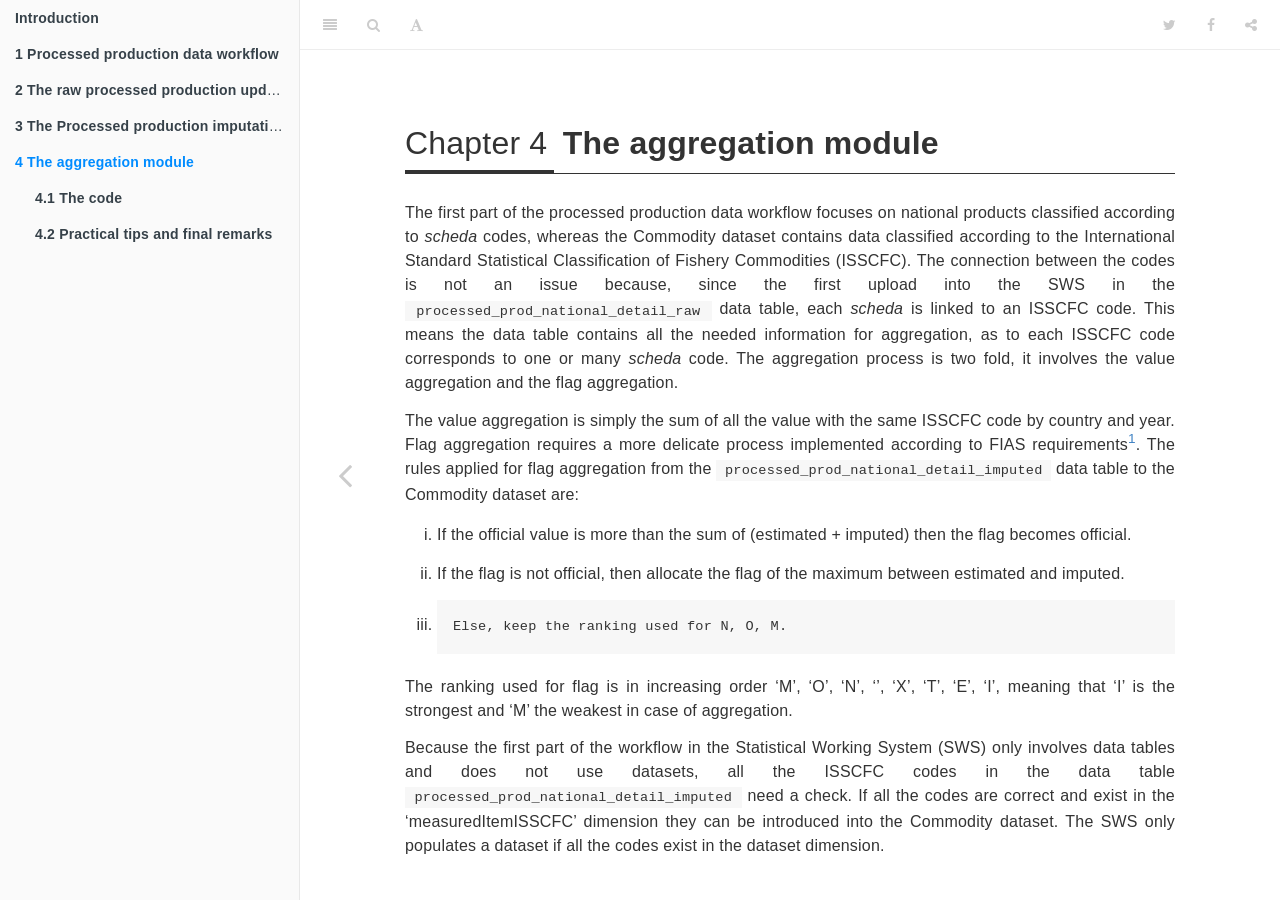
<file: docs/Aggregation.html>
<!DOCTYPE html>
<html >

<head>

  <meta charset="UTF-8">
  <meta http-equiv="X-UA-Compatible" content="IE=edge">
  <title>Migration of Fishery processed production Statistical Processes into the SWS</title>
  <meta content="text/html; charset=UTF-8" http-equiv="Content-Type">
  <meta name="description" content="This online book describes the migration of the statistical processes performed by the FAO Fisheries and Aquaculture Department into the Corporate Statistical Working System (SWS) for processed produciton data.">
  <meta name="generator" content="bookdown 0.3 and GitBook 2.6.7">

  <meta property="og:title" content="Migration of Fishery processed production Statistical Processes into the SWS" />
  <meta property="og:type" content="book" />
  
  
  <meta property="og:description" content="This online book describes the migration of the statistical processes performed by the FAO Fisheries and Aquaculture Department into the Corporate Statistical Working System (SWS) for processed produciton data." />
  

  <meta name="twitter:card" content="summary" />
  <meta name="twitter:title" content="Migration of Fishery processed production Statistical Processes into the SWS" />
  
  <meta name="twitter:description" content="This online book describes the migration of the statistical processes performed by the FAO Fisheries and Aquaculture Department into the Corporate Statistical Working System (SWS) for processed produciton data." />
  

<meta name="author" content="Charlotte Taglioni (Statistician, ESSD - Methodological Innovation Team)">


<meta name="date" content="2020-10-21">

  <meta name="viewport" content="width=device-width, initial-scale=1">
  <meta name="apple-mobile-web-app-capable" content="yes">
  <meta name="apple-mobile-web-app-status-bar-style" content="black">
  
  
<link rel="prev" href="ProcProdcode.html">


<script src="libs/jquery-2.2.3/jquery.min.js"></script>
<link href="libs/gitbook-2.6.7/css/style.css" rel="stylesheet" />
<link href="libs/gitbook-2.6.7/css/plugin-bookdown.css" rel="stylesheet" />
<link href="libs/gitbook-2.6.7/css/plugin-highlight.css" rel="stylesheet" />
<link href="libs/gitbook-2.6.7/css/plugin-search.css" rel="stylesheet" />
<link href="libs/gitbook-2.6.7/css/plugin-fontsettings.css" rel="stylesheet" />










<link rel="stylesheet" href="ess.css" type="text/css" />
</head>

<body>


  <div class="book without-animation with-summary font-size-2 font-family-1" data-basepath=".">

    <div class="book-summary">
      <nav role="navigation">

<ul class="summary">
<li><a href="index.html#introduction"><strong>Introduction</strong></a></li>
<li class="chapter" data-level="1" data-path="ProcProd.html"><a href="ProcProd.html"><i class="fa fa-check"></i><b>1</b> <strong>Processed production data workflow</strong></a></li>
<li class="chapter" data-level="2" data-path="Rawcode.html"><a href="Rawcode.html"><i class="fa fa-check"></i><b>2</b> <strong>The raw processed production update R code</strong></a></li>
<li class="chapter" data-level="3" data-path="ProcProdcode.html"><a href="ProcProdcode.html"><i class="fa fa-check"></i><b>3</b> <strong>The Processed production imputation Shiny R code</strong></a></li>
<li class="chapter" data-level="4" data-path="Aggregation.html"><a href="Aggregation.html"><i class="fa fa-check"></i><b>4</b> <strong>The aggregation module</strong></a><ul>
<li class="chapter" data-level="4.1" data-path="Aggregation.html"><a href="Aggregation.html#the-code"><i class="fa fa-check"></i><b>4.1</b> <strong>The code</strong></a></li>
<li class="chapter" data-level="4.2" data-path="Aggregation.html"><a href="Aggregation.html#practical-tips-and-final-remarks"><i class="fa fa-check"></i><b>4.2</b> <strong>Practical tips and final remarks</strong></a></li>
</ul></li>
</ul>

      </nav>
    </div>

    <div class="book-body">
      <div class="body-inner">
        <div class="book-header" role="navigation">
          <h1>
            <i class="fa fa-circle-o-notch fa-spin"></i><a href="./">Migration of Fishery processed production Statistical Processes into the SWS</a>
          </h1>
        </div>

        <div class="page-wrapper" tabindex="-1" role="main">
          <div class="page-inner">

            <section class="normal" id="section-">
<div id="Aggregation" class="section level1">
<h1><span class="header-section-number">Chapter 4</span> <strong>The aggregation module</strong></h1>
<p>The first part of the processed production data workflow focuses on national products classified according to <em>scheda</em> codes, whereas the Commodity dataset contains data classified according to the International Standard Statistical Classification of Fishery Commodities (ISSCFC). The connection between the codes is not an issue because, since the first upload into the SWS in the <code>processed_prod_national_detail_raw</code> data table, each <em>scheda</em> is linked to an ISSCFC code. This means the data table contains all the needed information for aggregation, as to each ISSCFC code corresponds to one or many <em>scheda</em> code. The aggregation process is two fold, it involves the value aggregation and the flag aggregation.</p>
<p>The value aggregation is simply the sum of all the value with the same ISSCFC code by country and year. Flag aggregation requires a more delicate process implemented according to FIAS requirements<a href="#fn1" class="footnoteRef" id="fnref1"><sup>1</sup></a>. The rules applied for flag aggregation from the <code>processed_prod_national_detail_imputed</code> data table to the Commodity dataset are:</p>
<ol style="list-style-type: lower-roman">
<li><p>If the official value is more than the sum of (estimated + imputed) then the flag becomes official.</p></li>
<li><p>If the flag is not official, then allocate the flag of the maximum between estimated and imputed.</p></li>
<li><pre><code>Else, keep the ranking used for N, O, M.</code></pre></li>
</ol>
<p>The ranking used for flag is in increasing order ‘M’, ‘O’, ‘N’, ‘’, ‘X’, ‘T’, ‘E’, ‘I’, meaning that ‘I’ is the strongest and ‘M’ the weakest in case of aggregation.</p>
<p>Because the first part of the workflow in the Statistical Working System (SWS) only involves data tables and does not use datasets, all the ISSCFC codes in the data table <code>processed_prod_national_detail_imputed</code> need a check. If all the codes are correct and exist in the ‘measuredItemISSCFC’ dimension they can be introduced into the Commodity dataset. The SWS only populates a dataset if all the codes exist in the dataset dimension.</p>
<div id="the-code" class="section level2">
<h2><span class="header-section-number">4.1</span> <strong>The code</strong></h2>
<p>The aggregation plugin ‘<code>fi_ProcProd2CommodityDB</code>’ can be applied to a session or to the whole dataset. The parameters at the beginning of the process enable the user to choose between session country(ies) or all countries and between session years or all years.</p>
<pre><code>##&#39; # National processed production aggregation process for the Fishery commodity database
##&#39;
##&#39; **Author: Charlotte Taglioni**
##&#39;
##&#39; **Description:**
##&#39;
##&#39; This module is designed to aggregate processed production
##&#39; products classified at national level into the ISSCFC.
##&#39; 
##&#39; **Inputs:**
##&#39;
##&#39; * Processed prodution datable: processed_prod_national_detail_imputed


## Load the library
suppressMessages({
  library(faosws)
#  library(faoswsUtil)
  library(data.table)
})

# Token QA
if(CheckDebug()){
  
  library(faoswsModules)
  SETTINGS = ReadSettings(&quot;sws.yml&quot;)
  
  ## If you&#39;re not on the system, your settings will overwrite any others
  R_SWS_SHARE_PATH = SETTINGS[[&quot;share&quot;]]
  
  ## Define where your certificates are stored
  SetClientFiles(SETTINGS[[&quot;certdir&quot;]])
  
  ## Get session information from SWS. Token must be obtained from web interface
  GetTestEnvironment(baseUrl = SETTINGS[[&quot;server&quot;]],
                     token = SETTINGS[[&quot;token&quot;]])
  
}

#-- Parameters ----

dataInterest &lt;- swsContext.computationParams$dataInterest
yearInterest &lt;- swsContext.computationParams$yearInterest

if(is.null(dataInterest) | is.na(dataInterest)){
  stop(&#39;Please choose the data of interest.&#39;)
}

if(is.null(yearInterest) | is.na(yearInterest)){
  stop(&#39;Please choose the year(s) of interest.&#39;)
}

#-- Processed production loading ----

if(dataInterest == &#39;Selected country/ies and year(s)&#39; &amp; yearInterest == &#39;session&#39;){
# country &lt;- swsContext.computationParams$country
# start and end year for standardization come from user parameters
country &lt;- paste(&quot;&#39;&quot;,swsContext.datasets[[1]]@dimensions$geographicAreaM49_fi@keys, collapse = &quot;,&quot;, &quot;&#39;&quot;)
country &lt;- gsub(&quot; &quot;, &quot;&quot;, country)
yearVals &lt;- swsContext.datasets[[1]]@dimensions$timePointYears@keys
where &lt;- paste(&quot;geographicaream49_fi in (&quot;, country, &quot;)&quot;, sep = &quot;&quot;)
procprod &lt;- ReadDatatable(&#39;processed_prod_national_detail_imputed&#39;, where = where)
procprod &lt;- procprod[timepointyears %in% as.character(yearVals), ]

} else if(dataInterest == &#39;All countries&#39; &amp; yearInterest == &#39;session&#39;){
  
  yearVals &lt;- swsContext.datasets[[1]]@dimensions$timePointYears@keys
  procprod &lt;- ReadDatatable(&#39;processed_prod_national_detail_imputed&#39;)
  procprod &lt;- procprod[timepointyears %in% as.character(yearVals), ]
  
}else if(dataInterest == &#39;Selected country and years&#39; &amp; yearInterest == &#39;all&#39;){
  
  country &lt;- paste(&quot;&#39;&quot;,swsContext.datasets[[1]]@dimensions$geographicAreaM49_fi@keys, collapse = &quot;,&quot;, &quot;&#39;&quot;)
  country &lt;- gsub(&quot; &quot;, &quot;&quot;, country)
  where &lt;- paste(&quot;geographicaream49_fi in (&quot;, country, &quot;)&quot;, sep = &quot;&quot;)
  procprod &lt;- ReadDatatable(&#39;processed_prod_national_detail_imputed&#39;, where = where)
  
} else {
  
  procprod &lt;- ReadDatatable(&#39;processed_prod_national_detail_imputed&#39;)
  
}


# Delete unnecessary columns
procprod &lt;- procprod[ , c(&quot;nationalquantity&quot;, &quot;nationalquantityunit&quot;,
                          &quot;id_isscfc&quot;, &quot;nationalcode&quot;, &quot;nationaldescription&quot;, &quot;remarks&quot;, 
                          &quot;id_nationalcode&quot;, &quot;measureditemnational&quot;) := NULL]

# set names according to the commodity dataset
setnames(procprod, c(&quot;geographicaream49_fi&quot;, &quot;measuredelement&quot;, &quot;timepointyears&quot;,
                     &quot;measureditemisscfc&quot;, &quot;quantitymt&quot;, &quot;flagobservationstatus&quot;,
                     &quot;flagmethod&quot;, &quot;approach&quot;), 
         c(&quot;geographicAreaM49_fi&quot;, &quot;measuredElement&quot;, &quot;timePointYears&quot;,
           &quot;measuredItemISSCFC&quot;, &quot;Value&quot;, &quot;flagObservationStatus&quot;,
           &quot;flagMethod&quot;, &quot;approach&quot;))

message(&#39;fi_ProcProd2CommodityDB: Processed production datat loaded&#39;)</code></pre>
<p>Once the parameters have been selected and the data loaded, all the columns that do not correspond to a dimension of the Commodity dataset are dropped. The ISSCFC codes check is performed and data aggregation process starts.</p>
<pre><code># Take columns of interest
dataFile &lt;- procprod[ , .(geographicAreaM49_fi, measuredElement, timePointYears, 
                          measuredItemISSCFC, Value, flagObservationStatus, flagMethod)]

# Get the dimension 
isscfc &lt;- GetCodeList(domain = &#39;FisheriesCommodities&#39;, dataset = &#39;commodities_total&#39;,
                      dimension = &#39;measuredItemISSCFC&#39;)[ , code]

# Check all ISSCFC codes belong to the dimension &#39;measuredItemISSCFC&#39;
if(!all(dataFile$measuredItemISSCFC %in% isscfc)){
  stop(paste0(&#39;Code(s):&#39;, dataFile[!measuredItemISSCFC %in% isscfc], &#39;do(es) not belong to the measuredItemISSCFC dimension.&#39;))
}

dataFile$Value &lt;- as.numeric(dataFile$Value)</code></pre>
<p>Data values are aggregated first according to country, element, year, ISSCFC and flag (<code>dataFilebyflag</code>) and then without considering flags and assigning by default the strongest flag (<code>dataFilebyISSCFC</code>).</p>
<pre><code># Take all values by flag to impute the right observetion flag
dataFilebyflag &lt;- dataFile[ , list(Value = sum(Value, na.rm = TRUE)), by = c(&quot;geographicAreaM49_fi&quot;, &quot;measuredElement&quot;, 
                                                                             &quot;timePointYears&quot;, &quot;measuredItemISSCFC&quot;, 
                                                                             &quot;flagObservationStatus&quot;)]

dataFile$flagObservationStatus &lt;- ifelse(is.na(dataFile$flagObservationStatus), &#39; &#39;, dataFile$flagObservationStatus)
dataFile$flagObservationStatus &lt;- factor(dataFile$flagObservationStatus, 
                                         levels = c(&#39;M&#39;, &#39;O&#39;, &#39;N&#39;, &#39; &#39;, &#39;X&#39;, &#39;T&#39;, &#39;E&#39;, &#39;I&#39;), 
                                         ordered = TRUE)

# Calculate total value by ISSCFC
dataFilebyISSCFC &lt;- dataFile[ , list(Value = sum(Value, na.rm = TRUE),
                                     flagObservationStatus = max(flagObservationStatus)), by = c(&quot;geographicAreaM49_fi&quot;, &quot;measuredElement&quot;, 
                                                                               &quot;timePointYears&quot;, &quot;measuredItemISSCFC&quot;)]
dataFilebyISSCFC[is.na(flagObservationStatus) , flagObservationStatus := &#39; &#39;]

# Compare data by ISSCFC and Flags with data only by ISSCFC
mergedFile &lt;- merge(dataFilebyflag, dataFilebyISSCFC, by = c(&quot;geographicAreaM49_fi&quot;, &quot;measuredElement&quot;, 
                                             &quot;timePointYears&quot;, &quot;measuredItemISSCFC&quot;),
      suffixes = c(&quot;_byflag&quot;, &quot;_total&quot;), all=TRUE)</code></pre>
<p>The comparison between the two aggregations is based on the ratio between the value aggregated by flag and the value aggregated only by ISSCFC. If the ratio is higher than <span class="math inline">\(50\%\)</span>, the flag corresponding to the higher value is assigned, replacing the previous one assigned according to the defined order. The flag method assigned by default is ‘-’; if the value is official (flagObservationStatus = ‘’) then the method flag is a sum ’s’ as it should be since they are values resulting from an aggregation; if the value was estimated (flagObservationStatus = ‘E’) the method flag is ‘f’; if the value is missing (flagObservationStatus = ‘O’ or ‘M’) then the method flag is kept as ‘-’.</p>
<pre><code># Calculate ratio
mergedFile[ , ratio := Value_byflag/Value_total]
mergedFile[ , ratiocheck := sum(ratio, na.rm = TRUE), by = c(&quot;geographicAreaM49_fi&quot;, &quot;measuredElement&quot;, 
                                                             &quot;timePointYears&quot;, &quot;measuredItemISSCFC&quot;)]
all(mergedFile$ratiocheck %in% c(0,1))

# If ratio over 0.5 then flag is the flag having more than 50% of data, other wise is the normal hierarchy that wins
mergedFile[!is.na(ratio) &amp; ratio &gt; 0.5 &amp; flagObservationStatus_total != flagObservationStatus_byflag, flagObservationStatus_total := flagObservationStatus_byflag]

# flag method assigned consequently, i.e. flag combinations are: ( , -), (E, f), (O, -) or (M, -)
mergedFile[ , flagMethod := &#39;-&#39;]
mergedFile[flagObservationStatus_total == &#39; &#39;, flagMethod := &#39;s&#39;]
mergedFile[flagObservationStatus_total == &#39;E&#39;, flagMethod := &#39;f&#39;]
mergedFile[flagObservationStatus_total %in% c(&#39;O&#39;, &#39;M&#39;), flagMethod := &#39;-&#39;]</code></pre>
<p>Data are eventually prepared to fit the Commodity dataset requirements along with metadata. Metadata collect the information contained in the ‘approach’ column of the data table so that, even in the Commodity dataset, the user has information about how the data have been estimated.</p>
<pre><code># Data reshape
mergedFile[ , c(&quot;flagObservationStatus_byflag&quot;, &quot;Value_byflag&quot;, &quot;ratio&quot;, &quot;ratiocheck&quot;) := NULL]
setnames(mergedFile, c(&quot;Value_total&quot;, &quot;flagObservationStatus_total&quot;), c(&quot;Value&quot;, &quot;flagObservationStatus&quot;))
mergedFile$flagObservationStatus &lt;- as.character(mergedFile$flagObservationStatus)
mergedFile[flagObservationStatus == &quot; &quot;, flagObservationStatus := &quot;&quot;]
setkey(mergedFile, geographicAreaM49_fi, measuredElement, timePointYears, measuredItemISSCFC, Value, flagObservationStatus)

# File to save ready
data2save &lt;- mergedFile[!duplicated(mergedFile)]
message(&#39;fi_ProcProd2CommodityDB: Data ready.&#39;)

#-- Metadata ----

# Approach used goes in the metadata
metadataFile &lt;- procprod[ , .(geographicAreaM49_fi, measuredElement, timePointYears, 
                              measuredItemISSCFC, approach)]
setkey(metadataFile)
metadataFile &lt;- unique(metadataFile)

# Message
metadataFilePresent &lt;- metadataFile[!is.na(approach) , list(approach = paste(approach, collapse = &#39;, &#39;)),
                                     by = c(&quot;geographicAreaM49_fi&quot;, &quot;measuredElement&quot;,
                                            &quot;timePointYears&quot;,&quot;measuredItemISSCFC&quot;)]
setnames(metadataFilePresent, &#39;approach&#39;, &#39;Metadata_Value&#39;)

# Metadata structure
metadata2save &lt;- metadataFilePresent[, `:=` (Metadata = &#39;GENERAL&#39;,
                                       Metadata_Element = &#39;COMMENT&#39;,
                                       Metadata_Language = &#39;en&#39;)]

message(&#39;fi_ProcProd2CommodityDB: Metadata ready.&#39;)

save &lt;- SaveData(domain = &quot;FisheriesCommodities&quot;, dataset = &#39;commodities_total&#39;, 
                 data = data2save, metadata = metadata2save, waitTimeout = 100000)

paste0(&quot;ISSCFC commodity aggregation completed successfully!!! &quot;,
       save$inserted, &quot; observations written, &quot;,
       save$ignored, &quot; weren&#39;t updated, &quot;,
       save$discarded, &quot; had problems.&quot;)

## Initiate email
from = &quot;sws@fao.org&quot;
to = swsContext.userEmail
subject = &quot;Commodity dataset aggregation&quot;
body = paste0(&quot;Data have been properly aggrergated from the source datatable. There have been: &quot;, 
              save$inserted, &quot; observations written, &quot;,
              save$ignored, &quot; weren&#39;t updated, &quot;,
              save$discarded, &quot; had problems.&quot;)


sendmail(from = from, to = to, subject = subject, msg = body)

paste0(&quot;ISSCFC commodity aggregation completed successfully!!! &quot;,
       save$inserted, &quot; observations written, &quot;,
       save$ignored, &quot; weren&#39;t updated, &quot;,
       save$discarded, &quot; had problems. 
       Plugin has sent an email to &quot;, swsContext.userEmail)
</code></pre>
<p>The last part of the plugin sends an email to the user and reporting the number of values written, updated or discarded in the Commodity dataset.</p>
</div>
<div id="practical-tips-and-final-remarks" class="section level2">
<h2><span class="header-section-number">4.2</span> <strong>Practical tips and final remarks</strong></h2>
<p>The first step is the Commodity dataset query figures <a href="Aggregation.html#fig:query">4.1</a> and <a href="Aggregation.html#fig:query2">4.2</a>.</p>
<div class="figure"><span id="fig:query"></span>
<img src="img/query.PNG" alt=" Commodity dataset query." width="100%" />
<p class="caption">
Figure 4.1:  Commodity dataset query.
</p>
</div>
<div class="figure"><span id="fig:query2"></span>
<img src="img/query2.PNG" alt=" Commodity dataset query. Choosing dataset and dimensions" width="100%" />
<p class="caption">
Figure 4.2:  Commodity dataset query. Choosing dataset and dimensions
</p>
</div>
<p>Once the session is open the plugin can be run selecting the ‘Run plugin button’ (figure <a href="Aggregation.html#fig:run">4.3</a>), choosing the ‘fi_ProcProd2CommodityDB’ plugin (figure <a href="Aggregation.html#fig:plugin">4.4</a>) and selecting the parameters (figure <a href="Aggregation.html#fig:parameters">4.5</a>)</p>
<div class="figure"><span id="fig:run"></span>
<img src="img/run.PNG" alt=" Run plugin" width="100%" />
<p class="caption">
Figure 4.3:  Run plugin
</p>
</div>
<div class="figure"><span id="fig:plugin"></span>
<img src="img/plugin.PNG" alt=" Selecting the fi_ProcProd2CommodityDB plugin." width="100%" />
<p class="caption">
Figure 4.4:  Selecting the fi_ProcProd2CommodityDB plugin.
</p>
</div>
<div class="figure"><span id="fig:parameters"></span>
<img src="img/parameters.png" alt=" Selecting parameters and running the plugin." width="100%" />
<p class="caption">
Figure 4.5:  Selecting parameters and running the plugin.
</p>
</div>
<p>After the plugin has run data have to be saved (‘Save to dataset’ button) and the Commodity dataset is complete with both processed production and trade data (the workflow requires trade data to be validated, aggregated and saved into the Commodity dataset before starting the processed production data process). Once the processed production data have been aggregated and saved into the Commodity dataset the process is complete and all the data are ready for use.</p>

</div>
</div>






<div class="footnotes">
<hr />
<ol start="1">
<li id="fn1"><p>Email of August 8, 2019<a href="Aggregation.html#fnref1">↩</a></p></li>
</ol>
</div>
            </section>

          </div>
        </div>
      </div>
<a href="ProcProdcode.html" class="navigation navigation-prev navigation-unique" aria-label="Previous page"><i class="fa fa-angle-left"></i></a>


<script src="libs/gitbook-2.6.7/js/app.min.js"></script>
<script src="libs/gitbook-2.6.7/js/lunr.js"></script>
<script src="libs/gitbook-2.6.7/js/plugin-search.js"></script>
<script src="libs/gitbook-2.6.7/js/plugin-sharing.js"></script>
<script src="libs/gitbook-2.6.7/js/plugin-fontsettings.js"></script>
<script src="libs/gitbook-2.6.7/js/plugin-bookdown.js"></script>
<script src="libs/gitbook-2.6.7/js/jquery.highlight.js"></script>
<script>
require(["gitbook"], function(gitbook) {
gitbook.start({
"sharing": {
"github": false,
"facebook": true,
"twitter": true,
"google": false,
"weibo": false,
"instapper": false,
"vk": false,
"all": ["facebook", "google", "twitter", "weibo", "instapaper"]
},
"fontsettings": {
"theme": "white",
"family": "sans",
"size": 2
},
"edit": {
"link": null,
"text": null
},
"download": null,
"toc": {
"collapse": "subsection"
}
});
});
</script>

<!-- dynamically load mathjax for compatibility with self-contained -->
<script>
  (function () {
    var script = document.createElement("script");
    script.type = "text/javascript";
    script.src  = "https://cdn.mathjax.org/mathjax/latest/MathJax.js?config=TeX-AMS-MML_HTMLorMML";
    if (location.protocol !== "file:" && /^https?:/.test(script.src))
      script.src  = script.src.replace(/^https?:/, '');
    document.getElementsByTagName("head")[0].appendChild(script);
  })();
</script>
</body>

</html>
</file>
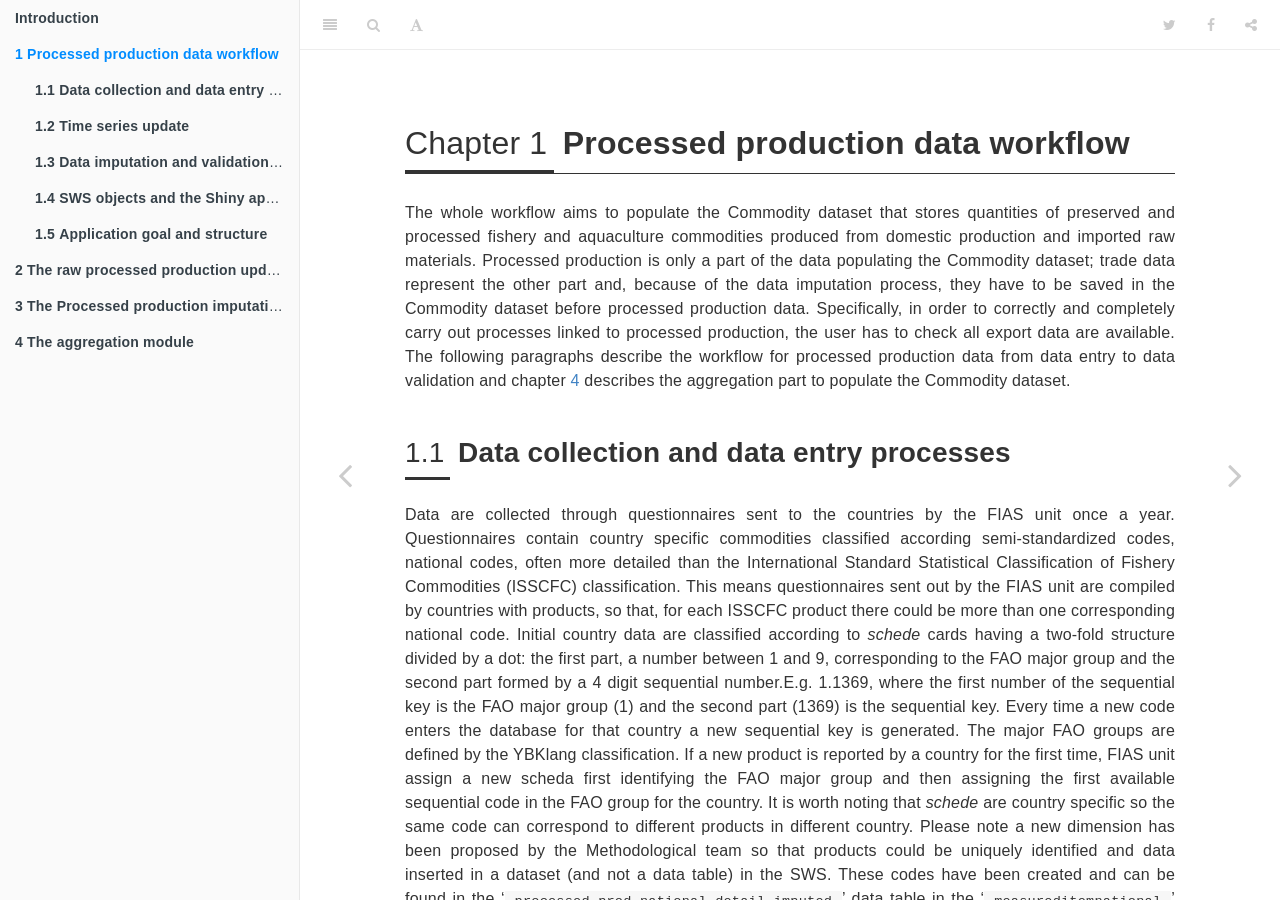
<file: docs/ProcProd.html>
<!DOCTYPE html>
<html >

<head>

  <meta charset="UTF-8">
  <meta http-equiv="X-UA-Compatible" content="IE=edge">
  <title>Migration of Fishery processed production Statistical Processes into the SWS</title>
  <meta content="text/html; charset=UTF-8" http-equiv="Content-Type">
  <meta name="description" content="This online book describes the migration of the statistical processes performed by the FAO Fisheries and Aquaculture Department into the Corporate Statistical Working System (SWS) for processed produciton data.">
  <meta name="generator" content="bookdown 0.3 and GitBook 2.6.7">

  <meta property="og:title" content="Migration of Fishery processed production Statistical Processes into the SWS" />
  <meta property="og:type" content="book" />
  
  
  <meta property="og:description" content="This online book describes the migration of the statistical processes performed by the FAO Fisheries and Aquaculture Department into the Corporate Statistical Working System (SWS) for processed produciton data." />
  

  <meta name="twitter:card" content="summary" />
  <meta name="twitter:title" content="Migration of Fishery processed production Statistical Processes into the SWS" />
  
  <meta name="twitter:description" content="This online book describes the migration of the statistical processes performed by the FAO Fisheries and Aquaculture Department into the Corporate Statistical Working System (SWS) for processed produciton data." />
  

<meta name="author" content="Charlotte Taglioni (Statistician, ESSD - Methodological Innovation Team)">


<meta name="date" content="2020-10-21">

  <meta name="viewport" content="width=device-width, initial-scale=1">
  <meta name="apple-mobile-web-app-capable" content="yes">
  <meta name="apple-mobile-web-app-status-bar-style" content="black">
  
  
<link rel="prev" href="index.html">
<link rel="next" href="Rawcode.html">

<script src="libs/jquery-2.2.3/jquery.min.js"></script>
<link href="libs/gitbook-2.6.7/css/style.css" rel="stylesheet" />
<link href="libs/gitbook-2.6.7/css/plugin-bookdown.css" rel="stylesheet" />
<link href="libs/gitbook-2.6.7/css/plugin-highlight.css" rel="stylesheet" />
<link href="libs/gitbook-2.6.7/css/plugin-search.css" rel="stylesheet" />
<link href="libs/gitbook-2.6.7/css/plugin-fontsettings.css" rel="stylesheet" />










<link rel="stylesheet" href="ess.css" type="text/css" />
</head>

<body>


  <div class="book without-animation with-summary font-size-2 font-family-1" data-basepath=".">

    <div class="book-summary">
      <nav role="navigation">

<ul class="summary">
<li><a href="index.html#introduction"><strong>Introduction</strong></a></li>
<li class="chapter" data-level="1" data-path="ProcProd.html"><a href="ProcProd.html"><i class="fa fa-check"></i><b>1</b> <strong>Processed production data workflow</strong></a><ul>
<li class="chapter" data-level="1.1" data-path="ProcProd.html"><a href="ProcProd.html#data-collection-and-data-entry-processes"><i class="fa fa-check"></i><b>1.1</b> <strong>Data collection and data entry processes</strong></a></li>
<li class="chapter" data-level="1.2" data-path="ProcProd.html"><a href="ProcProd.html#time-series-update"><i class="fa fa-check"></i><b>1.2</b> <strong>Time series update </strong></a></li>
<li class="chapter" data-level="1.3" data-path="ProcProd.html"><a href="ProcProd.html#shiny"><i class="fa fa-check"></i><b>1.3</b> <strong>Data imputation and validation processes</strong></a><ul>
<li class="chapter" data-level="1.3.1" data-path="ProcProd.html"><a href="ProcProd.html#export-approach"><i class="fa fa-check"></i><b>1.3.1</b> Export approach</a></li>
<li class="chapter" data-level="1.3.2" data-path="ProcProd.html"><a href="ProcProd.html#primary-production-approach"><i class="fa fa-check"></i><b>1.3.2</b> Primary production approach</a></li>
<li class="chapter" data-level="1.3.3" data-path="ProcProd.html"><a href="ProcProd.html#ensemble-method-approach"><i class="fa fa-check"></i><b>1.3.3</b> Ensemble method approach</a></li>
</ul></li>
<li class="chapter" data-level="1.4" data-path="ProcProd.html"><a href="ProcProd.html#sws-objects-and-the-shiny-application"><i class="fa fa-check"></i><b>1.4</b> <strong>SWS objects and the Shiny application</strong></a><ul>
<li class="chapter" data-level="1.4.1" data-path="ProcProd.html"><a href="ProcProd.html#datatables"><i class="fa fa-check"></i><b>1.4.1</b> Datatables</a></li>
</ul></li>
<li class="chapter" data-level="1.5" data-path="ProcProd.html"><a href="ProcProd.html#application-goal-and-structure"><i class="fa fa-check"></i><b>1.5</b> <strong>Application goal and structure</strong></a><ul>
<li class="chapter" data-level="1.5.1" data-path="ProcProd.html"><a href="ProcProd.html#national-mapping-tab"><i class="fa fa-check"></i><b>1.5.1</b> National mapping tab</a></li>
<li class="chapter" data-level="1.5.2" data-path="ProcProd.html"><a href="ProcProd.html#export-approach-tab"><i class="fa fa-check"></i><b>1.5.2</b> Export approach tab</a></li>
<li class="chapter" data-level="1.5.3" data-path="ProcProd.html"><a href="ProcProd.html#primary-prod.-approach-tab"><i class="fa fa-check"></i><b>1.5.3</b> Primary Prod. approach tab</a></li>
<li class="chapter" data-level="1.5.4" data-path="ProcProd.html"><a href="ProcProd.html#summary-and-check-mappings-tabs"><i class="fa fa-check"></i><b>1.5.4</b> Summary and check mappings tabs</a></li>
</ul></li>
</ul></li>
<li class="chapter" data-level="2" data-path="Rawcode.html"><a href="Rawcode.html"><i class="fa fa-check"></i><b>2</b> <strong>The raw processed production update R code</strong></a></li>
<li class="chapter" data-level="3" data-path="ProcProdcode.html"><a href="ProcProdcode.html"><i class="fa fa-check"></i><b>3</b> <strong>The Processed production imputation Shiny R code</strong></a></li>
<li class="chapter" data-level="4" data-path="Aggregation.html"><a href="Aggregation.html"><i class="fa fa-check"></i><b>4</b> <strong>The aggregation module</strong></a></li>
</ul>

      </nav>
    </div>

    <div class="book-body">
      <div class="body-inner">
        <div class="book-header" role="navigation">
          <h1>
            <i class="fa fa-circle-o-notch fa-spin"></i><a href="./">Migration of Fishery processed production Statistical Processes into the SWS</a>
          </h1>
        </div>

        <div class="page-wrapper" tabindex="-1" role="main">
          <div class="page-inner">

            <section class="normal" id="section-">
<div id="ProcProd" class="section level1">
<h1><span class="header-section-number">Chapter 1</span> <strong>Processed production data workflow</strong></h1>
<p>The whole workflow aims to populate the Commodity dataset that stores quantities of preserved and processed fishery and aquaculture commodities produced from domestic production and imported raw materials. Processed production is only a part of the data populating the Commodity dataset; trade data represent the other part and, because of the data imputation process, they have to be saved in the Commodity dataset before processed production data. Specifically, in order to correctly and completely carry out processes linked to processed production, the user has to check all export data are available. The following paragraphs describe the workflow for processed production data from data entry to data validation and chapter <a href="Aggregation.html#Aggregation">4</a> describes the aggregation part to populate the Commodity dataset.</p>
<div id="data-collection-and-data-entry-processes" class="section level2">
<h2><span class="header-section-number">1.1</span> <strong>Data collection and data entry processes</strong></h2>
<p>Data are collected through questionnaires sent to the countries by the FIAS unit once a year. Questionnaires contain country specific commodities classified according semi-standardized codes, national codes, often more detailed than the International Standard Statistical Classification of Fishery Commodities (ISSCFC) classification. This means questionnaires sent out by the FIAS unit are compiled by countries with products, so that, for each ISSCFC product there could be more than one corresponding national code. Initial country data are classified according to <em>schede</em> cards having a two-fold structure divided by a dot: the first part, a number between 1 and 9, corresponding to the FAO major group and the second part formed by a 4 digit sequential number.E.g. 1.1369, where the first number of the sequential key is the FAO major group (1) and the second part (1369) is the sequential key. Every time a new code enters the database for that country a new sequential key is generated. The major FAO groups are defined by the YBKlang classification. If a new product is reported by a country for the first time, FIAS unit assign a new scheda first identifying the FAO major group and then assigning the first available sequential code in the FAO group for the country. It is worth noting that <em>schede</em> are country specific so the same code can correspond to different products in different country. Please note a new dimension has been proposed by the Methodological team so that products could be uniquely identified and data inserted in a dataset (and not a data table) in the SWS. These codes have been created and can be found in the ‘<code>processed_prod_national_detail_imputed</code>’ data table in the ‘<code>measureditemnational</code>’ column. This new dimension would avoid errors and inconsistencies that are more difficult to spot in a data table.</p>
<p>Once the questionnaires have been collected and <em>schede</em> assigned to all products, processed production data are gathered and uploaded into the Statistical Working System (SWS) in the ‘<code>processed_prod_national_detail_quest</code>’ data table. Figure <a href="ProcProd.html#fig:preWF">1.1</a> show the process performed by FIAS unit from the questionnaire receipt until the upload in the SWS. The data are first received by FIAS unit, the missing <em>schede</em> are assigned and data uploaded into the SWS.</p>
<div class="figure"><span id="fig:preWF"></span>
<img src="img/PrProdQuest.png" alt=" Workflow from data colletion to data entry on SWS." width="100%" />
<p class="caption">
Figure 1.1:  Workflow from data colletion to data entry on SWS.
</p>
</div>
</div>
<div id="time-series-update" class="section level2">
<h2><span class="header-section-number">1.2</span> <strong>Time series update </strong></h2>
<p>The methodology developed for processed production data imputation and validation results from a close cooperation between the FIAS unit and the ESS methodological team.</p>
<p>The main tool developed for this part of the workflow is a Shiny application but, before that, an additional control step has been introduced to updated the raw datatable.</p>
<p>The datatable ‘<code>processed_prod_national_detail_quest</code>’ is where the data from the questionnaires are stored; datatable ‘<code>processed_prod_national_detail_raw</code>’ is where the last round of data has been stored and where the shiny app pulls data from to start the imputation and validation process. Therefore, the raw datatable is to be updated every year with new questionnaire data. Conversely from datasets, datatables do not have data history in SWS, so it is important that data coming from questionnaires do not directly overwrite raw data without any warning to the technical unit. To obviate this inconvenient, a third datatable has been created where the user can check discrepancies between the quest and the raw datatable. In figure <a href="ProcProd.html#fig:compareflow">1.2</a> the proposed workflow is represented</p>
<div class="figure"><span id="fig:compareflow"></span>
<img src="img/compareFlow.png" alt=" Workflow from questionnaire data to raw data SWS." width="100%" />
<p class="caption">
Figure 1.2:  Workflow from questionnaire data to raw data SWS.
</p>
</div>
<p>The workflow proposed in figure <a href="ProcProd.html#fig:compareflow">1.2</a> has three main steps: 1. Run of the first plugin (<code>fi_comparison_quest_raw</code>) on the comparison datatable (‘<code>processed_prod_national_detail_compare</code>’) to compare data. 2. Manual choice and validation of data to update or not. 3. Run the second plugin (‘<code>fi_update_raw_dt</code>’) on the raw datatatable (‘<code>processed_prod_national_detail_raw</code>’) to consciously update the datatable. Both plugin can be run on the whole datatable or only for one country depending on the user need.</p>
<p>The name of the first plugin to run is ‘<em>fi_comparison_quest_raw</em>’. The user can select the plugin from the compare datatable, choose the requested parameters and run the plugin. The process is described in figures <a href="ProcProd.html#fig:selectdt">1.3</a>, <a href="ProcProd.html#fig:pluginCompare1">1.4</a>, <a href="ProcProd.html#fig:pluginCompare2">1.5</a> and <a href="ProcProd.html#fig:pluginCompare3">1.6</a>.</p>
<div class="figure"><span id="fig:selectdt"></span>
<img src="img/selectdt.PNG" alt=" Workflow from questionnaire data to raw data SWS." width="100%" />
<p class="caption">
Figure 1.3:  Workflow from questionnaire data to raw data SWS.
</p>
</div>
<div class="figure"><span id="fig:pluginCompare1"></span>
<img src="img/pluginCompare1.png" alt=" Select the plugin name to run." width="100%" />
<p class="caption">
Figure 1.4:  Select the plugin name to run.
</p>
</div>
<div class="figure"><span id="fig:pluginCompare2"></span>
<img src="img/pluginCompare2.png" alt=" Select if run the plugin on the whole datatable or only on one country." width="100%" />
<p class="caption">
Figure 1.5:  Select if run the plugin on the whole datatable or only on one country.
</p>
</div>
<div class="figure"><span id="fig:pluginCompare3"></span>
<img src="img/pluginCompare3.png" alt=" Select M49 country code (if needed) and run the plugin." width="100%" />
<p class="caption">
Figure 1.6:  Select M49 country code (if needed) and run the plugin.
</p>
</div>
<p>The first step is for the user to select on SWS the datatable ‘<em>processed_prod_national_detail_compare</em>’ in the Fisheries Commodities domain (figure <a href="ProcProd.html#fig:selectdt">1.3</a>). Once the datatable is open, there are three steps to run the plugin. In Figure <a href="ProcProd.html#fig:pluginCompare1">1.4</a> the user selects the ‘<em>fi_comparison_quest_raw</em>’ plugin to run. The plugin has two parameters the user has to set. The first parameter is mandatory and asks the user if the plugin has to run on the whole datatable (all countries) or just on one country (figure <a href="ProcProd.html#fig:pluginCompare2">1.5</a>). The second one asks the M49 code of the chosen countryand it only applies if the plugin has to run on a single country. Figure <a href="ProcProd.html#fig:pluginCompare3">1.6</a> is an example of the plugin running on a single country (Australia). Please note the user has to insert the M49 code of the country he/she wants to compare. If the code is not valid, the plugin will stop. Once the parameters are set, the user can launch the plugin.</p>
<p>The plugin runs quickly and the user can see the results in the ‘<em>processed_prod_national_detail_compare</em>’ datatable. The compare datatable has two columns where the user chooses what data is to keep to overwrite the raw datatable. The data only present in the quest datatable, i.e. new data, are selected by default and the same happens with data only present in the raw datatable (figure <a href="ProcProd.html#fig:NewDataFromQuestionnaire">1.7</a>).</p>
<div class="figure"><span id="fig:NewDataFromQuestionnaire"></span>
<img src="img/NewDataFromQuestionnaire.png" alt=" New data from questionnaire." width="100%" />
<p class="caption">
Figure 1.7:  New data from questionnaire.
</p>
</div>
<div class="figure"><span id="fig:ChangedDataToValidate"></span>
<img src="img/ChangedDataToValidate.png" alt="Conflicting data the user has to review because they differ in the two datatables." width="100%" />
<p class="caption">
Figure 1.8: Conflicting data the user has to review because they differ in the two datatables.
</p>
</div>
<p>Conflicting data (having different values in the quest and raw datatables) are not selected by default and the user has to choose what data to keep (figure <a href="ProcProd.html#fig:ChangedDataToValidate">1.8</a>). The user selects values to keep by checking the cells in the ‘<em>validate_quest</em>’ or ‘<em>validate_raw</em>’ columns respectively if the questionnaire or the raw figure has been chosen. The comparison datatable shows all the columns and flags of both datatables (quest and raw) therefore everything can be verified and possibly modified by the user, e.g. modify the remark field. If none of the validate columns is checked, i.e. ‘validate_quest’ and ‘validate_raw’ are both empty, the data will be ignored and the existing value in the raw datatable does not change. When the user has reviewed the values, the second plugin (‘fi_update_raw_dt’) can run. This plugin is similar to the first one as it requires the same parameters (Type of update and Country). The user selects the plugin from the ‘<em>processed_prod_national_detail_raw</em>’ datatable. Figures <a href="ProcProd.html#fig:pluginUpdate1">1.9</a> <a href="ProcProd.html#fig:pluginUpdate2">1.10</a> shows the workflow.</p>
<div class="figure"><span id="fig:pluginUpdate1"></span>
<img src="img/pluginUpdate1.png" alt=" Datatable selection and plugin selection." width="100%" />
<p class="caption">
Figure 1.9:  Datatable selection and plugin selection.
</p>
</div>
<div class="figure"><span id="fig:pluginUpdate2"></span>
<img src="img/pluginUpdate2.png" alt="Plugin parameter selection example." width="100%" />
<p class="caption">
Figure 1.10: Plugin parameter selection example.
</p>
</div>
<p>When the user launch the plugin, the ‘<em>processed_prod_national_detail_raw</em>’ is updated according to the choice made in the ‘<em>processed_prod_national_detail_compare</em>’ datatable. In both plugins the user receives an email after their correct execution. After the update of the raw datatable the shiny app can properly run and the user can start the imputation and validation.</p>
</div>
<div id="shiny" class="section level2">
<h2><span class="header-section-number">1.3</span> <strong>Data imputation and validation processes</strong></h2>
<p>The developed Shiny application mostly follows the methodology used so far by the FIAS unit with some additional feature. The additional features mainly consist of a more detailed and documented mapping structure between the missing figure and the figures used as proxy, the introduction of a third approach based on a statistical model to impute data, and a process integrated in the SWS.</p>
<p>The two main approaches used, the export approach and the primary production approach, are based, respectively, on export data (stored in the Commodity dataset) and on primary production data (stored in the Global production dataset). Therefore, if data are not available for the chosen imputation year in these datasets then it will not be possible to apply either of the approaches. For this reason the imputation of trade data has to precede the one of processed production data.</p>
<p>The next paragraphs present the three approaches used to impute missing processed production data: <em>export approach</em>, <em>primary production approach</em> and <em>ensemble method approach</em>. In the Shiny application the user can also impute a manual value (<em>manual approach</em>) if none of the aforementioned method was satisfying or available. The method chosen by the user is recorded and stored in the ‘<code>processed_prod_national_detail_imputed</code>’ data table (‘<code>approach</code>’ column). Also the flag depend on the chosen approach.</p>
<p>Once raw data are in the SWS, the process of data checking, imputation and validation begins. These processes are semi-manual and are carried out through a Shiny application that provides the user a user-friendly tool to visualize time series and customize the processes.</p>
<p>The workflow starting from the raw data table until the final entry into the Commodity dataset is shown in figure <a href="ProcProd.html#fig:shinyWF">1.11</a>.</p>
<div class="figure"><span id="fig:shinyWF"></span>
<img src="img/ShinyAppComm.png" alt=" Workflow description of the Shiny application." width="100%" />
<p class="caption">
Figure 1.11:  Workflow description of the Shiny application.
</p>
</div>
<p>The workflow shows two data tables that store values at the national level one for raw data and the other for all the data (imputed and not). Between the data tables a Shiny app allows for data imputation and validation. Once the imputed table is ready data at <em>scheda</em> level are aggregated at ISSCFC level to populate the Commodity dataset.</p>
<div id="export-approach" class="section level3">
<h3><span class="header-section-number">1.3.1</span> Export approach</h3>
<p>When using the export approach the main assumption is that the export of processed products is related to their production. Unless the country imports products to export them (without any transformation), the exported quantities are usually lower than the production, and regularities in the proportion of export quantities can be found for several products. The relationship between production and export of commodities have been identified by a FIAS expert who provided the mapping in the data table ‘<code>isscfc_mapping_export_approach</code>’. Along with the provided mapping, labelled in the data table with ‘Type’ value equal to ‘<em>provided</em>’, those labelled as ‘<em>automatic</em>’ have been automatically generated by an R routine <a href="#fn1" class="footnoteRef" id="fnref1"><sup>1</sup></a>. Automatic mappings have been generated only for countries having provided export mappings. Some of the provided mappings and all of the automatic one are one-to-one mappings, i.e. one export product corresponds to only one production product. In other cases, there are one-to-many mappings, i.e. for a production product there are two or more corresponding export products. The one-to-many mappings exist because, in some cases, export information and export codes are more detailed than the production codes so that, for a same general product classified in the production part, there are several exported products with more detailed descriptions and, therefore, different codes. The mapping has been provided, at ISSCFC level and not at <em>scheda</em> level, i.e. the data imputation level. This does not impact the approach validity as <em>scheda</em> are uniquely linked to one ISSCFC code for one country. and the expert can change the mapping during the imputation process if needed.</p>
<p>After the mapping, the second element to determine for the export approach is the ratio between processed production and export data. The ratio to apply to impute the missing production can either be based on time series or manually imputed. In the first case, the simple average ratio between the processed production and the export is used. The user chooses the time series length for the average calculation and the production is calculated by applying the average ratio to the export quantity. In the second case the user chooses the ratio according to external information and knowledge. For the time series based ratio, let <span class="math inline">\(P_t\)</span> and <span class="math inline">\(E_t\)</span> denote respectively the production and the export volume in year <span class="math inline">\(t\)</span>, with <span class="math inline">\(t=1,...T\)</span> where <span class="math inline">\(T\)</span> is the year of interest. Then the ratio for each year <span class="math inline">\(t \neq T\)</span> is <span class="math display">\[r_t = P_t / E_t\]</span> and the imputed production <span class="math inline">\(P_T\)</span> is <span class="math display">\[P_T= \bar{r} \times E_T\]</span> where <span class="math inline">\(\bar{r}\)</span> is the mean of ratios <span class="math inline">\(r_1,...,r_{T-1}\)</span>: <span class="math inline">\(\bar{r} = n^{-1} \sum_{t \neq T} r_t\)</span> where <span class="math inline">\(n\)</span> is the length (number of years) of the time series.</p>
<p>The missing processed production is calculated by a simple multiplication between the mapped export quantity and the chosen ratio. The value obtained will be compared with the two other approaches (if available).</p>
</div>
<div id="primary-production-approach" class="section level3">
<h3><span class="header-section-number">1.3.2</span> Primary production approach</h3>
<p>The primary production approach assumes a link between fishery processed production and primary production of a country. As with the export approach, the starting point is a mapping provided by the FIAS unit and then completed automatically by an R routine. Nevertheless, there are substantial differences between the two mappings contained in the data tables ‘<code>isscfc_mapping_export_approach</code>’ and ‘<code>isscfc_mapping_prod_approach</code>’. First of all, whereas the export mapping has a link within ISSCFC codes, the link between processed and primary production is inter-dimensional: the processed production is classified according ISSCFC and the primary production is classified according ASFIS alphacode. Moreover, the connection between the ISSCFC and the ASFIS dimensions is made through the help of the International Standard Statistical Classification of Aquatic Animals and Plants (ISSCAAP) group classification. Each commodity is assigned to one or more ISSCAAP groups and, within each ISSCAAP group, either all the belonging species or only few selected ones are included in the mapping. If the mapping is labelled as ‘automatic’ the ISSCAAP group associated is always the one reported in the YBKlang file with all the species selected by default. If the mapping has been provided there can be more than one ISSCAAP group associated to one commodity and also selected species within the groups.</p>
<p>As the primary production is often much larger than the processed production and the same primary can be used for several commodities, an additional ratio has been inserted to indicate what proportion of the mapped species has to be included in the mapping. This allows for an allocation of each species to different products avoiding the allocation of more than <span class="math inline">\(100\%\)</span> of the available quantity. By default this ratio is equal to one and it is to the expert to decide whether to change it or not.</p>
<p>The remaining part of the approach follows the same structure of the export mapping. The primary production quantities selected are summed and the proportion used to calculate the missing processed production can be either based on the time series or manually chosen. Let <span class="math inline">\(P_t\)</span> and <span class="math inline">\(S_t\)</span> denote respectively the production and the primary production volume in year <span class="math inline">\(t\)</span>, with <span class="math inline">\(t=1,...T\)</span> where <span class="math inline">\(T\)</span> is the year of interest. Then the ratio for each year <span class="math inline">\(t \neq T\)</span> is <span class="math display">\[r_t = P_t / S_t\]</span> and the imputed production <span class="math inline">\(P_T\)</span> is <span class="math display">\[P_T= \bar{r} \times S_T\]</span> where <span class="math inline">\(\bar{r}\)</span> is the mean of ratios <span class="math inline">\(r_1,...,r_{T-1}\)</span>.</p>
</div>
<div id="ensemble-method-approach" class="section level3">
<h3><span class="header-section-number">1.3.3</span> Ensemble method approach</h3>
<p>The ‘ensemble method’ or ‘ensemble learning’ is briefly documented in this paragraph but an extended presentation is available in the <code>faoswsImputation</code> package along with the function used to impute variable in the Git Hub repository <a href="https://github.com/SWS-Methodology">SWS-Methodology</a>.</p>
<p>The ensemble method builds a collection of simple models and combine them to obtain a composite model. Averaging multiple models the risk of choosing a poor model is reduced. The approach has two main steps: the building of the models and their combination. The model considered are:</p>
<ul>
<li><p><strong>Mean</strong>: Mean of all observations</p></li>
<li><p><strong>Median</strong>: Median of all observations</p></li>
<li><p><strong>Linear</strong>: Linear Regression</p></li>
<li><p><strong>Exponential</strong>: Exponential function</p></li>
<li><p><strong>Logistic</strong>: Logistic function</p></li>
<li><p><strong>Naive</strong>: Linear interpolation followed by last observation carried forward and first observation carried backward.</p></li>
<li><p><strong>ARIMA</strong>: Auto regressive Integrated Moving Average model selected based on the corrected Akaike’s Information Criterion (AICC), and imputation via Kalman Filter.</p></li>
<li><p><strong>LOESS</strong>: Local regression with linear models and model window varying based on sample size.</p></li>
<li><p><strong>Splines</strong>: Cubic spline interpolation.</p></li>
<li><p><strong>MARS</strong>: Multivariate Adaptive Regression Spline</p></li>
<li><p><strong>Mixed Model</strong>: Linear mixed model with time as a fixed effect and country as the random effect.</p></li>
</ul>
<p>All these models are then combined so that the final result is a weighted average of all the input models.</p>
<p>This approach is completely automatized by the R function in the aforementioned R package <code>faoswsImputation</code>. The ensemble method result value is proposed to the expert along with the two other approaches. In case no mapping or no data is available for the other approaches the ensemble method approach can be considered the default method as it is always available.</p>
</div>
</div>
<div id="sws-objects-and-the-shiny-application" class="section level2">
<h2><span class="header-section-number">1.4</span> <strong>SWS objects and the Shiny application</strong></h2>
<p>The processes described in the previous paragraphs are embedded in the SWS through dedicated objects. Specifically: <em>datatables</em>, and a <em>Shiny application</em> to perform the data imputation and validation processes.</p>
<div id="datatables" class="section level3">
<h3><span class="header-section-number">1.4.1</span> Datatables</h3>
<p>Data tables have been chosen as data storage objects instead of datasets because of the semi-standardized codes contained in the questionnaires. In the SWS, data tables are more flexible than data sets and a higher number of information can be stored without restrictions. At the same time, an extra care is required for the same reason. Because the system cannot control the content, the user has to carefully check that the information inserted in the data table contains no error.</p>
<p>All data are stored in data tables in the SWS. The questionnaire data are stored into the ‘<code>processed_prod_national_detail_quest</code>’ data table which has the same dimensions as the ‘<code>processed_prod_national_detail_raw</code>’ data table. There is the ‘<code>processed_prod_national_detail_compare</code>’ datatable for the <em>comparison</em> plugin and the ‘<code>processed_prod_national_detail_imputed</code>’ the Shiny application writes on. Once in the <em>imputed</em> data table, the semi-standardized data are standardized, aggregated and included in the Commodity dataset which uses ISSCFC codes. The questionnaire data are stored into the ‘<code>processed_prod_national_detail_quest</code>’ data table which has the same dimensions as the ‘<code>processed_prod_national_detail_raw</code>’ data table. The ‘<code>processed_prod_national_detail_compare</code>’ is a merge of the previous two by the geographic, time, element, ISSCFC and scheda dimension, therefore, apart from these dimensions all the other are the duplicated for the questionnaire and raw data tables.</p>
<p>With the Shiny app the user performs the checking, validation and imputation process. The data tables used by the Shiny app for the processes are described below. The ‘<code>processed_prod_National_detail_raw</code>’ data table contains the whole time series for all countries. This implies that new data are appended every year to the same table. This way of storing data has been discussed with the technical unit and the structure of the <em>raw</em> data table has been chosen by the technical unit. The <em>imputed</em> data table copies the same structure with two additional columns (<em>measureditemnational</em> and <em>approach</em>).</p>
<table style="width:92%;">
<colgroup>
<col width="31%" />
<col width="59%" />
</colgroup>
<thead>
<tr class="header">
<th align="center">**processed_prod_national_detail_quest(or _raw)**</th>
<th></th>
</tr>
</thead>
<tbody>
<tr class="odd">
<td align="center"><em>Dimension id</em></td>
<td><em>Description</em></td>
</tr>
<tr class="even">
<td align="center">geographicaream49_fi</td>
<td>M49 standard country code</td>
</tr>
<tr class="odd">
<td align="center">measuredelement</td>
<td>Element code (<em>5510</em> production)</td>
</tr>
<tr class="even">
<td align="center">timepointyears</td>
<td>Year of the data point</td>
</tr>
<tr class="odd">
<td align="center">nationalquantity</td>
<td>Quantity of production as communicated by the country</td>
</tr>
<tr class="even">
<td align="center">nationalquantityunit</td>
<td>Unit of measure used by the country</td>
</tr>
<tr class="odd">
<td align="center">id_isscfc</td>
<td>internal FIAS code for the ISSCFC</td>
</tr>
<tr class="even">
<td align="center">measureditemisscfc</td>
<td>ISSCFC code associated to the scheda</td>
</tr>
<tr class="odd">
<td align="center">nationalcode</td>
<td>country 12 digits product code (if present)</td>
</tr>
<tr class="even">
<td align="center">nationaldescription</td>
<td>country product description (if present)</td>
</tr>
<tr class="odd">
<td align="center">remarks</td>
<td>FIAS notes</td>
</tr>
<tr class="even">
<td align="center">quantitymt</td>
<td>quantity in metric tonnes (converted if necessary from <em>nationalquantity</em>)</td>
</tr>
<tr class="odd">
<td align="center">flagobservationstatus</td>
<td>SDMX observation flag</td>
</tr>
<tr class="even">
<td align="center">flagmethod</td>
<td>SDMX method flag</td>
</tr>
<tr class="odd">
<td align="center">id_nationalcode</td>
<td>scheda code</td>
</tr>
</tbody>
</table>
<p>The ‘<code>processed_prod_National_detail_imputed</code>’ data table replicates the same structure of the <em>raw</em> data table with two additional columns (<em>measureditemnational</em> and <em>approach</em>):</p>
<table>
<thead>
<tr class="header">
<th align="center"><strong>processed_prod_national_detail_imputed</strong></th>
<th></th>
</tr>
</thead>
<tbody>
<tr class="odd">
<td align="center"><em>Dimension id</em></td>
<td><em>Description</em></td>
</tr>
<tr class="even">
<td align="center">measureditemnational</td>
<td>An <em>ad-hoc</em> dimension to uniquely define the <em>schede</em></td>
</tr>
<tr class="odd">
<td align="center">approach</td>
<td>Approach used for the imputation</td>
</tr>
</tbody>
</table>
<p>The data tables used for the export and primary production approaches have the following structure:</p>
<table>
<thead>
<tr class="header">
<th align="center"><strong>isscfc_mapping_export_approach</strong></th>
<th></th>
</tr>
</thead>
<tbody>
<tr class="odd">
<td align="center"><em>Dimension id</em></td>
<td><em>Description</em></td>
</tr>
<tr class="even">
<td align="center">geographic_area_m49_fi</td>
<td>M49 standard country code</td>
</tr>
<tr class="odd">
<td align="center">start_year</td>
<td>Mapping validity start year</td>
</tr>
<tr class="even">
<td align="center">end_year</td>
<td>Mapping validity end year</td>
</tr>
<tr class="odd">
<td align="center">measured_item_isscfc</td>
<td>Production ISSCFC code</td>
</tr>
<tr class="even">
<td align="center">measured_item_isscfc_exp</td>
<td>Export ISSCFC code</td>
</tr>
<tr class="odd">
<td align="center">selection</td>
<td>Export element included or not in the mapping</td>
</tr>
<tr class="even">
<td align="center">type</td>
<td>If mapping is automatic or provided by FIAS unit</td>
</tr>
</tbody>
</table>
<table>
<colgroup>
<col width="39%" />
<col width="60%" />
</colgroup>
<thead>
<tr class="header">
<th align="center"><strong>isscfc_mapping_prod_approach</strong></th>
<th></th>
</tr>
</thead>
<tbody>
<tr class="odd">
<td align="center"><em>Dimension id</em></td>
<td><em>Description</em></td>
</tr>
<tr class="even">
<td align="center">geographic_area_m49_fi</td>
<td>M49 standard country code</td>
</tr>
<tr class="odd">
<td align="center">start_year</td>
<td>Mapping validity start year</td>
</tr>
<tr class="even">
<td align="center">end_year</td>
<td>Mapping validity end year</td>
</tr>
<tr class="odd">
<td align="center">measured_item_isscfc</td>
<td>Product ISSCFC code</td>
</tr>
<tr class="even">
<td align="center">isscaap</td>
<td>ISSCAAP group linked to the product</td>
</tr>
<tr class="odd">
<td align="center">asfis</td>
<td>Asfis species in the ISSCAAP group (listed or ‘all’)</td>
</tr>
<tr class="even">
<td align="center">ratio</td>
<td>The proportion of the species production to use for the commodity imputation</td>
</tr>
<tr class="odd">
<td align="center">selection</td>
<td>Species included or not in the mapping</td>
</tr>
<tr class="even">
<td align="center">type</td>
<td>If mapping is automatic or provided by FIAS unit</td>
</tr>
</tbody>
</table>
<p>The next two data tables are temporarly used to map species and commodities to the correspondent ISSCAAP group. Once the SWS and the EBX5 (Data management software) will be integrated and communicate effectively, these data tables should be replaced by the direct pull of the information from EBX5. Meanwhile, these data tables should be updated in case new species or commodities are included.</p>
<table>
<colgroup>
<col width="39%" />
<col width="60%" />
</colgroup>
<thead>
<tr class="header">
<th align="center"><strong>map_asfis</strong></th>
<th></th>
</tr>
</thead>
<tbody>
<tr class="odd">
<td align="center"><em>Dimension id</em></td>
<td><em>Description</em></td>
</tr>
<tr class="even">
<td align="center">ics</td>
<td>International Classification for Standards for fishery products</td>
</tr>
<tr class="odd">
<td align="center">isscaap</td>
<td>International Standard Statistical Classification for Aquatic Animals and Plants group</td>
</tr>
<tr class="even">
<td align="center">asfis</td>
<td>List of Species for Fishery Statistics Purposes</td>
</tr>
<tr class="odd">
<td align="center">description</td>
<td>English name of the species</td>
</tr>
</tbody>
</table>
<table>
<colgroup>
<col width="39%" />
<col width="60%" />
</colgroup>
<thead>
<tr class="header">
<th align="center"><strong>fishery_item_mapping</strong></th>
<th></th>
</tr>
</thead>
<tbody>
<tr class="odd">
<td align="center"><em>Dimension id</em></td>
<td><em>Description</em></td>
</tr>
<tr class="even">
<td align="center">isscaap</td>
<td>International Standard Statistical Classification for Aquatic Animals and Plants group</td>
</tr>
<tr class="odd">
<td align="center">isscfc</td>
<td>FAO International Standard Statistical Classification of Fishery Commodities</td>
</tr>
<tr class="even">
<td align="center">ics</td>
<td>International Classification for Standards for fishery products</td>
</tr>
<tr class="odd">
<td align="center">conversion_factors</td>
<td>factors to convert the commodity in weight primary equivalent</td>
</tr>
</tbody>
</table>
</div>
</div>
<div id="application-goal-and-structure" class="section level2">
<h2><span class="header-section-number">1.5</span> <strong>Application goal and structure</strong></h2>
<p>The application is based on <code>shiny</code> R package and provides tools to visualize, check and impute fishery commodities production data. Briefly summarizing, the application proposes four different imputation options: ensemble model based approach, exports based approach, primary production based approach and the possibility to insert a manual imputation. The user can customize the three last approaches, whereas the ensemble model based approach is directly provided by the application using an internal R function. The imputation is performed by country, year and commodity.</p>
<p>As starting point the user sets these parameters from the interactive menu on the left side and visualize data accordingly. Once the user has compared the different approaches and chosen the value to impute a validation button is available to impute the value directly in the <em>imputed</em> data table in the SWS (<code>processed_prod_national_detail_imputed</code>).</p>
<p>The application has seven working tabs, all sharing the same side menu where the user select data, plus an ‘About’ tab. The tab names are: ‘National mapping’, ‘Export approach’, ‘Primary Prod. approach’, ‘Summary’, ‘Save Export Mapping’, ‘Save Primary Prod. Mapping’, ‘Data aggregates’ and ‘About’.</p>
<p>The side menu has six fields to help the user select the data:</p>
<ol style="list-style-type: lower-alpha">
<li><strong>Country</strong>: with this button the user selects the country to analyze. The list includes all the countries in the M49 classification code list. Both the country name and code are shown and the user can look for the country taping either of them. If there are no data for the country selected the user would not be able to select anything else and a message will appear suggesting to choose another country, e.g. figure <a href="ProcProd.html#fig:nocountry">1.12</a>.</li>
</ol>
<div class="figure"><span id="fig:nocountry"></span>
<img src="img/Shiny1c.PNG" alt=" Shiny application message when no data is available for the requested country." width="100%" />
<p class="caption">
Figure 1.12:  Shiny application message when no data is available for the requested country.
</p>
</div>
<ol start="2" style="list-style-type: lower-alpha">
<li><p><strong>Imputation year</strong>: the user can select the year of interest for the imputation. The years listed are those present in the ‘<code>processed_prod_national_detail_raw</code>’ data table for the chosen country, sorted in descending order.</p></li>
<li><p><strong>Starting year</strong>: it is the year the user wants to check the time series from. This choice has mainly visualization purpose but it also affects the average ratio value in the export and primary production approaches. Changes in the mapping only affect data from imputation year onward and imputations is made only for the chosen imputation year. If for the export or primary production approach there are no data available to impute processed production, a message appears showing what years are available within the chosen period. For example, if the chosen period is 2010-2017 and data are missing for years 2012-2017 the app returns a message saying that the years available are only 2010 and 2011 see figure <a href="ProcProd.html#fig:noyear">1.13</a>. By default, the first year available is the year before the previously selected imputation year.</p></li>
</ol>
<div class="figure"><span id="fig:noyear"></span>
<img src="img/ShinyNoYearAv.png" alt=" Shiny application message when only few of the requested years are available." width="100%" />
<p class="caption">
Figure 1.13:  Shiny application message when only few of the requested years are available.
</p>
</div>
<ol start="4" style="list-style-type: lower-alpha">
<li><p><strong>Missing</strong>: This button filters the commodities displayed in the last field (Commodity) and it has three options: “Yes”, “No” and “Not to impute”. If the user selects “Yes” then the commodities shown are commodities with missing data that have to be imputed. These data do not appear in the ‘<code>processed_prod_national_detail_raw</code>’ data table but they are created in the ‘<code>processed_prod_national_detail_imputed</code>’ data table with value <span class="math inline">\(0\)</span> and flags (M, u) with a specific R function. Please note that this flag is the one used by the system to identify and impute missing data. Flags change once imputation is validated. The missing data to be imputed are identified by an internal function that analyses the information contained in the time series. If the series contains only zeros and missing values flagged as (M,-) or (O,-) then it is considered to contain no information for imputation. Otherwise, if information is available, the cell can be imputed and it is included in the list of missing values to impute with flags (M, u). The option “No” filters all the commodities with non missing figures, i.e. with an observation status flag different from ‘M’ or ‘O’. These data do not need imputation, nevertheless, the user can still review these data and assign a different value if necessary. The third option “Not to impute” has been introduced for the user to see all the series with flags (M, -) or (O, -) meaning that the series is either not active anymore or the datum selected is missing and is not to impute. As in the previous case, the user can still perform imputation and validation steps if necessary.</p></li>
<li><p>Commodity: last filter listing commodities corresponding to the previous choices. Even if the imputation is at national commodity level, along with the <em>scheda</em> code, the list also shows the ISSCFC code and label associated to the scheda.</p></li>
</ol>
<p>Once inputs are chosen, they should remain the same during the whole procedure to ensure consistency and avoid errors. Nevertheless, the user can change the input at any time. If a filter changes, the filters following the changed one will have to be selected again. Figure <a href="ProcProd.html#fig:firsttab">1.14</a> shows the Shiny app after all inputs have been fixed along with the first table appearing in the first tab.</p>
<div class="figure"><span id="fig:firsttab"></span>
<img src="img/Shiny1b.PNG" alt=" Shiny application, first tab showing the imputed processed production datatable." width="100%" />
<p class="caption">
Figure 1.14:  Shiny application, first tab showing the imputed processed production datatable.
</p>
</div>
<div id="national-mapping-tab" class="section level3">
<h3><span class="header-section-number">1.5.1</span> National mapping tab</h3>
<p>In this first tab the user visualizes the imputed data table <em>processed_prod_national_detail_imputed</em> as it is in the SWS. In this way all commodities for the period selected can be checked along with the approach used for the previously imputed values. This table cannot be modified and only has consultation purpose.</p>
<p>The button ‘Check new items’ performs the following checks on the imputed table:</p>
<ol style="list-style-type: lower-alpha">
<li><p>If a new commodity has appeared since the last update it shows the message ‘A new commodity has appeared in the processed production table since last update. Commodity: …’</p></li>
<li><p>If a new scheda has appeared since the last update it shows the message ‘A new Scheda has appeared in the processed production table since last update. Commodity: …’</p></li>
</ol>
<p>If no new product has appeared in the updating process of the data table then the message is ‘No new commodity or scheda has appeared since last update.’.</p>
</div>
<div id="export-approach-tab" class="section level3">
<h3><span class="header-section-number">1.5.2</span> Export approach tab</h3>
<p>The imputation approach based on export data assumes the proportion between export and production of a commodity is, on average, stable over time for each country. The missing processed production is calculated multiplying the export data by the average ratio between the produced and exported quantity of the chosen commodity during the period selected. The kind of ratio applied depends on the choice of the light blue buttons in the center of the page and the possibility to insert a manual ratio appears in a separate box when choosing the option ‘Manual ratio’ in the light blue buttons. Ratio button choices: ‘Original data’, ‘Average ratio’, ‘Manual ratio’. As export data are sometimes more detailed than production ones, a mapping relating ISSCFC codes for commodity production to ISSCFC codes for commodity export has been created. The mapping is of the form one (production code) to one or many (export codes) and can be updated in the export approach tab through the first table appearing on the top of the page. Once the user is satisfied with the new mapping, the initial mapping can be updated with the button ‘Update mapping’. The effect of this update on the mapping can be checked on the ‘Check mapping export approach’ tab and then transferred to the data table in the SWS. The processed production value computed is shown in the red bordered cells in the second tables in the export approach tab and will be displayed in the summary tab where the user can compare it with values deriving from other approaches. The whole page displayed for the export approach tab is shown in figure <a href="ProcProd.html#fig:exp1">1.15</a>.</p>
<div class="figure"><span id="fig:exp1"></span>
<img src="img/Shiny2a.PNG" alt=" Shiny application, whole export approach tab." width="100%" />
<p class="caption">
Figure 1.15:  Shiny application, whole export approach tab.
</p>
</div>
<p><strong>Tab elements:</strong></p>
<p>The ‘Export approach’ tab shows two tables, a graph, a ‘Check mapping’, an ‘Update mapping’ and a ‘Ratio choice’ button.</p>
<p>The upper table has twelve columns:</p>
<ol style="list-style-type: decimal">
<li><p>‘Selection’: with this column the user can change the mapping. Checking and unchecking the exported commodities they are included or excluded from the processed production calculation.</p></li>
<li><p>‘type’: it refers to the type of mapping of the row. If the mapping has been ‘provided’ by the FIAS unit or if it has been created automatically by matching commodities with the same code in production and export.</p></li>
<li><p>‘description’: the name of the exported commodity in the row (names are those contained in the SWS reference list).</p></li>
<li><p>‘measuredItemISSCFC_exp’: ISSCFC codes referring to the export commodity mapped to the ISSCFC production code.</p></li>
<li><p>‘Value_exp’: value in tonnes of the exported commodity.</p></li>
<li><p>‘flagObservationStatus_exp’: SDMX observation status flag of the export data</p></li>
<li><p>‘flagMethod_exp’: SDMX method flag of the export data</p></li>
<li><p>‘timePointYears’: the imputation year.</p></li>
<li><p>‘nationaldescription’: description provided by the country for the commodity to impute (taken from the data table with raw data).</p></li>
<li><p>‘remarks’: remarks provided by the country or inserted by the FIAS unit for the commodity to impute (taken from the data table with raw data).</p></li>
<li><p>‘Scheda’: the code associated to the national commodity to impute.</p></li>
<li><p>‘measuredItemISSCFC’: ISSCFC code referring to the Scheda</p></li>
</ol>
<p>Modifying this table the user can change the mapping previously in use. The user can add, remove, check or uncheck rows. In general it is recommended not to remove rows but only to uncheck unnecessary mappings so that unchecked rows can always be reintroduced and evidence of the old mapping is kept in the table the user visualizes. Once the user is satisfied with the changes the mapping can be updated clicking on the button ‘Update mapping’. Changes in the mapping can be visualized in the ‘Check mapping export approach’ tab. In order to update the mapping only the type, export commodity and commodity cell should be compiled. The other information is retrieved automatically. The only fields kept in memory and updated are those also appearing in the mapping table provided by the FIAS unit and appearing in the SWS, i.e. measuredItemISSCFC, measuredItemISSCFC_exp, type and Selection. Country, start year and end year are automatically assigned.</p>
<p>Note that the application only updates the mapping if the ‘Update’ button is pressed. After updating the mapping the user can revise the final mappings in the tabs ‘Check export approach mapping’ and ‘Check prod approach mapping’. If the user is satisfied with the mappings then to apply the changes to the data table in the SWS the button ‘Save mapping in SWS’ has to be pressed. These two steps ensure that all changes are consistent with the user’s choices. This also applies to the primary production mapping update.</p>
<p>When the user updates the mapping its consistency can be checked clicking the button ‘Check mapping’. It is advisable to perform this operation before starting any activity and regularly after few updates.</p>
<p>Clicking the button the following checks are performed:</p>
<ol style="list-style-type: lower-alpha">
<li><p>If there is more than one mapping for the same commodity which has ‘LAST’ as end year. This is an inconsistency as it means that there are two periods in the data table for the same mapping. The Shiny should warn the user if something similar is happening when updating the mapping. Message: ‘INCONSISTENCY! The chosen commodity has two start years for the same end year (LAST). Please check in the SWS mapping data table.’</p></li>
<li><p>If the imputation year is older than the current mapping, i.e. the mapping has already changed since the year the user wants to impute, this could cause an inconsistency in the mapping. Therefore, the Shiny app returns the message: ‘The mapping has already changed since the chosen imputation year. Please update the mapping manually coherently to avoid automatic errors.’ The user can then manually change the mapping possibly correcting for retroactive changes.</p></li>
<li><p>If the same exported commodity has been allocated twice, i.e. there is a duplication in the mapping for the last period, then the app returns the message: ‘The mapping implies a duplication. Please check commodity(ies): …’.</p></li>
<li><p>If a new commodity appears in the national production list which is not included in the mapping the the message shown is ‘The following items have production figures but are not included in the export approach mapping table: …’</p></li>
<li><p>Linked to the previous point, if the export quantity corresponding to the new commodity appearing in the production list is linked to another commodity for the same country the message appearing is ‘The following commodity(ies) have export quantities linked to another commodity code in the mapping table: …’</p></li>
<li><p>If a commodity, which is in the mapping as an export commodity, has not been allocated the message is: ‘The following commodity(ies) have not been included in the mapping: …’.</p></li>
<li><p>If mapping validity periods overlap, e.g. if mapping for a commodity X has two mappings, one for period 1 and one for period 2 where: start_year1 = 1948, end_year1 = 2015 and start_year2 = 2012, end_year2 = ‘LAST’, because the two periods overlap for years 2012-2015 the message shown is: ‘This current mapping implies an inconsistent allocation. Two validity periods overlap for commodity(ies): …’.</p></li>
</ol>
<p>If no inconsistency is found then the button returns the message ‘The current mapping is consistent.’</p>
<p>These messages do not prevent the user from proceeding. They only appear if the user presses the ‘Check mapping’ button. Conversely, there are cases when either the approach is not applicable or there is a clear error in what has been inserted by the user. In these cases the app shows messages the user has to address before continuing any activity. These messages are:</p>
<ol style="list-style-type: lower-alpha">
<li><p>‘Export approach not applicable. No available mapping for the chosen country.’: if there is no available mapping for the chosen country.</p></li>
<li><p>‘Export approach not applicable. No available export value for the chosen input combination.’: if there is no export value associated to the chosen commodity.</p></li>
<li><p>‘Export data for the time range and commodity selected are not available. Years available: …’: if no export data is available for the time range selected. In this case the app shows (within the chosen time range) the years available for which the approach is applicable.</p></li>
<li><p>‘Export approach not applicable. Calculations for this commodity cannot be performed.’: if for any reason the calculations required cannot be performed. If this message appears, please contact the person in charge of the code as it likely an error that needs to be fixed in the code and does not depend on the user.</p></li>
<li><p>‘The commodity inserted in the measuredItemISSCFC column is not in the commodity list. … is not a valid code.’: all the code inserted in the mapping table have to be in the commodity list used in the SWS, if the commodity inserted does not belong to this list either there is an error in the inserted code or the list of commodities in SWS has to be updated.</p></li>
<li><p>‘The commodity inserted in the measuredItemISSCFC_exp column is not in the commodity list. … is not a valid code.’: same as the previous one but for the export commodities.</p></li>
</ol>
<p>Figure <a href="ProcProd.html#fig:exp2">1.16</a> shows the upper part of the export approach tab with two unselected commodities.</p>
<div class="figure"><span id="fig:exp2"></span>
<img src="img/Shiny2b.PNG" alt=" Shiny application, upper part of export approach tab." width="100%" />
<p class="caption">
Figure 1.16:  Shiny application, upper part of export approach tab.
</p>
</div>
<p>As the user changes the mapping the consequences of the change are visible in the table and the graph below in the page.</p>
<p>The second table in the tab has three rows: processed production volume, export volume and ratio row. The time series for these data is shown for all the selected period (start year - imputation year). The processed production row shows beside each value the associated flag; the export row shows the sum of all the commodities in the mapping (if more than one) and the aggregated flag associated; the ratio row shows the ratio between the processed production and the export volumes for each year. The last column contains the average values calculated for the selected years but the imputation year. The table is dynamic and changes according to the mapping but changes only affect the imputation year. What happens in the table is graphically shown in the plot below the table displaying time series for export and processed production volumes (in tonnes). The user can choose what ratio to apply to calculate the processed production estimate. By default the original data is shown (if available), if data are missing the average ratio is used. If the user wants a manual ratio can be inserted clicking on the button ‘Manual ratio’. Figure <a href="ProcProd.html#fig:exp3">1.17</a> shows the lower part of the export approach tab.</p>
<div class="figure"><span id="fig:exp3"></span>
<img src="img/Shiny2c.PNG" alt=" Shiny application, lower part of export approach tab." width="100%" />
<p class="caption">
Figure 1.17:  Shiny application, lower part of export approach tab.
</p>
</div>
</div>
<div id="primary-prod.-approach-tab" class="section level3">
<h3><span class="header-section-number">1.5.3</span> Primary Prod. approach tab</h3>
<p>The approach based on primary production uses the data in the ‘Global production’ dataset (union between Capture and Aquaculture productions) classified according to ASFIS alphacodes. The connection between species and commodities is based on ISSCAAP groups. The mapping for the primary production approach connects each commodity to one or more ISSCAAP groups and, within each ISSCAAP group, to either a list or to all the species belonging to the groups. Since each ISSCAAP group and each species can be associated to more than one commodity, it is possible for the user to set the ratio (or share) of each species to allocate to the commodity. In this way the production can be split across different commodities. By default the ratio is set to 1.</p>
<p>As in the export approach, the missing processed production is calculated multiplying the primary production mapped to the commodity of the chosen imputation year by the average ratio between the processed and primary production of the chosen commodity during the period selected. Also in this case, there is the possibility to insert a manual ratio changing the ratio choice with the light blue buttons. Choices: ‘Original data’, ‘Average ratio’, ‘Manual ratio’. By default in the tab all the species produced in the selected country are shown (even if production in the selected year is zero). Then the user can check (uncheck) species to include (exclude) from the mapping, or just change the ratio/share of species to be associated to the commodity.</p>
<p>Once the user is satisfied with the new mapping, the initial mapping can be updated with the button ‘Update mapping’. The effect of this update on the mapping can be checked on the ‘Check mapping prod approach’ tab and then transferred to the data table in the SWS. The processed production value computed is shown in the red bordered cells in the second tables in the Primary Prod. approach tab and will be displayed in the summary tab where the user can compare it with values deriving from other approaches. The whole page displayed for the primary production approach tab is shown in figure <a href="ProcProd.html#fig:pp1">1.18</a>.</p>
<div class="figure"><span id="fig:pp1"></span>
<img src="img/Shiny3a.PNG" alt=" Shiny application, whole primary production approach tab." width="100%" />
<p class="caption">
Figure 1.18:  Shiny application, whole primary production approach tab.
</p>
</div>
<p><strong>Tab elements:</strong></p>
<p>The ‘Primary Prod. approach’ tab shows two tables, a graph, a ‘Check mapping’, an ‘Update mapping’ and a ‘Ratio choice’ button.</p>
<p>The first table has fourteen columns:</p>
<ol style="list-style-type: decimal">
<li><p>‘Selection’: with this column the user can change the mapping. Checking and unchecking species they are included or excluded from the processed production calculation.</p></li>
<li><p>‘type’: it refers to the type of mapping of the row. If the mapping has been ‘provided’ by the FIAS unit or if it has been created automatically by matching commodities with the same code in production and export.</p></li>
<li><p>‘Ratio’: it is the share of production for the species to be mapped to the commodity, so the same species can be mapped to more than one commodity avoiding allocating for more than 100% of the production.</p></li>
<li><p>‘isscaap’: the ISSCAAP group corresponding to the species.</p></li>
<li><p>‘description’: the English name of the species in the row (names are those contained in the SWS reference list).</p></li>
<li><p>‘frisheriesAsfis’: ASFIS alphacode referring to the species.</p></li>
<li><p>‘Value_PrimaryProd’: value in tonnes produced for the species.</p></li>
<li><p>‘flagObservationStatus_PrimaryProd’: SDMX observation status flag of the primary production value.</p></li>
<li><p>‘flagMethod_PrimaryProd’: SDMX method flag of the primary production value.</p></li>
<li><p>‘timePointYears’: the imputation year.</p></li>
<li><p>‘nationaldescription’: description provided by the country for the commodity to impute (taken from the data table with raw data).</p></li>
<li><p>‘remarks’: remarks provided by the country or inserted by the FIAS unit for the commodity to impute (taken from the data table with raw data).</p></li>
<li><p>‘Scheda’: the code associated to the national commodity to impute.</p></li>
<li><p>‘measuredItemISSCFC’: ISSCFC code referring to the Scheda</p></li>
</ol>
<p>Modifying this table the user can change the mapping previously in use. The user can add, remove, check or uncheck rows. In general, it is recommended not to remove rows but only to uncheck unnecessary mappings so that unchecked rows can always be reintroduced and evidence of the old mapping is kept in the table the user visualizes. Once the user is satisfied with the changes in the mapping the mapping can be updated clicking on the button ‘Update mapping’. Changes in the mapping can be visualized in the ‘Check mapping prod approach’ tab. In order to update the mapping only the type, species, ISSCAAP and commodity cells have to be compiled. The other information is retrieved automatically. Please note that the only fields modifiable are those also appearing in the mapping table provided by the FIAS unit and in the SWS, i.e. fisheriesAsfis, isscaap, measuredItemISSCFC, type and Selection. Country, start year and end year are automatically assigned.</p>
<p>When the user updates the mapping its consistency can be checked clicking the button ‘Check mapping’. It is advisable to perform this operation before starting any activity and regularly after few updates.</p>
<p>Clicking the button the following checks are performed (please note that checks a, b and d are the same as for the export approach):</p>
<ol style="list-style-type: lower-alpha">
<li><p>If there is more than one mapping which has ‘LAST’ as end year. This is an inconsistency, as it means that there are two periods in the data table for the same mapping. The Shiny warns the user if something similar happens when updating the mapping. Message: ‘INCONSISTENCY! The chosen commodity has two start years for the same end year (LAST). Please check in the SWS mapping data table.’</p></li>
<li><p>If the imputation year is older than the current mapping, i.e. the mapping has already changed since the year the user wants to impute, this could cause an inconsistency in the mapping. Therefore, the Shiny app returns the message: ‘The mapping has already changed since the chosen imputation year. Please update the mapping manually coherently to avoid automatic errors.’ The user can then manually change the mapping possibly correcting for retroactive changes.</p></li>
<li><p>If the same ISSCAAP group is mapped to more than one commodity this is notified by the message: ‘ISSCAAP group(s) … is (are) mapped to more than one commodity for this country.’</p></li>
<li><p>If a new commodity appears in the national production list which is not included in the mapping the message shown is ‘The following items have production figures but are not included in the export approach mapping table: …’.</p></li>
<li><p>If more than 100% of the primary production for one species has been allocated, then the app returns the message ‘More than 100% of the available primary production has been allocated for species …’</p></li>
</ol>
<p>If no inconsistency is found, then the button returns the message ‘The current mapping is consistent.’</p>
<p>As in the export approach, these messages do not prevent the user from proceeding. The messages the user has to address before continuing any activity are:</p>
<ol style="list-style-type: lower-alpha">
<li><p>If there is no primary production approach mapping provided for the whole country ‘Primary production approach not applicable. No available mapping for the chosen country.’.</p></li>
<li><p>If no data is available for the chosen parameters: ‘Primary production data for the country, time range and commodity selected are not available. Please select different inputs or ignore this approach.’</p></li>
<li><p>When modifying the mapping table in the tab, if a commodity code is not valid, or it is NA then the following message appears: ‘One of the commodity inserted in the measuredItemISSCFC column is not in the commodity list. … is not a valid code.’</p></li>
<li><p>As in point ‘c’, the same happens if the species inserted is not valid.</p></li>
<li><p>Along with the new species, also ISSCAAP group is a necessary information when adding a mapping in the table so if not inserted the app asks for it: ‘Please enter Isscaap group for species …’</p></li>
<li><p>If the ISSCAAP group inserted is not the one appearing in the data table used for mapping then the message ‘Please assign species to the right ISSCAAP group(s).’ is returned.</p></li>
</ol>
<p>Figure <a href="ProcProd.html#fig:pp2">1.19</a> shows the upper part of the export approach tab.</p>
<div class="figure"><span id="fig:pp2"></span>
<img src="img/Shiny3b.PNG" alt=" Shiny application, upper part of primary production approach tab." width="100%" />
<p class="caption">
Figure 1.19:  Shiny application, upper part of primary production approach tab.
</p>
</div>
<p>The second table has the same structure as the second table in the ‘Export approach’ tab but, instead of the exports volume, the primary production volume is shown. Figure <a href="ProcProd.html#fig:pp3">1.20</a> shows the lower part of the export approach tab with the manual ratio choice.</p>
<div class="figure"><span id="fig:pp3"></span>
<img src="img/Shiny3c.PNG" alt=" Shiny application, lower part of primary production approach tab." width="100%" />
<p class="caption">
Figure 1.20:  Shiny application, lower part of primary production approach tab.
</p>
</div>
</div>
<div id="summary-and-check-mappings-tabs" class="section level3">
<h3><span class="header-section-number">1.5.4</span> Summary and check mappings tabs</h3>
<p>The ‘Summary’ tab contains results from the two previous approaches, it proposes a value calculated using the ensemble method approach <a href="#fn2" class="footnoteRef" id="fnref2"><sup>2</sup></a> and, in addition, the possibility to insert a manual input and the original data (if available). The user can see the values in the plot, along with the time series since the start year selected, and choose which value to impute in the dataset. Once the user has selected the approach, the imputation and the dataset update is performed clicking on the ‘Impute value’ button and the data table <em>processed_prod_national_detail_imputed</em> is automatically updated. A box to update the remark field is also provided.</p>
<p>Figure <a href="ProcProd.html#fig:summ1">1.21</a> shows the summary approach tab.</p>
<div class="figure"><span id="fig:summ1"></span>
<img src="img/ShinySumm.png" alt=" Shiny application, summary tab." width="100%" />
<p class="caption">
Figure 1.21:  Shiny application, summary tab.
</p>
</div>
<p>There are then two checking tabs where the user can see the result of the mapping updates performed in the export and primary production tabs. This last step is necessary to ensure errors in the updates or unwanted updates are saved into the SWS and used for the next imputations. The tables shown in the app exactly reproduce the data tables stored in the SWS and can be seen in figures <a href="ProcProd.html#fig:cME">1.22</a> and <a href="ProcProd.html#fig:cMP">1.23</a>. In case links are available for the commodity selected they will be displayed in a modifiable tab at the top of the page. The purpose of this table is to allow the user to add mappings in case no link in shown in the Export/Primary Prod. approach tab. It is therefore a <strong>last resort tool</strong> to avoid changing the mapping table directly in SWS but if possible the user should always prefer to make changes in the Export/Primary Prod. approach tab.</p>
<div class="figure"><span id="fig:cME"></span>
<img src="img/ShinyExpMap.png" alt=" Shiny application, Check mapping export approach tab." width="100%" />
<p class="caption">
Figure 1.22:  Shiny application, Check mapping export approach tab.
</p>
</div>
<div class="figure"><span id="fig:cMP"></span>
<img src="img/ShinyPpMap.png" alt=" Shiny application, Check mapping prod approach tab." width="100%" />
<p class="caption">
Figure 1.23:  Shiny application, Check mapping prod approach tab.
</p>
</div>
<p>The data aggregates tabs allows the user to check the aggregated quantities so to get an overview of the impact the single scheda validation has on a larger scale. The aggregate proposed are the Grand total (sum of all the scheda), the so called Yearbook total (main groups from 1 to 7), Main groups (total by group) and ISSCFC Total (scheda aggregation by <em>scheda</em>), see figure <a href="ProcProd.html#fig:shinyAggr">1.24</a>.</p>
<div class="figure"><span id="fig:shinyAggr"></span>
<img src="img/ShinyAggr.png" alt=" Shiny application, Check mapping prod approach tab." width="100%" />
<p class="caption">
Figure 1.24:  Shiny application, Check mapping prod approach tab.
</p>
</div>

</div>
</div>
</div>
<div class="footnotes">
<hr />
<ol start="1">
<li id="fn1"><p>The R routine used is contained in the R file ‘mappingFormatting.R’ in the Share Point (<a href="https://unfao.sharepoint.com/sites/tssws/Shared%20Documents/Forms/AllItems.aspx?viewid=07492829%2Dae8e%2D4338%2Dbc40%2D97411da985e8&amp;id=%2Fsites%2Ftssws%2FShared%20Documents%2F03%2E%20Statistical%20Documentation%2F02%2E%20Statistical%20Processes%2F09%2E%20FIAS%2FFIAS%20%E2%80%93%20Commodities%2FDatatables%5Fuploaded%2FExport%26PrimaryProdMappings">https://unfao.sharepoint.com/sites/tssws/Shared%20Documents/Forms/AllItems.aspx?viewid=07492829%2Dae8e%2D4338%2Dbc40%2D97411da985e8&amp;id=%2Fsites%2Ftssws%2FShared%20Documents%2F03%2E%20Statistical%20Documentation%2F02%2E%20Statistical%20Processes%2F09%2E%20FIAS%2FFIAS%20%E2%80%93%20Commodities%2FDatatables%5Fuploaded%2FExport%26PrimaryProdMappings</a>).<a href="ProcProd.html#fnref1">↩</a></p></li>
<li id="fn2"><p>Statistical Working Paper on Imputation Methodology for the FAOSTAT Production Domain. Joshua M. Browning, Michael C. J. Kao, Francesca Rosa. Food and Agriculture Organization of the United Nations.<a href="ProcProd.html#fnref2">↩</a></p></li>
</ol>
</div>
            </section>

          </div>
        </div>
      </div>
<a href="index.html" class="navigation navigation-prev " aria-label="Previous page"><i class="fa fa-angle-left"></i></a>
<a href="Rawcode.html" class="navigation navigation-next " aria-label="Next page""><i class="fa fa-angle-right"></i></a>

<script src="libs/gitbook-2.6.7/js/app.min.js"></script>
<script src="libs/gitbook-2.6.7/js/lunr.js"></script>
<script src="libs/gitbook-2.6.7/js/plugin-search.js"></script>
<script src="libs/gitbook-2.6.7/js/plugin-sharing.js"></script>
<script src="libs/gitbook-2.6.7/js/plugin-fontsettings.js"></script>
<script src="libs/gitbook-2.6.7/js/plugin-bookdown.js"></script>
<script src="libs/gitbook-2.6.7/js/jquery.highlight.js"></script>
<script>
require(["gitbook"], function(gitbook) {
gitbook.start({
"sharing": {
"github": false,
"facebook": true,
"twitter": true,
"google": false,
"weibo": false,
"instapper": false,
"vk": false,
"all": ["facebook", "google", "twitter", "weibo", "instapaper"]
},
"fontsettings": {
"theme": "white",
"family": "sans",
"size": 2
},
"edit": {
"link": null,
"text": null
},
"download": null,
"toc": {
"collapse": "subsection"
}
});
});
</script>

<!-- dynamically load mathjax for compatibility with self-contained -->
<script>
  (function () {
    var script = document.createElement("script");
    script.type = "text/javascript";
    script.src  = "https://cdn.mathjax.org/mathjax/latest/MathJax.js?config=TeX-AMS-MML_HTMLorMML";
    if (location.protocol !== "file:" && /^https?:/.test(script.src))
      script.src  = script.src.replace(/^https?:/, '');
    document.getElementsByTagName("head")[0].appendChild(script);
  })();
</script>
</body>

</html>
</file>
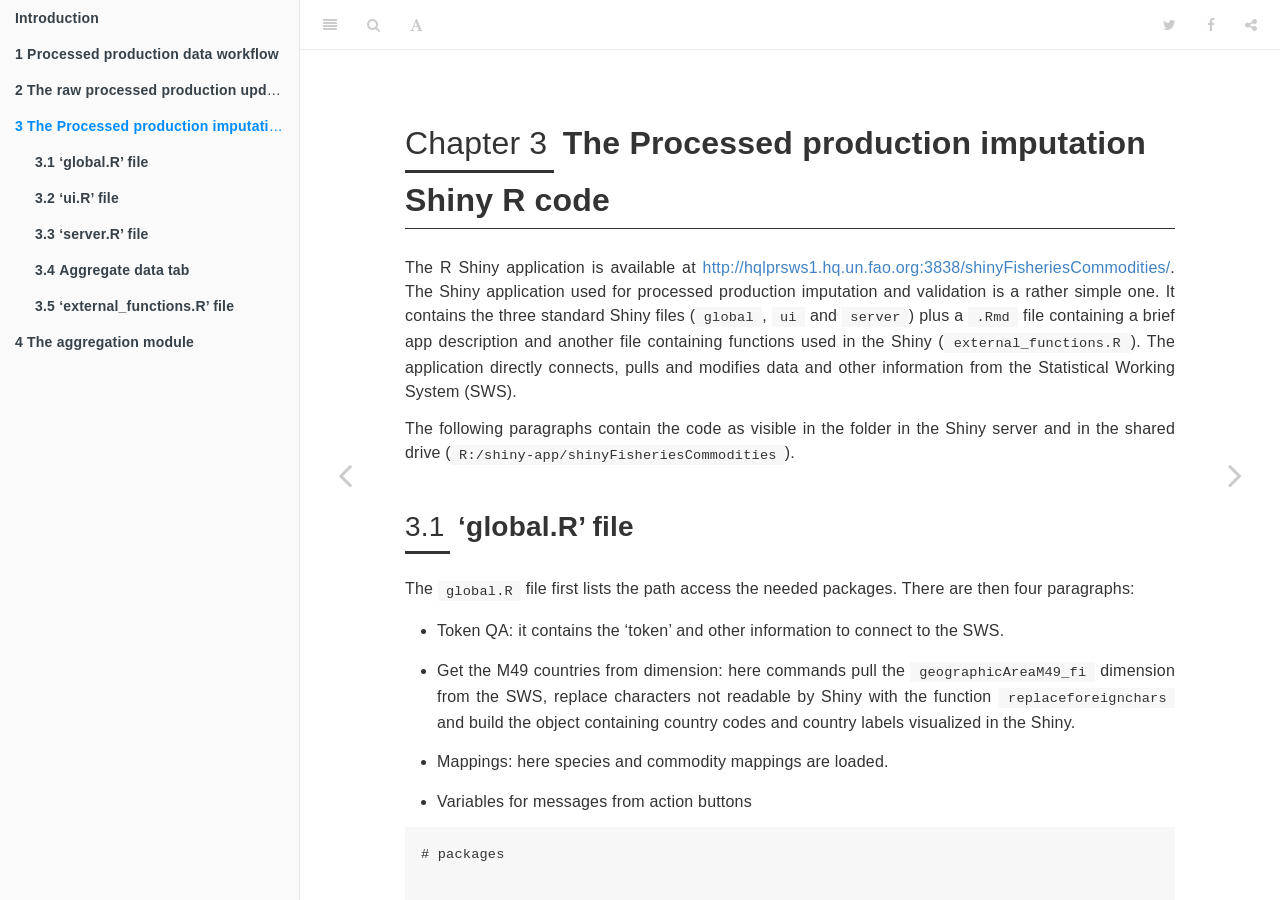
<file: docs/ProcProdcode.html>
<!DOCTYPE html>
<html >

<head>

  <meta charset="UTF-8">
  <meta http-equiv="X-UA-Compatible" content="IE=edge">
  <title>Migration of Fishery processed production Statistical Processes into the SWS</title>
  <meta content="text/html; charset=UTF-8" http-equiv="Content-Type">
  <meta name="description" content="This online book describes the migration of the statistical processes performed by the FAO Fisheries and Aquaculture Department into the Corporate Statistical Working System (SWS) for processed produciton data.">
  <meta name="generator" content="bookdown 0.3 and GitBook 2.6.7">

  <meta property="og:title" content="Migration of Fishery processed production Statistical Processes into the SWS" />
  <meta property="og:type" content="book" />
  
  
  <meta property="og:description" content="This online book describes the migration of the statistical processes performed by the FAO Fisheries and Aquaculture Department into the Corporate Statistical Working System (SWS) for processed produciton data." />
  

  <meta name="twitter:card" content="summary" />
  <meta name="twitter:title" content="Migration of Fishery processed production Statistical Processes into the SWS" />
  
  <meta name="twitter:description" content="This online book describes the migration of the statistical processes performed by the FAO Fisheries and Aquaculture Department into the Corporate Statistical Working System (SWS) for processed produciton data." />
  

<meta name="author" content="Charlotte Taglioni (Statistician, ESSD - Methodological Innovation Team)">


<meta name="date" content="2020-10-21">

  <meta name="viewport" content="width=device-width, initial-scale=1">
  <meta name="apple-mobile-web-app-capable" content="yes">
  <meta name="apple-mobile-web-app-status-bar-style" content="black">
  
  
<link rel="prev" href="Rawcode.html">
<link rel="next" href="Aggregation.html">

<script src="libs/jquery-2.2.3/jquery.min.js"></script>
<link href="libs/gitbook-2.6.7/css/style.css" rel="stylesheet" />
<link href="libs/gitbook-2.6.7/css/plugin-bookdown.css" rel="stylesheet" />
<link href="libs/gitbook-2.6.7/css/plugin-highlight.css" rel="stylesheet" />
<link href="libs/gitbook-2.6.7/css/plugin-search.css" rel="stylesheet" />
<link href="libs/gitbook-2.6.7/css/plugin-fontsettings.css" rel="stylesheet" />










<link rel="stylesheet" href="ess.css" type="text/css" />
</head>

<body>


  <div class="book without-animation with-summary font-size-2 font-family-1" data-basepath=".">

    <div class="book-summary">
      <nav role="navigation">

<ul class="summary">
<li><a href="index.html#introduction"><strong>Introduction</strong></a></li>
<li class="chapter" data-level="1" data-path="ProcProd.html"><a href="ProcProd.html"><i class="fa fa-check"></i><b>1</b> <strong>Processed production data workflow</strong></a></li>
<li class="chapter" data-level="2" data-path="Rawcode.html"><a href="Rawcode.html"><i class="fa fa-check"></i><b>2</b> <strong>The raw processed production update R code</strong></a></li>
<li class="chapter" data-level="3" data-path="ProcProdcode.html"><a href="ProcProdcode.html"><i class="fa fa-check"></i><b>3</b> <strong>The Processed production imputation Shiny R code</strong></a><ul>
<li class="chapter" data-level="3.1" data-path="ProcProdcode.html"><a href="ProcProdcode.html#global.r-file"><i class="fa fa-check"></i><b>3.1</b> <strong>‘global.R’ file</strong></a></li>
<li class="chapter" data-level="3.2" data-path="ProcProdcode.html"><a href="ProcProdcode.html#ui.r-file"><i class="fa fa-check"></i><b>3.2</b> <strong>‘ui.R’ file</strong></a></li>
<li class="chapter" data-level="3.3" data-path="ProcProdcode.html"><a href="ProcProdcode.html#server.r-file"><i class="fa fa-check"></i><b>3.3</b> <strong>‘server.R’ file</strong></a><ul>
<li class="chapter" data-level="3.3.1" data-path="ProcProdcode.html"><a href="ProcProdcode.html#export-approach-tab"><i class="fa fa-check"></i><b>3.3.1</b> Export approach tab</a></li>
<li class="chapter" data-level="3.3.2" data-path="ProcProdcode.html"><a href="ProcProdcode.html#primary-production-approach-tab"><i class="fa fa-check"></i><b>3.3.2</b> Primary production approach tab</a></li>
<li class="chapter" data-level="3.3.3" data-path="ProcProdcode.html"><a href="ProcProdcode.html#summary-tab"><i class="fa fa-check"></i><b>3.3.3</b> Summary tab</a></li>
<li class="chapter" data-level="3.3.4" data-path="ProcProdcode.html"><a href="ProcProdcode.html#update-mapping-process"><i class="fa fa-check"></i><b>3.3.4</b> Update mapping process</a></li>
<li class="chapter" data-level="3.3.5" data-path="ProcProdcode.html"><a href="ProcProdcode.html#imputing-new-values-and-saving-changes-into-the-sws"><i class="fa fa-check"></i><b>3.3.5</b> Imputing new values and saving changes into the SWS</a></li>
</ul></li>
<li class="chapter" data-level="3.4" data-path="ProcProdcode.html"><a href="ProcProdcode.html#aggregate-data-tab"><i class="fa fa-check"></i><b>3.4</b> <strong>Aggregate data tab</strong></a></li>
<li class="chapter" data-level="3.5" data-path="ProcProdcode.html"><a href="ProcProdcode.html#functionsExp"><i class="fa fa-check"></i><b>3.5</b> <strong>‘external_functions.R’ file</strong></a></li>
</ul></li>
<li class="chapter" data-level="4" data-path="Aggregation.html"><a href="Aggregation.html"><i class="fa fa-check"></i><b>4</b> <strong>The aggregation module</strong></a></li>
</ul>

      </nav>
    </div>

    <div class="book-body">
      <div class="body-inner">
        <div class="book-header" role="navigation">
          <h1>
            <i class="fa fa-circle-o-notch fa-spin"></i><a href="./">Migration of Fishery processed production Statistical Processes into the SWS</a>
          </h1>
        </div>

        <div class="page-wrapper" tabindex="-1" role="main">
          <div class="page-inner">

            <section class="normal" id="section-">
<div id="ProcProdcode" class="section level1">
<h1><span class="header-section-number">Chapter 3</span> <strong>The Processed production imputation Shiny R code</strong></h1>
<p>The R Shiny application is available at <a href="http://hqlprsws1.hq.un.fao.org:3838/shinyFisheriesCommodities/" class="uri">http://hqlprsws1.hq.un.fao.org:3838/shinyFisheriesCommodities/</a>. The Shiny application used for processed production imputation and validation is a rather simple one. It contains the three standard Shiny files (<code>global</code>, <code>ui</code> and <code>server</code>) plus a <code>.Rmd</code> file containing a brief app description and another file containing functions used in the Shiny (<code>external_functions.R</code>). The application directly connects, pulls and modifies data and other information from the Statistical Working System (SWS).</p>
<p>The following paragraphs contain the code as visible in the folder in the Shiny server and in the shared drive (<code>R:/shiny-app/shinyFisheriesCommodities</code>).</p>
<div id="global.r-file" class="section level2">
<h2><span class="header-section-number">3.1</span> <strong>‘global.R’ file</strong></h2>
<p>The <code>global.R</code> file first lists the path access the needed packages. There are then four paragraphs:</p>
<ul>
<li><p>Token QA: it contains the ‘token’ and other information to connect to the SWS.</p></li>
<li><p>Get the M49 countries from dimension: here commands pull the <code>geographicAreaM49_fi</code> dimension from the SWS, replace characters not readable by Shiny with the function <code>replaceforeignchars</code> and build the object containing country codes and country labels visualized in the Shiny.</p></li>
<li><p>Mappings: here species and commodity mappings are loaded.</p></li>
<li><p>Variables for messages from action buttons</p></li>
</ul>
<pre><code># packages
 
 .libPaths( c(&quot;/usr/local/lib64/R-3.1.2/library&quot;,&quot;/work/SWS_R_Share/shiny/Rlib/3.1&quot;,
              .libPaths()))

suppressMessages({
library(dplyr)
library(data.table)
library(DT)
library(faosws)
library(faoswsFlag)
library(faoswsProcessing)
library(faoswsUtil)
library(faoswsImputation)
library(ggplot2)
library(rhandsontable)
library(shiny)
library(shinyWidgets)
})

local &lt;- TRUE

#-- Token QA ----
if(local){
  setwd(&#39;C:/Users/Taglionic/OneDrive - Food and Agriculture Organization/Github/shinyFisheriesCommodities/shinyFisheriesCommodities&#39;)
  
  if(CheckDebug()){

  library(faoswsModules)
  SETTINGS = ReadSettings(&quot;sws.yml&quot;)

  ## If you&#39;re not on the system, your settings will overwrite any others
  R_SWS_SHARE_PATH = SETTINGS[[&quot;share&quot;]]

  ## Define where your certificates are stored
  SetClientFiles(SETTINGS[[&quot;certdir&quot;]])

  ## Get session information from SWS. Token must be obtained from web interface
  GetTestEnvironment(baseUrl = SETTINGS[[&quot;server&quot;]],
                     token = &#39;dd142b17-6b58-440c-8b94-d578c7500e50&#39;)#&#39;27ded447-71ec-413b-bcd4-87669ac20c70&#39;)
}

 } else {
R_SWS_SHARE_PATH = &quot;Z:&quot;
SetClientFiles(&quot;/srv/shiny-server/.R/QA/&quot;)
GetTestEnvironment(baseUrl = &quot;https://swsqa.aws.fao.org:8181&quot;,
                   token = &quot;04fc0c00-a4f3-4640-bee6-49a906863095&quot;)
}

source(&#39;external_functions.R&#39;)

#-- Get the M49 countries from dimension ----
M49 &lt;- GetCodeList(domain =&quot;FisheriesCommodities&quot;, dataset = &quot;commodities_total&quot;, 
                   dimension = &quot;geographicAreaM49_fi&quot;)
M49 &lt;- M49[ type == &quot;country&quot;, .( description, code)]
# M49$description &lt;- iconv(M49$description, to = &#39;UTF-8&#39;, &#39;&#39;)

M49$description &lt;- replaceforeignchars(M49$description)

country_input &lt;-  sort(sprintf(&quot;%s - %s&quot;, M49$description, as.numeric(M49$code)))
country_input &lt;- data.table(label = country_input, code = sub(&quot; &quot;, &quot;&quot;, sub(&quot;.*-&quot;, &quot;&quot;, 
                                                                           country_input)))
country_input &lt;- rbind(data.table(label = &quot;&quot;, code = &quot;-&quot;), country_input)
Encoding(country_input$label)
#-- Mappings ----

# Isscaap-isscfc-ics mapping
mappingItems &lt;- ReadDatatable(&#39;fishery_item_mapping&#39;)

# Get list of species according to alphacodes
map_asfis &lt;- ReadDatatable(&#39;map_asfis&#39;)
map_asfis[, ics := NULL]
setnames(map_asfis, &#39;asfis&#39;, &#39;fisheriesAsfis&#39;)

# Get list of commodities and create labels for shiny app
map_isscfc &lt;- GetCodeList(&quot;FisheriesCommodities&quot;, 
                          &quot;commodities_total&quot;,
                          &quot;measuredItemISSCFC&quot;)[,.(code, description)]

#-- Variables for messages from action buttons ----

# variable for new commodities message
id_comm &lt;- NULL

# variable for export approach shiny messages
id_exp &lt;- NULL

# variable for primary production approach shiny messages
id_prod &lt;- NULL
</code></pre>
</div>
<div id="ui.r-file" class="section level2">
<h2><span class="header-section-number">3.2</span> <strong>‘ui.R’ file</strong></h2>
<p>The <code>ui.R</code> file contains the interface structure of the Shiny app with the outputs of the <code>server.R</code> file. Each <code>tabPanel</code> functions is a tab containing different objects (buttons, graphs, table).</p>
<p>Only one button is defined in this file and it is the ‘country button’ which uses the list created in the <code>global</code> file.</p>
<pre><code>fluidPage( 
  title = &quot;Validation Tools&quot;,
  br(),
  sidebarLayout(
    conditionalPanel(&quot;input.validation != &#39;intro&#39;&quot;,
                     sidebarPanel(      
                       selectInput(inputId = &quot;btn_country&quot;, 
                                   label = &#39;Country&#39;, 
                                   choices = country_input$label, 
                                   selected = NULL),
                       
                       uiOutput(&#39;btn_year&#39;),
                       uiOutput(&#39;btn_start_year&#39;),
                       uiOutput(&#39;btn_missing&#39;),
                       uiOutput(&#39;btn_commodity&#39;),
                       width = 3
                       )
                     ),
    
    mainPanel(
      tabsetPanel(
        id = &#39;validation&#39;,
        
        tabPanel(&quot;National mapping&quot;,
                 actionButton(&quot;check_new_items&quot;, 
                              &quot;Check new items&quot;),
                 br(),
                 br(),
                 DT::dataTableOutput(&#39;imputed_data&#39;)
                 ),
        tabPanel(&quot;Export approach&quot;, 
                 actionButton(&quot;check_consistency_exp&quot;, 
                              &quot;Check mapping&quot;),
                 br(),
                 br(),
                 rHandsontableOutput(&#39;isscfc_check_data&#39;),
                 br(),
                 br(),
                 br(),
                 br(),
                 actionBttn(&quot;update_export_mapping&quot;, 
                            label = &quot;Update mapping&quot;,
                            color = &quot;primary&quot;,
                            style = &quot;bordered&quot;),
                 br(),
                 br(),
                 uiOutput(&#39;ratio_choice&#39;),
                 br(),
                 conditionalPanel(&quot;input.btn_ratioExp == &#39;3&#39; &quot;,
                                  uiOutput(&#39;out_btn_manual_exp&#39;)),
                 br(),
                 rHandsontableOutput(&#39;table_exp_estimates&#39;),
                 br(),
                 plotOutput(&#39;gg_exp_estimates&#39;, 
                            width = &#39;80%&#39;)
                 ),
        tabPanel(&quot;Primary Prod. approach&quot;,
                 actionButton(&quot;check_consistency_prod&quot;, 
                              &quot;Check mapping&quot;),
                 br(),
                 br(),
                 rHandsontableOutput(&#39;asfis_check_data&#39;),
                 br(),
                 br(),
                 br(),
                 actionBttn(&quot;update_production_mapping&quot;, 
                            label = &quot;Update mapping&quot;,
                            color = &quot;primary&quot;,
                            style = &quot;bordered&quot;),
                 br(),
                 br(),
                 uiOutput(&#39;ratio_choice_prod&#39;),
                 br(),
                 conditionalPanel(&quot;input.btn_ratioProd == &#39;3&#39; &quot;,
                                  uiOutput(&#39;out_btn_manual_prod&#39;)),
                 br(),
                 rHandsontableOutput(&#39;table_prod_estimates&#39;),
                 br(),
                 plotOutput(&#39;gg_prod_estimates&#39;, width = &#39;80%&#39;)
                 ),
        tags$head(tags$style(
          &quot;.buttclass{background-color: #288ffe;} .buttclass{color: #fcf8e3;}&quot;)),
        tabPanel(&quot;Summary&quot;,
                 br(),
                 uiOutput(&#39;summary_check_data&#39;),
                 conditionalPanel(&quot;input.btn_approach == &#39;4&#39;&quot;,
                                  uiOutput(&#39;out_btn_manual&#39;)),
                 fluidPage(
                   fluidRow(
                     column(width = 6, 
                            uiOutput(&#39;out_btn_manual_remark&#39;),
                            plotOutput(&#39;gg_methods&#39;)),
                     column(width = 6, 
                            h4(&#39;Choose the approach to impute the value&#39;),
                            conditionalPanel(&quot;input.btn_approach != &#39;6&#39;&quot;,
                            actionBttn(&#39;btn_imputation&#39;, label = &#39;Impute value&#39;,
                                       style = &quot;gradient&quot;,
                                       color = &quot;success&quot;)))
                     )
                   )
                 ),
        tabPanel(&quot;Save Export Mapping&quot;, 
                 br(),
                 actionBttn(&quot;save_export_mapping&quot;, 
                            label = &quot;Save mapping in SWS&quot;,
                            color = &quot;primary&quot;,
                            style = &quot;bordered&quot;),
                 br(),
                 br(),
                 actionBttn(&quot;add_export_mapping&quot;, 
                            label = &quot;Add to mapping&quot;,
                            color = &quot;danger&quot;,
                            style = &quot;bordered&quot;),
                 br(),
                 br(),
                 rHandsontableOutput(&#39;expAdd&#39;),
                 br(),
                 DT::dataTableOutput(&#39;check_export_mapping_data&#39;)
                 ),
        tabPanel(&quot;Save Primary Prod. Mapping&quot;, 
                 br(),
                 actionBttn(&quot;save_prod_mapping&quot;, 
                            label = &quot;Save mapping in SWS&quot;,
                            color = &quot;primary&quot;,
                            style = &quot;bordered&quot;),
                 br(),
                 br(),
                 actionBttn(&quot;add_prod_mapping&quot;, 
                            label = &quot;Add to mapping&quot;,
                            color = &quot;danger&quot;,
                            style = &quot;bordered&quot;),
                 br(),
                 br(),
                 rHandsontableOutput(&#39;prodAdd&#39;),
                 br(),
                 DT::dataTableOutput(&#39;check_prod_mapping_data&#39;)
                 ),
        ## Aggregates panel
        tabPanel(&quot;Data aggregates&quot;, value = &#39;tot_isscfc&#39;,
                 br(),
                 selectInput(inputId = &quot;btn_total&quot;, 
                             label = &#39;Aggregation&#39;, 
                             choices = c(&#39;&#39;, 
                                         &#39;Grand Total&#39;, 
                                         &#39;Yearbook Total&#39;, 
                                         &#39;Main groups&#39;, 
                                         &#39;ISSCFC Total&#39;), 
                             selected = NULL),
                 br(),
                 
                 DT::dataTableOutput(&#39;aggregates_data&#39;),
                 br(),
                 plotOutput(&#39;gg_tot_isscfc&#39;, width = &#39;80%&#39;)
                 
        ),
        ## Tab with markdown file presenting the Shiny App
        tabPanel(&quot;About&quot;,value = &quot;intro&quot;,
                 br(),
                 shiny::includeMarkdown(&quot;App_description.Rmd&quot;)
                 #withMathJax (includeHTML(rmarkdown::render(&#39;App_description.Rmd&#39;)))
        )
        )
      )
    )
  )

</code></pre>
</div>
<div id="server.r-file" class="section level2">
<h2><span class="header-section-number">3.3</span> <strong>‘server.R’ file</strong></h2>
<p>The <code>server.R</code> file is the longest and most complex file as it contains all the operations for the right functioning of the Shiny app.</p>
<p>First, two reactive value objects are created to store the datasets pulled from the SWS and the mapping tables for the export and primary production based approaches. The data table containing the raw data (<code>processed_prod_national_detail_raw</code>) is loaded for the chosen country, the encoding is checked and adapted with both formal and substantial operations:in the first category there are column names turning into compatible names for datasets, flag class turning from character to an ordered factor class and years are confirmed as character class. As substantial operation there is the ‘<code>expandYear</code>’ function which creates cells for missing data and the ‘<code>removeNoInfo</code>’ function which remove series with no information. Note that both functions belong to the <code>faoswsProcessing</code> package but the ‘<code>expandYear</code>’ function is also present in the <code>external_functions.R</code> file as it is an updated version of the function not yet released. The original and modified versions of raw data are stored in the data table prepared in the ‘<code>rv_data</code>’ object.</p>
<pre><code>function(input, output) { 
  
  # -- Get data and select variables ----
  
  # Data needed
  rv_data &lt;- reactiveValues(procprod_raw0 = data.table(),
                            procprod_raw = data.table(),
                            procprod_imp0 = data.table(),
                            procprod_imp = data.table(),
                            commodityDB = data.table(),
                            commodity_label = data.table(),
                            globalProduction = data.table()
  )
  
  # Mappings needed
  rv_mappingtable &lt;- reactiveValues(map_prod_exp0 = data.table(),
                                    map_prod_exp = data.table(),
                                    map_prod_prod0 = data.table(),
                                    map_prod_prod = data.table()
  )
  
  checkPassed &lt;- reactiveValues(Exp = &#39;No&#39;,
                                Prim = &#39;No&#39;)
  
  # Select INITIAL needed dataset
  
  observeEvent(input$btn_country, { 
  
    # Selected country
    sel_country &lt;- country_input[label == input$btn_country, code]
    
    if(sel_country != &quot;-&quot;) {
      # form to get country correspondent datatable chunk
      where &lt;- paste(&quot;geographicaream49_fi = &#39;&quot;, sel_country, &quot;&#39; &quot;, 
                     sep = &quot;&quot;)
      
      withProgress(message = &#39;Loading raw data&#39;,
                   value = 0, {
                     
                     Sys.sleep(0.25)
                     incProgress(0.25)
                    
                     # Original datatable
                     procprodraw0 &lt;- ReadDatatable(&#39;processed_prod_national_detail_raw&#39;, 
                                                   where = where)
                     rv_data$procprod_raw0 &lt;- procprodraw0
                     
                     validate(need(nrow(procprodraw0)&gt;0,
                                   &quot;Processed production data not available for this country. Choose another country.&quot;)
                     )
                     
                     Encoding(procprodraw0$nationaldescription) &lt;- &quot;unknown&quot; 
                     Encoding(procprodraw0$remarks) &lt;- &quot;unknown&quot; 
                     
                     # Copied datatable to work on
                     procprodraw &lt;- copy(procprodraw0)
                     setnames(procprodraw, 
                              c(&quot;geographicaream49_fi&quot;, 
                                &quot;measuredelement&quot;, 
                                &quot;timepointyears&quot;, 
                                &quot;measureditemisscfc&quot;,
                                &quot;quantitymt&quot;, 
                                &quot;flagobservationstatus&quot;, 
                                &quot;flagmethod&quot;, 
                                &quot;id_nationalcode&quot;), 
                              c(&quot;geographicAreaM49_fi&quot;, 
                                &quot;measuredElement&quot;, 
                                &quot;timePointYears&quot;, 
                                &quot;measuredItemISSCFC&quot;,
                                &quot;Value&quot;, 
                                &quot;flagObservationStatus&quot;, 
                                &quot;flagMethod&quot;, 
                                &quot;Scheda&quot;))
                     
                     procprodraw$timePointYears &lt;- as.integer(procprodraw$timePointYears)
                     start_year &lt;- min(as.integer(procprodraw$timePointYears))
                     end_year &lt;- as.integer(max(as.integer(procprodraw$timePointYears))+1) 
                     # year to expand to
                     
                     # expand datatable to have also missing values otherwise omitted in 
                     # the datatable
                     procprodrawExp &lt;- expandYear(procprodraw[as.numeric(timePointYears) &lt; end_year, ], 
                                                  areaVar = &quot;geographicAreaM49_fi&quot;, 
                                                  elementVar = &quot;measuredElement&quot;, 
                                                  itemVar = c(&quot;measuredItemISSCFC&quot;, &quot;id_isscfc&quot;, &quot;Scheda&quot;, &quot;nationaldescription&quot;), 
                                                  yearVar = &quot;timePointYears&quot; , 
                                                  valueVar = &quot;Value&quot;,
                                                  newYears = end_year)
                     
                     if(!is.numeric(procprodrawExp$Value)){
                       procprodrawExp$Value &lt;- as.numeric(procprodrawExp$Value)
                     }
                     
                     # Identify data with no info
                     procprodrawExp &lt;- removeNoInfo(procprodrawExp, value = &quot;Value&quot;,
                                                    observationFlag = &quot;flagObservationStatus&quot;, 
                                                    byKey = c(&quot;geographicAreaM49_fi&quot;, &quot;Scheda&quot;))
                     
                     procprodrawExp$flagObservationStatus &lt;- factor(procprodrawExp$flagObservationStatus, 
                                                                    levels = c(&#39;M&#39;, &#39;O&#39;, &#39;N&#39;, &#39;&#39;, &#39;X&#39;, &#39;T&#39;, &#39;E&#39;, &#39;I&#39;), 
                                                                    ordered = TRUE)
                     
                     procprodrawExp$timePointYears&lt;- as.character(procprodrawExp$timePointYears)
                     
                     Sys.sleep(0.75)
                     incProgress(0.95)
                     
                     rv_data$procprod_raw0 &lt;- procprodraw0
                     rv_data$procprod_raw &lt;- procprodrawExp
                     
                     
                   })
      
    }
    
  })
  </code></pre>
<p>Before the user has access to the year button the app checks if the user has selected a country and if there are data for the selected country. If the country has not been selected then the message shown is ‘Please choose a country.’. And if there are no data for the country the message is ‘Processed production data not available for this country. Choose another country.’ will appear. The imputation year button is then defined sorting the years available for the chosen country in decreasing order. After the imputation year, the starting year button is defined in the same way as the imputation year but it is restricted to be less than the imputation year. Note that the imputation year is the year for which the imputation will be performed, the imputation can only be performed for one year at the time. The start year chosen only allows to check the time series. Once the start year is chosen, the imputed data table with processed production data is loaded (<code>processed_prod_national_detail_imputed</code>) and the same formal operation as in the raw table are performed. The imputed table is also merged with the raw table to compare values. The remarks field is updated according to the raw data table, the imputed data table only inherits this field. If the data value in the raw table is missing then the value in the imputed table is kept. If the value in the raw table is not NA then raw value is kept. Flags are changed accordingly. If the data in the year before the chosen imputation year is missing, i.e. flagged (O, -), then the imputation year value is imputed as (0, O, -) and not as to be imputed (NA, M, u). This is relevant for the next button, i.e. the ‘missing’ button. With the ‘missing’ button the user is enabled to choose what data category to visualize. The user has three choices “Yes”, “No” and “Not to impute”. This choice influences the list of commodities the user visualizes when clicking the commodity button. For the commodity button a list with codes and labels is created (<code>commodity_label</code>) with the available commodities in the imputed table of processed production and the ISSCFC map. The list shown depends on the missing button choice. If the missing button value is ‘Yes’ then the commodities selected from the imputed processed production table are those that for the chosen country and imputation year have flags (M, u). If the missing button value is ‘No’ then the commodities selected from the imputed processed production table are those that for the chosen country and imputation year have observation flags different from ‘M’, ‘O’ or ‘Q’. If the missing button value is ‘Not to impute’ then the commodities selected from the imputed processed production table are those that for the chosen country and imputation year have flags (M, -) or (O, -).</p>
<pre><code>  # -- Year ----
  output$btn_year &lt;- renderUI({
    # country button required
    validate(need(country_input[country_input$label == input$btn_country, code] != &quot;-&quot;, 
                  &quot;Please choose a country.&quot;))
    #input$btn_country
    req(input$btn_country)
    
    input$btn_country
    
    # select country code
    sel_country &lt;- country_input[country_input$label == input$btn_country, code]
    if(sel_country != &quot;-&quot;) {
      # get raw data for processed production
      procprodraw &lt;- rv_data$procprod_raw
      
      validate(need(nrow(rv_data$procprod_raw0)&gt;0,
                    &quot;Processed production data not available for this country. Choose another country.&quot;)
      )
      # Check if data available for the chosen country
      country_selected &lt;- procprodraw[geographicAreaM49_fi == sel_country, ]
      
      # Get years for this country in decreasing order
      years_input &lt;- sort(as.numeric(country_selected[, unique(timePointYears)]), decreasing = T)
      
      # Input details
      selectInput(inputId = &quot;btn_year&quot;,
                  label = &#39;Imputation year&#39;,
                  choices = c(&quot;&quot;, years_input)
      )
    }
    
  })
  
  # -- Start year ----
  output$btn_start_year &lt;- renderUI({
    
    # Country and year buttons required
    req(input$btn_country, input$btn_year)
    
    # Same process as for year button but only earlier years than imputation years proposed
    sel_country &lt;- country_input[country_input$label == input$btn_country, code]
    if(sel_country != &quot;-&quot; &amp; input$btn_year != &quot;&quot;) {
      procprodraw &lt;- rv_data$procprod_raw
      country_selected &lt;- procprodraw[geographicAreaM49_fi == sel_country ]
      years_input &lt;- sort(as.numeric(country_selected[, unique(timePointYears)]), decreasing = T)
      start_year_input &lt;- years_input[years_input &lt; input$btn_year]
      
      selectInput(inputId = &quot;btn_start_year&quot;,
                  label = &#39;Starting year&#39;,
                  choices = c(&quot;&quot;, start_year_input)
      )
    }
  })
  
  
  # -- Charge imputed table ----
  observeEvent(input$btn_start_year, { 

    sel_country &lt;- country_input[country_input$label == input$btn_country, code]
    
    if(!is.null(input$btn_start_year) &amp; input$btn_start_year != &quot;&quot;){
      sel_years &lt;- input$btn_start_year:input$btn_year
      procprodraw &lt;- rv_data$procprod_raw
      procprodraw &lt;- procprodraw[timePointYears %in% sel_years, ]
      where &lt;- paste(&quot;geographicaream49_fi = &#39;&quot;, sel_country, &quot;&#39; &quot;, sep = &quot;&quot;)

      withProgress(message = &#39;Loading complete (official + imputed) data&#39;,
                   value = 0, {
                     
                     Sys.sleep(0.25)
                     incProgress(0.25)
                     # Get Processed production datatable imputed
                     procprod_imp0 &lt;- ReadDatatable(&#39;processed_prod_national_detail_imputed&#39;, 
                                                    where = where, readOnly = FALSE)
                     procprod_imp0 &lt;- procprod_imp0[timepointyears %in% sel_years, ]
                     
                     procprod_imp &lt;- copy(procprod_imp0)
                     
                     procprod_imp &lt;- procprod_imp[ , c(&quot;__id&quot;, &quot;__ts&quot;) := NULL]
                     
                     setnames(procprod_imp, 
                              c(&quot;geographicaream49_fi&quot;, 
                                &quot;measuredelement&quot;, 
                                &quot;timepointyears&quot;, 
                                &quot;measureditemisscfc&quot;,
                                &quot;quantitymt&quot;, 
                                &quot;flagobservationstatus&quot;, 
                                &quot;flagmethod&quot;, 
                                &quot;id_nationalcode&quot;), 
                              c(&quot;geographicAreaM49_fi&quot;, 
                                &quot;measuredElement&quot;, 
                                &quot;timePointYears&quot;, 
                                &quot;measuredItemISSCFC&quot;,
                                &quot;Value&quot;, 
                                &quot;flagObservationStatus&quot;, 
                                &quot;flagMethod&quot;, 
                                &quot;Scheda&quot;))
                     
                     procprod_imp$flagObservationStatus &lt;- factor(procprod_imp$flagObservationStatus, 
                                                                  levels = c(&#39;M&#39;, &#39;O&#39;, &#39;N&#39;, &#39;&#39;, &#39;X&#39;, &#39;T&#39;, &#39;E&#39;, &#39;I&#39;), 
                                                                  ordered = TRUE)
                     
                     Encoding(procprod_imp0$nationaldescription) &lt;- &quot;unknown&quot; 
                     Encoding(procprod_imp0$remarks) &lt;- &quot;unknown&quot; 
                     Encoding(procprod_imp$nationaldescription) &lt;- &quot;unknown&quot; 
                     Encoding(procprod_imp$remarks) &lt;- &quot;unknown&quot; 
                     Encoding(procprodraw$nationaldescription) &lt;- &quot;unknown&quot; 
                     Encoding(procprodraw$remarks) &lt;- &quot;unknown&quot; 
                     
                     procprod_imp_upd &lt;- merge(procprod_imp[ , .(geographicAreaM49_fi, 
                                                                 measuredElement, 
                                                                 timePointYears, 
                                                                 measuredItemISSCFC, 
                                                                 remarks, Value, 
                                                                 flagObservationStatus,
                                                                 flagMethod, Scheda, 
                                                                 measureditemnational,
                                                                 approach)], 
                                               procprodraw, 
                                               by = c( &quot;geographicAreaM49_fi&quot;, 
                                                       &quot;measuredElement&quot;, 
                                                       &quot;timePointYears&quot;, 
                                                       &quot;measuredItemISSCFC&quot;, 
                                                       &quot;Scheda&quot;), 
                                               all = TRUE, suffixes = c(&quot;_old&quot;, &quot;_upd&quot;))
                     
                     
                     # Remarks are the old ones, if the row was empty in the imputed table, 
                     # i.e. the remark cell was empty then the raw updated one is assigned
                     procprod_imp_upd[ , remarks := remarks_old]
                     procprod_imp_upd[is.na(remarks_old), remarks := remarks_upd]
                     
                     # Values are the old ones, if the row was empty in the imputed table, 
                     # i.e. the Values cell was empty then the raw updated one is assigned
                     procprod_imp_upd[ , Value := as.numeric(Value_old)]
                     procprod_imp_upd[is.na(Value_old), Value := as.numeric(Value_upd)]
                     
                     # flagObservationStatus are the old ones, if the row was empty in the imputed table, 
                     # i.e. the flagObservationStatus cell was empty then the raw updated one is assigned
                     procprod_imp_upd[ , flagObservationStatus := flagObservationStatus_old]
                     procprod_imp_upd[is.na(procprod_imp_upd$flagObservationStatus), ]$flagObservationStatus &lt;- procprod_imp_upd[is.na(procprod_imp_upd$flagObservationStatus), ]$flagObservationStatus_upd
                     
                     procprod_imp_upd[, flagMethod := flagMethod_old]
                     procprod_imp_upd[is.na(flagMethod_old), flagMethod := flagMethod_upd]
                     
                     # If official data in updated table than it overwrites 
                     procprod_imp_upd[flagObservationStatus_upd %in% c(&#39;&#39;, &#39;X&#39;), 
                                      c(&#39;Value&#39;, &#39;flagObservationStatus&#39;, &#39;flagMethod&#39;, &#39;remarks&#39;) := list(Value_upd,
                                                                                                           flagObservationStatus_upd,
                                                                                                           flagMethod_upd,
                                                                                                           remarks_upd)]
                     
                     
                     procprod_imp_upd$flagObservationStatus &lt;- factor(procprod_imp_upd$flagObservationStatus, 
                                                                      levels = c(&#39;M&#39;, &#39;O&#39;, &#39;N&#39;, &#39;&#39;, &#39;X&#39;, &#39;T&#39;, &#39;E&#39;, &#39;I&#39;), 
                                                                      ordered = TRUE)
                    
                     procprod_imp_upd[ , c(&#39;remarks_old&#39;, &#39;Value_old&#39;, &#39;flagObservationStatus_old&#39;, &#39;flagMethod_old&#39;,
                                           &#39;remarks_upd&#39;, &#39;Value_upd&#39;, &#39;flagObservationStatus_upd&#39;, &#39;flagMethod_upd&#39;) := NULL]
                   
                     # If previous year the data was (O, -) then if this year it was considered (M, u) the figure is set back to (O, -)
                     imputYear &lt;- input$btn_year
                     missingO &lt;- procprod_imp_upd[flagObservationStatus == &#39;O&#39; &amp; timePointYears == as.character((as.numeric(imputYear) - 1)), ]
                     
                     if(nrow(missingO) &gt; 0){
                       schede2change &lt;- unique(missingO$Scheda)
                       procprod_imp_upd[timePointYears == imputYear &amp; Scheda %in% schede2change &amp;
                                          flagObservationStatus == &#39;M&#39; &amp; flagMethod == &#39;u&#39;, 
                                        c(&quot;Value&quot;, &quot;flagObservationStatus&quot;, &quot;flagMethod&quot;) := list(0, &#39;O&#39;, &#39;-&#39;)]
                     }
                     
                     
                     rv_data$procprod_imp0 &lt;- procprod_imp0
                     rv_data$procprod_imp &lt;- procprod_imp_upd
                     
                     Sys.sleep(0.75)
                     incProgress(0.95)
                   })
      
    }
    
  })
  
  # -- Missing ----
  output$btn_missing &lt;- renderUI({
    
    # Country and years buttons required
    req(input$btn_country, input$btn_year, input$btn_start_year)
    
    # Button details, three possibilities
    selectInput(inputId = &quot;btn_missing&quot;,
                label = &#39;Missing&#39;,
                choices = c(&quot;Yes&quot;, &quot;No&quot;, &quot;Not to impute&quot;)
    )
    
  })
  
  # -- Commodities ----
  output$btn_commodity &lt;- renderUI({
    # Country, years and missing buttons required
    req(input$btn_country, input$btn_year, input$btn_start_year, input$btn_missing)
  
    input$btn_imputation
    
    # load parameters and raw data
    sel_country &lt;- country_input[country_input$label == input$btn_country, code]
    sel_year &lt;- input$btn_year
    
    procprodimp &lt;- rv_data$procprod_imp
    
    # create data.table with list of product description, ISSCFC code and scheda.
    completeMap &lt;- merge(map_isscfc, procprodimp[ , .( measuredItemISSCFC, Scheda, nationaldescription)],
                         by.x = &#39;code&#39;,
                         by.y = &#39;measuredItemISSCFC&#39;, all.y = TRUE)
    setkey(completeMap)
    completeMap &lt;- completeMap[!duplicated(completeMap)]
    commodity_label &lt;- sprintf(&quot;%s - %s - %s&quot;, completeMap$code, completeMap$description, completeMap$Scheda)
    commodity_label &lt;- data.table(isscfc = completeMap$code, label = commodity_label, code = completeMap$Scheda, M49 = sel_country)
    
    setkey(commodity_label)
    commodity_label &lt;- unique(commodity_label)
    
    # Assign the list to the rv_data list
    rv_data$commodity_label &lt;-  commodity_label
    
    # Select right data depending on missin button chosen
    
    if(input$btn_missing == &quot;Yes&quot;){ # if missing to impute so flags (M, u)
      commodity_input_list &lt;- procprodimp[geographicAreaM49_fi == sel_country &amp; 
                                            timePointYears == sel_year &amp;
                                            flagObservationStatus %in% c(&#39;M&#39;) &amp;
                                            flagMethod == &#39;u&#39;, 
                                          unique(Scheda)]
    } else if (input$btn_missing == &quot;No&quot;){ # all data with flag different from M, O or Q
      commodity_input_list &lt;- procprodimp[geographicAreaM49_fi == sel_country &amp; 
                                            timePointYears == sel_year &amp;
                                            !flagObservationStatus %in% c(&#39;M&#39;, &#39;O&#39;, &#39;Q&#39;),
                                          unique(Scheda)]
    } else { # data with flags (M, -) and (O, -)
      commodity_input_list &lt;- procprodimp[geographicAreaM49_fi == sel_country &amp;
                                            timePointYears == sel_year &amp;
                                            flagObservationStatus %in% c(&#39;M&#39;, &#39;O&#39;) &amp;
                                            flagMethod == &#39;-&#39;,
                                          unique(Scheda)]
    }
    
    
    # list of commodities available
    commodity_input &lt;- commodity_label[ M49 %in% sel_country &amp;
                                          code %in% commodity_input_list, label]
    
    selectInput(inputId = &quot;btn_commodity&quot;,
                label = &#39;Commodity&#39;,
                choices = c(&quot;&quot;,commodity_input)
    )
    
  })
  </code></pre>
<p>The following code chunk contains the first tab. The imputed table is recalled, the column order and names are changed and displayed. There is the ‘<code>check_new_items</code>’ button that compares the ISSCFC and the scheda codes contained in the processed production raw table and those in the initial processed production imputed table. If an ISSCFC code or a Scheda code found in the raw table is not found in the imputed table it means there is a new commodity that was not present for the country before the last year. Clicking the button the user sees the messages.</p>
<pre><code>  # -- First tab showing imputed table----
  output$imputed_data &lt;- DT::renderDataTable(server = FALSE, {
    req(input$btn_country, input$btn_year, input$btn_start_year)
    if(is.null(input$btn_start_year)) return(NULL)
    
    tab2display &lt;- copy(rv_data$procprod_imp)
    
    if(nrow(tab2display) &gt; 0){
    setcolorder(tab2display, c(&quot;geographicAreaM49_fi&quot;, &quot;Scheda&quot;, &quot;timePointYears&quot;, 
                               &quot;id_isscfc&quot;, &quot;measuredItemISSCFC&quot;, &quot;nationalquantity&quot;,
                               &quot;nationalquantityunit&quot;, &quot;Value&quot;, &quot;flagObservationStatus&quot;,
                               &quot;flagMethod&quot;, &quot;approach&quot;, &quot;nationalcode&quot;, &quot;nationaldescription&quot;,
                               &quot;remarks&quot;, &quot;measureditemnational&quot;, &quot;measuredElement&quot;))
    setnames(tab2display, c(&quot;geographicAreaM49_fi&quot;, &quot;Scheda&quot;, &quot;timePointYears&quot;, 
                            &quot;id_isscfc&quot;, &quot;measuredItemISSCFC&quot;, &quot;nationalquantity&quot;,
                            &quot;nationalquantityunit&quot;, &quot;Value&quot;, &quot;flagObservationStatus&quot;,
                            &quot;flagMethod&quot;, &quot;approach&quot;, &quot;nationalcode&quot;, &quot;nationaldescription&quot;,
                            &quot;remarks&quot;, &quot;measureditemnational&quot;, &quot;measuredElement&quot;),
             c(&quot;Country&quot;, &quot;Scheda&quot;, &quot;Year&quot;, 
               &quot;id_isscfc&quot;, &quot;ISSCFC&quot;, &quot;N.quantity&quot;,
               &quot;N. unit&quot;, &quot;Value&quot;, &quot;Obs.flag&quot;,
               &quot;Met.flag&quot;, &quot;Approach&quot;, &quot;N.code&quot;, &quot;N.description&quot;,
               &quot;Remarks&quot;, &quot;N.Item&quot;, &quot;Element&quot;))
    }
    DT::datatable(tab2display, extensions = &#39;Buttons&#39;, filter = &#39;top&#39;,
                  options = list(
                    dom = &#39;Bfrtip&#39;,
                    buttons = c(&#39;csv&#39;, &#39;excel&#39;, &#39;pdf&#39;)) # , editable = TRUE
    )
    
  })
  
  
  observeEvent(input$check_new_items, {
    
    req(input$btn_country, input$btn_year, input$btn_start_year)  
    procprodraw &lt;- rv_data$procprod_raw
    procprod_imp0 &lt;- rv_data$procprod_imp0
    
    newComm &lt;- unique(procprodraw[ !measuredItemISSCFC %in% unique(procprod_imp0$measureditemisscfc)]$measuredItemISSCFC)
    newScheda &lt;- unique(procprodraw[ !Scheda %in% unique(procprod_imp0$id_nationalcode)]$Scheda)
    
    
    if(length(newComm) &gt; 0){
      
      newComm_aux &lt;- newComm
      
      if( length(newComm) &gt; 5 ){
        newComm_aux &lt;- c(newComm[1:5], &#39;...&#39;)
      }
      
      id_comm &lt;&lt;- showNotification(sprintf(&quot;A new commodity has appeared in the processed production table since last update. Commodity: %s&quot;,
                                           paste(newComm_aux, collapse = &quot;, &quot;)),duration = 0)
    }
    
    if(length(newScheda) &gt; 0){
      
      newScheda_aux &lt;- newScheda
      
      if( length(newScheda) &gt; 5 ){
        newScheda_aux &lt;- c(newScheda[1:5], &#39;...&#39;)
      }
      
      id_comm &lt;&lt;- showNotification(sprintf(&quot;A new Scheda has appeared in the processed production table since last update. Commodity: %s&quot;,
                                           paste(newScheda_aux, collapse = &quot;, &quot;)),duration = 0)
    }
    
    if(length(newComm) == 0 &amp; length(newScheda) == 0){
      id_comm &lt;&lt;- showNotification(&#39;No new commodity or scheda has appeared since last update.&#39;,duration = 0)
      
    }
    
  })
  </code></pre>
<p>In order to complete the preparation part of the app, the part of the ‘Capture’, ‘Aquaculture’ and ‘Commodity (total)’ datasets involved in the computations are loaded, followed by the data table of the export approach mapping. From the ‘Capture’ and ‘Aquaculture’ datasets all the data for the country and time series selected are loaded and merged. Column names are then adapted and data are aggregated by the ‘<code>fisheriesCatchArea</code>’ variable (data for the same area are summed and the lowest observation flag is assigned to the cell); from the ‘Commodity (total)’ datasets only export data (‘5910’ code) for the mapped commodities are selected for the country and time series selected. Note that both datasets when loaded are accompanied by a progress bar. The export mapping data table is also loaded for the selected country and a copy with dataset compatible column names is made. A check for duplicates is included but not for the user (these checks are performed in the next tabs).</p>
<pre><code>  # -- Get commodity and global production datasets ----
  observeEvent(input$btn_start_year, { 
    req(input$btn_country, input$btn_year, input$btn_start_year)
    commodity_label &lt;- rv_data$commodity_label
    
    sel_country &lt;- country_input[country_input$label == input$btn_country, code]
    sel_years &lt;- input$btn_start_year:input$btn_year
    # sel_isscfc &lt;- commodity_label[M49 == sel_country &amp; commodity_label$label == input$btn_commodity, isscfc]

    #if(input$btn_commodity != &quot;&quot;){
      ## Get Global production
      # KeyGlobal &lt;- DatasetKey(domain = &quot;Fisheries&quot;, dataset = &quot;fi_global_production&quot;, dimensions = list(
      #   geographicAreaM49_fi = Dimension(name = &quot;geographicAreaM49_fi&quot;, keys = sel_country), # GetCodeList(&quot;Fisheries&quot;, &quot;fi_global_production&quot;,&quot;geographicAreaM49_fi&quot; )[,code]),
      #   fisheriesAsfis = Dimension(name = &quot;fisheriesAsfis&quot;, keys = GetCodeList(&quot;Fisheries&quot;, &quot;fi_global_production&quot;,&quot;fisheriesAsfis&quot; )[,code]),
      #   fisheriesCatchArea = Dimension(name = &quot;fisheriesCatchArea&quot;, keys = GetCodeList(&quot;Fisheries&quot;, &quot;fi_global_production&quot;,&quot;fisheriesCatchArea&quot; )[,code]),
      #   measuredElement = Dimension(name = &quot;measuredElement&quot;, keys = c(&quot;FI_001&quot;)),
      #   timePointYears = Dimension(name = &quot;timePointYears&quot;, keys =  as.character(sel_years) )))
      browser()
      # Now getting capture and aquaculture frome production and merging
    if(local){
      
      if(CheckDebug()){
        
        library(faoswsModules)
        SETTINGS = ReadSettings(&quot;sws1.yml&quot;)
        
        ## If you&#39;re not on the system, your settings will overwrite any others
        R_SWS_SHARE_PATH = SETTINGS[[&quot;share&quot;]]
        
        ## Define where your certificates are stored
        SetClientFiles(SETTINGS[[&quot;certdir&quot;]])
        
        ## Get session information from SWS. Token must be obtained from web interface
        GetTestEnvironment(baseUrl = SETTINGS[[&quot;server&quot;]],
                           token = &#39;b830f39c-253d-4d6f-9978-ff6f00d47765&#39;)#&#39;27ded447-71ec-413b-bcd4-87669ac20c70&#39;)
      }
      
    } else {
      R_SWS_SHARE_PATH = &quot;Z:&quot;
      SetClientFiles(&quot;/srv/shiny-server/.R/PROD/&quot;)
      GetTestEnvironment(baseUrl = &quot;https://sws.fao.org:8181&quot;,
                         token = &quot;04fc0c00-a4f3-4640-bee6-49a906863095&quot;)
    }  
    
    
      withProgress(message = &#39;Loading Global Production data&#39;,
                   value = 0, {
                    
                     Sys.sleep(0.05)
                     incProgress(0.15)
                  
                     dim1aqua &lt;- Dimension(name = &quot;geographicAreaM49_fi&quot;, keys = sel_country) # GetCodeList(&quot;Fisheries&quot;, &quot;aqua&quot;, &quot;geographicAreaM49_fi&quot;)$code)
                     dim2aqua &lt;- Dimension(name = &quot;fisheriesAsfis&quot;, keys = GetCodeList(&quot;Fisheries&quot;, &quot;aqua&quot;, &quot;fisheriesAsfis&quot;)$code)
                     dim3aqua &lt;- Dimension(name = &quot;fisheriesProductionSource&quot;, keys = GetCodeList(&quot;Fisheries&quot;, &quot;aqua&quot;, &quot;fisheriesProductionSource&quot;)$code)
                     dim4aqua &lt;- Dimension(name = &quot;fisheriesCatchArea&quot;, keys = GetCodeList(&quot;Fisheries&quot;, &quot;aqua&quot;, &quot;fisheriesCatchArea&quot;)$code)
                     dim5aqua &lt;- Dimension(name = &quot;measuredElement&quot;, keys = &quot;FI_001&quot;)
                     dim6aqua &lt;- Dimension(name = &quot;timePointYears&quot;, keys = as.character(sel_years)) # GetCodeList(&quot;Fisheries&quot;, &quot;aqua&quot;, &quot;timePointYears&quot;)$code) 
                     key1 &lt;- DatasetKey(domain = &quot;Fisheries&quot;, dataset = &quot;aqua&quot;, dimensions = list(dim1aqua, dim2aqua, dim3aqua, dim4aqua, dim5aqua, dim6aqua))
                     aqua_quantity &lt;- GetData(key1)
                     
                     Sys.sleep(0.05)
                     incProgress(0.35)
                     #[1] &quot;geographicAreaM49_fi&quot; &quot;fisheriesAsfis&quot;       &quot;fisheriesCatchArea&quot;   &quot;measuredElement&quot;     
                     #[5] &quot;timePointYears&quot;   
                     dim1capture &lt;- Dimension(name = &quot;geographicAreaM49_fi&quot;, keys = sel_country) #  GetCodeList(&quot;Fisheries&quot;, &quot;capture&quot;, &quot;geographicAreaM49_fi&quot;)$code)
                     dim2capture &lt;- Dimension(name = &quot;fisheriesAsfis&quot;, keys = GetCodeList(&quot;Fisheries&quot;, &quot;capture&quot;, &quot;fisheriesAsfis&quot;)$code)
                     dim3capture &lt;- Dimension(name = &quot;fisheriesCatchArea&quot;, keys = GetCodeList(&quot;Fisheries&quot;, &quot;capture&quot;, &quot;fisheriesCatchArea&quot;)$code)
                     dim4capture &lt;- Dimension(name = &quot;measuredElement&quot;, keys = &quot;FI_001&quot;)
                     dim5capture &lt;- Dimension(name = &quot;timePointYears&quot;, keys = as.character(sel_years)) # GetCodeList(&quot;Fisheries&quot;, &quot;aqua&quot;, &quot;timePointYears&quot;)$code) 
                     key2 &lt;- DatasetKey(domain = &quot;Fisheries&quot;, dataset = &quot;capture&quot;, dimensions = list(dim1capture, dim2capture, dim3capture, dim4capture, dim5capture))
                     cap_quantity &lt;- GetData(key2)
                     
                     Sys.sleep(0.05)
                     incProgress(0.55)
                     
                     dim4capture = Dimension(name = &quot;measuredElement&quot;, keys = &quot;FI_002&quot;)
                     key2 &lt;- DatasetKey(domain = &quot;Fisheries&quot;, dataset = &quot;capture&quot;, dimensions = list(dim1capture, dim2capture, dim3capture, dim4capture, dim5capture))
                     cap_numbers &lt;- GetData(key2)
                     
                     aqua_quantity$flagCurrency &lt;- NULL
                     aqua_quantity$fisheriesProductionSource &lt;- NULL
                    
                     globalprod_new &lt;- rbind (aqua_quantity, cap_quantity) 
                     globalprod_new &lt;- rbind (globalprod_new, cap_numbers)
                     
                     globalprod_new &lt;- globalprod_new %&gt;% 
                       group_by(geographicAreaM49_fi,fisheriesAsfis,fisheriesCatchArea,measuredElement,timePointYears) %&gt;% 
                       summarise(Flag=myAggregate(Value,flagObservationStatus), Quantity=sum(Value))
                     globalprod_new &lt;- globalprod_new %&gt;% ungroup()
                     
                     colnames(globalprod_new)[colnames(globalprod_new)==&quot;Quantity&quot;]  &lt;- &quot;Value&quot;
                     colnames(globalprod_new)[colnames(globalprod_new)==&quot;Flag&quot;]  &lt;- &quot;flagObservationStatus&quot;
                     globalprod_new$flagMethod &lt;- &quot;-&quot;
                     
                     # for aggregated Values&gt;0,status=N is no longer correct
                     globalprod_new$flagObservationStatus[which(globalprod_new$Value&gt;0 &amp; globalprod_new$flagObservationStatus==&#39;N&#39;)] &lt;- &#39;&#39;
                     Sys.sleep(0.05)
                     incProgress(0.75)
                     # order columns
                     globalprod_new &lt;- globalprod_new[,c(&#39;geographicAreaM49_fi&#39;,&#39;fisheriesAsfis&#39;,&#39;fisheriesCatchArea&#39;,&#39;measuredElement&#39;,&#39;timePointYears&#39;,&#39;Value&#39;,&#39;flagObservationStatus&#39;,&#39;flagMethod&#39;) ]
                     
                     # remove grouping
                     globalProduction &lt;- as.data.table(globalprod_new)
                     
                     # Convert flags into ordinal factor so that simple aggregation is possible
                     # The function aggregateObservationFlag is too slow so flag are transformed into factors
                     globalProduction$flagObservationStatus &lt;- ifelse(is.na(globalProduction$flagObservationStatus), &#39;&#39;, globalProduction$flagObservationStatus)
                     globalProduction$flagObservationStatus &lt;- factor(globalProduction$flagObservationStatus, levels = c(&#39;M&#39;, &#39;O&#39;, &#39;N&#39;, &#39;&#39;, &#39;X&#39;, &#39;T&#39;, &#39;E&#39;, &#39;I&#39;), ordered = TRUE)
                     
                     # Aggregate by fisheriesCatchArea
                     globalProduction &lt;- globalProduction[, list(ValueAggr = sum(Value, na.rm = TRUE),
                                                                 flagObservationStatusAggr = max(flagObservationStatus),
                                                                 flagMethodAggr = &quot;s&quot;),
                                                          by=c(&quot;geographicAreaM49_fi&quot;,
                                                               &quot;fisheriesAsfis&quot;,
                                                               &quot;measuredElement&quot;,
                                                               &quot;timePointYears&quot;)]
                     Sys.sleep(0.05)
                     incProgress(0.95)
                     setnames(globalProduction, 
                              c(&quot;ValueAggr&quot;, &quot;flagObservationStatusAggr&quot;, &quot;flagMethodAggr&quot;),
                              c(&quot;Value&quot;, &quot;flagObservationStatus&quot;, &quot;flagMethod&quot;))
                     
                     globalProduction[ , c(&quot;measuredElement&quot;):=NULL]     
      })
    
      if(local){
        
        if(CheckDebug()){
          
          library(faoswsModules)
          SETTINGS = ReadSettings(&quot;sws.yml&quot;)
          
          ## If you&#39;re not on the system, your settings will overwrite any others
          R_SWS_SHARE_PATH = SETTINGS[[&quot;share&quot;]]
          
          ## Define where your certificates are stored
          SetClientFiles(SETTINGS[[&quot;certdir&quot;]])
          
          ## Get session information from SWS. Token must be obtained from web interface
          GetTestEnvironment(baseUrl = SETTINGS[[&quot;server&quot;]],
                             token = &#39;dd142b17-6b58-440c-8b94-d578c7500e50&#39;)#&#39;27ded447-71ec-413b-bcd4-87669ac20c70&#39;)
        }
        
      } else {
        R_SWS_SHARE_PATH = &quot;Z:&quot;
        SetClientFiles(&quot;/srv/shiny-server/.R/QA/&quot;)
        GetTestEnvironment(baseUrl = &quot;https://swsqa.aws.fao.org:8181&quot;,
                           token = &quot;04fc0c00-a4f3-4640-bee6-49a906863095&quot;)
      }
      
      withProgress(message = &#39;Loading Commodity data&#39;,
                                value = 0, {
                                  ## Get export mapping table
      whereMap &lt;- paste(&quot;geographic_area_m49_fi = &#39;&quot;, sel_country, &quot;&#39; &quot;, sep = &quot;&quot;) 
      
      Sys.sleep(0.10)
      incProgress(0.15)
      
      map_prod_exp0 &lt;- ReadDatatable(&#39;isscfc_mapping_export_approach&#39;, readOnly = FALSE, where = whereMap)
      map_prod_exp &lt;- copy(map_prod_exp0)
      map_prod_exp &lt;- setnames(map_prod_exp, 
                               old = c(&quot;geographic_area_m49_fi&quot;,
                                       &quot;start_year&quot;, &quot;end_year&quot;, &quot;measured_item_isscfc&quot;,
                                       &quot;measured_item_isscfc_exp&quot;, &quot;selection&quot;, &quot;type&quot;), 
                               new = c(&quot;geographicAreaM49_fi&quot;, 
                                       &quot;start_year&quot;, &quot;end_year&quot;, &quot;measuredItemISSCFC&quot;, 
                                       &quot;measuredItemISSCFC_exp&quot;, &quot;Selection&quot;, &quot;type&quot;))
      
      # Avoid duplicates
      setkey(map_prod_exp, geographicAreaM49_fi, type, start_year, end_year,
             measuredItemISSCFC, measuredItemISSCFC_exp, Selection)
      
      if(nrow(map_prod_exp[duplicated(map_prod_exp)])&gt; 0 ) {
        message(&quot;Duplicates in the ISSCFC production-export mapping!&quot;)
      }
  
      ##Get Commodity Data
      
      onlyExport &lt;- c(&#39;5910&#39;, &#39;5912&#39;)
      # commodity2load &lt;- as.vector(map_prod_exp[measuredItemISSCFC == sel_isscfc, ]$measuredItemISSCFC_exp)
      # commodity2load &lt;- as.vector(map_prod_exp$measuredItemISSCFC_exp)
      Sys.sleep(0.10)
      incProgress(0.25)
      
      KeyComm &lt;- DatasetKey(domain = &quot;Fisheries Commodities&quot;, dataset = &quot;commodities_total&quot;, dimensions = list(
        geographicAreaM49_fi = Dimension(name = &quot;geographicAreaM49_fi&quot;, keys = sel_country), 
        measuredItemISSCFC = Dimension(name = &quot;measuredItemISSCFC&quot;, keys =  GetCodeList(&quot;FisheriesCommodities&quot;, 
                                                                                        &quot;commodities_total&quot;,
                                                                                        &quot;measuredItemISSCFC&quot;)$code ),#commodity2load),
        measuredElement = Dimension(name = &quot;measuredElement&quot;, keys = onlyExport),
        timePointYears = Dimension(name = &quot;timePointYears&quot;, keys = as.character(sel_years) ))) 
      
                     
                     Sys.sleep(0.10)
                     incProgress(0.4)
                     6
                     commodityDB &lt;- GetData(KeyComm)
                     Sys.sleep(0.75)
                     incProgress(0.95)
                   })
      
      commodityDB$flagObservationStatus &lt;- factor(commodityDB$flagObservationStatus, levels = c(&#39;M&#39;, &#39;O&#39;, &#39;N&#39;, &#39;&#39;, &#39;X&#39;, &#39;T&#39;, &#39;E&#39;, &#39;I&#39;), ordered = TRUE)
      
      
      commodityDB &lt;- commodityDB[ , list(Value = sum(Value, na.rm = TRUE),
                                         measuredElement = &#39;5910&#39;,
                                         flagObservationStatus = max(flagObservationStatus),
                                         flagMethod = &quot;-&quot;),
                                  by=c(&quot;geographicAreaM49_fi&quot;,
                                       &quot;measuredItemISSCFC&quot;,
                                       &quot;timePointYears&quot;)]
      
      # Save into the rv_data object so to recall it when needed
      rv_data$globalProduction &lt;- globalProduction
      rv_data$commodityDB &lt;- commodityDB
      
      rv_mappingtable$map_prod_exp0 &lt;- map_prod_exp0
      rv_mappingtable$map_prod_exp &lt;- map_prod_exp
      
    
      
      
      # }
  })
  
</code></pre>
<div id="export-approach-tab" class="section level3">
<h3><span class="header-section-number">3.3.1</span> Export approach tab</h3>
<p>After recalling the chosen commodity and the needed data a first check is performed. If there is no mapping for the chosen country then the app shows the message ‘Export approach not applicable. No available mapping for the chosen country.’. Once all the parameters have been retrieved the data are filtered by the chosen parameters. Other checks are made to see if the chosen time series is available. If the series is not available or only few years out of the chosen ones are available then messages are displayed and the user has to choose a different series. The data from the imputed processed production and the commodity dataset are merged through the export approach mapping table. Before the merge, the three objects are filtered in order to select only the needed rows: the processed production table is filtered by country, years and Scheda selected; the mapping table rows selected are those corresponding to the ISSCFC (production) code corresponding to the selected Scheda for the country and the period selected is the one corresponding to the selected year; the commodity dataset selected contains only non-missing export data (i.e. observation flag different from ‘O’, ‘M’, ‘Q’ and code ‘5910’) for the country selected and the commodity listed in the mapping table (ISSCFC export). The function then returns the whole merged data tables and the one to display in the Shiny tab which has commodity description and ordered columns.</p>
<pre><code>  # -- Export method approach ----
  
  #-- Get first tab with mapping
  isscfc_check_reac &lt;- reactive({
    
    # all buttons required
    req(input$btn_country, input$btn_year, input$btn_start_year, input$btn_commodity, input$btn_missing)
    if(is.null(input$btn_commodity) | is.null(input$btn_country) | 
       is.null(input$btn_year) | is.null(input$btn_start_year) |
       is.null(input$btn_commodity) ) return(NULL)
    
    # get needed data and tables
    commodity_label &lt;- rv_data$commodity_label
    procprodimp &lt;- rv_data$procprod_imp
    globalProduction &lt;- rv_data$globalProduction
    commodityDB &lt;- rv_data$commodityDB
    map_prod_exp &lt;- rv_mappingtable$map_prod_exp

    validate(
      need(nrow(map_prod_exp) &gt; 0,
           &quot;Export approach not applicable. No available mapping for the chosen country.&quot;)
    )
    
    # parameters explicited from buttons
    sel_years &lt;- input$btn_start_year:input$btn_year
    sel_country &lt;- country_input[country_input$label == input$btn_country, code]
    sel_commodity &lt;- commodity_label[M49 == sel_country &amp; commodity_label$label == input$btn_commodity, code]
    sel_isscfc &lt;- commodity_label[M49 == sel_country &amp; commodity_label$label == input$btn_commodity, isscfc]
    
    ## Checks
    # Select export commodities linked to the selected commodity to check if there are export data available 
    map_prod_exp_mod &lt;- copy(map_prod_exp)
    map_prod_exp_mod &lt;- map_prod_exp_mod[ end_year == &#39;LAST&#39;, end_year := &#39;9999&#39;]
    commodities2check &lt;- map_prod_exp_mod[ start_year &lt;= input$btn_year &amp; input$btn_year &lt; end_year &amp;
                                         measuredItemISSCFC %in% sel_isscfc, ]
    
    commodities2check &lt;-  commodities2check[start_year == max(as.numeric(start_year))]$measuredItemISSCFC_exp
    
    # Filter commodity db chunk needed
    commodityDB_filtered &lt;- commodityDB[geographicAreaM49_fi == sel_country &amp; 
                                          measuredElement == &quot;5910&quot; &amp;
                                          measuredItemISSCFC %in% commodities2check, ]  # &amp;
                                        #  !flagObservationStatus %in% c(&#39;O&#39;, &#39;M&#39;, &#39;Q&#39;), ]
    
    # Commodity DB with needed data change dimension name so not confunded with production codes
    setnames(commodityDB_filtered, old = &quot;measuredItemISSCFC&quot;, new = &quot;measuredItemISSCFC_exp&quot;)
    
    # Years available among those selected 
    avail_years &lt;- unique(commodityDB_filtered$timePointYears)
    
    # Processed production chunk needed
    procprod_filtered &lt;- procprodimp[geographicAreaM49_fi %in% sel_country &amp; 
                                       timePointYears %in% sel_years &amp;
                                       Scheda %in% sel_commodity, ]
    
    # Mapping chunk needed
    map_prod_exp_filtered &lt;- map_prod_exp[start_year &lt;= input$btn_year &amp; 
                                            input$btn_year &lt; end_year &amp; 
                                            measuredItemISSCFC %in% sel_isscfc, ]
    
    # Delete unnecessary columns
    map_prod_exp_filtered[ , c(&#39;__id&#39;, &#39;__ts&#39;) := NULL]
    
    # Create merged table with production data and mapping
    prod_data_mapping_tab &lt;- merge(procprod_filtered, map_prod_exp_filtered, 
                                   by= c(&quot;geographicAreaM49_fi&quot;, &quot;measuredItemISSCFC&quot;),
                                   all.x = TRUE,
                                   allow.cartesian = TRUE)
    
    #  Create merged table with export and production data according to the last available mapping
    prod_exp_data_tab &lt;- merge(prod_data_mapping_tab, commodityDB_filtered, 
                               by= c(&quot;geographicAreaM49_fi&quot;, &quot;timePointYears&quot;, &quot;measuredItemISSCFC_exp&quot;),
                               suffixes = c(&quot;_prod&quot;, &quot;_exp&quot;),all.x = TRUE, allow.cartesian = TRUE)
    
    #  prod_exp_data_tab &lt;- prod_exp_data_tab[ , measuredElement_prod := NULL ]
    
    # Select imputed year values and columns to display
    imputed_year_data &lt;- prod_exp_data_tab[timePointYears == input$btn_year,
                                           .(Selection, timePointYears,
                                             type, Scheda,
                                             nationaldescription,
                                             remarks,
                                             measuredItemISSCFC,
                                             measuredItemISSCFC_exp,
                                             Value_exp, 
                                             flagObservationStatus_exp, 
                                             flagMethod_exp)]
    
    # Showing the corresponding export commodities names
    
    imputed_year_data &lt;- merge(imputed_year_data, map_isscfc, 
                               by.x = &quot;measuredItemISSCFC_exp&quot;,
                               by.y = &quot;code&quot;, all.x = TRUE)
    
    # setkey(imputed_year_data)
    # imputed_year_data &lt;- unique(imputed_year_data)
    
    setcolorder(imputed_year_data, c(&quot;Selection&quot;, &quot;type&quot;, &quot;description&quot;, 
                                     &quot;measuredItemISSCFC_exp&quot;, &quot;Value_exp&quot;, 
                                     &quot;flagObservationStatus_exp&quot;, 
                                     &quot;flagMethod_exp&quot;, &quot;timePointYears&quot;,
                                     &quot;nationaldescription&quot;,
                                     &quot;remarks&quot;, &quot;Scheda&quot;, 
                                     &quot;measuredItemISSCFC&quot;
    ))
    
    if(nrow(map_prod_exp) == 0| length(avail_years) == 0| any(!sel_years %in% avail_years)){
    imputed_year_data &lt;- NA
    prod_exp_data_tab &lt;- NA
    checkPassed$Exp &lt;- &#39;No&#39;
    } else {
      checkPassed$Exp &lt;- &#39;Yes&#39;
    }
    
    out_exp &lt;- list(DF_display = imputed_year_data, DF_full = prod_exp_data_tab)
    
    validate(
      need(length(avail_years) &gt; 0,
           &quot;Export approach not applicable. No available export value for the chosen input combination.&quot;)
    )
    
    validate(
      need(all(sel_years %in% avail_years),
           sprintf(&quot;Export data for the time range and commodity selected are not available. Years available: %s&quot;,
                   ifelse(length(avail_years)&gt;0, paste(avail_years, collapse = &quot;, &quot;),&quot;None&quot;)))
    )
    
    return(out_exp)
  })
  </code></pre>
<p>The next code chunk includes the ‘<code>rhandsontable</code>’ object needed to modify the table shown at the top of the tab to change the export mapping and the button to select the ratio used to calculate the missing data (keep the ‘Original data’, use the ‘Average ratio’ or choose a ‘Manual ratio’). If the manual ratio is chosen then a panel is shown to insert the value.</p>
<pre><code> #-- Export selection table
  
  output$isscfc_check_data &lt;- renderRHandsontable({
    data_out &lt;- isscfc_check_reac()
    rhandsontable(data_out$DF_display, rowHeaders = NULL, width = &#39;auto&#39;, height = &#39;auto&#39;) 
  })
  
  #-- Ratio button
  output$ratio_choice &lt;- renderUI({
    req(input$btn_country, input$btn_year, input$btn_start_year, input$btn_commodity, input$btn_missing)
    if(is.null(input$btn_commodity)) return(NULL)
    
    # Button labels
    ratioExp_names &lt;- paste(c(&#39;Original data&#39;, &#39;Average ratio&#39;, &#39;Manual ratio&#39;))
    
    # Button creation
    btn_ratioExp &lt;- radioGroupButtons(
      inputId = &quot;btn_ratioExp&quot;,
      individual = FALSE,
      label = &quot;Ratio choice&quot;,
      choiceNames = ratioExp_names,
      choiceValues = 1:3,
      status = &quot;info&quot;,
      justified = FALSE,
      direction = &quot;vertical&quot;,
      checkIcon = list(
        yes = icon(&quot;ok&quot;, lib = &quot;glyphicon&quot;),
        no = icon(&quot;remove&quot;, lib = &quot;glyphicon&quot;))
    )
    
    btn_ratioExp
  })
  
  #-- Manual button
  output$out_btn_manual_exp &lt;- renderUI({
    req(input$btn_country, input$btn_year, input$btn_start_year, input$btn_commodity, input$btn_missing)
    if(is.null(input$btn_commodity)) return(NULL)
    
    # Button for manual ratio input
    numericInput(inputId = &#39;btn_manual_exp&#39;, label = &#39;Manual ratio&#39;, value = NA)
    
  })
  </code></pre>
<p>The table containing value of processed production, exports and ratio for the time series selected and the average values can now be built. First, all the needed datasets and parameters are recalled along with the table where mapping modification can have been performed and the output of the <code>isscfc_check_reac</code> containing the needed table. Checks for new commodities in the production and export columns are performed so to have all commodities included in the mapping. The old and the new data are compared and the missing values are inserted. Old and new data are then bound together and manual inputs are checked. The function <code>export_imputation2</code> is applied to build the table shown in the middle of the export tab. The function is described in the <a href="ProcProdcode.html#functionsExp">3.5</a> paragraph.</p>
<pre><code>#-- Create table with potentially imputable value ----
  output$table_exp_estimates &lt;- renderRHandsontable({
    
    req(input$btn_country, input$btn_year, input$btn_start_year, input$btn_commodity, input$btn_missing)
    
    commodity_label &lt;- rv_data$commodity_label
    procprodimp &lt;- rv_data$procprod_imp
    globalProduction &lt;- rv_data$globalProduction
    commodityDB &lt;- rv_data$commodityDB
    
    if(is.null(input$isscfc_check_data)) return(NULL)
    
    sel_country &lt;- country_input[country_input$label == input$btn_country, code]
    sel_commodity &lt;- commodity_label[M49 == sel_country &amp; commodity_label$label == input$btn_commodity, code]
    sel_years &lt;- input$btn_start_year:input$btn_year
    sel_isscfc &lt;- commodity_label[M49 == sel_country &amp; commodity_label$label == input$btn_commodity, isscfc]
    
    # Displayed tab reactive with all changes
    tab_updated &lt;- rhandsontable::hot_to_r(input$isscfc_check_data)
    # ISSCFC description code no more needed
    tab_updated &lt;- tab_updated[ , description := NULL]
    tab_updated$measuredItemISSCFC_exp &lt;- gsub(&#39; &#39;, &#39;&#39;, tab_updated$measuredItemISSCFC_exp)
    tab_updated$measuredItemISSCFC &lt;- gsub(&#39; &#39;, &#39;&#39;, tab_updated$measuredItemISSCFC)

    # Tables as from &#39;out_exp&#39;
    data_out &lt;- isscfc_check_reac()
    # Complete table for imputed year
    data4update &lt;- data_out$DF_full[timePointYears == input$btn_year, ]
    data4update$measuredItemISSCFC_exp &lt;- gsub(&#39; &#39;, &#39;&#39;, data4update$measuredItemISSCFC_exp)
    data4update$measuredItemISSCFC &lt;- gsub(&#39; &#39;, &#39;&#39;, data4update$measuredItemISSCFC)
    
    data_prev &lt;- data_out$DF_full[timePointYears != input$btn_year, ]
    data_prev$measuredItemISSCFC_exp &lt;- gsub(&#39; &#39;, &#39;&#39;, data_prev$measuredItemISSCFC_exp)
    data_prev$measuredItemISSCFC &lt;- gsub(&#39; &#39;, &#39;&#39;, data_prev$measuredItemISSCFC)
    
    ## check the commodities inserted in the new table
    
    # If unknown commodity inserted in production codes
    validate(
      need (all(tab_updated$measuredItemISSCFC %in% unlist(map_isscfc[, .(code)])),
            paste0(&quot;The commodity inserted in the measuredItemISSCFC column is not in the commodity list. &quot;,
                   tab_updated$measuredItemISSCFC[ which(!tab_updated$measuredItemISSCFC %in% unlist(map_isscfc[, .(code)]))],
                   &quot; is not a valid code.&quot; )
      )
    )
    
    # If unknown commodity inserted in export codes
    validate(
      need (all(tab_updated$measuredItemISSCFC_exp %in% unlist(map_isscfc[, .(code)])),
            paste0(&quot;The commodity inserted in the measuredItemISSCFC_exp column is not in the commodity list. &quot;,
                   tab_updated$measuredItemISSCFC_exp[ which(!tab_updated$measuredItemISSCFC_exp %in% unlist(map_isscfc[, .(code)]))],
                   &quot; is not a valid code.&quot; )
      )
    )
    
    
    # merge with all data table
    tab_comparison &lt;- merge(tab_updated, data4update[ , .(timePointYears, Scheda, measuredItemISSCFC,
                                                          measuredElement_exp, measuredItemISSCFC_exp,
                                                          geographicAreaM49_fi, measuredElement_prod,
                                                          nationalquantity, nationalquantityunit, id_isscfc, nationalcode,
                                                          measureditemnational, approach, Value_prod, flagObservationStatus_prod,
                                                          flagMethod_prod, start_year, end_year)], 
                            by = c(&quot;timePointYears&quot;, &quot;Scheda&quot;, &quot;measuredItemISSCFC&quot;, &quot;measuredItemISSCFC_exp&quot;),
                            all.x = TRUE, suffixes = c(&#39;_new&#39;, &#39;_old&#39;), allow.cartesian = TRUE)
    # Make sure all standard dimensions are not NAs
    tab_comparison[ , c(&quot;timePointYears&quot;, &quot;Scheda&quot;, &quot;measuredItemISSCFC&quot;,
                        &quot;geographicAreaM49_fi&quot;, &quot;measuredElement_prod&quot;, 
                        &quot;flagObservationStatus_prod&quot;,
                        &quot;flagMethod_prod&quot;) := list(ifelse(is.na(timePointYears),input$btn_year, timePointYears), 
                                                   ifelse(is.na(Scheda),sel_commodity, Scheda), 
                                                   ifelse(is.na(measuredItemISSCFC),sel_isscfc, measuredItemISSCFC), 
                                                   ifelse(is.na(geographicAreaM49_fi),sel_country, geographicAreaM49_fi), 
                                                   ifelse(is.na(measuredElement_prod),&#39;5510&#39;, measuredElement_prod),
                                                   ifelse(is.na(flagObservationStatus_prod),unique(data4update$flagObservationStatus_prod), flagObservationStatus_prod),
                                                   ifelse(is.na(flagMethod_prod),unique(data4update$flagMethod_prod), flagMethod_prod)) ]
    
    setkey(tab_comparison)
    tab_comparison &lt;- tab_comparison[!duplicated(tab_comparison)]
    # put together older data and new ones
    tab_updated_complete &lt;- rbind(data_prev, tab_comparison)
    tab_updated_complete$Value_prod &lt;- as.numeric(tab_updated_complete$Value_prod)
    
    # Manual ratio if inserted
    manual_ratio_exp_input &lt;- ifelse(!is.null(input$btn_manual_exp) &amp; input$btn_ratioExp == 3, input$btn_manual_exp, NA)
    
    # Value to consider
    missing_data &lt;- ifelse(input$btn_missing == &quot;No&quot; &amp; input$btn_ratioExp == 1,
                           as.numeric(procprodimp[geographicAreaM49_fi == sel_country &amp; 
                                                    timePointYears == input$btn_year &amp; 
                                                    measuredElement == &quot;5510&quot; &amp;
                                                    Scheda == sel_commodity, ]$Value), NA)
    
    export_out &lt;- export_imputation(datatab = tab_updated_complete[Scheda == sel_commodity &amp; 
                                                                     measuredItemISSCFC == sel_isscfc &amp; 
                                                                     !is.na(Value_exp), ], 
                                    sel_year = input$btn_year,
                                    manual_ratio_exp_input = manual_ratio_exp_input,
                                    missing_data = missing_data)
    
    colSelexp &lt;- which(colnames(export_out) == input$btn_year) -1
    
    rhandsontable(export_out, rowHeaders = NULL, width = &#39;auto&#39;, height = &#39;auto&#39;,
                  customBorders = list(list(
                    range = list(from = list(row = 0, col = colSelexp),
                                 to = list(row = 0, col = colSelexp)),
                    top = list(width = 3, color = &quot;red&quot;),
                    left = list(width = 2, color = &quot;red&quot;),
                    bottom = list(width = 2, color = &quot;red&quot;),
                    right = list(width = 2, color = &quot;red&quot;))))
    
  })
  </code></pre>
<p>The same process applies to create the plot (<em>ggplot</em>) showing the time series for both the processed production and the export figures.</p>
<pre><code>  #-- Export approach plot ----
  output$gg_exp_estimates &lt;- renderPlot({
    req(input$btn_country, input$btn_year, input$btn_start_year, input$btn_commodity, input$btn_missing)
    
    commodity_label &lt;- rv_data$commodity_label
    procprodimp &lt;- rv_data$procprod_imp
    globalProduction &lt;- rv_data$globalProduction
    commodityDB &lt;- rv_data$commodityDB
    
    if(is.null(input$isscfc_check_data)) return(NULL)
    
    sel_country &lt;- country_input[country_input$label == input$btn_country, code]
    sel_commodity &lt;- commodity_label[M49 == sel_country &amp; commodity_label$label == input$btn_commodity, code]
    sel_years &lt;- input$btn_start_year:input$btn_year
    sel_isscfc &lt;- commodity_label[M49 == sel_country &amp; commodity_label$label == input$btn_commodity, isscfc]
    
    # Displayed tab reactive with all changes
    tab_updated &lt;- rhandsontable::hot_to_r(input$isscfc_check_data)
    # ISSCFC description code no more needed
    tab_updated &lt;- tab_updated[ , description := NULL]
    
    # Tables as from &#39;out_exp&#39;
    data_out &lt;- isscfc_check_reac()
    # Complete table for imputed year
    data4update &lt;- data_out$DF_full[timePointYears == input$btn_year, ]
    data_prev &lt;- data_out$DF_full[timePointYears != input$btn_year, ]
    ## check the commodities inserted in the new table
    
    # If unknown commodity inserted in production codes
    validate(
      need (all(tab_updated$measuredItemISSCFC %in% unlist(map_isscfc[, .(code)])),
            paste0(&quot;The commodity inserted in the measuredItemISSCFC column is not in the commodity list. &quot;,
                   tab_updated$measuredItemISSCFC[ which(!tab_updated$measuredItemISSCFC %in% unlist(map_isscfc[, .(code)]))],
                   &quot; is not a valid code.&quot; )
      )
    )
    
    # If unknown commodity inserted in export codes
    validate(
      need (all(tab_updated$measuredItemISSCFC_exp %in% unlist(map_isscfc[, .(code)])),
            paste0(&quot;The commodity inserted in the measuredItemISSCFC_exp column is not in the commodity list. &quot;,
                   tab_updated$measuredItemISSCFC_exp[ which(!tab_updated$measuredItemISSCFC_exp %in% unlist(map_isscfc[, .(code)]))],
                   &quot; is not a valid code.&quot; )
      )
    )
    
    validate(
      need (all(!is.na(tab_updated[ , .(type, measuredItemISSCFC_exp, timePointYears, measuredItemISSCFC)])),
            &quot;One of the key mapping information is missing (type, measuredItemISSCFC_exp, timePointYears, measuredItemISSCFC).&quot;
      )
    )
    
    # # Fill missing columns and update start and end year. Start year is the year of imputation and end_year is last by default
    # tab_updated &lt;- tab_updated[, c(&quot;start_year&quot;, &quot;end_year&quot;):= list(input$btn_year, &#39;LAST&#39;)]
    
    # merge with all data table
    tab_comparison &lt;- merge(tab_updated, data4update[ , .(timePointYears, Scheda, measuredItemISSCFC,
                                                          measuredElement_exp, measuredItemISSCFC_exp,
                                                          geographicAreaM49_fi, measuredElement_prod,
                                                          nationalquantity, nationalquantityunit, id_isscfc, nationalcode,
                                                          measureditemnational, approach, Value_prod, flagObservationStatus_prod,
                                                          flagMethod_prod, start_year, end_year)], 
                            by = c(&quot;timePointYears&quot;, &quot;Scheda&quot;, &quot;measuredItemISSCFC&quot;, &quot;measuredItemISSCFC_exp&quot;),
                            all.x = TRUE, suffixes = c(&#39;_new&#39;, &#39;_old&#39;), allow.cartesian = TRUE)
    # Make sure all standard dimensions are not NAs
    tab_comparison[ , c(&quot;timePointYears&quot;, &quot;Scheda&quot;, &quot;measuredItemISSCFC&quot;,
                        &quot;geographicAreaM49_fi&quot;, &quot;measuredElement_prod&quot;, 
                        &quot;flagObservationStatus_prod&quot;,
                        &quot;flagMethod_prod&quot;) := list(ifelse(is.na(timePointYears),input$btn_year, timePointYears), 
                                                   ifelse(is.na(Scheda),sel_commodity, Scheda), 
                                                   ifelse(is.na(measuredItemISSCFC),sel_isscfc, measuredItemISSCFC), 
                                                   ifelse(is.na(geographicAreaM49_fi),sel_country, geographicAreaM49_fi), 
                                                   ifelse(is.na(measuredElement_prod),&#39;5510&#39;, measuredElement_prod),
                                                   ifelse(is.na(flagObservationStatus_prod),unique(data4update$flagObservationStatus_prod), flagObservationStatus_prod),
                                                   ifelse(is.na(flagMethod_prod),unique(data4update$flagMethod_prod), flagMethod_prod)) ]
    
    setkey(tab_comparison)
    tab_comparison &lt;- tab_comparison[!duplicated(tab_comparison)]
    # put together older data and new ones
    tab_updated_complete &lt;- rbind(data_prev, tab_comparison)
    tab_updated_complete$Value_prod &lt;- as.numeric(tab_updated_complete$Value_prod)
    
    # Manual ratio if inserted
    manual_ratio_exp_input &lt;- ifelse(!is.null(input$btn_manual_exp) &amp; input$btn_ratioExp == 3, input$btn_manual_exp, NA)
    
    # Value to consider
    missing_data &lt;- ifelse(input$btn_missing == &quot;No&quot; &amp; input$btn_ratioExp == 1,
                           as.numeric(procprodimp[geographicAreaM49_fi == sel_country &amp; 
                                                    timePointYears == input$btn_year &amp; 
                                                    measuredElement == &quot;5510&quot; &amp;
                                                    Scheda == sel_commodity, ]$Value), NA)
    
    export_out &lt;- export_imputation(datatab = tab_updated_complete[Scheda == sel_commodity &amp; 
                                                                     measuredItemISSCFC == sel_isscfc &amp; 
                                                                     !is.na(Value_exp), ], 
                                    sel_year = input$btn_year,
                                    manual_ratio_exp_input = manual_ratio_exp_input,
                                    missing_data = missing_data)
    
    # Prepare table for plot
    export_out2 &lt;- export_out[, -which(names(export_out) == &quot;Flag&quot;), with = FALSE]
    export_out_aux &lt;- melt(export_out2, 1, variable.name = &#39;Year&#39;)

    suppressWarnings(export_out_aux[, Year := as.numeric(as.character(Year))])
    suppressWarnings(export_out_aux[, value := as.numeric(as.character(value))])
    
    ggplot(data = export_out_aux[Stats != &#39;Ratio&#39;], aes(x = Year, y = value)) +
      geom_line(aes(group = Stats, color = Stats), size = 1) +
      geom_point(aes(color = Stats), size = 2) +
      scale_color_manual(values=c(&quot;blue&quot;,&quot;red&quot;)) +
      labs(y = &#39;Quantity (in tonnes)&#39;, color = &#39;&#39;, title = &#39;Export approach imputation&#39;) +
      theme_minimal() +
      theme(legend.position = &#39;bottom&#39;)
    
  })
  
</code></pre>
<p>At the beginning and at the end of the process the user can use the ‘Check mapping’ button to check mapping consistency. The following checks are performed and for each inconsistency a message is shown. If no inconsistency arises then the message shown is ‘The current mapping is consistent.’.</p>
<p>Each check is described in the code comments:</p>
<pre><code> # -- Check export mapping ----
  observeEvent(input$check_consistency_exp, {
    # If there&#39;s currently a notification, don&#39;t add another
    req(input$btn_country, input$btn_year, input$btn_start_year, input$btn_commodity, input$btn_missing)
    if(is.null(input$isscfc_check_data)) return(NULL)
    # get needed data and tables
    commodity_label &lt;- rv_data$commodity_label
    procprodimp &lt;- rv_data$procprod_imp
    globalProduction &lt;- rv_data$globalProduction
    commodityDB &lt;- rv_data$commodityDB
    map_prod_exp &lt;- rv_mappingtable$map_prod_exp
    
    # parameters explicited from buttons
    sel_years &lt;- input$btn_start_year:input$btn_year
    sel_country &lt;- country_input[country_input$label == input$btn_country, code]
    sel_commodity &lt;- commodity_label[M49 == sel_country &amp; commodity_label$label == input$btn_commodity, code]
    sel_isscfc &lt;- commodity_label[M49 == sel_country &amp; commodity_label$label == input$btn_commodity, isscfc]
    
    # Check if the mapping table has been update after the current chosen imputation year.
    # i.e., the user want to impute 2015 data but there is already a mapping for the same commodity starting from 2016 
    
    # Check the starting year of the last commodity chosen
    startYearLastMapping &lt;- unique(map_prod_exp[geographicAreaM49_fi == sel_country &amp;
                                                  measuredItemISSCFC == sel_isscfc &amp;
                                                  end_year == &quot;LAST&quot;, ]$start_year)
    if(length(startYearLastMapping) &gt;1) {
      id_exp &lt;&lt;- showNotification(&quot;INCONSISTENCY! The chosen commodity has two start years for the same end year (LAST). Please check in the SWS mapping datatable.&quot;,
                                  duration = 0)
    }
    
    if(as.numeric(input$btn_year) &lt; as.numeric(startYearLastMapping)){
      
      id_exp &lt;&lt;- showNotification(&quot;The mapping has already changed since the chosen imputation year.
                                  Please update the mapping manually coherently to avoid automatic errors.&quot;,
                                  duration = 0)
    }
    
    
    # Check if an exported commodity has been allocated twice so there is a double allocation of the same quantity
    # the check is made on geaographic area, same end year, same export commodity and same Selection (only TRUE-TRUE)
    # If the commodity has not been allocated at all there is a different check
    onlytrue &lt;- map_prod_exp[Selection == TRUE, ]
    if(nrow(onlytrue[duplicated(setkey(onlytrue, geographicAreaM49_fi,
                                       end_year,
                                       measuredItemISSCFC_exp,
                                       Selection)),]) &gt; 0){
      
      list &lt;- unique(onlytrue[duplicated(setkey(onlytrue, geographicAreaM49_fi,
                                                end_year,
                                                measuredItemISSCFC_exp,
                                                Selection)),]$measuredItemISSCFC_exp)
      if(length(list) &gt; 5){
        list &lt;- c(list[1:5], &quot;...&quot;)
      }
      
      id_exp &lt;&lt;- showNotification( sprintf(&quot;The mapping implies a duplication. Please check commodity(ies): %s.&quot;,
                                           paste(list, collapse = &quot;, &quot;)),
                                   duration = 0)
    }
    
    
    # Check for duplicates and mapping consistency:
    
    # Check if new commodities and/or new standing alone commodities
    
    # Comparing if there are commodities in the commodity db that are not in the mapping among production codes
    # i.e. codes are either not in the commodity list or they are in the export list and included in the mapping
    # linked to a different commodity
    
    # Commodities in the production part of the mapping table
    mappingCommProd &lt;- unique(map_prod_exp[geographicAreaM49_fi == sel_country , .(measuredItemISSCFC)])
    mappingCommExp &lt;- unique(map_prod_exp[geographicAreaM49_fi == sel_country , .(measuredItemISSCFC_exp)])
    
    # commodities in the procprod table and commodity DB
    ppComm &lt;- unique(procprodimp[geographicAreaM49_fi == sel_country, .(measuredItemISSCFC)])
    
    # New production code, i.e. commodities in the procprod table but not in the mapping table (production side)
    newProdCode &lt;- ppComm[!measuredItemISSCFC %in% mappingCommProd$measuredItemISSCFC]
    
    # Check if any commodity is not in the mapping table but it is in the proc prod table
    if(nrow(newProdCode) &gt; 0){
      
      list1 &lt;- newProdCode$measuredItemISSCFC
      
      if(length(list1) &gt; 5){
        list1 &lt;- c(list1[1:5], &quot;...&quot;)
      }
      
      id_exp &lt;&lt;- showNotification(paste(&quot;The following items have production figures but are not included in the export approach mapping table: &quot;,
                                        paste(list1, collapse = &quot;, &quot;)), duration = 0)
    }
    
    # Check if a commodity for which there is production has export linked to other commodities
    if(nrow(newProdCode) &gt; 0 &amp; nrow(newProdCode[measuredItemISSCFC %in% mappingCommExp$measuredItemISSCFC_exp]) &gt; 0){
      
      list2 &lt;- unlist(newProdCode[measuredItemISSCFC %in% mappingCommExp$measuredItemISSCFC_exp, .(measuredItemISSCFC)])
      
      if(length(list2) &gt; 5){
        list2 &lt;- c(list2[1:5], &quot;...&quot;)
      }
      
      id_exp &lt;&lt;- showNotification(paste(&quot;The following commodity(ies) have export quantities linked to another commodity code in the mapping table: &quot;,
                                        paste(list2, collapse = &quot;, &quot;)), duration = 0)
    }
    
    
    # If a commodity has been forgotten (i.e. no TRUE selection is associated for the last period)
    # Take list of unique commodities (export side) + selection 
    commoditiesIncluded &lt;- unique(map_prod_exp[geographicAreaM49_fi == sel_country &amp;
                                                 end_year ==&quot;LAST&quot;, .(measuredItemISSCFC_exp, Selection)])
    # Take list of commodities export side
    commodities &lt;- unique(commoditiesIncluded[ , .(measuredItemISSCFC_exp)])
    
    # If the number of TRUE selection is not equal to the number of commodities (export side) it means there is 
    # at least a commodity that has not been included
    if(nrow(commoditiesIncluded[Selection == TRUE]) != nrow(commodities)) {
      
      list3 &lt;- commodities[ !measuredItemISSCFC_exp %in% commoditiesIncluded[Selection == TRUE]$measuredItemISSCFC_exp, ]$measuredItemISSCFC_exp
      
      if(length(list3) &gt; 5){
        list3 &lt;- c(list3[1:5], &quot;...&quot;)
      }
      
      id_exp &lt;&lt;- showNotification(sprintf(&quot;The following commodity(ies) have not been included in the mapping: %s.&quot;,
                                          paste0(list3, collapse = &quot;, &quot;) ), duration = 0)
      
    }
    
    # Check mapping period: 
    # If there is a duplication (i.e. a commodity in the export list in same country has been selected (TRUE), or unselected (FALSE), twice with the same end year)
    # It could happen that years overlap, i.e. duplicates have for example a row valid for period 2000-2010 and the other with period 2005-LAST, 
    # in this case there are 6 years of overlapping but such an error would come from a previous inconsistency it is therefore not accounted for here
    
    mappingperiods &lt;- unique(map_prod_exp[ , .(measuredItemISSCFC, start_year, end_year)])
    ff &lt;- function(x){x$start_year:x$end_year}
    
    overlap_list &lt;- list()
    
    for(i in 1:length(mappingCommProd)){
      
      if(nrow(mappingperiods[measuredItemISSCFC== mappingCommProd[i], ]) &gt; 1){
        start_years &lt;- as.numeric(mappingperiods$start_year)
        end_years &lt;- ifelse(mappingperiods$end_year == &quot;LAST&quot;, max(as.numeric(procprodimp$timePointYears)), mappingperiods$end_year)
        
        chunk &lt;- mappingperiods[measuredItemISSCFC== mappingCommProd[i], ]
        chunk$start_year &lt;- as.numeric(chunk$start_year)
        chunk$end_year &lt;- ifelse(chunk$end_year == &quot;LAST&quot;, max(as.numeric(procprodimp$timePointYears)+1), chunk$end_year)
        aux_list &lt;- list()
        
        for(j in 1:nrow(chunk)){
          aux_list[[j]] &lt;- ff(chunk[j,])
        }
        
        int_list &lt;- list()
        
        for(k in 2:nrow(chunk)){ int_list[[k]] &lt;- (intersect(aux_list[[k-1]], aux_list[[k]]))}
        
        overlap_vec &lt;- unlist(int_list)
        
        if(length(overlap_vec) &gt; 0){
          overlap_list[[1]] &lt;- mappingCommProd[i]
        }
      }  
    }
    
    comm2signal &lt;- unlist(overlap_list)  
    if(length(comm2signal) &gt; 0){
      
      comm2signal_aux &lt;- comm2signal
      
      if(length(comm2signal) &gt; 5){
        comm2signal_aux &lt;- c(comm2signal[1:5], &quot;...&quot;)
      }
      
      id_exp &lt;&lt;- showNotification(paste(&quot;This current mapping implies an inconsistent allocation.
                                          Two validity periods overlap for commodity(ies): &quot;,
                                        paste(comm2signal_aux, collapse = &quot; &quot;)), duration = 0)
      
    }
    
    # If none of the above is true:  
    if(length(comm2signal) == 0 &amp; nrow(commoditiesIncluded[Selection == TRUE]) == nrow(commodities) &amp;
       nrow(newProdCode) == 0 &amp; as.numeric(input$btn_year) &gt;= as.numeric(startYearLastMapping) &amp;
       nrow(onlytrue[duplicated(setkey(onlytrue, geographicAreaM49_fi,
                                       end_year,
                                       measuredItemISSCFC_exp,
                                       Selection)),]) == 0){
      id_exp &lt;&lt;- showNotification(&quot;The current mapping is consistent.&quot;, duration = 0)
    }
    
  })
  </code></pre>
</div>
<div id="primary-production-approach-tab" class="section level3">
<h3><span class="header-section-number">3.3.2</span> Primary production approach tab</h3>
<p>The primary production approach tab has almost the same structure as the export approach one. First the mapping is loaded for the selected country and, along with the original version, a version compatible with the datasets is stored. Then, as with the export approach, there is a <code>reactive</code>, two <code>renderRHandsontable</code>, two <code>renderUI</code>, a <code>renderPlot</code> chunks and the mapping checks as an <code>observeEvent</code> chunk.</p>
<pre><code> # -- Primary production approach ----
  
  # Get primary production mapping table 
  
  observeEvent(input$btn_country, {
    
    sel_country &lt;- country_input[country_input$label == input$btn_country, code]
    whereMap &lt;- paste(&quot;geographic_area_m49_fi = &#39;&quot;, sel_country, &quot;&#39; &quot;, sep = &quot;&quot;) 
   
    # Get primary production mapping
    map_prod_prod0 &lt;-  ReadDatatable(&#39;isscfc_mapping_prod_approach&#39;, readOnly = FALSE, where = whereMap)
    map_prod_prod &lt;- copy(map_prod_prod0)
    map_prod_prod &lt;- setnames(map_prod_prod, 
                              old = c(&quot;geographic_area_m49_fi&quot;, &quot;measured_item_isscfc&quot;, 
                                      &quot;asfis&quot;, &quot;ratio&quot;, &quot;selection&quot;), 
                              new = c(&quot;geographicAreaM49_fi&quot;, &quot;measuredItemISSCFC&quot;, 
                                      &quot;fisheriesAsfis&quot;, &quot;Ratio&quot;, &quot;Selection&quot;))
    
    map_prod_prod$Ratio &lt;- as.numeric(map_prod_prod$Ratio)
    
    # Avoid duplicates
    setkey(map_prod_prod, geographicAreaM49_fi, type, start_year, end_year, 
           measuredItemISSCFC, isscaap, fisheriesAsfis, Ratio, Selection)
    
    if(nrow(map_prod_prod[duplicated(map_prod_prod)])&gt; 0 ) {
      message(&quot;Duplicates in the ISSCFC primary production mapping!&quot;)
    }
    
    rv_mappingtable$map_prod_prod0 &lt;- map_prod_prod0
    rv_mappingtable$map_prod_prod &lt;- map_prod_prod
    
  })
  
</code></pre>
<p>After recalling data and parameters, data from the processed production data table, commodity and global production datasets are combined through the ‘<code>primaryprod_imputation1</code>’ function. The function returns two items: the table with the processed production data and the mapping and the one with the species associated to the commodity for the imputation year. A third tab is then created selecting only rows where primary production is available and columns to display in the tab.</p>
<pre><code> #-- Get first tab with mapping
  
  asfis_check_reac &lt;- reactive({
    
    req(input$btn_country, input$btn_year, input$btn_start_year, input$btn_commodity, input$btn_missing)

    commodity_label &lt;- rv_data$commodity_label
    procprodimp &lt;- rv_data$procprod_imp
    globalProduction &lt;- rv_data$globalProduction
    commodityDB &lt;- rv_data$commodityDB
  
    map_prod_prod &lt;- rv_mappingtable$map_prod_prod
    
    # Buttons
    sel_country &lt;- country_input[country_input$label == input$btn_country, code]
    sel_years &lt;- input$btn_start_year:input$btn_year
    sel_commodity &lt;- commodity_label[M49 == sel_country &amp; commodity_label$label == input$btn_commodity, code]
    sel_isscfc &lt;- commodity_label[M49 == sel_country &amp; commodity_label$label == input$btn_commodity, isscfc]
    
    #
    
    avail_years &lt;- unique(globalProduction$timePointYears)

    # As calculations are slow, a progress bar is needed
    withProgress(message = &#39;Calculation in progress&#39;,
                 value = 0, {
                   
                   Sys.sleep(0.25)
                   incProgress(0.25)
                   
                   mapforfunction &lt;- copy(map_prod_prod)
                   mapforfunction &lt;- mapforfunction[end_year == &quot;LAST&quot;, end_year := gsub(&#39;-.*&#39;, &#39;&#39;, Sys.Date())]
                   
                   # The output of this function consists of a list of two items 
                   # (associated to cdb_prod_isscaap and cdb_cfc_asfis_full in the following lines)
                   data_out_prod &lt;- primaryprod_imputation1(commodityDB = commodityDB[measuredItemISSCFC %in% sel_isscfc &amp;
                                                                                        !flagObservationStatus %in% c(&#39;O&#39;, &#39;M&#39;, &#39;Q&#39;)], 
                                                            procprod = procprodimp[Scheda %in% sel_commodity],
                                                            globalProduction = globalProduction[geographicAreaM49_fi %in% sel_country &amp;
                                                                                                  !flagObservationStatus %in% c(&#39;O&#39;, &#39;M&#39;, &#39;Q&#39;)], # Dataset 
                                                            sel_year = input$btn_year,
                                                            map_asfis = map_asfis,
                                                            mappingTable  = mapforfunction[end_year &gt;= input$btn_start_year &amp;
                                                                                          end_year &gt;= input$btn_year &amp; measuredItemISSCFC %in% sel_isscfc ])
                   
                   
                   Sys.sleep(0.75)
                   incProgress(0.75)
                   
                   # table from merge of procprodimp and mapping
                   cdb_prod_isscaap &lt;- data_out_prod$cdb_isscaap
                   
                   # table where commodity processed production and associated primary production are merged for imputation year
                   cdb_cfc_asfis_full &lt;- data_out_prod$cdb_ASFIS 
                   
                   # select only rows where primary production is available and columns to display
                   # Show only species for which there is production, i.e. different from NA and 0
                   cdb_cfc_asfis &lt;- cdb_cfc_asfis_full[ , .(Selection, type, Ratio,
                                                            isscaap, description,
                                                            fisheriesAsfis, Value_PrimaryProd, 
                                                            flagObservationStatus_PrimaryProd,
                                                            flagMethod_PrimaryProd, timePointYears,
                                                            nationaldescription, remarks,
                                                            Scheda, measuredItemISSCFC)]
                   
                   # If no primary production is available for the chosen commodity an error is displayed
                   
                   # Add imputation year and select needed columns
                   cdb_cfc_asfis &lt;- cdb_cfc_asfis[timePointYears == input$btn_year]
                   
                   setkey(cdb_cfc_asfis)
                   cdb_cfc_asfis &lt;- unique(cdb_cfc_asfis)
                  
                   if(nrow(map_prod_prod) == 0| nrow(cdb_cfc_asfis) == 0| any(!sel_years %in% avail_years)){
                     cdb_prod_isscaap &lt;- NA
                     cdb_cfc_asfis_full &lt;- NA
                     cdb_cfc_asfis &lt;- NA
                     checkPassed$Prim &lt;- &#39;No&#39;
                   } else {
                     checkPassed$Prim &lt;- &#39;Yes&#39;
                   }
                   
                   out_prod &lt;- list(prod_isscaap = cdb_prod_isscaap, # processed production for selected years with mapping
                                    prod_asfis_full = cdb_cfc_asfis_full, # full table with processed and primary production
                                    prod_asfis_display = cdb_cfc_asfis) # table to display in the shiny
                   
                   
                   validate(
                     need(nrow(map_prod_prod) &gt; 0,
                          &quot;Primary production approach not applicable. No available mapping for the chosen country.&quot;)
                   )
                   
                   validate(
                     need(all(sel_years %in% avail_years),
                          sprintf(&quot;Primary production data for the time range and commodity selected are not available. Years available: %s&quot;,
                                  ifelse(length(avail_years)&gt;0, paste(avail_years, collapse = &quot;, &quot;),&quot;None&quot;)))
                   )
                   
                   validate(
                     need( nrow(cdb_cfc_asfis) &gt; 0,
                           paste0(&quot;Primary production data for the country, time range and commodity 
                                  selected are not available. Please select different inputs or 
                                  ignore this approach.&quot;))
                   )
                   
                   Sys.sleep(0.75)
                   incProgress(0.95)
                   
                 })
    
    return(out_prod)
    
  })
</code></pre>
<p>The chunks for the modified table, the ratio choice button and the manual ratio button follow:</p>
<pre><code> ##-- Primary production selection table ----
  output$asfis_check_data &lt;- renderRHandsontable({
    data_out_prod &lt;- asfis_check_reac()
    rhandsontable(data_out_prod$prod_asfis_display, rowHeaders = NULL, width = &#39;auto&#39;, height = &#39;auto&#39;) 
  })
  
  # Ratio button
  output$ratio_choice_prod &lt;- renderUI({
    req(input$btn_country, input$btn_year, input$btn_start_year, input$btn_commodity, input$btn_missing)
    
    
    ratioProd_names &lt;- paste(c(&#39;Original data&#39;, &#39;Average ratio&#39;, &#39;Manual ratio&#39;))
    
    # Button creation
    
    btn_ratioProd &lt;- radioGroupButtons(
      inputId = &quot;btn_ratioProd&quot;,
      individual = FALSE,
      label = &quot;Ratio choice&quot;,
      choiceNames = ratioProd_names,
      choiceValues = 1:3,
      status = &quot;info&quot;,
      justified = FALSE,
      direction = &quot;vertical&quot;,
      checkIcon = list(
        yes = icon(&quot;ok&quot;,
                   lib = &quot;glyphicon&quot;),
        no = icon(&quot;remove&quot;,
                  lib = &quot;glyphicon&quot;))
    )
    
    btn_ratioProd
    
  })
  
  # Manual button
  output$out_btn_manual_prod &lt;- renderUI({
    req(input$btn_country, input$btn_year, input$btn_start_year, input$btn_commodity, input$btn_missing)
    if(is.null(input$btn_commodity)) return(NULL)
    numericInput(inputId = &#39;btn_manual_prod&#39;, label = &#39;Manual ratio&#39;, value = NA)
  })
</code></pre>
<p>In order to create the table to calculate the missing value firstly the data, the parameters and the previously compiled tables are recalled. A validation of the codes (ISSCFC and Asfis) inserted is performed and, if the codes inserted are not valid, a message is displayed and the user would not be able to continue if the invalid codes are not changed. Note the checks are only based on the ISSCFC or Asfis codes in the mapping table <code>map_isscfc</code> and <code>map_asfis</code> present in the SWS. Also a check on the ISSCAAP group is performed. The ISSCAAP group inserted by the user must be the one the species belongs to. After the first checks, the data are updated with the new mapping and data, and the missing cells are filled. With the new data table (<code>full_updated</code>) and the missing data checks, the table with the time series for the primary production, processed production and ratio is built through the function ‘<code>primaryprod_imputation2</code>’ presented in paragraph <a href="ProcProdcode.html#functionsExp">3.5</a>.</p>
<pre><code> # Create table with potentially imputable value
  output$table_prod_estimates &lt;- renderRHandsontable({
    req(input$btn_country, input$btn_year, input$btn_start_year, input$btn_commodity, input$btn_missing)
    if(is.null(input$asfis_check_data)) return(NULL)
  
    commodity_label &lt;- rv_data$commodity_label
    procprodimp &lt;- rv_data$procprod_imp
    globalProduction &lt;- rv_data$globalProduction
    commodityDB &lt;- rv_data$commodityDB
    
    sel_country &lt;- country_input[country_input$label == input$btn_country, code]
    sel_commodity &lt;- commodity_label[M49 == sel_country &amp; commodity_label$label == input$btn_commodity, code]
    sel_years &lt;- input$btn_start_year:input$btn_year
    
    tab_updated_prod &lt;- rhandsontable::hot_to_r(input$asfis_check_data)
    
    #-- CHECKS ----
    # Check if the commodity inserted is in the commodity list
    validate(
      need (all(tab_updated_prod$measuredItemISSCFC %in% unlist(map_isscfc[ , .(code)])),
            paste(&quot;One of the commodity inserted in the measuredItemISSCFC column is not in the commodity list. &quot;,
                  paste(tab_updated_prod$measuredItemISSCFC[ which(!tab_updated_prod$measuredItemISSCFC %in% unlist(map_isscfc[, .(code)]))], collapse = &quot;,&quot;),
                  &quot; is not a valid code.&quot; )
      )
    )
    
    # Check if the species inserted is in the Asfis list
    validate(
      need (all(tab_updated_prod$fisheriesAsfis %in% c(&#39;all&#39;, map_asfis$fisheriesAsfis)),
            paste(&quot;One of the Asfis code inserted in the fisheriesAsfis column is not in the Asfis list. &quot;,
                  paste(tab_updated_prod$fisheriesAsfis[ which(!tab_updated_prod$fisheriesAsfis %in% c(&#39;all&#39;, map_asfis$fisheriesAsfis) )], collapse = &quot;,&quot;),
                  &quot; is not a valid code.&quot; )
      )
    )
    
    validate(
      need(all(!is.na(tab_updated_prod$isscaap)),
           paste(&#39;Please enter isscaap group for species &#39;, paste(tab_updated_prod[is.na(isscaap), ]$fisheriesAsfis, sep = &#39;, &#39;) ) )
      
    )
    
    result &lt;- c()
    tab2check &lt;- tab_updated_prod[fisheriesAsfis != &#39;all&#39;, ]
    for(i in 1:nrow(tab2check)){
      species &lt;- tab2check[i, ]$fisheriesAsfis 
      group &lt;- map_asfis[fisheriesAsfis == species ]$isscaap
      result[i] &lt;- tab2check[i, ]$isscaap == group
    }
    
    validate(
      need(all(result == TRUE),
           paste(&#39;Please assign species to the right ISSCAAP group(s).&#39;)
           
      )
    )
    
    #-- After first checks ----
    
    data_out_prod &lt;- asfis_check_reac()
    prod_asfis_full &lt;- data_out_prod$prod_asfis_full
    prod_isscaap &lt;-  data_out_prod$prod_isscaap
    
    tab_updated_prod &lt;- tab_updated_prod[, c(&quot;geographicAreaM49_fi&quot;, &quot;timePointYears&quot;, &quot;Scheda&quot;,
                                             &quot;Value_ProcessedProd&quot;, &quot;flagObservationStatus_ProcessedProd&quot;,
                                             &quot;flagMethod_ProcessedProd&quot;, &quot;measuredElement&quot;):= list(sel_country, input$btn_year, sel_commodity,
                                                                                                   unique(prod_asfis_full[timePointYears == input$btn_year,]$Value_ProcessedProd),
                                                                                                   unique(prod_asfis_full[timePointYears == input$btn_year,]$flagObservationStatus_ProcessedProd),
                                                                                                   unique(prod_asfis_full[timePointYears == input$btn_year,]$flagMethod_ProcessedProd),
                                                                                                   unique(prod_asfis_full[timePointYears == input$btn_year,]$measuredElement))]
    
    tab_updated_prod[ , description := NULL]
    
    # in this way the selection column is updated according to the user changes
    # all dimensions in tab_updated_prod are contained in prod_asfis_full2
    full_updated &lt;- merge(prod_asfis_full,
                          tab_updated_prod,
                          by = c(&quot;timePointYears&quot;, 
                                 &quot;isscaap&quot;,
                                 &quot;Scheda&quot;,
                                 &quot;measuredItemISSCFC&quot;,
                                 &quot;fisheriesAsfis&quot;,
                                 &quot;geographicAreaM49_fi&quot;,
                                 &quot;Value_ProcessedProd&quot;, &quot;flagObservationStatus_ProcessedProd&quot;,
                                 &quot;flagMethod_ProcessedProd&quot;, &quot;measuredElement&quot;
                          ),
                          all = TRUE, suffixes = c(&quot;_old&quot;, &quot;_new&quot;))
    
    full_updated$Value_ProcessedProd &lt;- as.numeric(full_updated$Value_ProcessedProd)
    
    full_updated[ , flagObservationStatus_PrimaryProd := flagObservationStatus_PrimaryProd_old]
    full_updated[! is.na(flagObservationStatus_PrimaryProd_new) , flagObservationStatus_PrimaryProd := flagObservationStatus_PrimaryProd_new]
    
    # All modifiable in the table so if the new value is not NA 
    # then it will be replaced to the previous value
    full_updated[ , c(&quot;nationaldescription&quot;, &quot;remarks&quot;, &quot;Ratio&quot;,
                      &quot;Selection&quot;, &quot;type&quot;, &quot;Value_PrimaryProd&quot;,
                      &quot;flagMethod_PrimaryProd&quot;) := list(
                        ifelse(!is.na(nationaldescription_new), nationaldescription_new, nationaldescription_old),
                        ifelse(!is.na(remarks_new), remarks_new, remarks_old),
                        ifelse(!is.na(Ratio_new), Ratio_new, Ratio_old),
                        ifelse(is.na(Selection_new) &amp; timePointYears != input$btn_year, Selection_old, Selection_new),
                        ifelse(!is.na(type_new), type_new, type_old),
                        ifelse(!is.na(Value_PrimaryProd_new), Value_PrimaryProd_new, Value_PrimaryProd_old),
                        ifelse(!is.na(flagMethod_PrimaryProd_new), flagMethod_PrimaryProd_new, flagMethod_PrimaryProd_old))] 
    
    
    full_updated &lt;- full_updated[ , c(&quot;Ratio_old&quot;, &quot;Selection_old&quot;, &quot;type_old&quot;, &quot;Value_PrimaryProd_old&quot;,
                                      &quot;flagObservationStatus_PrimaryProd_old&quot;, &quot;flagMethod_PrimaryProd_old&quot;,
                                      &quot;nationaldescription_old&quot;, &quot;remarks_old&quot;, 
                                      &quot;Selection_new&quot;, &quot;type_new&quot;, &quot;Ratio_new&quot;,
                                      &quot;Value_PrimaryProd_new&quot;, &quot;flagObservationStatus_PrimaryProd_new&quot;,
                                      &quot;flagMethod_PrimaryProd_new&quot;, &quot;nationaldescription_new&quot;, &quot;remarks_new&quot;) := NULL]
    
    manual_ratio_prod_input &lt;- ifelse(!is.null(input$btn_manual_prod) &amp; input$btn_ratioProd == 3, input$btn_manual_prod, NA)
    
    missing_data &lt;- ifelse(input$btn_missing == &quot;No&quot; &amp; input$btn_ratioProd == 1,
                           as.numeric(procprodimp[geographicAreaM49_fi == sel_country &amp; 
                                                    timePointYears == input$btn_year &amp;
                                                    Scheda == sel_commodity, ]$Value), NA)
    
    # Aggregation for primary production and rates calculation
    
    prim_prod_out &lt;- primaryprod_imputation2(full_prod = full_updated,
                                             cdb_prod_isscaap = prod_isscaap, # Datasets
                                             sel_year = input$btn_year,
                                             manual_ratio = manual_ratio_prod_input,
                                             missing_data = missing_data) # Parameters
    
    
    # Select column to highlight
    colSel &lt;- which(colnames(prim_prod_out) == input$btn_year)-1
    
    rhandsontable(prim_prod_out, rowHeaders = NULL, width = &#39;auto&#39;, height = &#39;auto&#39;,
                  digits = 3, rownames = TRUE, striped = TRUE,
                  customBorders = list(list(
                    range = list(from = list(row = 0, col = colSel),
                                 to = list(row = 0, col = colSel)), 
                    top = list(width = 2, color = &quot;red&quot;),
                    left = list(width = 2, color = &quot;red&quot;),
                    bottom = list(width = 2, color = &quot;red&quot;),
                    right = list(width = 2, color = &quot;red&quot;))) )
    
    
  })
</code></pre>
<p>The same process is applied for the plot displayed at the bottom of the tab.</p>
<pre><code>  output$gg_prod_estimates &lt;- renderPlot({
    
    req(input$btn_country, input$btn_year, input$btn_start_year, input$btn_commodity, input$btn_missing)
    if(is.null(input$asfis_check_data)) return(NULL)
    
    commodity_label &lt;- rv_data$commodity_label
    procprodimp &lt;- rv_data$procprod_imp
    globalProduction &lt;- rv_data$globalProduction
    commodityDB &lt;- rv_data$commodityDB
    
    sel_country &lt;- country_input[country_input$label == input$btn_country, code]
    sel_commodity &lt;- commodity_label[M49 == sel_country &amp; commodity_label$label == input$btn_commodity, code]
    sel_years &lt;- input$btn_start_year:input$btn_year
    
    tab_updated_prod &lt;- rhandsontable::hot_to_r(input$asfis_check_data)
    
    #-- CHECKS ----
    # Check if the commodity inserted is in the commodity list
    validate(
      need (all(tab_updated_prod$measuredItemISSCFC %in% unlist(map_isscfc[ , .(code)])),
            paste(&quot;One of the commodity inserted in the measuredItemISSCFC column is not in the commodity list. &quot;,
                  paste(tab_updated_prod$measuredItemISSCFC[ which(!tab_updated_prod$measuredItemISSCFC %in% unlist(map_isscfc[, .(code)]))], collapse = &quot;,&quot;),
                  &quot; is not a valid code.&quot; )
      )
    )
    
    # Check if the species inserted is in the Asfis list
    validate(
      need (all(tab_updated_prod$fisheriesAsfis %in% c(&#39;all&#39;, map_asfis$fisheriesAsfis)),
            paste(&quot;One of the Asfis code inserted in the fisheriesAsfis column is not in the Asfis list. &quot;,
                  paste(tab_updated_prod$fisheriesAsfis[ which(!tab_updated_prod$fisheriesAsfis %in% c(&#39;all&#39;, map_asfis$fisheriesAsfis) )], collapse = &quot;,&quot;),
                  &quot; is not a valid code.&quot; )
      )
    )
    
    #-- After first checks ----
    
    data_out_prod &lt;- asfis_check_reac()
    prod_asfis_full &lt;- data_out_prod$prod_asfis_full
    prod_isscaap &lt;-  data_out_prod$prod_isscaap
    #tab_updated_prod &lt;- tab_updated_prod[, c(&quot;ics&quot;, &quot;description&quot;) := NULL]
    
    tab_updated_prod &lt;- tab_updated_prod[, c(&quot;geographicAreaM49_fi&quot;,
                                             &quot;Value_ProcessedProd&quot;, &quot;flagObservationStatus_ProcessedProd&quot;,
                                             &quot;flagMethod_ProcessedProd&quot;, &quot;measuredElement&quot;):= list(sel_country,
                                                                                                   unique(prod_asfis_full[timePointYears == input$btn_year,]$Value_ProcessedProd),
                                                                                                   unique(prod_asfis_full[timePointYears == input$btn_year,]$flagObservationStatus_ProcessedProd),
                                                                                                   unique(prod_asfis_full[timePointYears == input$btn_year,]$flagMethod_ProcessedProd),
                                                                                                   unique(prod_asfis_full[timePointYears == input$btn_year,]$measuredElement))]
    
    
    tab_updated_prod[ , description := NULL]
    
    # in this way the selection column is updated according to the user changes
    # all dimensions in tab_updated_prod are contained in prod_asfis_full2
    full_updated &lt;- merge(prod_asfis_full,
                          tab_updated_prod,
                          by = c(&quot;timePointYears&quot;,
                                 &quot;fisheriesAsfis&quot;, 
                                 &quot;isscaap&quot;,
                                 &quot;Scheda&quot;,
                                 &quot;measuredItemISSCFC&quot;,
                                 &quot;geographicAreaM49_fi&quot;,
                                 &quot;Value_ProcessedProd&quot;, &quot;flagObservationStatus_ProcessedProd&quot;,
                                 &quot;flagMethod_ProcessedProd&quot;, &quot;measuredElement&quot;
                          ),
                          all = TRUE, suffixes = c(&quot;_old&quot;, &quot;_new&quot;))
    
    full_updated$Value_ProcessedProd &lt;- as.numeric(full_updated$Value_ProcessedProd)
    
    full_updated[ , flagObservationStatus_PrimaryProd := flagObservationStatus_PrimaryProd_old]
    full_updated[! is.na(flagObservationStatus_PrimaryProd_new) , flagObservationStatus_PrimaryProd := flagObservationStatus_PrimaryProd_new]
    
    # All modifiable in the table so if the new value is not NA 
    # then it will be replaced to the previous value
    full_updated[ , c(&quot;nationaldescription&quot;, &quot;remarks&quot;, &quot;Ratio&quot;,
                      &quot;Selection&quot;, &quot;type&quot;, &quot;Value_PrimaryProd&quot;,
                      &quot;flagMethod_PrimaryProd&quot;) := list(ifelse(!is.na(nationaldescription_new), nationaldescription_new, nationaldescription_old),
                                                        ifelse(!is.na(remarks_new), remarks_new, remarks_old),
                                                        ifelse(!is.na(Ratio_new), Ratio_new, Ratio_old),
                                                        ifelse(!is.na(Selection_new), Selection_new, Selection_old),
                                                        ifelse(!is.na(type_new), type_new, type_old),
                                                        ifelse(!is.na(Value_PrimaryProd_new), Value_PrimaryProd_new, Value_PrimaryProd_old),
                                                        ifelse(!is.na(flagMethod_PrimaryProd_new), flagMethod_PrimaryProd_new, flagMethod_PrimaryProd_old))] 
    
    
    full_updated[ , c(&quot;Ratio_old&quot;, &quot;Selection_old&quot;, &quot;type_old&quot;, &quot;Value_PrimaryProd_old&quot;,
                      &quot;flagObservationStatus_PrimaryProd_old&quot;, &quot;flagMethod_PrimaryProd_old&quot;,
                      &quot;Selection_new&quot;, &quot;type_new&quot;, &quot;Ratio_new&quot;,
                      &quot;Value_PrimaryProd_new&quot;, &quot;flagObservationStatus_PrimaryProd_new&quot;,
                      &quot;flagMethod_PrimaryProd_new&quot;, &quot;nationaldescription_new&quot;, &quot;remarks_new&quot;) := NULL]
    
    manual_ratio_prod_input &lt;- ifelse(!is.null(input$btn_manual_prod) &amp; input$btn_ratioProd == 3, input$btn_manual_prod, NA)
    
    missing_data &lt;- ifelse(input$btn_missing == &quot;No&quot; &amp; input$btn_ratioProd == 1,
                           as.numeric(procprodimp[geographicAreaM49_fi == sel_country &amp; 
                                                    timePointYears == input$btn_year &amp;
                                                    Scheda == sel_commodity, ]$Value), NA)
    
    # Aggregation for primary production and rates calculation
    
    prim_prod_out &lt;- primaryprod_imputation2(full_prod = full_updated,
                                             cdb_prod_isscaap = prod_isscaap, # Datasets
                                             sel_year = input$btn_year,
                                             manual_ratio = manual_ratio_prod_input,
                                             missing_data = missing_data) # Parameters
    
    prim_prod_out &lt;- as.data.table(prim_prod_out)
    prim_prod_out2 &lt;- prim_prod_out[, -which(names(prim_prod_out) == &quot;Flag&quot;), with = FALSE]
    prim_prod_out_aux &lt;- melt(prim_prod_out2, 1, variable.name = &#39;Year&#39;)
    
    suppressWarnings(prim_prod_out_aux[, Year := as.numeric(as.character(Year))])
    suppressWarnings(prim_prod_out_aux[, value := as.numeric(as.character(value))])
    
    ggplot(data = prim_prod_out_aux[Stats != &#39;Ratio&#39;], aes(x = Year, y = value)) +
      geom_line(aes(group = Stats, color = Stats), size = 1) +
      geom_point(aes(color = Stats), size = 2) +
      scale_color_manual(values=c(&quot;blue&quot;,&quot;red&quot;)) +
      labs(y = &#39;Quantity (in tonnes)&#39;, color = &#39;&#39;, title = &#39;Primary production approach imputation&#39;) +
      theme_minimal() +
      theme(legend.position = &#39;bottom&#39;)
    
  })
  
</code></pre>
<p>As in the export approach tab, a ‘Check mapping’ button is inserted and it performs the checks commented in the code below:</p>
<pre><code> # -- Check production mapping ----
  observeEvent(input$check_consistency_prod, {
    
    # If there&#39;s currently a notification, don&#39;t add another
    req(input$btn_country, input$btn_year, input$btn_start_year, input$btn_commodity, input$btn_missing)
    if(is.null(input$asfis_check_data)) return(NULL)
    
    # get needed data and tables
    commodity_label &lt;- rv_data$commodity_label
    procprodimp &lt;- rv_data$procprod_imp
    globalProduction &lt;- rv_data$globalProduction
    commodityDB &lt;- rv_data$commodityDB
    map_prod_prod &lt;- rv_mappingtable$map_prod_prod
    
    # parameters explicited from buttons
    sel_country &lt;- country_input[country_input$label == input$btn_country, code]
    sel_isscfc &lt;- commodity_label[M49 == sel_country &amp; commodity_label$label == input$btn_commodity, isscfc]
    sel_commodity &lt;- commodity_label[M49 == sel_country &amp; commodity_label$label == input$btn_commodity, code]
    sel_years &lt;- input$btn_start_year:input$btn_year
    
    startYearLastMapping &lt;- unique(map_prod_prod[geographicAreaM49_fi == sel_country &amp;
                                                   measuredItemISSCFC == sel_isscfc &amp;
                                                   end_year == &quot;LAST&quot;, ]$start_year)
    if(length(startYearLastMapping) &gt;1) {
      id_prod &lt;&lt;- showNotification(&quot;INCONSISTENCY! The chosen commodity has two start years for the same end year (LAST). Please check in the SWS mapping datatable.&quot;,
                                   duration = 0)
    }
    
    if(as.numeric(input$btn_year) &lt; as.numeric(startYearLastMapping)){
      
      id_prod &lt;&lt;- showNotification(&quot;The mapping has already changed since the chosen imputation year.
                                   Please update the mapping manually coherently to avoid automatic errors.&quot;,
                                   duration = 0)
    }
    
    # Check if an ISSCAAP group has been allocated twice so there is a double allocation of the same quantity
    # the check is made on geographic area, same end year, same ISSCAAP group and same Selection (only TRUE-TRUE)
    # No check for no allocation
    onlytrue &lt;- map_prod_prod[Selection == TRUE, ]
    if(nrow(onlytrue[duplicated(setkey(onlytrue, geographicAreaM49_fi,
                                       end_year,
                                       isscaap,
                                       Selection)),]) &gt; 0){
      
      listp &lt;- unique(onlytrue[duplicated(setkey(onlytrue, geographicAreaM49_fi,
                                                 end_year,
                                                 isscaap,
                                                 Selection)),]$isscaap)
      if( length(listp) &gt; 5){
        listp &lt;- c(listp[1:5], &#39;...&#39;)
      }
      
      id_prod &lt;&lt;- showNotification( sprintf(&quot;ISSCAAP group(s) %s is (are) mapped to more than one commodity for this country.&quot;,
                                            paste(listp, collapse = &quot;,&quot;)),
                                    duration = 0)
    }
    
    
    
    
    # Check for duplicates and mapping consistency:
    # check if new commodities and/or new standing alone commodities
    
    # Comparing if there are commodities in the commodity db that are not in the mapping among production codes
    # i.e. codes are either not in the commodity list or they are in the export list and included in the mapping
    # linked to a different commodity
    
    mappingCommProd &lt;- unique(map_prod_prod[geographicAreaM49_fi == sel_country , .(measuredItemISSCFC)])
    ppComm &lt;- unique(procprodimp[geographicAreaM49_fi == sel_country, .(measuredItemISSCFC)])
    
    newProdCode &lt;- ppComm[!measuredItemISSCFC %in% mappingCommProd$measuredItemISSCFC]
    
    if(nrow(newProdCode) &gt; 0){
      
      listp1 &lt;- unique(newProdCode$measuredItemISSCFC)
      
      if( length(listp1) &gt; 5){
        listp1 &lt;- c(listp1[1:5], &#39;...&#39;)
      }
      
      id_prod &lt;&lt;- showNotification(paste(&quot;The following items are not included in the primary production approach mapping table:&quot;,
                                         paste(listp1, collapse = &quot;,&quot;)),
                                   duration = 0)
    }    
    
    # Check if ratios are less than one
    map_prod_prod_use &lt;- copy(map_prod_prod)
    
    map_prod_prod_use[ , Use := sum(Ratio*Selection, na.rm = TRUE),
                       by = c(&quot;geographicAreaM49_fi&quot;,
                              &quot;end_year&quot;, &quot;fisheriesAsfis&quot;)]
    
    if(nrow(map_prod_prod_use[Use &gt; 1, ]) &gt; 0){
      
      listp2 &lt;- unique(map_prod_prod_use[Use &gt; 1, ]$fisheriesAsfis)
      if( length(listp2) &gt; 5){
        listp2 &lt;- c(listp2[1:5], &#39;...&#39;)
      }
      
      id_prod &lt;&lt;- showNotification(paste(&#39;More than 100% of the available primary production has been allocated for species &#39;,
                                         paste(listp2, collapse = &quot;,&quot;) ) ,
                                   duration = 0)
    }
    
    # Check if there is production for species in one ISSCAAP group that have been excluded because of a mapping update
    
    
    if(as.numeric(input$btn_year) &gt;= as.numeric(startYearLastMapping) &amp;
       nrow(onlytrue[duplicated(setkey(onlytrue, geographicAreaM49_fi,
                                       end_year,
                                       isscaap,
                                       Selection)),]) == 0 &amp;
       nrow(newProdCode) == 0 &amp;
       nrow(map_prod_prod_use[Use &gt; 1, ]) == 0){
      id_prod &lt;&lt;- showNotification(&quot;The current mapping is consistent.&quot;, duration = 0)
    }
    
  })
  
</code></pre>
</div>
<div id="summary-tab" class="section level3">
<h3><span class="header-section-number">3.3.3</span> Summary tab</h3>
<p>The summary tab shows the results of the previous two tabs and the result of the ensemble approach method, along with the plot of the three results. Once the data and parameters are recalled, the code makes sure all the variables are assigned even if one or both the approaches have not been applied. If there is no result for the approach selected (export or primary production) ‘NA’ value is assigned to the variable. This is to avoids errors in the following lines. Observation and method flags are combined to run the ensemble approach on the chosen data. The function used to generate the ensemble method value is ‘<code>method_imputation</code>’ and it is described in paragraph <a href="ProcProdcode.html#functionsExp">3.5</a>. After the model value has been estimated and assigned to a variable, the same is done with the original value in the raw data table (whether it is NA or not). Then all the possible approaches are listed and the button to choose among the values is built (<code>radioGroupButtons</code> function). The possibility to insert a manual value is also included and corresponds to the manual button (<code>out_btn_manual</code>).</p>
<pre><code>  ##-- Summary ----
  
  output$summary_check_data &lt;- renderUI({
    
    req(input$btn_country, input$btn_year, input$btn_start_year, input$btn_commodity, input$btn_missing)
    commodity_label &lt;- rv_data$commodity_label
    procprodimp &lt;- rv_data$procprod_imp
    globalProduction &lt;- rv_data$globalProduction
    commodityDB &lt;- rv_data$commodityDB
 
    sel_years &lt;- input$btn_start_year:input$btn_year
    sel_country &lt;- country_input[country_input$label == input$btn_country, code]
    sel_commodity &lt;- commodity_label[M49 == sel_country &amp; commodity_label$label == input$btn_commodity, code]
    sel_isscfc &lt;- commodity_label[M49 == sel_country &amp; commodity_label$label == input$btn_commodity, isscfc]
    procprodimp$Value &lt;- as.numeric(procprodimp$Value)
    
    procprodimp$flagObservationStatus &lt;- as.character(procprodimp$flagObservationStatus) 
    procprodimp[is.na(procprodimp$flagObservationStatus), ]$flagObservationStatus &lt;- &#39;&#39;
    
    # avoid errors if export approach not applied
    if(is.null(input$table_exp_estimates)){
      tab_exp_prod &lt;- NA
      export_app &lt;- NA
    } else {
      tab_exp_prod &lt;- rhandsontable::hot_to_r(input$table_exp_estimates)
      export_app &lt;- tab_exp_prod[1, input$btn_year, with = F]
    }
    
    # avoid errors if export approach not applied
    primary_app &lt;- ifelse(!is.null(input$table_prod_estimates),
                          unlist(input$table_prod_estimates$data[[1]])[(length(sel_years)*2)],
                          NA)
    # If no results from previous approaches then the time series for the ensemble method has to be complete
    
    rows &lt;- !combineFlag(procprodimp, &quot;flagObservationStatus&quot;, &quot;flagMethod&quot;) %in% c(&#39;(M, -)&#39;, &#39;(O, -)&#39;)
    mod_imp_data &lt;&lt;- method_imputation(procprod = procprodimp[rows,], # Datasets
                                       sel_country = sel_country,
                                       sel_years = sel_years,
                                       sel_commodity = sel_commodity) # Parameters
    
    
    model_based_app &lt;- ifelse(nrow(mod_imp_data) &gt; 0,
                              mod_imp_data[timePointYears == input$btn_year, ]$Value,
                              NA)
    
    # If data are not missing then they are isolated in this object
    dataValue &lt;- ifelse(nrow(procprodimp[geographicAreaM49_fi == sel_country &amp; 
                                           timePointYears == input$btn_year &amp; 
                                           measuredElement == &quot;5510&quot; &amp;
                                           Scheda == sel_commodity])&gt;0,
                        procprodimp[geographicAreaM49_fi == sel_country &amp; 
                                      timePointYears == input$btn_year &amp; 
                                      measuredElement == &quot;5510&quot; &amp;
                                      Scheda == sel_commodity, Value], NA)
    
    choices_names &lt;- paste(c(&#39;Model-based:&#39;, &#39;Exports:&#39;, &#39;Primary Prod.:&#39;, &#39;Manual input&#39;, &#39;Data&#39;),
                           c(model_based_app, export_app, primary_app, &#39;&#39;, dataValue))
    
    
    btn_radio &lt;- radioGroupButtons(
      inputId = &quot;btn_approach&quot;,
      individual = FALSE,
      label = &quot;Approach&quot;,
      choiceNames = choices_names, 
      choiceValues = 1:5,
      status = &quot;info&quot;,
      justified = FALSE,
      direction = &quot;vertical&quot;,
      checkIcon = list(
        yes = icon(&quot;ok&quot;, 
                   lib = &quot;glyphicon&quot;),
        no = icon(&quot;remove&quot;,
                  lib = &quot;glyphicon&quot;))
    )
    
    btn_radio
    
  })
  
  output$out_btn_manual &lt;- renderUI({
    if(input$btn_approach != 4) return(NULL)
    numericInput(inputId = &#39;btn_manual&#39;, label = &#39;Manual approach&#39;, value = NA)
    
    
  })
  
</code></pre>
<p>A very similar code defines the plot to display all the possible values that can be imputed. The time series shown is taken from the primary production tab series.</p>
<pre><code> # Plot
  
  output$gg_methods &lt;- renderPlot({
    
    req(input$btn_country, input$btn_year, input$btn_start_year, input$btn_commodity, input$btn_missing)
    
    commodity_label &lt;- rv_data$commodity_label
    procprodimp &lt;- rv_data$procprod_imp
    globalProduction &lt;- rv_data$globalProduction
    commodityDB &lt;- rv_data$commodityDB
    
    sel_years &lt;- input$btn_start_year:input$btn_year
    sel_country &lt;- country_input[country_input$label == input$btn_country, code]
    sel_commodity &lt;- commodity_label[M49 == sel_country &amp; commodity_label$label == input$btn_commodity, code]
    sel_isscfc &lt;- commodity_label[M49 == sel_country &amp; commodity_label$label == input$btn_commodity, isscfc]
    
    if(is.null(input$table_exp_estimates) | checkPassed$Exp == &#39;No&#39;){
      tab_exp_prod &lt;- NA
      export_app &lt;- NA
    } else {
      tab_exp_prod &lt;- rhandsontable::hot_to_r(input$table_exp_estimates)
      export_app &lt;- tab_exp_prod[1, input$btn_year, with = F]
    }
    
    primary_app &lt;- ifelse(!is.null(input$table_prod_estimates) &amp; checkPassed$Prim != &#39;No&#39;,
                          unlist(input$table_prod_estimates$data[[1]])[(length(sel_years)*2)],
                          NA)
    
    model_based_app &lt;- ifelse(nrow(mod_imp_data) &gt; 0,
                              mod_imp_data[timePointYears == input$btn_year, ]$Value,
                              NA)
    
    dataValue &lt;- ifelse(nrow(procprodimp[geographicAreaM49_fi == sel_country &amp; 
                                           timePointYears == input$btn_year &amp; 
                                           measuredElement == &quot;5510&quot; &amp;
                                           Scheda == sel_commodity])&gt;0,
                        procprodimp[geographicAreaM49_fi == sel_country &amp; 
                                      timePointYears == input$btn_year &amp; 
                                      measuredElement == &quot;5510&quot; &amp;
                                      Scheda == sel_commodity, Value], NA)
    
    if(!is.na(primary_app)){
      tbl_prim_estimates &lt;- rhandsontable::hot_to_r(input$table_prod_estimates)
      tbl_prim_estimates &lt;- tbl_prim_estimates[, -which(names(tbl_prim_estimates) == &quot;Flag&quot;), with = FALSE]
      gg_prod_df &lt;- tbl_prim_estimates[1, 2:(ncol(tbl_prim_estimates) - 2), with = F]
      gg_prod_df &lt;- cbind(aux = NA, gg_prod_df)
      gg_prod_df &lt;- melt(gg_prod_df, 1, variable.name = &#39;Year&#39;)
      gg_prod_df[, Year := as.numeric(as.character(Year))]
      
      
      gg_prod_df[, value := as.numeric(as.character(value))]
      
      manual_input &lt;- ifelse(is.null(input$btn_manual), NA, input$btn_manual)
      
      gg_estimate &lt;&lt;- data.frame(Approach = c(&#39;Model-based&#39;, &#39;Exports&#39;, &#39;Primary Prod.&#39;, &#39;Manual input&#39;, &#39;Data&#39;),
                                 Value = as.numeric(c(model_based_app, export_app, primary_app, 
                                                      manual_input, dataValue)),
                                 Year = as.numeric(input$btn_year))
      
      ggplot() +
        geom_line(data = gg_prod_df, aes(x = Year, y = value), size = 1) +
        geom_point(data = gg_prod_df, aes(x = Year, y = value), size = 2) +
        geom_point(data = gg_estimate, aes(x = Year, y = Value, label = Approach, color = Approach), size = 3) +
        geom_text(data = gg_estimate, 
                  aes(x = Year, y = Value, label = Approach),
                  hjust= 1.1, vjust= -0.5,
                  check_overlap = TRUE) +
        labs(y = &#39;Quantity (in tonnes)&#39;, title = &#39;Approach comparison imputation&#39;) +
        theme_minimal() +
        theme(legend.position = &#39;bottom&#39;)
      
    } else {
      
      
      gg_prod_df &lt;- procprodimp[geographicAreaM49_fi == sel_country &amp; 
                                  timePointYears %in% sel_years &amp; 
                                  measuredElement == &quot;5510&quot; &amp;
                                  Scheda == sel_commodity, .(timePointYears, Value)]
      
      setnames(gg_prod_df, c(&#39;timePointYears&#39;, &#39;Value&#39;), c(&#39;Year&#39;, &#39;value&#39;))
      gg_prod_df[, Year := as.numeric(as.character(Year))]
      gg_prod_df[, value := as.numeric(as.character(value))]
      gg_prod_df &lt;- gg_prod_df[!Year %in% input$btn_year, ]
      
      manual_input &lt;- ifelse(is.null(input$btn_manual), NA, input$btn_manual)
      
      gg_estimate &lt;&lt;- data.frame(Approach = c(&#39;Model-based&#39;, &#39;Exports&#39;, &#39;Primary Prod.&#39;, &#39;Manual input&#39;, &#39;Data&#39;),
                                 Value = as.numeric(c(model_based_app, export_app, primary_app, 
                                                      manual_input, dataValue)),
                                 Year = as.numeric(input$btn_year))
      
      ggplot() +
        geom_line(data = gg_prod_df, aes(x = Year, y = value), size = 1) +
        geom_point(data = gg_prod_df, aes(x = Year, y = value), size = 2) +
        geom_point(data = gg_estimate, aes(x = Year, y = Value,label = Approach, color = Approach), size = 3) +
        geom_text(data = gg_estimate, 
                  aes(x = Year, y = Value, label = Approach),
                  hjust= 1.1, vjust= -0.5,
                  check_overlap = TRUE) +
        labs(y = &#39;Quantity (in tonnes)&#39;, title = &#39;Approach comparison imputation&#39;) +
        theme_minimal() +
        theme(legend.position = &#39;bottom&#39;)
      
      
    }
    
  })
  
</code></pre>
</div>
<div id="update-mapping-process" class="section level3">
<h3><span class="header-section-number">3.3.4</span> Update mapping process</h3>
<p>The updating process of the mapping tables is similar for the export and the primary production mappings. For the export mapping, once the parameters and data have been recalled, the new mapping appearing in the first table of the export tab is compared with the corresponding chunk of the original mapping table (selected country, production commodities included in the new mapping, last available period). Four cases are considered in the mapping change: (i) if nothing changes the table stays the same; (ii) if rows are added (or removed) to the original mapping then they are added with <code>Selection</code> cell turned to <code>FALSE</code>; (iii) if the mapping changes for a period already existing, the <code>Selection</code> and <code>type</code> variables are compared and the latest is chosen. If a row has been deleted then the <code>Selection</code> value is turned into <code>FALSE</code>; (iv) in all the remaining cases, i.e. the mapping is completely new, the previous corresponding mapping gets the end_year variable changed from ‘LAST’ to the year before the imputation year, and the new mapping is bound to the old mapping. The old mapping is replaced in the reactive value data and at the end of the process a window opens informing the user of the update.</p>
<pre><code># -- Update export mapping ----
  
  observeEvent(input$update_export_mapping, {
    
    if(is.null(input$isscfc_check_data)) return(NULL)
    # Needed element (transform from label + code to just code)
    commodity_label &lt;- rv_data$commodity_label
    
    map_prod_exp &lt;- rv_mappingtable$map_prod_exp
    
    sel_country &lt;- country_input[country_input$label == input$btn_country, code]
    sel_commodity &lt;- commodity_label[M49 == sel_country &amp; commodity_label$label == input$btn_commodity, code]
    sel_isscfc &lt;- commodity_label[M49 == sel_country &amp; commodity_label$label == input$btn_commodity, isscfc]
    
    ## Select the export mapping part updated and reshape it according to the initial mapping
    # copy of the table on the shiny and customize it according to the mapping table
    exp_part_upd &lt;- rhandsontable::hot_to_r(input$isscfc_check_data)
    exp_part_upd &lt;- exp_part_upd[, c(&quot;description&quot;, &quot;Value_exp&quot;, &quot;flagObservationStatus_exp&quot;, &quot;flagMethod_exp&quot; ):= NULL]
    exp_part_upd &lt;- exp_part_upd[, c(&quot;geographicAreaM49_fi&quot;, &quot;end_year&quot;, &quot;start_year&quot;) := list(sel_country, &quot;LAST&quot;, input$btn_year) ]
    
    exp_part_upd &lt;- exp_part_upd[, .( geographicAreaM49_fi,
                                      start_year,
                                      end_year,
                                      measuredItemISSCFC,
                                      measuredItemISSCFC_exp,
                                      Selection, type)]
    
    # Take the corresponding part of the original mapping to compare
    corresponding_mapping_export &lt;- map_prod_exp[ geographicAreaM49_fi == sel_country &amp;
                                                    measuredItemISSCFC %in% unique(exp_part_upd$measuredItemISSCFC) &amp;
                                                    end_year == &quot;LAST&quot;, .(geographicAreaM49_fi,
                                                                          end_year,
                                                                          measuredItemISSCFC,
                                                                          measuredItemISSCFC_exp,
                                                                          Selection, type)]
    
    # Update mapping, 4 cases considered: 
    # 1. The mapping does not change
    # 2. The mapping for the selected commodity does not change but other row are added for new commodities
    # N.B. if a mapping already existing is added but already existing nothing happens since nrow(setdiff)=0 
    # 3. The mapping changes but for the same period, i.e. the user changes his/her mind about the mapping
    # 4. Everything changes
    
    
    if(nrow(setdiff(exp_part_upd[, .(geographicAreaM49_fi, 
                                     measuredItemISSCFC, 
                                     measuredItemISSCFC_exp,
                                     end_year,
                                     Selection, type)], 
                    corresponding_mapping_export[, .(geographicAreaM49_fi, 
                                                     measuredItemISSCFC, 
                                                     measuredItemISSCFC_exp,
                                                     end_year,
                                                     Selection, type)]))==0  &amp; 
       nrow(exp_part_upd) == nrow(corresponding_mapping_export) &amp;
       all(exp_part_upd$measuredItemISSCFC_exp == corresponding_mapping_export$measuredItemISSCFC_exp)){ 
      # case of no update (no selection or unselection and no new entry)
      # nothing changes
      export_mapping_upd &lt;- map_prod_exp
      
    } else if(nrow(setdiff(exp_part_upd[, .(geographicAreaM49_fi, measuredItemISSCFC, 
                                            measuredItemISSCFC_exp, end_year,
                                            Selection, type)], 
                           corresponding_mapping_export[ , .(geographicAreaM49_fi, measuredItemISSCFC, 
                                                             measuredItemISSCFC_exp, end_year, Selection, type)])) == 0 &amp; 
              nrow(exp_part_upd) != nrow(corresponding_mapping_export) ) { 
      # case of adding commodities without changing mapping of selected commodity
      
      # identify additional part
      exp_part2upd &lt;- exp_part_upd[!measuredItemISSCFC %in% unique(corresponding_mapping_export$measuredItemISSCFC), ]
      #if an export commodity has been added
      exp_part3upd &lt;- exp_part_upd[!measuredItemISSCFC_exp %in% unique(corresponding_mapping_export$measuredItemISSCFC_exp), ]
      
      # if a row has been deleted then FALSE is placed at the corresponding row
      if(corresponding_mapping_export[!measuredItemISSCFC_exp %in% exp_part_upd$measuredItemISSCFC_exp] |
         corresponding_mapping_export[!measuredItemISSCFC %in% exp_part_upd$measuredItemISSCFC] ){
        
        isscfc_expNo &lt;- corresponding_mapping_export[!measuredItemISSCFC_exp %in% exp_part_upd$measuredItemISSCFC_exp]$measuredItemISSCFC_exp
        isscfcNo &lt;- corresponding_mapping_export[!measuredItemISSCFC %in% exp_part_upd$measuredItemISSCFC]$measuredItemISSCFC
        
        map_prod_exp[geographicAreaM49_fi == sel_country &amp;
                       measuredItemISSCFC == isscfcNo &amp;
                       end_year == &quot;LAST&quot;, ]$Selection &lt;- FALSE
        
        map_prod_exp[geographicAreaM49_fi == sel_country &amp;
                       measuredItemISSCFC_exp == isscfc_expNo &amp;
                       end_year == &quot;LAST&quot;, ]$Selection &lt;- FALSE
      }
      
      export_mapping_upd &lt;- rbind(map_prod_exp[ , .(geographicAreaM49_fi, start_year, end_year, measuredItemISSCFC, measuredItemISSCFC_exp, Selection, type)], 
                                  exp_part2upd, exp_part3upd)
      
    } else if(any(exp_part_upd$start_year %in% map_prod_exp[ geographicAreaM49_fi == sel_country &amp;
                                                             measuredItemISSCFC == unique(exp_part_upd$measuredItemISSCFC) &amp;
                                                             end_year == &quot;LAST&quot;,]$start_year)){ 
      # changing mapping for the same imputation year
      
      new_map &lt;- merge(map_prod_exp, exp_part_upd, by = c(&quot;geographicAreaM49_fi&quot;,
                                                          &quot;start_year&quot;,
                                                          &quot;end_year&quot;,
                                                          &quot;measuredItemISSCFC&quot;,
                                                          &quot;measuredItemISSCFC_exp&quot;),
                       all = TRUE, suffixes = c(&quot;_previous&quot;, &quot;_updated&quot;))
      
      new_map$Selection &lt;- ifelse(is.na(new_map$Selection_updated), new_map$Selection_previous, new_map$Selection_updated)
      new_map$type &lt;- ifelse(is.na(new_map$type_updated), new_map$type_previous, new_map$type_updated)
      
      new_map[ , c(&quot;Selection_previous&quot;, &quot;Selection_updated&quot;, &quot;type_previous&quot;, &quot;type_updated&quot;) := NULL]
      
      startyear &lt;- exp_part_upd[measuredItemISSCFC == sel_isscfc, ]$start_year
      
      new_map[geographicAreaM49_fi == sel_country &amp;
                measuredItemISSCFC %in% unique(exp_part_upd$measuredItemISSCFC) &amp;
                end_year == &quot;LAST&quot; &amp; start_year == startyear &amp;
                !measuredItemISSCFC_exp %in% exp_part_upd$measuredItemISSCFC_exp ]$Selection &lt;- FALSE
      
      
      export_mapping_upd &lt;- new_map
      
    } else {
      
      map_prod_exp_mod &lt;- copy(map_prod_exp)
      
      map_prod_exp_mod[geographicAreaM49_fi == sel_country &amp;
                         measuredItemISSCFC %in% unique(exp_part_upd$measuredItemISSCFC) &amp; 
                         end_year == &quot;LAST&quot;, end_year := as.character(as.numeric(input$btn_year)-1)]
      
      export_mapping_upd &lt;- rbind(map_prod_exp_mod[ , .(geographicAreaM49_fi, type, start_year, end_year, measuredItemISSCFC, measuredItemISSCFC_exp, Selection)],
                                  exp_part_upd)
      
    }
    
    rv_mappingtable$map_prod_exp &lt;- export_mapping_upd
    
    showModal(modalDialog(
      title = &quot;Update export-based approach mapping.&quot; ,
      sprintf(&quot;The mapping table has been updated and it is diplayed in the tab: Save Export Mapping.&quot;)
    ))
    
  })
  </code></pre>
<p>Also the primary production mapping approach considers four update cases: (i) if the mapping does not change; (ii) if an ISSCAAP group is added then the additional part is bound to the old one with the species listed by the user; (iii) if changes are performed for a period with an already existing start_year (i.e. the mapping is only modified and does not need to be added) then the previous and new <code>Selection</code>, <code>Ratio</code> and <code>type</code> variables are compared and the updated is chosen if available. If a row has been deleted then the <code>Selection</code> value is turned into <code>FALSE</code>; (iv) in the remaining cases, as for the export mapping, the previous corresponding mapping gets the end_year variable changed from ‘LAST’ to the year before the imputation year, and the new mapping is bound to the old mapping. The old mapping is replaced in the reactive value data and at the end of the process a window opens informing the user of the update.</p>
<pre><code> # -- Update primary production mapping ----
  
  observeEvent(input$update_production_mapping, {
    
    if(is.null(input$asfis_check_data)) return(NULL)
    
    commodity_label &lt;- rv_data$commodity_label
    map_prod_prod &lt;- rv_mappingtable$map_prod_prod
    sel_country &lt;- country_input[country_input$label == input$btn_country, code]
    sel_commodity &lt;- commodity_label[M49 == sel_country &amp; commodity_label$label == input$btn_commodity, code]
    sel_years &lt;- input$btn_start_year:input$btn_year
    sel_isscfc &lt;- commodity_label[M49 == sel_country &amp; commodity_label$label == input$btn_commodity, isscfc]
    
    tab_updated_prod &lt;- rhandsontable::hot_to_r(input$asfis_check_data)
    
    tab_updated_prod &lt;- tab_updated_prod[, c(&quot;geographicAreaM49_fi&quot;, &quot;end_year&quot;, &quot;start_year&quot;,
                                             &quot;Ratio&quot;) := list(sel_country, &quot;LAST&quot;, input$btn_year,
                                                              ifelse(is.na(Ratio), 1, Ratio)) ]
    tab_updated_prod[is.na(Selection) , Selection := FALSE]
    tab_updated_prod[is.na(fisheriesAsfis) , fisheriesAsfis := &#39;all&#39;]
    tab_updated_prod[is.na(measuredItemISSCFC) , measuredItemISSCFC := sel_isscfc]
    tab_updated_prod[is.na(type) , type := &#39;provided&#39;]
    
    corresponding_mapping_prod &lt;- map_prod_prod[ geographicAreaM49_fi == sel_country &amp;
                                                   measuredItemISSCFC %in% unique(tab_updated_prod$measuredItemISSCFC) &amp;
                                                   end_year == &quot;LAST&quot;, .(geographicAreaM49_fi,
                                                                         end_year,
                                                                         measuredItemISSCFC,
                                                                         isscaap,
                                                                         fisheriesAsfis,
                                                                         Ratio,
                                                                         Selection,
                                                                         type)]
    
    
    # Update cases:
    # 1) all the ISSCAAP group are selected in the mapping and nothing changes in the selection (i.e. all selected)
    # or in the Ratios
    # 2) adding an isscaap
    # 3) changes in the current period mapping
    # 4) all other cases
    names(corresponding_mapping_prod)
    
    if(all(length(tab_updated_prod[ , unique(Selection), by = isscaap]$V1) == length(corresponding_mapping_prod$Selection)) &amp; 
       all(tab_updated_prod[ , unique(Selection), by = isscaap] == corresponding_mapping_prod$Selection) &amp;
       all(corresponding_mapping_prod$fisheriesAsfis == &#39;all&#39;) &amp;
       all(unique(tab_updated_prod[ ,.(geographicAreaM49_fi, 
                                       end_year, 
                                       measuredItemISSCFC, 
                                       isscaap, 
                                       Ratio)]$Ratio) == unique(corresponding_mapping_prod$Ratio)) &amp; 
       nrow(tab_updated_prod[!isscaap %in% unique(corresponding_mapping_prod$isscaap), ]) == 0){
      
      prod_mapping_upd &lt;- map_prod_prod
      
    } else if (nrow(tab_updated_prod[!isscaap %in% unique(corresponding_mapping_prod$isscaap), ]) &gt; 0){
      
      tab2add &lt;- tab_updated_prod[!isscaap %in% unique(corresponding_mapping_prod$isscaap), ]
      
      # if it is the same one commodity that is modified then the mapping has to change start date also with the old commodity
      if(length(unique(corresponding_mapping_prod$measuredItemISSCFC)) == 1 &amp; unique(corresponding_mapping_prod$measuredItemISSCFC) == unique(tab_updated_prod$measuredItemISSCFC)){
      
        map_prod_prod &lt;- map_prod_prod[geographicAreaM49_fi == sel_country &amp;
                            measuredItemISSCFC %in% unique(tab_updated_prod$measuredItemISSCFC) &amp; 
                            end_year == &quot;LAST&quot;, end_year := as.character(as.numeric(input$btn_year)-1)]
          
      }
      
      corresponding_mapping_prod_renewed &lt;- copy(corresponding_mapping_prod)
      corresponding_mapping_prod_renewed[ , start_year := input$btn_year]
      
      # Isscaap not new
      groups &lt;- unique(corresponding_mapping_prod_renewed$isscaap)
      
      # For each pre-mapped ISSCAAP see if:
      # 1. Selection stays the same, nothing happens
      # 2. Selection &#39;all&#39; changes 
      # 3. Selection not &#39;all&#39; anymore
      for(i in seq_len(length(unique(corresponding_mapping_prod_renewed$isscaap)))){
      
      if(length(unique(tab_updated_prod[isscaap == groups[i]]$Selection)) == 1 &amp;
         unique(corresponding_mapping_prod_renewed[isscaap == groups[i]]$Selection) == unique(tab_updated_prod[isscaap == groups[i]]$Selection)){
        
        corresponding_mapping_prod_renewed[isscaap == groups[i]] &lt;- corresponding_mapping_prod_renewed[isscaap == groups[i]]
        
      } else if(length(unique(tab_updated_prod[isscaap == groups[i]]$Selection)) == 1 &amp;
                unique(corresponding_mapping_prod_renewed[isscaap == groups[i]]$Selection) != unique(tab_updated_prod[isscaap == groups[i]]$Selection)){
        
        Selupd &lt;- unique(tab_updated_prod[isscaap == groups[i]]$Selection)
        
        corresponding_mapping_prod_renewed[isscaap == groups[i]]$Selection &lt;- Selupd 
        
      } else if(length(unique(tab_updated_prod[isscaap == groups[i]]$Selection)) &gt; 1){
        
        corresponding_mapping_prod_renewed[isscaap == groups[i]] &lt;- tab_updated_prod[isscaap == groups[i]]
        
      }
    
      }
      prod_mapping_upd &lt;- rbind(map_prod_prod[ , .(geographicAreaM49_fi, start_year, end_year, measuredItemISSCFC, isscaap, 
                                                   fisheriesAsfis, Ratio, Selection, type)], 
                                tab2add[ , .(geographicAreaM49_fi, start_year, end_year, measuredItemISSCFC, isscaap, 
                                             fisheriesAsfis, Ratio, Selection, type)],
                                corresponding_mapping_prod_renewed)

      setkey(prod_mapping_upd)
      prod_mapping_upd &lt;- unique(prod_mapping_upd)       
      
      
      
      
    } else if(all(tab_updated_prod$start_year %in% 
                  unique(map_prod_prod[ geographicAreaM49_fi == sel_country &amp;
                                        measuredItemISSCFC %in% unique(tab_updated_prod$measuredItemISSCFC) &amp;
                                        end_year == &quot;LAST&quot;,]$start_year))){
      
      new_map_prod &lt;- merge(map_prod_prod, tab_updated_prod, by = c(&quot;geographicAreaM49_fi&quot;,
                                                                    &quot;start_year&quot;,
                                                                    &quot;end_year&quot;,
                                                                    &quot;measuredItemISSCFC&quot;,
                                                                    &quot;isscaap&quot;, 
                                                                    &quot;fisheriesAsfis&quot;),
                            all = TRUE, suffixes = c(&quot;_previous&quot;, &quot;_updated&quot;))
      
      
      new_map_prod_last &lt;- new_map_prod[end_year == &#39;LAST&#39; ]
      groups &lt;- unique(tab_updated_prod$isscaap)

      for(i in seq_len(length(unique(tab_updated_prod$isscaap)))){
        
        
        #If &#39;all&#39; species i.e. selection  all FALSE or all TRUE
      if(length(unique(new_map_prod_last[!is.na(Selection_updated) &amp; isscaap == groups[i]]$Selection_updated)) == 1 &amp;
         any(new_map_prod_last[isscaap == groups[i]]$fisheriesAsfis == &#39;all&#39;)){
        
        Selupd &lt;- unique(new_map_prod_last[!is.na(Selection_updated) &amp; isscaap == groups[i]]$Selection_updated)
        
        new_map_prod &lt;- new_map_prod[!new_map_prod_last[isscaap == groups[i] &amp; fisheriesAsfis != &#39;all&#39;]]
        new_map_prod &lt;- new_map_prod[new_map_prod_last[isscaap == groups[i] &amp; fisheriesAsfis == &#39;all&#39;], Selection_updated := Selupd ]
        
      } else if(length(unique(tab_updated_prod[isscaap == groups[i]]$Selection)) &gt; 1 &amp;
                any(new_map_prod_last[isscaap == groups[i]]$fisheriesAsfis == &#39;all&#39;)){
        
        new_map_prod &lt;- new_map_prod[!new_map_prod_last[isscaap == groups[i] &amp; fisheriesAsfis == &#39;all&#39;]]
        
      } else {
        new_map_prod &lt;- new_map_prod
      }
        
      }
      
      new_map_prod$Selection &lt;- ifelse(is.na(new_map_prod$Selection_updated), new_map_prod$Selection_previous, new_map_prod$Selection_updated)
      new_map_prod$Ratio &lt;- ifelse(is.na(new_map_prod$Ratio_updated), new_map_prod$Ratio_previous, new_map_prod$Ratio_updated)
      new_map_prod$type &lt;- ifelse(is.na(new_map_prod$type_updated), new_map_prod$type_previous, new_map_prod$type_updated)
      
      new_map_prod[ , c(&quot;Selection_previous&quot;, &quot;Selection_updated&quot;, 
                        &quot;Ratio_previous&quot;, &quot;Ratio_updated&quot;,
                        &quot;type_previous&quot;, &quot;type_updated&quot;) := NULL]
      
      startyear &lt;- unique(tab_updated_prod$start_year)
      
      # new_map_prod[geographicAreaM49_fi == sel_country &amp;
      #                measuredItemISSCFC == sel_isscfc &amp;
      #                end_year == &quot;LAST&quot; &amp; start_year == startyear &amp;
      #                !fisheriesAsfis %in% tab_updated_prod$fisheriesAsfis ]$Selection &lt;- FALSE
      
      
      prod_mapping_upd &lt;- new_map_prod[ , .(geographicAreaM49_fi,
                                            start_year,
                                            end_year,
                                            measuredItemISSCFC,
                                            isscaap,
                                            fisheriesAsfis,
                                            Ratio,
                                            Selection,
                                            type)]
      
    } else {
      
      map_prod_prod_mod &lt;- copy(map_prod_prod)
      map_prod_prod_mod[geographicAreaM49_fi == sel_country &amp;
                          measuredItemISSCFC %in% unique(tab_updated_prod$measuredItemISSCFC) &amp; 
                          end_year == &quot;LAST&quot;, end_year := as.character(as.numeric(input$btn_year)-1)]
      
      
      
      prod_mapping_upd &lt;- rbind(map_prod_prod_mod[ , .(geographicAreaM49_fi, start_year, end_year, 
                                                       measuredItemISSCFC, isscaap, fisheriesAsfis, 
                                                       Ratio, Selection, type)],
                                tab_updated_prod[ , .(geographicAreaM49_fi, start_year, end_year, 
                                                      measuredItemISSCFC, isscaap, fisheriesAsfis, 
                                                      Ratio, Selection, type)])
    }
    
    rv_mappingtable$map_prod_prod &lt;- prod_mapping_upd
    
    showModal(modalDialog(
      title = &quot;Update primary production-based approach mapping.&quot; ,
      sprintf(&quot;The mapping table has been updated and it is diplayed in the tab: Save Primary Prod. Mapping.&quot;)
    ))
    
  })
  
</code></pre>
</div>
<div id="imputing-new-values-and-saving-changes-into-the-sws" class="section level3">
<h3><span class="header-section-number">3.3.5</span> Imputing new values and saving changes into the SWS</h3>
<p>In order to update the <code>processed_prod_national_detail_imputed</code> data table the input approach has to be identified (‘approach_number’) and the imputed value assigned to the variable ‘imput_value’. The right flag has to be assigned according to the approach chosen, and the new data table built merging the old data table with the new one (‘newImputedData’). The data table in the SWS can now be updated along with the imputed data table stored in the app. With this second update the user can see the new value directly in the Shiny without reloading it.</p>
<pre><code>  # -- Impute value ----
  
  observeEvent(input$btn_imputation, {
   
    req(input$btn_country, input$btn_year, input$btn_start_year, input$btn_commodity, input$btn_missing)
    input$btn_approach
   
    imput_value &lt;- ifelse(input$btn_approach == 4, input$btn_manual,
                          gg_estimate[input$btn_approach, &#39;Value&#39;])
    
    commodity_label &lt;- rv_data$commodity_label
    procprodimp &lt;- rv_data$procprod_imp
    globalProduction &lt;- rv_data$globalProduction
    commodityDB &lt;- rv_data$commodityDB
    procprodimp0 &lt;- rv_data$procprod_imp0
    
    procprod_copy &lt;- copy(procprodimp)
    
    sel_country &lt;- country_input[country_input$label == input$btn_country, code]
    sel_commodity &lt;- commodity_label[M49 == sel_country &amp; commodity_label$label == input$btn_commodity, code]
    sel_isscfc &lt;- commodity_label[M49 == sel_country &amp; commodity_label$label == input$btn_commodity, isscfc]
    sel_years &lt;- input$btn_start_year:input$btn_year
    
    sel_approach &lt;- as.character(gg_estimate[input$btn_approach, &#39;Approach&#39;])
    approach_number &lt;- input$btn_approach
    
    flagValue &lt;- procprodimp[geographicAreaM49_fi == sel_country &amp; 
                               timePointYears == input$btn_year &amp;
                               Scheda == sel_commodity, .(flagObservationStatus, flagMethod)]
    
    sel_flagObs &lt;- ifelse(approach_number == 1,  &#39;I&#39;,
                          ifelse(approach_number == 2,  &#39;I&#39;,
                                 ifelse(approach_number == 3, &#39;I&#39;,
                                        ifelse(approach_number == 4,&#39;E&#39;,
                                               ifelse(approach_number == 5, flagValue$flagObservationStatus, NA)))))
    
    sel_flagMeth &lt;- ifelse(approach_number == 1, &quot;e&quot;,
                           ifelse(approach_number == 2, &quot;i&quot;,
                                  ifelse(approach_number == 3, &quot;i&quot;,
                                         ifelse(approach_number == 4, &quot;f&quot;,
                                                ifelse(approach_number == 5, flagValue$flagMethod, NA)))))
    
    procprod_copy$flagObservationStatus &lt;- as.character(procprod_copy$flagObservationStatus)
    
    
    procprod_copy$Value &lt;- as.numeric(procprod_copy$Value)
    procprod_copy &lt;- procprod_copy[timePointYears == as.character(input$btn_year) &amp;
                                     Scheda == sel_commodity &amp;
                                     geographicAreaM49_fi == sel_country &amp;
                                     measuredElement == &quot;5510&quot;, c(&quot;remarks&quot;, &quot;Value&quot;,
                                                                  &quot;flagObservationStatus&quot;,
                                                                  &quot;flagMethod&quot;, &quot;approach&quot;,
                                                                  &quot;measureditemnational&quot;) := list(input$btn_manual_remark, imput_value, sel_flagObs,
                                                                                                  sel_flagMeth, sel_approach,
                                                                                                  paste(sel_country, sel_commodity, sep = &quot;.&quot;))]
    
    # Updated SWS datatable
    setnames(procprod_copy, c(&quot;geographicAreaM49_fi&quot;, &quot;measuredElement&quot;, &quot;timePointYears&quot;,
                              &quot;measuredItemISSCFC&quot;, &quot;Scheda&quot;, &quot;Value&quot;, 
                              &quot;flagObservationStatus&quot;, &quot;flagMethod&quot;), 
             c(&quot;geographicaream49_fi&quot;, &quot;measuredelement&quot;, &quot;timepointyears&quot;,
               &quot;measureditemisscfc&quot;, &quot;id_nationalcode&quot;, &quot;quantitymt&quot;, 
               &quot;flagobservationstatus&quot;, &quot;flagmethod&quot;))
    
    newImputedData &lt;- merge(procprod_copy, procprodimp0[ , .(`__id`, `__ts`, geographicaream49_fi, measuredelement,
                                                             timepointyears, id_isscfc, measureditemisscfc, id_nationalcode)], 
                            by = c(&quot;geographicaream49_fi&quot;, &quot;measuredelement&quot;, &quot;timepointyears&quot;, 
                                   &quot;id_isscfc&quot;, &quot;measureditemisscfc&quot;, &quot;id_nationalcode&quot;), 
                            all = TRUE)
    newImputedData$timepointyears &lt;- as.character(newImputedData$timepointyears)
    newImputedData &lt;- newImputedData[flagmethod != &#39;u&#39;]
    # needed as for some reason the merge is not working properly
    setkey(newImputedData)
    newImputedData &lt;- unique(newImputedData)
    
    withProgress(message = &#39;Updating data&#39;,
                 value = 0, {
                   
                   Sys.sleep(0.25)
                   incProgress(0.25)
                   changeset &lt;- Changeset(&#39;processed_prod_national_detail_imputed&#39;)
                   AddModifications(changeset, newImputedData)
                   Finalise(changeset)
                   
                   Sys.sleep(0.25)
                   incProgress(0.5)
                   
                   where &lt;- paste(&quot;geographicaream49_fi = &#39;&quot;, sel_country, &quot;&#39; &quot;, sep = &quot;&quot;)
                   
                   # Get Processed production datatable imputed
                   procprod_imp0 &lt;- ReadDatatable(&#39;processed_prod_national_detail_imputed&#39;, where = where, readOnly = FALSE)
                   procprod_imp0 &lt;- procprod_imp0[timepointyears %in% sel_years, ]
                   
                   procprod_imp &lt;- copy(procprod_imp0)
                   
                   procprod_imp &lt;- procprod_imp[ , c(&quot;__id&quot;, &quot;__ts&quot;) := NULL]
                   
                   setnames(procprod_imp, c(&quot;geographicaream49_fi&quot;, &quot;measuredelement&quot;, &quot;timepointyears&quot;, &quot;measureditemisscfc&quot;,
                                            &quot;quantitymt&quot;, &quot;flagobservationstatus&quot;, &quot;flagmethod&quot;, &quot;id_nationalcode&quot;), 
                            c(&quot;geographicAreaM49_fi&quot;, &quot;measuredElement&quot;, &quot;timePointYears&quot;, &quot;measuredItemISSCFC&quot;,
                              &quot;Value&quot;, &quot;flagObservationStatus&quot;, &quot;flagMethod&quot;, &quot;Scheda&quot;))
                   
                   procprod_imp$flagObservationStatus &lt;- factor(procprod_imp$flagObservationStatus, 
                                                                levels = c(&#39;M&#39;, &#39;O&#39;, &#39;N&#39;, &#39;&#39;, &#39;X&#39;, &#39;T&#39;, &#39;E&#39;, &#39;I&#39;), 
                                                                ordered = TRUE)
                   ################
                   procprod_imp_upd &lt;- merge(procprod_imp[ , .(geographicAreaM49_fi, 
                                                               measuredElement, 
                                                               timePointYears, 
                                                               measuredItemISSCFC, 
                                                               remarks, Value, 
                                                               flagObservationStatus,
                                                               flagMethod, Scheda, 
                                                               measureditemnational,
                                                               approach)], 
                                             procprodimp, 
                                             by = c( &quot;geographicAreaM49_fi&quot;, 
                                                     &quot;measuredElement&quot;, 
                                                     &quot;timePointYears&quot;, 
                                                     &quot;measuredItemISSCFC&quot;, 
                                                     &quot;Scheda&quot;), 
                                             all = TRUE, suffixes = c(&quot;_upd&quot;, &quot;_old&quot;))
                   
                   
                   # If upd is NA then leave old one (whether it is NA or not)
                   procprod_imp_upd[, remarks := remarks_upd]
                   procprod_imp_upd[is.na(remarks_upd), remarks := remarks_old]
                   procprod_imp_upd[, Value := Value_upd]
                   procprod_imp_upd[is.na(Value_upd), Value := Value_old]
                   procprod_imp_upd[, flagObservationStatus := flagObservationStatus_upd]
                   procprod_imp_upd[is.na(procprod_imp_upd$flagObservationStatus), ]$flagObservationStatus &lt;- procprod_imp_upd[is.na(procprod_imp_upd$flagObservationStatus), ]$flagObservationStatus_old
                  # procprod_imp_upd[flagObservationStatus_upd %in% c(&#39;&#39;, &#39;X&#39;), ]$flagObservationStatus &lt;- procprod_imp_upd[flagObservationStatus_upd %in% c(&#39;&#39;, &#39;X&#39;), ]$flagObservationStatus_upd
                   
                   procprod_imp_upd$flagObservationStatus &lt;- factor(procprod_imp_upd$flagObservationStatus, 
                                                                    levels = c(&#39;M&#39;, &#39;O&#39;, &#39;N&#39;, &#39;&#39;, &#39;X&#39;, &#39;T&#39;, &#39;E&#39;, &#39;I&#39;), 
                                                                    ordered = TRUE)
                   procprod_imp_upd &lt;- procprod_imp_upd[, flagMethod := flagMethod_upd]
                   procprod_imp_upd &lt;- procprod_imp_upd[is.na(flagMethod_upd), flagMethod := flagMethod_old]
                   
                   procprod_imp_upd &lt;- procprod_imp_upd[ , measureditemnational := measureditemnational_upd]
                   procprod_imp_upd &lt;- procprod_imp_upd[is.na(measureditemnational_upd) , measureditemnational := measureditemnational_old]
                   
                   procprod_imp_upd &lt;- procprod_imp_upd[ , approach := approach_upd]
                   procprod_imp_upd &lt;- procprod_imp_upd[is.na(approach_upd) , approach := approach_old]
                   
                   procprod_imp_upd &lt;- procprod_imp_upd[ , c(&#39;remarks_old&#39;, &#39;Value_old&#39;, &#39;flagObservationStatus_old&#39;, &#39;flagMethod_old&#39;,
                                                             &#39;approach_old&#39;, &#39;measureditemnational_old&#39;,
                                         &#39;remarks_upd&#39;, &#39;Value_upd&#39;, &#39;flagObservationStatus_upd&#39;, &#39;flagMethod_upd&#39;, &#39;approach_upd&#39;,
                                         &#39;measureditemnational_upd&#39;) := NULL]
                   
                   imputYear &lt;- input$btn_year
                   # missingO &lt;- procprod_imp_upd[flagObservationStatus == &#39;O&#39; &amp; timePointYears == as.character((as.numeric(imputYear) - 1)), ]
                   # 
                   # if(nrow(missingO) &gt; 0){
                   #   schede2change &lt;- unique(missingO$Scheda)
                   #   procprod_imp_upd[timePointYears == imputYear &amp; Scheda %in% schede2change &amp;
                   #                      flagObservationStatus == &#39;M&#39; &amp; flagMethod == &#39;u&#39;, 
                   #                    c(&quot;Value&quot;, &quot;flagObservationStatus&quot;, &quot;flagMethod&quot;) := list(0, &#39;O&#39;, &#39;-&#39;)]
                   # }
                   
                   rv_data$procprod_imp0 &lt;- procprod_imp0
                   rv_data$procprod_imp &lt;- procprod_imp_upd
                   
                   ###################
               
                   # # Update rv_data
                   # rv_data$procprod_imp0 &lt;- procprod_imp0
                   # rv_data$procprod_imp &lt;- procprod_imp
                   
                   Sys.sleep(0.25)
                   incProgress(0.95)
                   
                 })
    
    # Add new row (if any)
    # AddInsertions(changeset, newImputedData)
    # Finalise(changeset)
    
    showModal(modalDialog(
      title = &quot;Updated national commodity datatable.&quot;,
      sprintf(&quot;Approach: %s. SWS datatable name: processed_prod_national_detail_imputed&quot;, 
              as.character(gg_estimate[input$btn_approach, &#39;Approach&#39;]))
    ))
    
  })
  </code></pre>
<p>To save the new mapping a new <code>reactiveValues</code> object is created to store the new tables, both for the export and the primary production approach. A <code>reactive</code> object is created where the export mapping (in the current status, i.e. updated or original) is recalled. This object is then used by a <code>renderDataTable</code> object that shows the mapping table to the user in a dedicated tab (‘Check mapping export approach’). Note that this was a <code>renderRHandsontable</code> that could have been modified by the user (commented line ‘<code>editable = TRUE</code>’). The code could be changed once the <code>rhandsontable</code> package version is updated. Once the user has checked the data table the changes can be performed also in the SWS by clicking the button ‘Save mapping in SWS’. Clicking the button the initial export mapping data table (‘map_prod_exp0’) is deleted from the data table in SWS (the whole mapping for the country is deleted) and the new mapping saved in the <code>mapping_rv</code> object replaces it. The data table is also updated in the other mapping object for Shiny computation purpose without having the user reloading the Shiny. A window then shows up informing the user the mapping has been updated.</p>
<p>The option to add lines to the export mapping is also with a <code>renderRHandsontable</code> object and the <code>add_export_mapping</code> button.</p>
<pre><code> # -- Save export mapping ----
  
  mapping_rv &lt;- reactiveValues(mapping_table_exp = data.table(),
                               mapping_table_prod = data.table())
  
  check_export_mapping_reac &lt;- reactive({
    
    req(input$btn_country, input$btn_year, input$btn_start_year, input$btn_commodity, input$btn_missing)
    
    sel_country &lt;- country_input[country_input$label == input$btn_country, code]
    map_prod_exp &lt;- rv_mappingtable$map_prod_exp
    
    return(map_prod_exp[geographicAreaM49_fi == sel_country, ])
  })
  
  output$check_export_mapping_data &lt;- DT::renderDataTable( server = FALSE, { # renderRHandsontable({
    
    mapping_rv$mapping_table_exp &lt;- check_export_mapping_reac()
    
    DT::datatable(mapping_rv$mapping_table_exp[ , .(geographicAreaM49_fi, start_year,
                                                    end_year, measuredItemISSCFC,
                                                    measuredItemISSCFC_exp, Selection, type)], 
                  extensions = &#39;Buttons&#39;, filter = &#39;top&#39;,
                  rownames = FALSE,
                  options = list(
                    dom = &#39;Bfrtip&#39;,
                    buttons = c(&#39;csv&#39;, &#39;excel&#39;, &#39;pdf&#39;)) # , editable = TRUE
    )
    # rhandsontable(table_out, rowHeaders = NULL, width = &#39;auto&#39;, height = &#39;auto&#39;) 
  })
  
  
  #-- Add row to Export mapping ----
  
  expAdd_reac &lt;- reactive({ 
    
    req(input$btn_country, input$btn_year, input$btn_commodity)

    # parameters explicited from buttons
    commodity_label &lt;- rv_data$commodity_label
    sel_years &lt;- input$btn_start_year:input$btn_year
    sel_country &lt;- country_input[country_input$label == input$btn_country, code]
    sel_commodity &lt;- commodity_label[M49 == sel_country &amp; commodity_label$label == input$btn_commodity, code]
    sel_isscfc &lt;- commodity_label[M49 == sel_country &amp; commodity_label$label == input$btn_commodity, isscfc]
    
    if(nrow(rv_mappingtable$map_prod_exp)  &gt; 0){
    map_prod_exp &lt;- rv_mappingtable$map_prod_exp
    
    map_prod_exp_filtered &lt;- map_prod_exp[start_year &lt;= input$btn_year &amp; 
                                            input$btn_year &lt; end_year &amp; 
                                            measuredItemISSCFC %in% sel_isscfc, ]
    
    if(nrow(map_prod_exp_filtered) &gt; 0){
      exp_map &lt;- map_prod_exp_filtered[ ,.(# geographicAreaM49_fi,
                                           # start_year,
                                           # end_year,
                                           measuredItemISSCFC,
                                           measuredItemISSCFC_exp,
                                           Selection, type)]
    } else{
      
      exp_map &lt;-  data.table(# geographicAreaM49_fi = sel_country,
                             # start_year = input$btn_year, 
                             # end_year = &#39;LAST&#39;,
                             measuredItemISSCFC = &#39;&#39;,
                             measuredItemISSCFC_exp = &#39;&#39;,
                             Selection = FALSE,
                             type = &#39;provided&#39;) 
    }
    
    } else {
    exp_map &lt;-  data.table(# geographicAreaM49_fi = sel_country,
                           # start_year = input$btn_year, 
                           # end_year = &#39;LAST&#39;,
                           measuredItemISSCFC = &#39;&#39;,
                           measuredItemISSCFC_exp = &#39;&#39;,
                           Selection = FALSE,
                           type = &#39;provided&#39;) 
    }
    
  return(exp_map)
  
})
  
  output$expAdd &lt;-  renderRHandsontable({
    
    req(input$btn_country, input$btn_year, input$btn_commodity)
    
    exp_map &lt;- expAdd_reac()
    rhandsontable(exp_map, rowHeaders = NULL, width = &#39;auto&#39;, height = &#39;auto&#39;)
    
  })
  
  # -- Update add export mapping ----
  
  observeEvent(input$add_export_mapping, {
    
    if(is.null(input$expAdd)) return(NULL)
    # Needed element (transform from label + code to just code)
    commodity_label &lt;- rv_data$commodity_label
    
    map_prod_exp &lt;- rv_mappingtable$map_prod_exp
    
    sel_country &lt;- country_input[country_input$label == input$btn_country, code]
    sel_commodity &lt;- commodity_label[M49 == sel_country &amp; commodity_label$label == input$btn_commodity, code]
    sel_isscfc &lt;- commodity_label[M49 == sel_country &amp; commodity_label$label == input$btn_commodity, isscfc]
    
    ## Select the export mapping part updated and reshape it according to the initial mapping
    # copy of the table on the shiny and customize it according to the mapping table
    exp_part_upd &lt;- rhandsontable::hot_to_r(input$expAdd)
    # exp_part_upd &lt;- exp_part_upd[, c(&quot;description&quot;, &quot;Value_exp&quot;, &quot;flagObservationStatus_exp&quot;, &quot;flagMethod_exp&quot; ):= NULL]
    exp_part_upd &lt;- exp_part_upd[, c(&quot;geographicAreaM49_fi&quot;, &quot;end_year&quot;, &quot;start_year&quot;) := list(sel_country, &quot;LAST&quot;, input$btn_year) ]
    
    exp_part_upd &lt;- exp_part_upd[, .( geographicAreaM49_fi,
                                      start_year,
                                      end_year,
                                      measuredItemISSCFC,
                                      measuredItemISSCFC_exp,
                                      Selection, type)]
    
    # Take the corresponding part of the original mapping to compare
    corresponding_mapping_export &lt;- map_prod_exp[ geographicAreaM49_fi == sel_country &amp;
                                                    measuredItemISSCFC %in% unique(exp_part_upd$measuredItemISSCFC) &amp;
                                                    end_year == &quot;LAST&quot;, .(geographicAreaM49_fi,
                                                                          end_year,
                                                                          measuredItemISSCFC,
                                                                          measuredItemISSCFC_exp,
                                                                          Selection, type)]
    
    # Update mapping, 4 cases considered: 
    # 1. The mapping does not change
    # 2. The mapping for the selected commodity does not change but other row are added for new commodities
    # N.B. if a mapping already existing is added but already existing nothing happens since nrow(setdiff)=0 
    # 3. The mapping changes but for the same period, i.e. the user changes his/her mind about the mapping
    # 4. Everything changes
    
    
    if(nrow(setdiff(exp_part_upd[, .(geographicAreaM49_fi, 
                                     measuredItemISSCFC, 
                                     measuredItemISSCFC_exp,
                                     end_year,
                                     Selection, type)], 
                    corresponding_mapping_export[, .(geographicAreaM49_fi, 
                                                     measuredItemISSCFC, 
                                                     measuredItemISSCFC_exp,
                                                     end_year,
                                                     Selection, type)]))==0  &amp; 
       nrow(exp_part_upd) == nrow(corresponding_mapping_export) &amp;
       all(exp_part_upd$measuredItemISSCFC_exp == corresponding_mapping_export$measuredItemISSCFC_exp)){ 
      # case of no update (no selection or unselection and no new entry)
      # nothing changes
      export_mapping_upd &lt;- map_prod_exp
      
    } else if(nrow(setdiff(exp_part_upd[, .(geographicAreaM49_fi, measuredItemISSCFC, 
                                            measuredItemISSCFC_exp, end_year,
                                            Selection, type)], 
                           corresponding_mapping_export[ , .(geographicAreaM49_fi, measuredItemISSCFC, 
                                                             measuredItemISSCFC_exp, end_year, Selection, type)])) == 0 &amp; 
              nrow(exp_part_upd) != nrow(corresponding_mapping_export) ) { 
      # case of adding commodities without changing mapping of selected commodity
      
      # identify additional part
      exp_part2upd &lt;- exp_part_upd[!measuredItemISSCFC %in% unique(corresponding_mapping_export$measuredItemISSCFC), ]
      #if an export commodity has been added
      exp_part3upd &lt;- exp_part_upd[!measuredItemISSCFC_exp %in% unique(corresponding_mapping_export$measuredItemISSCFC_exp), ]
      
      # if a row has been deleted then FALSE is placed at the corresponding row
      if(corresponding_mapping_export[!measuredItemISSCFC_exp %in% exp_part_upd$measuredItemISSCFC_exp] |
         corresponding_mapping_export[!measuredItemISSCFC %in% exp_part_upd$measuredItemISSCFC] ){
        
        isscfc_expNo &lt;- corresponding_mapping_export[!measuredItemISSCFC_exp %in% exp_part_upd$measuredItemISSCFC_exp]$measuredItemISSCFC_exp
        isscfcNo &lt;- corresponding_mapping_export[!measuredItemISSCFC %in% exp_part_upd$measuredItemISSCFC]$measuredItemISSCFC
        
        map_prod_exp[geographicAreaM49_fi == sel_country &amp;
                       measuredItemISSCFC == isscfcNo &amp;
                       end_year == &quot;LAST&quot;, ]$Selection &lt;- FALSE
        
        map_prod_exp[geographicAreaM49_fi == sel_country &amp;
                       measuredItemISSCFC_exp == isscfc_expNo &amp;
                       end_year == &quot;LAST&quot;, ]$Selection &lt;- FALSE
      }
      
      export_mapping_upd &lt;- rbind(map_prod_exp[ , .(geographicAreaM49_fi, start_year, end_year, measuredItemISSCFC, measuredItemISSCFC_exp, Selection, type)], 
                                  exp_part2upd, exp_part3upd)
      
    } else if(any(exp_part_upd$start_year %in% map_prod_exp[ geographicAreaM49_fi == sel_country &amp;
                                                             measuredItemISSCFC == unique(exp_part_upd$measuredItemISSCFC) &amp;
                                                             end_year == &quot;LAST&quot;,]$start_year)){ 
      # changing mapping for the same imputation year
      
      new_map &lt;- merge(map_prod_exp, exp_part_upd, by = c(&quot;geographicAreaM49_fi&quot;,
                                                          &quot;start_year&quot;,
                                                          &quot;end_year&quot;,
                                                          &quot;measuredItemISSCFC&quot;,
                                                          &quot;measuredItemISSCFC_exp&quot;),
                       all = TRUE, suffixes = c(&quot;_previous&quot;, &quot;_updated&quot;))
      
      new_map$Selection &lt;- ifelse(is.na(new_map$Selection_updated), new_map$Selection_previous, new_map$Selection_updated)
      new_map$type &lt;- ifelse(is.na(new_map$type_updated), new_map$type_previous, new_map$type_updated)
      
      new_map[ , c(&quot;Selection_previous&quot;, &quot;Selection_updated&quot;, &quot;type_previous&quot;, &quot;type_updated&quot;) := NULL]
      
      startyear &lt;- exp_part_upd[measuredItemISSCFC == sel_isscfc, ]$start_year
      
      new_map[geographicAreaM49_fi == sel_country &amp;
                measuredItemISSCFC %in% unique(exp_part_upd$measuredItemISSCFC) &amp;
                end_year == &quot;LAST&quot; &amp; start_year == startyear &amp;
                !measuredItemISSCFC_exp %in% exp_part_upd$measuredItemISSCFC_exp ]$Selection &lt;- FALSE
      
      
      export_mapping_upd &lt;- new_map
      
    } else {
      
      map_prod_exp_mod &lt;- copy(map_prod_exp)
      
      map_prod_exp_mod[geographicAreaM49_fi == sel_country &amp;
                         measuredItemISSCFC %in% unique(exp_part_upd$measuredItemISSCFC) &amp; 
                         end_year == &quot;LAST&quot;, end_year := as.character(as.numeric(input$btn_year)-1)]
      
      export_mapping_upd &lt;- rbind(map_prod_exp_mod[ , .(geographicAreaM49_fi, type, start_year, end_year, measuredItemISSCFC, measuredItemISSCFC_exp, Selection)],
                                  exp_part_upd)
      
    }
    
    rv_mappingtable$map_prod_exp &lt;- export_mapping_upd
    
    showModal(modalDialog(
      title = &quot;Update export-based approach mapping.&quot; ,
      sprintf(&quot;The mapping table has been updated and it is diplayed in the bottom table.&quot;)
    ))
    
  })

  
  #-- Save export mapping in SWS ----
  observeEvent(input$save_export_mapping, {
    
    if(is.null(input$isscfc_check_data)) return(NULL)
    
    commodity_label &lt;- rv_data$commodity_label
    
    sel_country &lt;- country_input[country_input$label == input$btn_country, code]
    sel_commodity &lt;- commodity_label[M49 == sel_country &amp; commodity_label$label == input$btn_commodity, code]
 
    map_prod_exp0 &lt;- rv_mappingtable$map_prod_exp0
    
    export_mapping_upd &lt;- mapping_rv$mapping_table_exp #input$check_export_mapping_data # rhandsontable::hot_to_r(input$check_export_mapping_data)
    
    export_mapping_upd_sws_compliant &lt;- copy(export_mapping_upd)
    export_mapping_upd_sws_compliant &lt;- setnames(export_mapping_upd_sws_compliant,
                                                 c(&quot;geographicAreaM49_fi&quot;, &quot;start_year&quot;,
                                                   &quot;end_year&quot;, &quot;measuredItemISSCFC&quot;,
                                                   &quot;measuredItemISSCFC_exp&quot;, &quot;Selection&quot;),
                                                 c(&quot;geographic_area_m49_fi&quot;, &quot;start_year&quot;,
                                                   &quot;end_year&quot;, &quot;measured_item_isscfc&quot;,
                                                   &quot;measured_item_isscfc_exp&quot;, &quot;selection&quot;))
    setkey(export_mapping_upd_sws_compliant, geographic_area_m49_fi, start_year, end_year, measured_item_isscfc, measured_item_isscfc_exp, selection, type)
    export_mapping_upd_sws_compliant &lt;- unique(export_mapping_upd_sws_compliant)
    
    withProgress(message = &#39;Updating Export Mapping&#39;,
                 value = 0, {
                   
                   Sys.sleep(0.25)
                   incProgress(0.25)
                   
                   changeset &lt;- Changeset(&#39;isscfc_mapping_export_approach&#39;)
                   AddDeletions(changeset, map_prod_exp0[ geographic_area_m49_fi == sel_country, ])
                   Finalise(changeset)
                   
                   Sys.sleep(0.25)
                   incProgress(0.5)
                   
                   changeset &lt;- Changeset(&#39;isscfc_mapping_export_approach&#39;)
                   AddInsertions(changeset, export_mapping_upd_sws_compliant)
                   Finalise(changeset)
                   
                   Sys.sleep(0.25)
                   incProgress(0.65)
                   
                   whereMap &lt;- paste(&quot;geographic_area_m49_fi = &#39;&quot;, sel_country, &quot;&#39; &quot;, sep = &quot;&quot;) 
                   
                   map_prod_exp0 &lt;- ReadDatatable(&#39;isscfc_mapping_export_approach&#39;, readOnly = FALSE, where = whereMap)
                   rv_mappingtable$map_prod_exp0 &lt;- map_prod_exp0
                   
                   map_prod_exp &lt;- copy(map_prod_exp0)
                   map_prod_exp &lt;- setnames(map_prod_exp, 
                                            old = c(&quot;geographic_area_m49_fi&quot;,
                                                    &quot;start_year&quot;, &quot;end_year&quot;, &quot;measured_item_isscfc&quot;,
                                                    &quot;measured_item_isscfc_exp&quot;, &quot;selection&quot;, &quot;type&quot;), 
                                            new = c(&quot;geographicAreaM49_fi&quot;, 
                                                    &quot;start_year&quot;, &quot;end_year&quot;, &quot;measuredItemISSCFC&quot;, 
                                                    &quot;measuredItemISSCFC_exp&quot;, &quot;Selection&quot;, &quot;type&quot;))
                   
                   rv_mappingtable$map_prod_exp &lt;- map_prod_exp
                   
                   
                   Sys.sleep(0.25)
                   incProgress(0.95)
                   
                 })
    
    showModal(modalDialog(
      title = &quot;Update export-based approach mapping.&quot; ,
      sprintf(&quot;The export approach mapping table has been updated in the SWS. SWS datatable name: Save Export Mapping.&quot;)
    ))
    
  })
</code></pre>
<p>The same code structure applies to the primary production mapping approach shown in the ‘Check mapping prod approach’ tab.</p>
<pre><code> #-- Add row to Prod mapping ----
  
  prodAdd_reac &lt;- reactive({ 
    
    req(input$btn_country, input$btn_year, input$btn_commodity)
    
    # parameters explicited from buttons
    commodity_label &lt;- rv_data$commodity_label
    sel_years &lt;- input$btn_start_year:input$btn_year
    sel_country &lt;- country_input[country_input$label == input$btn_country, code]
    sel_commodity &lt;- commodity_label[M49 == sel_country &amp; commodity_label$label == input$btn_commodity, code]
    sel_isscfc &lt;- commodity_label[M49 == sel_country &amp; commodity_label$label == input$btn_commodity, isscfc]

    if(nrow(rv_mappingtable$map_prod_prod)  &gt; 0){
      map_prod_prod &lt;- rv_mappingtable$map_prod_prod
      
      map_prod_filtered &lt;- map_prod_prod[start_year &lt;= input$btn_year &amp; 
                                              input$btn_year &lt; end_year &amp; 
                                              measuredItemISSCFC %in% sel_isscfc, ]
      
      if(nrow(map_prod_filtered) &gt; 0){
        prod_map &lt;- map_prod_filtered[ ,.(# geographicAreaM49_fi,
          # start_year,
          # end_year,
          measuredItemISSCFC,
          isscaap,
          fisheriesAsfis,
          Ratio,
          Selection, type)]
      } else{
        
        prod_map &lt;-  data.table(# geographicAreaM49_fi = sel_country,
          # start_year = input$btn_year, 
          # end_year = &#39;LAST&#39;,
          measuredItemISSCFC = &#39;&#39;,
          isscaap = &#39;&#39;,
          fisheriesAsfis = &#39;all&#39;,
          Ratio = 1,
          Selection = FALSE,
          type = &#39;provided&#39;) 
      }
      
    } else {
      prod_map &lt;-  data.table(# geographicAreaM49_fi = sel_country,
        # start_year = input$btn_year, 
        # end_year = &#39;LAST&#39;,
        measuredItemISSCFC = &#39;&#39;,
        isscaap = &#39;&#39;,
        fisheriesAsfis = &#39;all&#39;,
        Ratio = 1,
        Selection = FALSE,
        type = &#39;provided&#39;) 
    }
    
    return(prod_map)
    
  })
  
  output$prodAdd &lt;-  renderRHandsontable({
    
    req(input$btn_country, input$btn_year, input$btn_commodity)
    
    prod_map &lt;- prodAdd_reac()
    rhandsontable(prod_map, rowHeaders = NULL, width = &#39;auto&#39;, height = &#39;auto&#39;)
    
  })
  
  # -- Update Prod mapping ----
  
  observeEvent(input$add_prod_mapping, {
    
    if(is.null(input$prodAdd)) return(NULL)
    
    commodity_label &lt;- rv_data$commodity_label
    map_prod_prod &lt;- rv_mappingtable$map_prod_prod
    sel_country &lt;- country_input[country_input$label == input$btn_country, code]
    sel_commodity &lt;- commodity_label[M49 == sel_country &amp; commodity_label$label == input$btn_commodity, code]
    sel_years &lt;- input$btn_start_year:input$btn_year
    sel_isscfc &lt;- commodity_label[M49 == sel_country &amp; commodity_label$label == input$btn_commodity, isscfc]
    imputYear &lt;- input$btn_year
    
    prod_part_upd &lt;- rhandsontable::hot_to_r(input$prodAdd)
    prod_part_upd[is.na(fisheriesAsfis), fisheriesAsfis := &#39;all&#39;]
    prod_part_upd[is.na(Ratio), Ratio := 1]
    prod_part_upd[is.na(type), type := &#39;provided&#39;]
    
    prod_part_upd &lt;- prod_part_upd[, c(&quot;geographicAreaM49_fi&quot;, &quot;end_year&quot;, &quot;start_year&quot;) := list(sel_country, &quot;LAST&quot;, input$btn_year) ]
    
    prod_part_upd &lt;- prod_part_upd[, .(geographicAreaM49_fi,
                                      start_year,
                                      end_year,
                                      measuredItemISSCFC,
                                      isscaap,
                                      fisheriesAsfis, Ratio,
                                      Selection, type)]
    
    corresponding_mapping_prod &lt;- map_prod_prod[ geographicAreaM49_fi == sel_country &amp;
                                                   measuredItemISSCFC %in% unique(prod_part_upd$measuredItemISSCFC) &amp;
                                                   end_year == &quot;LAST&quot;, .(geographicAreaM49_fi,
                                                                         start_year,
                                                                         end_year,
                                                                         measuredItemISSCFC,
                                                                         isscaap,
                                                                         fisheriesAsfis,
                                                                         Ratio,
                                                                         Selection,
                                                                         type)]
    
    if(nrow(corresponding_mapping_prod) &gt; 0 &amp; all(corresponding_mapping_prod$start_year != prod_part_upd$start_year)){
      
      map_prod_prod[measuredItemISSCFC %in% unique(prod_part_upd$measuredItemISSCFC), end_year :=  as.character((as.numeric(imputYear) - 1))]
      
    } 
    
    if(all(corresponding_mapping_prod$start_year != prod_part_upd$start_year)){
    prod_mapping_upd &lt;- rbind(map_prod_prod[ , .(geographicAreaM49_fi, start_year, end_year, 
                                                     measuredItemISSCFC, isscaap, fisheriesAsfis, 
                                                     Ratio, Selection, type)],
                              prod_part_upd[ , .(geographicAreaM49_fi, start_year, end_year, 
                                                    measuredItemISSCFC, isscaap, fisheriesAsfis, 
                                                    Ratio, Selection, type)])
    } else {
      
      
      new_map_prod &lt;- merge(corresponding_mapping_prod, prod_part_upd, by = c(&quot;geographicAreaM49_fi&quot;,
                                                                              &quot;start_year&quot;,
                                                                              &quot;end_year&quot;,
                                                                              &quot;measuredItemISSCFC&quot;,
                                                                              &quot;isscaap&quot;, 
                                                                              &quot;fisheriesAsfis&quot;),
                            all.y = TRUE, suffixes = c(&quot;_previous&quot;, &quot;_updated&quot;))
    
      
      
      new_map_prod$Selection &lt;- ifelse(is.na(new_map_prod$Selection_updated), new_map_prod$Selection_previous, new_map_prod$Selection_updated)
      new_map_prod$Ratio &lt;- ifelse(is.na(new_map_prod$Ratio_updated), new_map_prod$Ratio_previous, new_map_prod$Ratio_updated)
      new_map_prod$type &lt;- ifelse(is.na(new_map_prod$type_updated), new_map_prod$type_previous, new_map_prod$type_updated)
      
      new_map_prod[ , c(&quot;Selection_previous&quot;, &quot;Selection_updated&quot;, 
                        &quot;Ratio_previous&quot;, &quot;Ratio_updated&quot;,
                        &quot;type_previous&quot;, &quot;type_updated&quot;) := NULL]
      
      new_map_prod &lt;- new_map_prod[ , .(geographicAreaM49_fi,
                                            start_year,
                                            end_year,
                                            measuredItemISSCFC,
                                            isscaap,
                                            fisheriesAsfis,
                                            Ratio,
                                            Selection,
                                            type)]
      
      setkey(corresponding_mapping_prod)
      setkey(map_prod_prod)
      prod_mapping_upd &lt;- rbind(map_prod_prod[!corresponding_mapping_prod, .(geographicAreaM49_fi, start_year, end_year, 
                                                   measuredItemISSCFC, isscaap, fisheriesAsfis, 
                                                   Ratio, Selection, type)],
                                new_map_prod[ , .(geographicAreaM49_fi, start_year, end_year, 
                                                   measuredItemISSCFC, isscaap, fisheriesAsfis, 
                                                   Ratio, Selection, type)])
    }
    
    rv_mappingtable$map_prod_prod &lt;- prod_mapping_upd
    
    showModal(modalDialog(
      title = &quot;Update Primary Production-based approach mapping.&quot; ,
      sprintf(&quot;The mapping table has been updated and it is diplayed in the bottom table.&quot;)
    ))
    
  })
  
  
  # -- Save production mapping ----
  
  check_prod_mapping_reac &lt;- reactive({
    
    req(input$btn_country, input$btn_year, input$btn_start_year, input$btn_commodity, input$btn_missing)
    sel_country &lt;- country_input[country_input$label == input$btn_country, code]
    
    map_prod_prod &lt;- rv_mappingtable$map_prod_prod
    
    return(map_prod_prod[geographicAreaM49_fi == sel_country, ])
  })
  
  
  output$check_prod_mapping_data &lt;- DT::renderDataTable( server = FALSE, {
    mapping_rv$mapping_table_prod &lt;- check_prod_mapping_reac()
    DT::datatable(mapping_rv$mapping_table_prod[ , .(geographicAreaM49_fi, start_year,
                                                     end_year, measuredItemISSCFC,
                                                     isscaap, fisheriesAsfis, Ratio, Selection, type)], 
                  extensions = &#39;Buttons&#39;, filter = &#39;top&#39;,
                  options = list(
                    dom = &#39;Bfrtip&#39;,
                    buttons = c(&#39;csv&#39;, &#39;excel&#39;, &#39;pdf&#39;)) # , editable = TRUE
    )
    
  })
  
  
  observeEvent(input$save_prod_mapping, {
    
    if(nrow(rv_mappingtable$map_prod_prod) == 0) return(NULL)
    # Needed element (transform from label + code to just code)
    sel_country &lt;- country_input[country_input$label == input$btn_country, code]
    
    map_prod_prod0 &lt;- rv_mappingtable$map_prod_prod0
    
    tab_updated_prod &lt;- mapping_rv$mapping_table_prod
    
    tab_updated_prod_sws_compliant &lt;- copy(tab_updated_prod)
    tab_updated_prod_sws_compliant &lt;- setnames(tab_updated_prod_sws_compliant, 
                                               c(&quot;geographicAreaM49_fi&quot;, &quot;start_year&quot;,
                                                  &quot;end_year&quot;, &quot;measuredItemISSCFC&quot;, 
                                                  &quot;isscaap&quot;, &quot;fisheriesAsfis&quot;, &quot;Ratio&quot;, &quot;Selection&quot;),
                                               c(&quot;geographic_area_m49_fi&quot;, &quot;start_year&quot;,
                                                 &quot;end_year&quot;, &quot;measured_item_isscfc&quot;,
                                                 &quot;isscaap&quot;, &quot;asfis&quot;, &quot;ratio&quot;, &quot;selection&quot;))
    
    setkey(tab_updated_prod_sws_compliant, geographic_area_m49_fi, start_year, end_year, measured_item_isscfc, isscaap, asfis)
    
    if(nrow(tab_updated_prod_sws_compliant[duplicated(tab_updated_prod_sws_compliant)]) &gt;0){
      showModal(modalDialog(
        title = &quot;Saving not possible. Duplicates in primary production mapping table.&quot; ,
        paste(&#39;Check mapping rows:&#39;, 
              tab_updated_prod_sws_compliant[duplicated(tab_updated_prod_sws_compliant)])
        ))
    } else {
    
    setkey(tab_updated_prod_sws_compliant, geographic_area_m49_fi, start_year, end_year, measured_item_isscfc, isscaap, asfis, ratio, selection, type)
    tab_updated_prod_sws_compliant &lt;- unique(tab_updated_prod_sws_compliant)
    
    withProgress(message = &#39;Updating Primary production Mapping&#39;,
                 value = 0, {
                   
                   Sys.sleep(0.25)
                   incProgress(0.25)
                   
                   changeset &lt;- Changeset(&#39;isscfc_mapping_prod_approach&#39;)
                   AddDeletions(changeset, map_prod_prod0[ geographic_area_m49_fi == sel_country, ])
                   Finalise(changeset)
                   
                   Sys.sleep(0.25)
                   incProgress(0.5)
                   
                   changeset &lt;- Changeset(&#39;isscfc_mapping_prod_approach&#39;)
                   AddInsertions(changeset, tab_updated_prod_sws_compliant)
                   Finalise(changeset)
                   
                   Sys.sleep(0.25)
                   incProgress(0.75)
                   
                   whereMap &lt;- paste(&quot;geographic_area_m49_fi = &#39;&quot;, sel_country, &quot;&#39; &quot;, sep = &quot;&quot;) 
                   
                   map_prod_prod0 &lt;-  ReadDatatable(&#39;isscfc_mapping_prod_approach&#39;, readOnly = FALSE, where = whereMap)
                   
                   rv_mappingtable$map_prod_prod0 &lt;- map_prod_prod0
                   
                   map_prod_prod &lt;- copy(map_prod_prod0)
                   map_prod_prod &lt;- setnames(map_prod_prod, 
                                             old = c(&quot;geographic_area_m49_fi&quot;, &quot;measured_item_isscfc&quot;, 
                                                     &quot;asfis&quot;, &quot;ratio&quot;, &quot;selection&quot;), 
                                             new = c(&quot;geographicAreaM49_fi&quot;, &quot;measuredItemISSCFC&quot;, 
                                                     &quot;fisheriesAsfis&quot;, &quot;Ratio&quot;, &quot;Selection&quot;))
                   
                   map_prod_prod$Ratio &lt;- as.numeric(map_prod_prod$Ratio)
                   rv_mappingtable$map_prod_prod &lt;- map_prod_prod
                   
                   Sys.sleep(0.25)
                   incProgress(0.95)
                   
                 })
    showModal(modalDialog(
      title = &quot;Update primary production-based approach mapping.&quot; ,
      paste(&quot;The primary production approach mapping table has been updated in the SWS. 
            SWS datatable name: Save Primary Prod. Mapping.&quot;)
    ))
    }
    
  })
  
</code></pre>
</div>
</div>
<div id="aggregate-data-tab" class="section level2">
<h2><span class="header-section-number">3.4</span> <strong>Aggregate data tab</strong></h2>
<p>The aggregation tab sum the current state of processed produciton values, including the latest ones modified, and aggregate them according to the chosen level of aggregation (‘Grand Total’, ‘Yearbook Total’, ‘Main groups’, ‘ISSCFC Total’). A plot is available when choosing the ISSCFC aggregation to see the time series of the ISSCFC commodity disaggregated by all the scheda for the chosen country.</p>
<pre><code> # -- Total by ISSCFC ----
  
  aggregates_reac &lt;- reactive({
    
    req(input$btn_country, input$btn_year, input$btn_start_year)
    
    data &lt;- rv_data$procprod_imp
    data$Value &lt;- as.numeric(data$Value)
    if(input$btn_total == &#39;Grand Total&#39;){
      # Grand total
      grandtotal &lt;- copy(data)
      grandtotal &lt;- grandtotal[ , Value := sum(Value, na.rm = TRUE), by = c(&quot;geographicAreaM49_fi&quot;, 
                                                                            &quot;measuredElement&quot;,
                                                                            &quot;timePointYears&quot;)]
      grandtotal &lt;- unique(grandtotal[ , .(geographicAreaM49_fi, timePointYears, Value)])
      grandtotal[ , measuredElement := &#39;Grand Total&#39;]
      
      tab2show &lt;- grandtotal
      tab2show &lt;-  dcast(tab2show, geographicAreaM49_fi + measuredElement ~ timePointYears, value.var = c(&quot;Value&quot;))
      
    } else if(input$btn_total == &#39;Yearbook Total&#39;){
      # Yearbook Total
      
      YBtotal &lt;- copy(data)
      YBtotal &lt;- YBtotal[ , Group := sub(&quot;\\..*&quot;,&#39;&#39;,  YBtotal$Scheda)]
      YBtotal$Group &lt;- as.numeric(YBtotal$Group)
      YBtotal &lt;- YBtotal[ Group &lt;= 7 ]
      YBtotal[, Value := sum(Value, na.rm = TRUE), by = c(&quot;geographicAreaM49_fi&quot;,
                                                          &quot;measuredElement&quot;, 
                                                          &quot;timePointYears&quot;)]
      
      YBtotal &lt;- unique(YBtotal[ , .(geographicAreaM49_fi, timePointYears, Value)])
      YBtotal[ , measuredElement := &#39;Yearbook Total&#39;]
      tab2show &lt;- YBtotal
      tab2show &lt;-  dcast(tab2show, geographicAreaM49_fi + measuredElement ~ timePointYears, value.var = c(&quot;Value&quot;))
      
    } else if(input$btn_total == &#39;Main groups&#39;){
      
      # Main groups
      FAOtotal &lt;- copy(data)
      FAOtotal &lt;- FAOtotal[ , Group := sub(&quot;\\..*&quot;,&#39;&#39;,  FAOtotal$Scheda)]
      FAOtotal &lt;- FAOtotal[ , Value := sum(Value, na.rm = TRUE), by = c(&quot;geographicAreaM49_fi&quot;,
                                                                        &quot;measuredElement&quot;, 
                                                                        &quot;timePointYears&quot;,
                                                                        &quot;Group&quot;)]
      
      FAOtotal &lt;- unique(FAOtotal[ , .(geographicAreaM49_fi, timePointYears, Group, Value)])
      FAOtotal[ , measuredElement := &#39;Main groups&#39;]
      tab2show &lt;- FAOtotal
      tab2show &lt;-  dcast(tab2show, geographicAreaM49_fi + measuredElement + Group ~ timePointYears, value.var = c(&quot;Value&quot;))
      
    } else if(input$btn_total == &#39;ISSCFC Total&#39;){
      # Isscfc total
      ISSCFCtotal &lt;- copy(data)
      ISSCFCtotal &lt;- ISSCFCtotal[ , Value := sum(Value, na.rm = TRUE), by = c(&quot;geographicAreaM49_fi&quot;, 
                                                                              &quot;measuredElement&quot;,
                                                                              &quot;timePointYears&quot;, 
                                                                              &quot;measuredItemISSCFC&quot;)]
      
      ISSCFCtotal &lt;- unique(ISSCFCtotal[ , .(geographicAreaM49_fi, timePointYears, measuredItemISSCFC, Value)])
      ISSCFCtotal[ , measuredElement := &#39;ISSCFC Total&#39;]
      tab2show &lt;- ISSCFCtotal
      tab2show &lt;-  dcast(tab2show, geographicAreaM49_fi + measuredItemISSCFC ~ timePointYears, value.var = c(&quot;Value&quot;))
      
    } else if(input$btn_total == &#39;&#39;){
      #  # NEED NEW DATATABLE FOR ISSCFC GROUPS!!! isscfc2fao &lt;- ReadDatatable(&#39;fi_commodity_aggregates_comm&#39;)
      tab2show &lt;- data.table()
    }
    
    return(tab2show)
    
  })
  
  
  output$aggregates_data &lt;- DT::renderDataTable( server = FALSE, {
    agg &lt;- aggregates_reac()
    DT::datatable(agg, extensions = &#39;Buttons&#39;, filter = &#39;top&#39;, rownames = FALSE)
    
  })
  
  
  
  output$gg_tot_isscfc &lt;- renderPlot({ 
    
    req(input$btn_country, input$btn_year, input$btn_start_year, input$btn_commodity, input$btn_missing)
    if(input$btn_total == &#39;ISSCFC Total&#39;){
      commodity_label &lt;- rv_data$commodity_label
      procprodimp &lt;- rv_data$procprod_imp
      commodityDB &lt;- rv_data$commodityDB
      
      # if(is.null(input$isscfc_check_data)) return(NULL)
      
      sel_country &lt;- country_input[country_input$label == input$btn_country, code]
      sel_commodity &lt;- commodity_label[M49 == sel_country &amp; commodity_label$label == input$btn_commodity, code]
      sel_years &lt;- input$btn_start_year:input$btn_year
      sel_isscfc &lt;- commodity_label[M49 == sel_country &amp; commodity_label$label == input$btn_commodity, isscfc]
      
      procprod_isscfc &lt;- procprodimp[measuredItemISSCFC == sel_isscfc, ]
      procprod_isscfc$Value &lt;- as.numeric(procprod_isscfc$Value)
      
      ggplot(procprod_isscfc, aes(timePointYears, Value, group = Scheda, fill = Scheda)) +
        geom_bar(stat=&quot;identity&quot;) +
        geom_text(aes(label = Value), position = position_stack(vjust = .5), size = 3)  +
        stat_summary(fun.y = sum, aes(label = ..y.., group = timePointYears), geom = &quot;text&quot;, vjust = -.5) +
        labs(y = &#39;Quantity (in tonnes)&#39;, color = &#39;&#39;, title = &#39;Scheda aggregation by ISSCFC series&#39;) +
        theme_minimal()
    }
    # ggplot(data = xxx, aes(x = timePointYears, y = Value)) +
    #   geom_line(aes(group = Scheda, color = Scheda), size = 1) +
    #   labs(y = &#39;Quantity (in tonnes)&#39;, color = &#39;&#39;, title = &#39;Scheda aggregation by ISSCFC series&#39;) +
    #   theme_minimal() +
    #   theme(legend.position = &#39;bottom&#39;)
    
    
  })
  
} # end of the function
</code></pre>
</div>
<div id="functionsExp" class="section level2">
<h2><span class="header-section-number">3.5</span> <strong>‘external_functions.R’ file</strong></h2>
<p>The R file <code>external_functions</code> contains eight functions. Two of them <code>expandYear</code> and <code>computeEnsemble</code> are only updated versions of existing functions in the <code>faoswsProcessing</code> and <code>faoswsImputation</code> packages. Until the original packages are not updated the function is sourced from this file. Only small changes have been made, so the main purpose of the functions remains the same as explained in the package help documents. The function <code>myAggregate</code> to aggregate Capture and Aqualculture data is also included. This last function has been copied from the Fisheries plugin developed by Thomas Berger.</p>
<pre><code>#-- myAggregate by Thomas Berger to aggregate Capture and Aqualculture data ----

myAggregate&lt;- function(quantity, flag) {
  if (length(quantity) == 1) {
    # for a single observation, just use the flag
    return (as.character(flag))
  }
  
  # for more than 1 observation: aggregate by flags
  agg1 &lt;- aggregate(quantity, by=list(flag), FUN=sum)
  # agg1 has 2 variables: group, num
  
  # order by quantity, largest quantity first
  agg1 &lt;- agg1[ order(-agg1[,2]), ]
  
  
  # if the total quantity&gt;0 and the flag of te largest value is &#39;E&#39; or &#39;&#39; then use it
  if (sum(quantity)&gt;0  &amp; (agg1[1,1] == &quot;E&quot; | agg1[1,1] == &quot;&quot; | agg1[1,1] == &quot;I&quot;)) {
    return (as.character(agg1[1,1]))
  }
  
  # if there is a single &quot;N&quot; use it (takes precedence)
  if (nrow(agg1[agg1[,1] == &quot;N&quot;,])&gt;0) {
    return(&quot;N&quot;)
  }
  
  # if there is one &quot;M&quot; use it
  if (nrow(agg1[agg1[,1] == &quot;M&quot;,])&gt;0) {
    return(&quot;M&quot;)
  }
  
  # otherwise it&#39;s &#39; &#39;
  return(&quot;&quot;)
}</code></pre>
<p>The <code>expandYear</code> and <code>computeEnsemble</code> functions:</p>
<pre><code>#-- expandYear function ----
# This function is sourced from this loca file instead of the proper package faoswsProcessing
# because of recent updates not yet included in the CRAN version of the faoswsProcessing package.
# This file should disappear once faoswsProcessing is up-to-date in the CRAN
expandYear &lt;- function (data, areaVar = &quot;geographicAreaM49&quot;, elementVar = &quot;measuredElement&quot;, 
                        itemVar = &quot;measuredItemCPC&quot;, yearVar = &quot;timePointYears&quot;, 
                        valueVar = &quot;Value&quot;, obsflagVar = &quot;flagObservationStatus&quot;, 
                        methFlagVar = &quot;flagMethod&quot;, newYears = NULL) 
{
  key = c(elementVar, areaVar, itemVar)
  keyDataFrame = data[, key, with = FALSE]
  keyDataFrame = keyDataFrame[with(keyDataFrame, order(get(key)))]
  keyDataFrame = keyDataFrame[!duplicated(keyDataFrame)]
  yearDataFrame = unique(data[, get(yearVar)])
  if (!is.null(newYears)) {
    yearDataFrame = unique(c(yearDataFrame, newYears, newYears - 
                               1, newYears - 2))
  }
  yearDataFrame = data.table(yearVar = yearDataFrame)
  colnames(yearDataFrame) = yearVar
  completeBasis = data.table(merge.data.frame(keyDataFrame, 
                                              yearDataFrame))
  expandedData = merge(completeBasis, data, by = colnames(completeBasis), 
                       all.x = TRUE)
  expandedData = fillRecord(expandedData, areaVar = areaVar, 
                            itemVar = itemVar, yearVar = yearVar)
  seriesToBlock = expandedData[(get(methFlagVar) != &quot;u&quot;), ]
  seriesToBlock[, `:=`(lastYearAvailable, max(get(yearVar))), 
                by = key]
  seriesToBlock[, `:=`(flagComb, paste(get(obsflagVar), get(methFlagVar), 
                                       sep = &quot;;&quot;))]
  seriesToBlock = seriesToBlock[get(yearVar) == lastYearAvailable &amp; 
                                  flagComb == &quot;M;-&quot;]
  if (nrow(seriesToBlock) &gt; 0) {
    seriesToBlock = seriesToBlock[, {
      max_year = max(as.integer(.SD[, timePointYears]))
      data.table(timePointYears = seq.int(max_year + 1, 
                                          newYears), Value = NA_real_, flagObservationStatus = &quot;M&quot;, 
                 flagMethod = &quot;-&quot;)[max_year &lt; newYears]
    }, by = key]
    expandedData = merge(expandedData, seriesToBlock, by = c(areaVar, 
                                                             elementVar, itemVar, yearVar), all.x = TRUE, suffixes = c(&quot;&quot;, 
                                                                                                                       &quot;_MDash&quot;))
    expandedData[!is.na(flagMethod_MDash), `:=`(flagMethod, 
                                                flagMethod_MDash)]
    expandedData = expandedData[, colnames(data), with = FALSE]
  }
  expandedData
}

#-- computeEnsemble ----
# This function is sourced from this loca file instead of the proper package faoswsImputation
# because of recent updates not yet included in the CRAN version of the faoswsImputation package.
# This file should disappear once faoswsImputation is up-to-date in the CRAN

computeEnsemble &lt;- function (fits, weights, errors) 
{
  stopifnot(all(names(fits) %in% names(weights)))
  stopifnot(all(names(weights) %in% names(fits)))
  fits = fits[names(weights)]
  stopifnot(all(names(weights) == names(fits)))
  stopifnot(length(fits) == ncol(weights))
  if (!all(sapply(fits, length) == nrow(weights))) 
    stop(&quot;Length of fits do not match nrow(weights)!&quot;)
  fitsMatrix = matrix(unlist(fits), ncol = length(fits))
  weightedFit = fitsMatrix * weights
  errorFit = errors * weights
  ensemble = data.table(fit = apply(weightedFit, 1, function(x) sum(x, 
                                                                    na.rm = !all(is.na(x)))), variance = apply(errorFit, 
                                                                                                               1, sum, na.rm = TRUE))
  fitsMatrix = fitsMatrix[, !is.na(apply(fitsMatrix, 2, unique))]
  
  modelMin = apply(fitsMatrix, 2, min, na.rm = TRUE)
  if (any(modelMin &lt; 0)) {
    negMod = which(modelMin &lt; 0)
    stop(&quot;Imputation gave negative result&quot;)
  }
  ensemble
}


</code></pre>
<p>The <code>replaceforeignchars</code> function is used only once to replace non UTF-8 characters.</p>
<pre><code>#-- Encoding ----


replaceforeignchars &lt;- function(dat)
{
  fromto &lt;- read.table(text=&quot;
from to
                       š s
                       Å A
                       œ oe
                       ž z
                       ß ss
                       þ y
                       à a
                       á a
                       â a
                       ã a
                       ä a
                       å a
                       æ ae
                       ç c
                       è e
                       é e
                       ê e
                       ë e
                       ì i
                       í i
                       î i
                       ï i
                       ð d
                       ñ n
                       ò o
                       ó o
                       ô o
                       õ o
                       ö o
                       ø oe
                       ù u
                       ú u
                       û u
                       ü u
                       ý y
                       ÿ y
                       ğ g&quot;,
                       header=TRUE)
  
  for(i in 1:nrow(fromto) ) {
    dat &lt;- gsub(fromto$from[i],fromto$to[i],dat)
  }
  dat
}
</code></pre>
<p>The <code>export_imputation</code> function aims to create the second reactive table in the export tab. The first step is to aggregate export commodities to compute the commodity processed production. Aggregation is performed by: “geographicAreaM49_fi”, “Scheda”, “measuredItemISSCFC”, “timePointYears”, “Value_prod”, “flagObservationStatus_prod”, “flagMethod_prod”. Then for each year the ratio between the aggregate export and the processed production data available is computed. Average values are computed for ratio, processed production and export and added to the table. The value calculated for the chosen missing figure depends on the variables: if neither a manual input nor the original data is available, the value is calculated multiplying the average aggregate export by the average ratio and the ratio is set equal to NA. If the value is not missing then it is shown in the table and the ratio for the imputation year is calculated with actual data. If a manual ratio is inserted, the aggregate export is multiplied by this ratio and the result is set as processed production estimate and the ratio is the manual ratio inserted. Afterwards, flags are inserted next to each figure and column and row names are set.</p>
<pre><code>#-- Export approach function ----
export_imputation &lt;- function(datatab, sel_year, manual_ratio_exp_input = NULL,
                               missing_data){
  
  # Vector to select/unselect ISSCFC_exp to include, modifiable by user
  datatab$Selection
  
  # Sum export isscfc items that match to the same production code by some variable
  # Variables excluded are:   &quot;nationalcode&quot;, &quot;nationaldescription&quot;, &quot;remarks&quot;, &quot;measureditemnational&quot;,
  # &quot;approach&quot;, &quot;start_year&quot;, &quot;end_year&quot;, &quot;type&quot;, &quot;measuredElement_prod&quot;, &quot;nationalquantity&quot;,
  # &quot;nationalquantityunit&quot;, &quot;id_isscfc&quot;, &quot;measuredElement_exp&quot;
  
  aggregate_exp &lt;- datatab[, list(Value = sum(Value_exp*Selection, na.rm = TRUE),
                                  flagObservationStatusAggr = max(flagObservationStatus_exp, na.rm = TRUE),
                                  flagMethodAggr = ifelse(nrow(datatab)&gt;1, &quot;s&quot;, flagMethod_exp)),
                           by = c(&quot;geographicAreaM49_fi&quot;,
                                  &quot;Scheda&quot;,
                                  &quot;measuredItemISSCFC&quot;,
                                  &quot;timePointYears&quot;,
                                  &quot;Value_prod&quot;,
                                  &quot;flagObservationStatus_prod&quot;,
                                  &quot;flagMethod_prod&quot;)]
  
  setnames(aggregate_exp, old = c(&quot;Value&quot;, &quot;flagObservationStatusAggr&quot;, &quot;flagMethodAggr&quot;) , 
           new = c(&quot;Aggregate_exp&quot;, &quot;flagObservationStatus_exp&quot;, &quot;flagMethod_exp&quot;))
  
  aggregate_exp$Value_prod &lt;- as.numeric(aggregate_exp$Value_prod)
  
  # Create ratio variable
  aggregate_exp$ratio &lt;- ifelse(aggregate_exp$Aggregate_exp &gt; 0 &amp; !is.na(aggregate_exp$Value_prod), 
                                aggregate_exp$Value_prod / aggregate_exp$Aggregate_exp,
                                0)
  
  # 
  tab_prev &lt;- aggregate_exp[timePointYears != sel_year]
  
  ## Make a table with production codes and the average ratio for years before the chosen year
  
  # Calculate average ratio
  average_ratio &lt;- tab_prev[, mean(ratio, na.rm = TRUE), by = c(&quot;Scheda&quot;)]
  setnames(average_ratio, old = &quot;V1&quot;, new = &quot;AvRatio&quot;)
  
  # Calculate average production for the previous selected years
  average_prod &lt;- tab_prev[, mean(Value_prod, na.rm = TRUE), by = c(&quot;Scheda&quot;)]
  setnames(average_prod, old = &quot;V1&quot;, new = &quot;AvProd&quot;)
  
  # Calculate average exports for the previous selected years
  average_exp &lt;- tab_prev[, mean(Aggregate_exp, na.rm = TRUE), by =  c(&quot;Scheda&quot;)]
  setnames(average_exp, old = &quot;V1&quot;, new = &quot;AvExp&quot;)
  
  # Merge the average ratio table with the main table (tab2)
  tab_avRatio &lt;- merge(aggregate_exp, average_ratio,
                       by = c(&quot;Scheda&quot;),
                       all.x = TRUE, allow.cartesian = TRUE)
  
  # Adding average production and export to the table
  tab_avProd &lt;- merge(tab_avRatio, average_prod,
                      by = c(&quot;Scheda&quot;),
                      all.x = TRUE, allow.cartesian = TRUE)
  
  tab_avExp &lt;- merge(tab_avProd, average_exp,
                     by = c(&quot;Scheda&quot;),
                     all.x = TRUE, allow.cartesian = TRUE)
  
  
  # Value of the production for the selected year is computed 
  # multiplying the export of the selected year times the average ratio calculated
  
  if(is.na(manual_ratio_exp_input) &amp; is.na(missing_data)){
    
    
    tab_avExp$Value_prod &lt;- ifelse(tab_avExp$timePointYears == sel_year,
                                   tab_avExp$Aggregate_exp * tab_avExp$AvRatio,
                                   tab_avExp$Value_prod)
    
    # Put a dash at the average ratio of the selected year
    tab_avExp$ratio &lt;- ifelse(tab_avExp$timePointYears == sel_year, NA, tab_avExp$ratio)
    
  } else if(is.na(manual_ratio_exp_input) &amp; !is.na(missing_data)){
    
    # tab6$Value_prod &lt;- tab6$Value_prod
    
    # Put a dash at the average ratio of the selected year
    tab_avExp$ratio &lt;- ifelse(tab_avExp$timePointYears == sel_year, 
                              missing_data/tab_avExp$Aggregate_exp,
                              tab_avExp$ratio)
    
  } else {
    
    tab_avExp$Value_prod &lt;- ifelse(tab_avExp$timePointYears == sel_year,
                                   tab_avExp$Aggregate_exp * manual_ratio_exp_input,
                                   tab_avExp$Value_prod)
    
    # Put a dash at the average ratio of the selected year
    tab_avExp$ratio &lt;- ifelse(tab_avExp$timePointYears == sel_year, manual_ratio_exp_input, tab_avExp$ratio)
    
    
  }
  
  ExpFlags &lt;- combineFlag(tab_avExp, &quot;flagObservationStatus_exp&quot;, &quot;flagMethod_exp&quot;) 
  ProdFlags &lt;-  combineFlag(tab_avExp, &quot;flagObservationStatus_prod&quot;, &quot;flagMethod_prod&quot;) 
  row1 &lt;- c(as.vector(rbind(round(tab_avExp$Value_prod), ProdFlags)), round(average_prod$AvProd[1]))
  row2 &lt;- c(as.vector(rbind(round(tab_avExp$Aggregate_exp), ExpFlags)),  round(average_exp$AvExp[1]))
  row3 &lt;- c(as.vector(rbind(round(tab_avExp$ratio, 3), rep(&quot;&quot;,length(tab_avExp$ratio)))) , round(average_ratio$AvRatio[1], 3))
  
  # Table that is shown on the app
  format2show &lt;- rbind(row1, row2, row3)
  columnNames &lt;- as.vector(rbind(tab_avExp$timePointYears, rep(&quot;Flag&quot;, length(tab_avExp$timePointYears))))
  colnames(format2show) &lt;- c(columnNames, &quot;Average&quot;)
  
  finaltab &lt;- as.data.table(format2show)
  finaltab &lt;- cbind(&#39;Stats&#39; = c(&quot;Processed prod volume&quot;, &quot;Exports volume&quot;, &quot;Ratio&quot;), finaltab)
  
  return(finaltab)
  
}

</code></pre>
<p>The primary production approach involves two functions: <code>primaryprod_imputation1</code> and <code>primaryprod_imputation2</code>. The first function firstly connects the processed production data with the primary production mapping and with the species mapping. The species mapping (‘<code>map_asfis</code>’) is used both to have the species description and to expand the table in case the mapping include generically ‘all’ the species. Once the processed production part and the mapping are ready they can be related to the Global Production dataset to have the primary production figures of interest. The function returns the table to display and the full data needed to carry on computations.</p>
<pre><code>#-- Primary production approach function ----


primaryprod_imputation1 &lt;- function(commodityDB, globalProduction, procprod, # Dataset 
                                    sel_year,
                                    map_asfis, mappingTable # mapping data.tables
){
  
  # removing unneeded columns
  # mappingTable[ , c(&#39;__id&#39;, &#39;__ts&#39;) := NULL]
  
  # merge production data with mapping
  cdb_prod_isscaap &lt;- merge(procprod, mappingTable, 
                            by = c(&quot;geographicAreaM49_fi&quot;, &quot;measuredItemISSCFC&quot;),
                            all.x = TRUE,
                            allow.cartesian = TRUE)
  
  # Merge mapping and data
  
  # Merge when all species in the iscaap group are selected
  cdb_cfc_asfis_all &lt;- merge(cdb_prod_isscaap[fisheriesAsfis == &quot;all&quot;, ], 
                             map_asfis, by = c(&quot;isscaap&quot;), all.x = TRUE,
                             allow.cartesian = TRUE, suffixes = c(&#39;_selected&#39;, &#39;_mapped&#39;)) 
  
  # If  fisheriesAsfis_selected != &#39;all&#39; set Selection == FALSE to all other Asfis codes in the same isscaap 
  # but the one in fisheriesAsfis_selected
  
  # rows2change_all &lt;- cdb_cfc_asfis_all[which(cdb_cfc_asfis_all$fisheriesAsfis_selected != &quot;all&quot;), ]
  # 
  # # This substitution is happening for all years selected (changes will be accounted for after the renderRHandsontable: asfis_check_data)
  # if(nrow(rows2change_all) &gt; 0){
  #   isscaap2change_all &lt;- unique(rows2change_all$isscaap)
  #   # change 
  #   for(i in 1:length(isscaap2change_all)){
  #     cdb_cfc_asfis_all[isscaap == isscaap2change_all[i] &amp; !fisheriesAsfis_mapped %in% rows2change_all[isscaap == isscaap2change_all[i] ]$fisheriesAsfis_selected, Selection := FALSE]
  #   }
  # }
  
  cdb_cfc_asfis_all[ , c(&quot;fisheriesAsfis_selected&quot;) := NULL ]
  setnames(cdb_cfc_asfis_all, old = &quot;fisheriesAsfis_mapped&quot;, new = &quot;fisheriesAsfis&quot;)
  
  # Include only species for which there are series in the country in Global Prod dataset
  cdb_cfc_asfis_all &lt;- cdb_cfc_asfis_all[fisheriesAsfis %in% globalProduction$fisheriesAsfis]
  
  # Merge when only some species in the iscaap group are selected
  cdb_cfc_asfis_some &lt;- merge(cdb_prod_isscaap[fisheriesAsfis != &quot;all&quot;,], 
                              map_asfis[isscaap %in% unique(cdb_prod_isscaap[fisheriesAsfis != &quot;all&quot;,]$isscaap)], 
                              by = c(&quot;isscaap&quot;, &quot;fisheriesAsfis&quot;), all.x = TRUE,
                              allow.cartesian = TRUE) 
  # Include only species for which there are series in the country in Global Prod dataset
  cdb_cfc_asfis_some &lt;- cdb_cfc_asfis_some[fisheriesAsfis %in% globalProduction$fisheriesAsfis]
  # For species in the isscaap group but not in the mapping Selection = FALSE
  cdb_cfc_asfis_some[ , Selection := ifelse(is.na(Selection), FALSE, Selection )]
  
  
  # rows2change_some &lt;- cdb_cfc_asfis_some[which(cdb_cfc_asfis_some$fisheriesAsfis != &quot;all&quot;), ]
  # 
  # # This substitution is happening for all years selected (chenges will be accounted for after the renderRHandsontable: asfis_check_data)
  # if(nrow(rows2change_some) &gt; 0){
  #   isscaap2change_some &lt;- unique(rows2change_some$isscaap)
  #   # change 
  #   for(i in 1:length(isscaap2change_some)){
  #     cdb_cfc_asfis_some[isscaap == isscaap2change_some[i] &amp; !fisheriesAsfis %in% rows2change_some[isscaap == isscaap2change_some[i] ]$fisheriesAsfis, Selection := FALSE]
  #   }
  # }
  
  cdb_cfc_asfis &lt;- rbind(cdb_cfc_asfis_all, cdb_cfc_asfis_some)
  
  full_prod &lt;- merge(cdb_cfc_asfis, globalProduction,
                     by = c(&quot;geographicAreaM49_fi&quot;, &quot;timePointYears&quot;, &quot;fisheriesAsfis&quot;),
                     all.x = TRUE, suffixes = c(&quot;_ProcessedProd&quot;, &quot;_PrimaryProd&quot;))
  
  return(list(cdb_isscaap = cdb_prod_isscaap, cdb_ASFIS = full_prod))
}
</code></pre>
<p>As the one for the export approach, the second function of the primary production approach aims to build the second reactive table in the primary production approach tab. First of all, the data table produced in the previous function (<code>primaryprod_imputation1</code>) is aggregated by: “geographicAreaM49_fi”, “timePointYears”, “measuredElement”, “Scheda”, “Value_ProcessedProd”, “flagObservationStatus_ProcessedProd”, “flagMethod_ProcessedProd”. When considering primary production, along with the ‘<code>Selection</code>’ variable, there is also the ‘<code>Ratio</code>’ variable to consider. This last variable allows for the primary production of a species to be split among different products. As with the <code>export_imputation</code> function, the ratios, the average values and the estimated values are calculated and the table is built with flags.</p>
<pre><code>##-- Second function primary production approach ----

primaryprod_imputation2 &lt;- function(full_prod, cdb_prod_isscaap, # Datasets
                                    sel_year, # Parameters
                                    manual_ratio = NULL,
                                    missing_data = missing_data # Manual parameters
){ 
  
  # Vector from where to select what species include
  full_prod$Selection
  
  # Primary and processed production values aggregated by year
  
  prod_complete &lt;-  full_prod[ , list(Value = sum(Value_PrimaryProd*Ratio*Selection, na.rm = TRUE),
                                      flagObservationStatusAggr = max(flagObservationStatus_PrimaryProd, na.rm = TRUE),
                                      flagMethodAggr = &quot;s&quot;), by = c(&quot;geographicAreaM49_fi&quot;,
                                                                    &quot;timePointYears&quot;,
                                                                    &quot;measuredElement&quot;,
                                                                    &quot;Scheda&quot;,
                                                                    &quot;Value_ProcessedProd&quot;,
                                                                    &quot;flagObservationStatus_ProcessedProd&quot;,
                                                                    &quot;flagMethod_ProcessedProd&quot;)]
  
  setnames(prod_complete, old = c(&quot;Value&quot;, &quot;flagObservationStatusAggr&quot;, &quot;flagMethodAggr&quot;) , 
           new = c(&quot;Aggregate_PrimaryProd&quot;, &quot;flagObservationStatus_PrimaryProd&quot;, &quot;flagMethod_PrimaryProd&quot;))
  
  prod_complete$Aggregate_PrimaryProd &lt;- as.numeric(prod_complete$Aggregate_PrimaryProd)
  # Primary and processed production values detailed at ASFIS species level
  
  prod_complete$ratio &lt;-ifelse(prod_complete$Aggregate_PrimaryProd &gt;0 &amp; 
                                 !is.na(prod_complete$Value_ProcessedProd),
                               prod_complete$Value_ProcessedProd/prod_complete$Aggregate_PrimaryProd, 0)
  # Table for previous years
  prod_prev &lt;- prod_complete[timePointYears != sel_year]
  
  average_ratio &lt;- prod_prev[, mean(ratio, na.rm = TRUE), by = c(&quot;Scheda&quot;)]
  setnames(average_ratio, old = &quot;V1&quot;, new = &quot;AvRatio&quot;)
  
  # Calculate average production for the previous selected years
  average_prod &lt;- prod_prev[, mean(Value_ProcessedProd, na.rm = TRUE), by = c(&quot;Scheda&quot;)]
  setnames(average_prod, old = &quot;V1&quot;, new = &quot;AvProd&quot;)
  
  # Calculate average exports for the previous selected years
  average_primary &lt;- prod_prev[, mean(Aggregate_PrimaryProd, na.rm = TRUE), by =  c(&quot;Scheda&quot;)]
  setnames(average_primary, old = &quot;V1&quot;, new = &quot;AvPrim&quot;)
  
  # Merge the average ratio table with the main table (tab2)
  tab_avRatio &lt;- merge(prod_complete, average_ratio,
                       by = c(&quot;Scheda&quot;),
                       all.x = TRUE, allow.cartesian = TRUE)
  
  # Adding average production and export to the table
  tab_avProd &lt;- merge(tab_avRatio, average_prod,
                      by = c(&quot;Scheda&quot;),
                      all.x = TRUE, allow.cartesian = TRUE)
  
  tab_avPrim &lt;- merge(tab_avProd, average_primary,
                      by = c(&quot;Scheda&quot;),
                      all.x = TRUE, allow.cartesian = TRUE)
  
  if(is.na(manual_ratio) &amp; is.na(missing_data)){
    
    tab_avPrim$Value_ProcessedProd &lt;- ifelse(tab_avPrim$timePointYears == sel_year,
                                             tab_avPrim$Aggregate_PrimaryProd*tab_avPrim$AvRatio,
                                             tab_avPrim$Value_ProcessedProd)
    
    tab_avPrim$ratio &lt;- ifelse(tab_avPrim$timePointYears == sel_year, NA, tab_avPrim$ratio)
    
  } else if(is.na(manual_ratio) &amp; !is.na(missing_data)){
    
    tab_avPrim$ratio &lt;- ifelse(tab_avPrim$timePointYears == sel_year, 
                               missing_data/tab_avPrim$Aggregate_PrimaryProd,
                               tab_avPrim$ratio)
    
  } else {
    
    tab_avPrim$Value_ProcessedProd &lt;- ifelse(tab_avPrim$timePointYears == sel_year,
                                             tab_avPrim$Aggregate_PrimaryProd * manual_ratio,
                                             tab_avPrim$Value_ProcessedProd)
    
    # Put a dash at the average ratio of the selected year
    tab_avPrim$ratio &lt;- ifelse(tab_avPrim$timePointYears == sel_year, manual_ratio, tab_avPrim$ratio)
    
  }
  
  # Merge observation and ,ethod flags to have just one column
  PrimFlags &lt;- combineFlag(tab_avPrim, &quot;flagObservationStatus_PrimaryProd&quot;, &quot;flagMethod_PrimaryProd&quot;) 
  ProdFlags &lt;-  combineFlag(tab_avPrim, &quot;flagObservationStatus_ProcessedProd&quot;, &quot;flagMethod_ProcessedProd&quot;) 
  
  row1 &lt;- c(as.vector(rbind(round(tab_avPrim$Value_ProcessedProd), ProdFlags)), round(average_prod$AvProd[1]))
  row2 &lt;- c(as.vector(rbind(round(tab_avPrim$Aggregate_PrimaryProd), PrimFlags)),  round(average_primary$AvPrim[1]))
  # Put the manuel ratio at the average ratio of the selected year
  row3 &lt;- c(as.vector(rbind(round(tab_avPrim$ratio, 3), rep(&quot;&quot;,length(tab_avPrim$ratio)))) , round(average_ratio$AvRatio[1], 3))
  
  format2show &lt;- rbind(row1, row2, row3)
  
  columnNames &lt;- as.vector(rbind(tab_avPrim$timePointYears, 
                                 rep(&quot;Flag&quot;, length(tab_avPrim$timePointYears))))
  
  # If all values are NAs and not taken by the previous commands
  if(ncol(format2show) &lt; length(c(columnNames, &quot;Average&quot;)) ){
    format2show[ , Average := rep(nrow(format2show), &quot;NA&quot;)]
    colnames(format2show) &lt;- c(columnNames, &quot;Average&quot;)
    
  } else {
    colnames(format2show) &lt;- c(columnNames, &quot;Average&quot;)
  }
  
  if(any(is.na(colnames(format2show)))){
    colnames(format2show)[is.na(colnames(format2show))] &lt;- &quot;Missing year&quot;
  }
  
  finalprod &lt;- as.data.table(format2show)
  finalprod &lt;- cbind(&quot;Stats&quot; = c(&quot;Processed prod volume&quot;, &quot;Primary prod volume&quot;, &quot;Ratio&quot;),
                     finalprod)
  
  return(finalprod)
  
}
</code></pre>
<p>The following functions computes the ensemble method figure for the missing value chosen. First some operations on the processed production data table are performed and the imputation parameters are prepared so to suit the <code>imputeVariable</code> function; then, the <code>removeInfo</code> function identifies the series that have to be imputed; eventually the <code>imputeVariable</code> function is run and the value is returned by the function.</p>
<pre><code>##-- Ensemble model imputation method ----

method_imputation &lt;- function(procprod, # Datasets
                              sel_country, sel_years, sel_commodity# Parameters
){
  procprod &lt;- as.data.table(procprod)
  procprod$flagObservationStatus &lt;- as.character(procprod$flagObservationStatus)
  procprod$flagMethod &lt;- as.character(procprod$flagMethod)
  pp_country &lt;- procprod[geographicAreaM49_fi %in% sel_country &amp; 
                           timePointYears %in% sel_years &amp; 
                           Scheda %in% sel_commodity, ]
  
  # Remove duplicates if needed (should not be)
  
  pp_country_dup &lt;- pp_country[!base::duplicated(pp_country[,.(&quot;measuredElement&quot;, 
                                                               &quot;geographicAreaM49_fi&quot;, 
                                                               &quot;Scheda&quot;,
                                                               &quot;timePointYears&quot;)])]
  
  if(all.equal(pp_country_dup,pp_country)){
    pp_country &lt;- pp_country
  } else {
    pp_country &lt;- pp_country_dup
  }
  
  ##Imputation
  
  # Prepare list of needed element with specific function
  fishImputationParamenters &lt;- defaultImputationParameters()
  fishImputationParamenters$imputationValueColumn=&quot;Value&quot;
  fishImputationParamenters$imputationFlagColumn=&quot;flagObservationStatus&quot;
  fishImputationParamenters$imputationMethodColumn=&quot;flagMethod&quot;
  fishImputationParamenters$byKey=c(&quot;geographicAreaM49_fi&quot;,&quot;Scheda&quot;, 
                                    &quot;measuredItemISSCFC&quot;)
  fishImputationParamenters$estimateNoData=FALSE
  
  # # If the data series contains only zero and missing value then it is considered to contain no information for imputation.
  pp_country &lt;- removeNoInfo(pp_country,
                             value=&quot;Value&quot;,
                             observationFlag = &quot;flagObservationStatus&quot;,
                             byKey = c(fishImputationParamenters$byKey, &quot;measuredElement&quot;))
  
  # If no missing data the commodityDB does not change
  if(any(is.na(pp_country$Value))){
    commodityDBImputed &lt;- imputeVariable(data = pp_country,
                                         imputationParameters = fishImputationParamenters)
  } else {
    commodityDBImputed &lt;- pp_country
  }
  
  commodityDBImputed$Value &lt;- round(commodityDBImputed$Value)
  return(commodityDBImputed)
  
}
</code></pre>

</div>
</div>
            </section>

          </div>
        </div>
      </div>
<a href="Rawcode.html" class="navigation navigation-prev " aria-label="Previous page"><i class="fa fa-angle-left"></i></a>
<a href="Aggregation.html" class="navigation navigation-next " aria-label="Next page""><i class="fa fa-angle-right"></i></a>

<script src="libs/gitbook-2.6.7/js/app.min.js"></script>
<script src="libs/gitbook-2.6.7/js/lunr.js"></script>
<script src="libs/gitbook-2.6.7/js/plugin-search.js"></script>
<script src="libs/gitbook-2.6.7/js/plugin-sharing.js"></script>
<script src="libs/gitbook-2.6.7/js/plugin-fontsettings.js"></script>
<script src="libs/gitbook-2.6.7/js/plugin-bookdown.js"></script>
<script src="libs/gitbook-2.6.7/js/jquery.highlight.js"></script>
<script>
require(["gitbook"], function(gitbook) {
gitbook.start({
"sharing": {
"github": false,
"facebook": true,
"twitter": true,
"google": false,
"weibo": false,
"instapper": false,
"vk": false,
"all": ["facebook", "google", "twitter", "weibo", "instapaper"]
},
"fontsettings": {
"theme": "white",
"family": "sans",
"size": 2
},
"edit": {
"link": null,
"text": null
},
"download": null,
"toc": {
"collapse": "subsection"
}
});
});
</script>

</body>

</html>
</file>
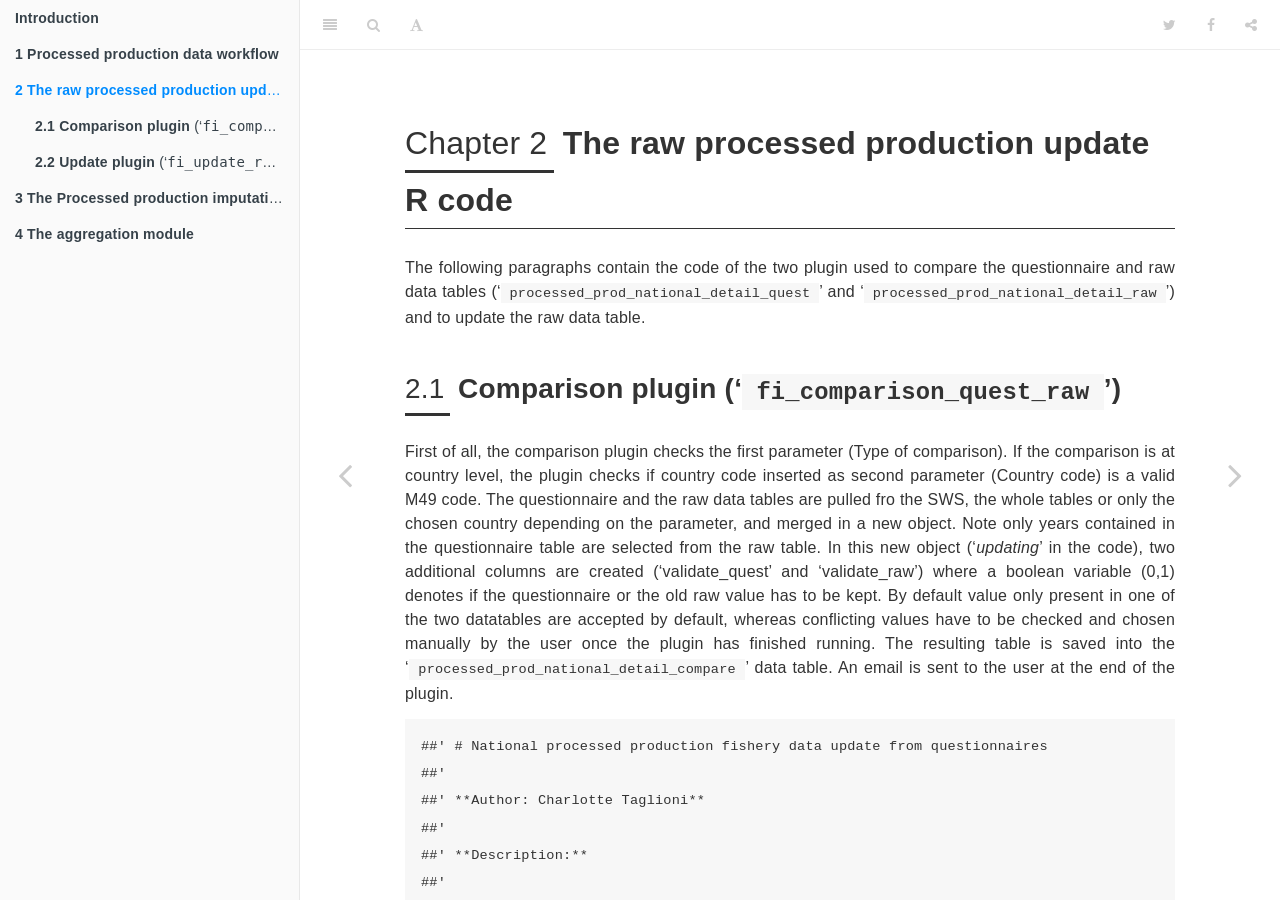
<file: docs/Rawcode.html>
<!DOCTYPE html>
<html >

<head>

  <meta charset="UTF-8">
  <meta http-equiv="X-UA-Compatible" content="IE=edge">
  <title>Migration of Fishery processed production Statistical Processes into the SWS</title>
  <meta content="text/html; charset=UTF-8" http-equiv="Content-Type">
  <meta name="description" content="This online book describes the migration of the statistical processes performed by the FAO Fisheries and Aquaculture Department into the Corporate Statistical Working System (SWS) for processed produciton data.">
  <meta name="generator" content="bookdown 0.3 and GitBook 2.6.7">

  <meta property="og:title" content="Migration of Fishery processed production Statistical Processes into the SWS" />
  <meta property="og:type" content="book" />
  
  
  <meta property="og:description" content="This online book describes the migration of the statistical processes performed by the FAO Fisheries and Aquaculture Department into the Corporate Statistical Working System (SWS) for processed produciton data." />
  

  <meta name="twitter:card" content="summary" />
  <meta name="twitter:title" content="Migration of Fishery processed production Statistical Processes into the SWS" />
  
  <meta name="twitter:description" content="This online book describes the migration of the statistical processes performed by the FAO Fisheries and Aquaculture Department into the Corporate Statistical Working System (SWS) for processed produciton data." />
  

<meta name="author" content="Charlotte Taglioni (Statistician, ESSD - Methodological Innovation Team)">


<meta name="date" content="2020-10-21">

  <meta name="viewport" content="width=device-width, initial-scale=1">
  <meta name="apple-mobile-web-app-capable" content="yes">
  <meta name="apple-mobile-web-app-status-bar-style" content="black">
  
  
<link rel="prev" href="ProcProd.html">
<link rel="next" href="ProcProdcode.html">

<script src="libs/jquery-2.2.3/jquery.min.js"></script>
<link href="libs/gitbook-2.6.7/css/style.css" rel="stylesheet" />
<link href="libs/gitbook-2.6.7/css/plugin-bookdown.css" rel="stylesheet" />
<link href="libs/gitbook-2.6.7/css/plugin-highlight.css" rel="stylesheet" />
<link href="libs/gitbook-2.6.7/css/plugin-search.css" rel="stylesheet" />
<link href="libs/gitbook-2.6.7/css/plugin-fontsettings.css" rel="stylesheet" />










<link rel="stylesheet" href="ess.css" type="text/css" />
</head>

<body>


  <div class="book without-animation with-summary font-size-2 font-family-1" data-basepath=".">

    <div class="book-summary">
      <nav role="navigation">

<ul class="summary">
<li><a href="index.html#introduction"><strong>Introduction</strong></a></li>
<li class="chapter" data-level="1" data-path="ProcProd.html"><a href="ProcProd.html"><i class="fa fa-check"></i><b>1</b> <strong>Processed production data workflow</strong></a></li>
<li class="chapter" data-level="2" data-path="Rawcode.html"><a href="Rawcode.html"><i class="fa fa-check"></i><b>2</b> <strong>The raw processed production update R code</strong></a><ul>
<li class="chapter" data-level="2.1" data-path="Rawcode.html"><a href="Rawcode.html#comparison-plugin-fi_comparison_quest_raw"><i class="fa fa-check"></i><b>2.1</b> <strong>Comparison plugin</strong> (‘<code>fi_comparison_quest_raw</code>’)</a></li>
<li class="chapter" data-level="2.2" data-path="Rawcode.html"><a href="Rawcode.html#update-plugin-fi_update_raw_dt"><i class="fa fa-check"></i><b>2.2</b> <strong>Update plugin</strong> (‘<code>fi_update_raw_dt</code>’)</a></li>
</ul></li>
<li class="chapter" data-level="3" data-path="ProcProdcode.html"><a href="ProcProdcode.html"><i class="fa fa-check"></i><b>3</b> <strong>The Processed production imputation Shiny R code</strong></a></li>
<li class="chapter" data-level="4" data-path="Aggregation.html"><a href="Aggregation.html"><i class="fa fa-check"></i><b>4</b> <strong>The aggregation module</strong></a></li>
</ul>

      </nav>
    </div>

    <div class="book-body">
      <div class="body-inner">
        <div class="book-header" role="navigation">
          <h1>
            <i class="fa fa-circle-o-notch fa-spin"></i><a href="./">Migration of Fishery processed production Statistical Processes into the SWS</a>
          </h1>
        </div>

        <div class="page-wrapper" tabindex="-1" role="main">
          <div class="page-inner">

            <section class="normal" id="section-">
<div id="Rawcode" class="section level1">
<h1><span class="header-section-number">Chapter 2</span> <strong>The raw processed production update R code</strong></h1>
<p>The following paragraphs contain the code of the two plugin used to compare the questionnaire and raw data tables (‘<code>processed_prod_national_detail_quest</code>’ and ‘<code>processed_prod_national_detail_raw</code>’) and to update the raw data table.</p>
<div id="comparison-plugin-fi_comparison_quest_raw" class="section level2">
<h2><span class="header-section-number">2.1</span> <strong>Comparison plugin</strong> (‘<code>fi_comparison_quest_raw</code>’)</h2>
<p>First of all, the comparison plugin checks the first parameter (Type of comparison). If the comparison is at country level, the plugin checks if country code inserted as second parameter (Country code) is a valid M49 code. The questionnaire and the raw data tables are pulled fro the SWS, the whole tables or only the chosen country depending on the parameter, and merged in a new object. Note only years contained in the questionnaire table are selected from the raw table. In this new object (‘<em>updating</em>’ in the code), two additional columns are created (‘validate_quest’ and ‘validate_raw’) where a boolean variable (0,1) denotes if the questionnaire or the old raw value has to be kept. By default value only present in one of the two datatables are accepted by default, whereas conflicting values have to be checked and chosen manually by the user once the plugin has finished running. The resulting table is saved into the ‘<code>processed_prod_national_detail_compare</code>’ data table. An email is sent to the user at the end of the plugin.</p>
<pre><code>##&#39; # National processed production fishery data update from questionnaires
##&#39;
##&#39; **Author: Charlotte Taglioni**
##&#39;
##&#39; **Description:**
##&#39;
##&#39; This module is designed to read data from the questionnaire and update the datatable 
##&#39; &#39;processed_prod_national_detail_raw&#39; the Commodity shiny app read data from. 
##&#39; 
##&#39; **Inputs:**
##&#39;
##&#39; * Processed prodution datable: processed_prod_national_detail_quest, processed_prod_national_detail_raw



## Load the library
suppressMessages({
  library(faosws)
  library(sendmailR)
  library(data.table)
})


# Token QA
if(CheckDebug()){
  
  library(faoswsModules)
  SETTINGS = ReadSettings(&quot;sws.yml&quot;)
  
  ## If you&#39;re not on the system, your settings will overwrite any others
  R_SWS_SHARE_PATH = SETTINGS[[&quot;share&quot;]]
  
  ## Define where your certificates are stored
  SetClientFiles(SETTINGS[[&quot;certdir&quot;]])
  
  ## Get session information from SWS. Token must be obtained from web interface
  GetTestEnvironment(baseUrl = SETTINGS[[&quot;server&quot;]],
                     token = SETTINGS[[&quot;token&quot;]])
  
}

type &lt;- swsContext.computationParams$type # Whole, country

if(type == &#39;country&#39;){
  country &lt;- swsContext.computationParams$country # M49 code
  country &lt;- as.character(country)
  #Take away spaces (just in case)
  country &lt;- gsub(&#39; &#39;, &#39;&#39;, country)
  M49 &lt;- GetCodeList(&quot;FisheriesCommodities&quot;, &quot;commodities_total&quot;,&quot;geographicAreaM49_fi&quot; )[type == &#39;country&#39;,code]
  if(!country %in% M49){
    stop(&#39;Invalid country code. Please insert a valid M49 code.&#39;)
  }
  where &lt;- paste(&quot;geographicaream49_fi = &#39;&quot;, country, &quot;&#39;&quot;, sep = &#39;&#39;)
  quest &lt;- ReadDatatable(&#39;processed_prod_national_detail_quest&#39;, where = where)
  raw &lt;- ReadDatatable(&#39;processed_prod_national_detail_raw&#39;, where = where)
  table2erase &lt;- ReadDatatable(&#39;processed_prod_national_detail_compare&#39;, where = where, readOnly = FALSE)
} else {
  quest &lt;- ReadDatatable(&#39;processed_prod_national_detail_quest&#39;)
  raw &lt;- ReadDatatable(&#39;processed_prod_national_detail_raw&#39;)
  table2erase &lt;- ReadDatatable(&#39;processed_prod_national_detail_compare&#39;, readOnly = FALSE)
  }

questyear &lt;- unique(quest$timepointyears)
raw &lt;- raw[timepointyears %in% questyear]

updating &lt;- merge(quest, raw, by = c(&quot;geographicaream49_fi&quot;,
                                     &quot;measuredelement&quot;,
                                     &quot;timepointyears&quot;,  
                                     &quot;id_isscfc&quot;,            
                                     &quot;measureditemisscfc&quot;,
                                     &quot;id_nationalcode&quot;), 
                  all = TRUE, 
                  suffixes = c(&#39;_quest&#39;, &#39;_raw&#39;))

# For new data questionnaire data are inserted by default
newdata &lt;- updating[is.na(quantitymt_raw)]
newdata &lt;- newdata[ , c(&#39;validate_quest&#39;, &#39;validate_raw&#39;) := list(1,0)]

# For old data not in the questionnaire anymore they are inserted by default
olddata &lt;- updating[is.na(quantitymt_quest)]
olddata &lt;- olddata[ , c(&#39;validate_quest&#39;, &#39;validate_raw&#39;) := list(0,1)]

# For changed data the choice has to be made
changes &lt;- updating[quantitymt_quest != quantitymt_raw]
changes &lt;- changes[ , c(&#39;validate_quest&#39;, &#39;validate_raw&#39;) := list(0,0)]

# Put together the three tables
tocheck &lt;- rbind(newdata, olddata)
tocheck &lt;- rbind(tocheck, changes)

ordercolumns &lt;- c(names(tocheck)[1:6], 
                  names(tocheck[ , 7:ncol(tocheck), with =FALSE])[order(names(tocheck)[7:length(names(tocheck))])])

setcolorder(tocheck, ordercolumns)

# Save into the comparison table
changeset &lt;- Changeset(&#39;processed_prod_national_detail_compare&#39;)
AddDeletions(changeset, table2erase)
Finalise(changeset)

changeset &lt;- Changeset(&#39;processed_prod_national_detail_compare&#39;)
AddInsertions(changeset, tocheck)
Finalise(changeset)

## Initiate email
from = &quot;sws@fao.org&quot;
to = swsContext.userEmail
subject = &quot;Compare national processed production datatable updated&quot;
body = &quot;Data have been properly updated. 
              Please check &#39;Comm: processed_prod_national_detail_compare&#39; datatable 
              and choose what data to accept.&quot;

sendmail(from = from, to = to, subject = subject, msg = body)
</code></pre>
</div>
<div id="update-plugin-fi_update_raw_dt" class="section level2">
<h2><span class="header-section-number">2.2</span> <strong>Update plugin</strong> (‘<code>fi_update_raw_dt</code>’)</h2>
<p>The plugin to update the raw data table (‘<code>processed_prod_national_detail_raw</code>’) has the same parameters as the compare plugin. It pulls data from the compare data table (‘<code>processed_prod_national_detail_compare</code>’) and copy the selected columns into the raw table. Columns coming from the questionnaire data table have the suffix ’*_quest<em>‘whereas those coming from the raw data table have the suffix’</em>_raw*’. Once the replacement is done the raw data table is updated and saved. An email is sent to the user at the end of the plugin.</p>
<pre><code>##&#39; # National processed production fishery data update
##&#39;
##&#39; **Author: Charlotte Taglioni**
##&#39;
##&#39; **Description:**
##&#39;
##&#39; This module is designed to read data from the comparison datatable where 
##&#39; modified data have been approved and update the raw datatable 
##&#39; &#39;processed_prod_national_detail_raw&#39; the Commodity shiny app read data from. 
##&#39; 
##&#39; **Inputs:**
##&#39;
##&#39; * Processed prodution datable: processed_prod_national_detail_compare,
##&#39;  processed_prod_national_detail_raw



## Load the library
suppressMessages({
  library(faosws)
  library(sendmailR)
  library(data.table)
})


# Token QA
if(CheckDebug()){
  
  library(faoswsModules)
  SETTINGS = ReadSettings(&quot;sws.yml&quot;)
  
  ## If you&#39;re not on the system, your settings will overwrite any others
  R_SWS_SHARE_PATH = SETTINGS[[&quot;share&quot;]]
  
  ## Define where your certificates are stored
  SetClientFiles(SETTINGS[[&quot;certdir&quot;]])
  
  ## Get session information from SWS. Token must be obtained from web interface
  GetTestEnvironment(baseUrl = SETTINGS[[&quot;server&quot;]],
                     token = SETTINGS[[&quot;token&quot;]])
  
}

type &lt;- swsContext.computationParams$type # Whole, country

if(type == &#39;country&#39;){
  country &lt;- swsContext.computationParams$country # M49 code
  country &lt;- as.character(country)
  #Take away spaces (just in case)
  country &lt;- gsub(&#39; &#39;, &#39;&#39;, country)
  M49 &lt;- GetCodeList(&quot;FisheriesCommodities&quot;, &quot;commodities_total&quot;,&quot;geographicAreaM49_fi&quot; )[type == &#39;country&#39;,code]
  if(!country %in% M49){
    stop(&#39;Invalid country code. Please insert a valid M49 code.&#39;)
  }
  where &lt;- paste(&quot;geographicaream49_fi = &#39;&quot;, country, &quot;&#39;&quot;, sep = &#39;&#39;)
  raw &lt;- ReadDatatable(&#39;processed_prod_national_detail_raw&#39;, where = where, readOnly = FALSE)
  compare &lt;- ReadDatatable(&#39;processed_prod_national_detail_compare&#39;, where = where)
} else {
  raw &lt;- ReadDatatable(&#39;processed_prod_national_detail_raw&#39;, readOnly = FALSE)
  compare &lt;- ReadDatatable(&#39;processed_prod_national_detail_compare&#39;)
}

updating &lt;- merge(compare, raw, by = c(&quot;geographicaream49_fi&quot;,
                                     &quot;measuredelement&quot;,
                                     &quot;timepointyears&quot;,  
                                     &quot;id_isscfc&quot;,            
                                     &quot;measureditemisscfc&quot;,
                                     &quot;id_nationalcode&quot;),
                  all.x = TRUE)

apply(updating[ , -grepl(&#39;quantity&#39;, names(updating)), with = F], 2, as.character)

col2save_raw &lt;- names(updating)[grepl(&#39;_raw&#39;, names(updating))]
col2update_raw &lt;- gsub(&#39;_raw&#39;, &#39;&#39;, col2save_raw)

updating[validate_raw == TRUE, 
         col2update_raw := updating[validate_raw == TRUE, 
                                    col2save_raw, with = FALSE], 
         with = FALSE]

col2save_quest &lt;- names(updating)[grepl(&#39;_quest&#39;, names(updating))]
col2update_quest &lt;- gsub(&#39;_quest&#39;, &#39;&#39;, col2save_quest)

updating[validate_quest == TRUE, 
         col2update_quest := updating[validate_quest == TRUE, 
                                    col2save_quest, with = FALSE], 
         with = FALSE]
updating[ , validate :=NULL]
updating &lt;- updating[, names(updating)[!grepl(c(&#39;_quest|_raw&#39;), names(updating))], with = FALSE]

# Save into the comparison table
changeset &lt;- Changeset(&#39;processed_prod_national_detail_raw&#39;)
AddModifications(changeset, updating)
Finalise(changeset)

## Initiate email
from = &quot;sws@fao.org&quot;
to = swsContext.userEmail
subject = &quot;Raw national processed production datatable updated&quot;
body = &quot;Please check &#39;Comm: processed_prod_national_detail_raw&#39; datatable to ensure the datatable has been properly updated.&quot;

sendmail(from = from, to = to, subject = subject, msg = body)
</code></pre>
<p>When the two plugins have run the ‘<code>processed_prod_national_detail_raw</code>’ data table is ready to be used by the shiny app.</p>

</div>
</div>
            </section>

          </div>
        </div>
      </div>
<a href="ProcProd.html" class="navigation navigation-prev " aria-label="Previous page"><i class="fa fa-angle-left"></i></a>
<a href="ProcProdcode.html" class="navigation navigation-next " aria-label="Next page""><i class="fa fa-angle-right"></i></a>

<script src="libs/gitbook-2.6.7/js/app.min.js"></script>
<script src="libs/gitbook-2.6.7/js/lunr.js"></script>
<script src="libs/gitbook-2.6.7/js/plugin-search.js"></script>
<script src="libs/gitbook-2.6.7/js/plugin-sharing.js"></script>
<script src="libs/gitbook-2.6.7/js/plugin-fontsettings.js"></script>
<script src="libs/gitbook-2.6.7/js/plugin-bookdown.js"></script>
<script src="libs/gitbook-2.6.7/js/jquery.highlight.js"></script>
<script>
require(["gitbook"], function(gitbook) {
gitbook.start({
"sharing": {
"github": false,
"facebook": true,
"twitter": true,
"google": false,
"weibo": false,
"instapper": false,
"vk": false,
"all": ["facebook", "google", "twitter", "weibo", "instapaper"]
},
"fontsettings": {
"theme": "white",
"family": "sans",
"size": 2
},
"edit": {
"link": null,
"text": null
},
"download": null,
"toc": {
"collapse": "subsection"
}
});
});
</script>

</body>

</html>
</file>
<file: docs/libs/gitbook-2.6.7/css/plugin-bookdown.css>
.book .book-header h1 {
  padding-left: 20px;
  padding-right: 20px;
}
.book .book-header.fixed {
  position: fixed;
  right: 0;
  top: 0;
  left: 0;
  border-bottom: 1px solid rgba(0,0,0,.07);
}
span.search-highlight {
  background-color: #ffff88;
}
@media (min-width: 600px) {
  .book.with-summary .book-header.fixed {
    left: 300px;
  }
}
@media (max-width: 1240px) {
  .book .book-body.fixed {
    top: 50px;
  }
  .book .book-body.fixed .body-inner {
    top: auto;
  }
}
@media (max-width: 600px) {
  .book.with-summary .book-header.fixed {
    left: calc(100% - 60px);
    min-width: 300px;
  }
  .book.with-summary .book-body {
    transform: none;
    left: calc(100% - 60px);
    min-width: 300px;
  }
  .book .book-body.fixed {
    top: 0;
  }
}

.book .book-body.fixed .body-inner {
  top: 50px;
}
.book .book-body .page-wrapper .page-inner section.normal sub, .book .book-body .page-wrapper .page-inner section.normal sup {
  font-size: 85%;
}

@media print {
  .book .book-summary, .book .book-body .book-header, .fa {
    display: none !important;
  }
  .book .book-body.fixed {
    left: 0px;
  }
  .book .book-body,.book .book-body .body-inner, .book.with-summary {
    overflow: visible !important;
  }
}
.kable_wrapper {
  border-spacing: 20px 0;
  border-collapse: separate;
  border: none;
  margin: auto;
}
.kable_wrapper > tbody > tr > td {
  vertical-align: top;
}
.book .book-body .page-wrapper .page-inner section.normal table tr.header {
  border-top-width: 2px;
}
.book .book-body .page-wrapper .page-inner section.normal table tr:last-child td {
  border-bottom-width: 2px;
}
.book .book-body .page-wrapper .page-inner section.normal table td, .book .book-body .page-wrapper .page-inner section.normal table th {
  border-left: none;
  border-right: none;
}
.book .book-body .page-wrapper .page-inner section.normal table.kable_wrapper > tbody > tr, .book .book-body .page-wrapper .page-inner section.normal table.kable_wrapper > tbody > tr > td {
  border-top: none;
}
.book .book-body .page-wrapper .page-inner section.normal table.kable_wrapper > tbody > tr:last-child > td {
    border-bottom: none;
}

div.theorem, div.lemma, div.corollary, div.proposition {
  font-style: italic;
}
span.theorem, span.lemma, span.corollary, span.proposition {
  font-style: normal;
}
div.proof:after {
  content: "\25a2";
  float: right;
}
</file>
<file: docs/libs/gitbook-2.6.7/css/plugin-highlight.css>
.book .book-body .page-wrapper .page-inner section.normal pre,
.book .book-body .page-wrapper .page-inner section.normal code {
  /* http://jmblog.github.com/color-themes-for-google-code-highlightjs */
  /* Tomorrow Comment */
  /* Tomorrow Red */
  /* Tomorrow Orange */
  /* Tomorrow Yellow */
  /* Tomorrow Green */
  /* Tomorrow Aqua */
  /* Tomorrow Blue */
  /* Tomorrow Purple */
}
.book .book-body .page-wrapper .page-inner section.normal pre .hljs-comment,
.book .book-body .page-wrapper .page-inner section.normal code .hljs-comment,
.book .book-body .page-wrapper .page-inner section.normal pre .hljs-title,
.book .book-body .page-wrapper .page-inner section.normal code .hljs-title {
  color: #8e908c;
}
.book .book-body .page-wrapper .page-inner section.normal pre .hljs-variable,
.book .book-body .page-wrapper .page-inner section.normal code .hljs-variable,
.book .book-body .page-wrapper .page-inner section.normal pre .hljs-attribute,
.book .book-body .page-wrapper .page-inner section.normal code .hljs-attribute,
.book .book-body .page-wrapper .page-inner section.normal pre .hljs-tag,
.book .book-body .page-wrapper .page-inner section.normal code .hljs-tag,
.book .book-body .page-wrapper .page-inner section.normal pre .hljs-regexp,
.book .book-body .page-wrapper .page-inner section.normal code .hljs-regexp,
.book .book-body .page-wrapper .page-inner section.normal pre .ruby .hljs-constant,
.book .book-body .page-wrapper .page-inner section.normal code .ruby .hljs-constant,
.book .book-body .page-wrapper .page-inner section.normal pre .xml .hljs-tag .hljs-title,
.book .book-body .page-wrapper .page-inner section.normal code .xml .hljs-tag .hljs-title,
.book .book-body .page-wrapper .page-inner section.normal pre .xml .hljs-pi,
.book .book-body .page-wrapper .page-inner section.normal code .xml .hljs-pi,
.book .book-body .page-wrapper .page-inner section.normal pre .xml .hljs-doctype,
.book .book-body .page-wrapper .page-inner section.normal code .xml .hljs-doctype,
.book .book-body .page-wrapper .page-inner section.normal pre .html .hljs-doctype,
.book .book-body .page-wrapper .page-inner section.normal code .html .hljs-doctype,
.book .book-body .page-wrapper .page-inner section.normal pre .css .hljs-id,
.book .book-body .page-wrapper .page-inner section.normal code .css .hljs-id,
.book .book-body .page-wrapper .page-inner section.normal pre .css .hljs-class,
.book .book-body .page-wrapper .page-inner section.normal code .css .hljs-class,
.book .book-body .page-wrapper .page-inner section.normal pre .css .hljs-pseudo,
.book .book-body .page-wrapper .page-inner section.normal code .css .hljs-pseudo {
  color: #c82829;
}
.book .book-body .page-wrapper .page-inner section.normal pre .hljs-number,
.book .book-body .page-wrapper .page-inner section.normal code .hljs-number,
.book .book-body .page-wrapper .page-inner section.normal pre .hljs-preprocessor,
.book .book-body .page-wrapper .page-inner section.normal code .hljs-preprocessor,
.book .book-body .page-wrapper .page-inner section.normal pre .hljs-pragma,
.book .book-body .page-wrapper .page-inner section.normal code .hljs-pragma,
.book .book-body .page-wrapper .page-inner section.normal pre .hljs-built_in,
.book .book-body .page-wrapper .page-inner section.normal code .hljs-built_in,
.book .book-body .page-wrapper .page-inner section.normal pre .hljs-literal,
.book .book-body .page-wrapper .page-inner section.normal code .hljs-literal,
.book .book-body .page-wrapper .page-inner section.normal pre .hljs-params,
.book .book-body .page-wrapper .page-inner section.normal code .hljs-params,
.book .book-body .page-wrapper .page-inner section.normal pre .hljs-constant,
.book .book-body .page-wrapper .page-inner section.normal code .hljs-constant {
  color: #f5871f;
}
.book .book-body .page-wrapper .page-inner section.normal pre .ruby .hljs-class .hljs-title,
.book .book-body .page-wrapper .page-inner section.normal code .ruby .hljs-class .hljs-title,
.book .book-body .page-wrapper .page-inner section.normal pre .css .hljs-rules .hljs-attribute,
.book .book-body .page-wrapper .page-inner section.normal code .css .hljs-rules .hljs-attribute {
  color: #eab700;
}
.book .book-body .page-wrapper .page-inner section.normal pre .hljs-string,
.book .book-body .page-wrapper .page-inner section.normal code .hljs-string,
.book .book-body .page-wrapper .page-inner section.normal pre .hljs-value,
.book .book-body .page-wrapper .page-inner section.normal code .hljs-value,
.book .book-body .page-wrapper .page-inner section.normal pre .hljs-inheritance,
.book .book-body .page-wrapper .page-inner section.normal code .hljs-inheritance,
.book .book-body .page-wrapper .page-inner section.normal pre .hljs-header,
.book .book-body .page-wrapper .page-inner section.normal code .hljs-header,
.book .book-body .page-wrapper .page-inner section.normal pre .ruby .hljs-symbol,
.book .book-body .page-wrapper .page-inner section.normal code .ruby .hljs-symbol,
.book .book-body .page-wrapper .page-inner section.normal pre .xml .hljs-cdata,
.book .book-body .page-wrapper .page-inner section.normal code .xml .hljs-cdata {
  color: #718c00;
}
.book .book-body .page-wrapper .page-inner section.normal pre .css .hljs-hexcolor,
.book .book-body .page-wrapper .page-inner section.normal code .css .hljs-hexcolor {
  color: #3e999f;
}
.book .book-body .page-wrapper .page-inner section.normal pre .hljs-function,
.book .book-body .page-wrapper .page-inner section.normal code .hljs-function,
.book .book-body .page-wrapper .page-inner section.normal pre .python .hljs-decorator,
.book .book-body .page-wrapper .page-inner section.normal code .python .hljs-decorator,
.book .book-body .page-wrapper .page-inner section.normal pre .python .hljs-title,
.book .book-body .page-wrapper .page-inner section.normal code .python .hljs-title,
.book .book-body .page-wrapper .page-inner section.normal pre .ruby .hljs-function .hljs-title,
.book .book-body .page-wrapper .page-inner section.normal code .ruby .hljs-function .hljs-title,
.book .book-body .page-wrapper .page-inner section.normal pre .ruby .hljs-title .hljs-keyword,
.book .book-body .page-wrapper .page-inner section.normal code .ruby .hljs-title .hljs-keyword,
.book .book-body .page-wrapper .page-inner section.normal pre .perl .hljs-sub,
.book .book-body .page-wrapper .page-inner section.normal code .perl .hljs-sub,
.book .book-body .page-wrapper .page-inner section.normal pre .javascript .hljs-title,
.book .book-body .page-wrapper .page-inner section.normal code .javascript .hljs-title,
.book .book-body .page-wrapper .page-inner section.normal pre .coffeescript .hljs-title,
.book .book-body .page-wrapper .page-inner section.normal code .coffeescript .hljs-title {
  color: #4271ae;
}
.book .book-body .page-wrapper .page-inner section.normal pre .hljs-keyword,
.book .book-body .page-wrapper .page-inner section.normal code .hljs-keyword,
.book .book-body .page-wrapper .page-inner section.normal pre .javascript .hljs-function,
.book .book-body .page-wrapper .page-inner section.normal code .javascript .hljs-function {
  color: #8959a8;
}
.book .book-body .page-wrapper .page-inner section.normal pre .hljs,
.book .book-body .page-wrapper .page-inner section.normal code .hljs {
  display: block;
  background: white;
  color: #4d4d4c;
  padding: 0.5em;
}
.book .book-body .page-wrapper .page-inner section.normal pre .coffeescript .javascript,
.book .book-body .page-wrapper .page-inner section.normal code .coffeescript .javascript,
.book .book-body .page-wrapper .page-inner section.normal pre .javascript .xml,
.book .book-body .page-wrapper .page-inner section.normal code .javascript .xml,
.book .book-body .page-wrapper .page-inner section.normal pre .tex .hljs-formula,
.book .book-body .page-wrapper .page-inner section.normal code .tex .hljs-formula,
.book .book-body .page-wrapper .page-inner section.normal pre .xml .javascript,
.book .book-body .page-wrapper .page-inner section.normal code .xml .javascript,
.book .book-body .page-wrapper .page-inner section.normal pre .xml .vbscript,
.book .book-body .page-wrapper .page-inner section.normal code .xml .vbscript,
.book .book-body .page-wrapper .page-inner section.normal pre .xml .css,
.book .book-body .page-wrapper .page-inner section.normal code .xml .css,
.book .book-body .page-wrapper .page-inner section.normal pre .xml .hljs-cdata,
.book .book-body .page-wrapper .page-inner section.normal code .xml .hljs-cdata {
  opacity: 0.5;
}
.book.color-theme-1 .book-body .page-wrapper .page-inner section.normal pre,
.book.color-theme-1 .book-body .page-wrapper .page-inner section.normal code {
  /*

Orginal Style from ethanschoonover.com/solarized (c) Jeremy Hull <sourdrums@gmail.com>

*/
  /* Solarized Green */
  /* Solarized Cyan */
  /* Solarized Blue */
  /* Solarized Yellow */
  /* Solarized Orange */
  /* Solarized Red */
  /* Solarized Violet */
}
.book.color-theme-1 .book-body .page-wrapper .page-inner section.normal pre .hljs,
.book.color-theme-1 .book-body .page-wrapper .page-inner section.normal code .hljs {
  display: block;
  padding: 0.5em;
  background: #fdf6e3;
  color: #657b83;
}
.book.color-theme-1 .book-body .page-wrapper .page-inner section.normal pre .hljs-comment,
.book.color-theme-1 .book-body .page-wrapper .page-inner section.normal code .hljs-comment,
.book.color-theme-1 .book-body .page-wrapper .page-inner section.normal pre .hljs-template_comment,
.book.color-theme-1 .book-body .page-wrapper .page-inner section.normal code .hljs-template_comment,
.book.color-theme-1 .book-body .page-wrapper .page-inner section.normal pre .diff .hljs-header,
.book.color-theme-1 .book-body .page-wrapper .page-inner section.normal code .diff .hljs-header,
.book.color-theme-1 .book-body .page-wrapper .page-inner section.normal pre .hljs-doctype,
.book.color-theme-1 .book-body .page-wrapper .page-inner section.normal code .hljs-doctype,
.book.color-theme-1 .book-body .page-wrapper .page-inner section.normal pre .hljs-pi,
.book.color-theme-1 .book-body .page-wrapper .page-inner section.normal code .hljs-pi,
.book.color-theme-1 .book-body .page-wrapper .page-inner section.normal pre .lisp .hljs-string,
.book.color-theme-1 .book-body .page-wrapper .page-inner section.normal code .lisp .hljs-string,
.book.color-theme-1 .book-body .page-wrapper .page-inner section.normal pre .hljs-javadoc,
.book.color-theme-1 .book-body .page-wrapper .page-inner section.normal code .hljs-javadoc {
  color: #93a1a1;
}
.book.color-theme-1 .book-body .page-wrapper .page-inner section.normal pre .hljs-keyword,
.book.color-theme-1 .book-body .page-wrapper .page-inner section.normal code .hljs-keyword,
.book.color-theme-1 .book-body .page-wrapper .page-inner section.normal pre .hljs-winutils,
.book.color-theme-1 .book-body .page-wrapper .page-inner section.normal code .hljs-winutils,
.book.color-theme-1 .book-body .page-wrapper .page-inner section.normal pre .method,
.book.color-theme-1 .book-body .page-wrapper .page-inner section.normal code .method,
.book.color-theme-1 .book-body .page-wrapper .page-inner section.normal pre .hljs-addition,
.book.color-theme-1 .book-body .page-wrapper .page-inner section.normal code .hljs-addition,
.book.color-theme-1 .book-body .page-wrapper .page-inner section.normal pre .css .hljs-tag,
.book.color-theme-1 .book-body .page-wrapper .page-inner section.normal code .css .hljs-tag,
.book.color-theme-1 .book-body .page-wrapper .page-inner section.normal pre .hljs-request,
.book.color-theme-1 .book-body .page-wrapper .page-inner section.normal code .hljs-request,
.book.color-theme-1 .book-body .page-wrapper .page-inner section.normal pre .hljs-status,
.book.color-theme-1 .book-body .page-wrapper .page-inner section.normal code .hljs-status,
.book.color-theme-1 .book-body .page-wrapper .page-inner section.normal pre .nginx .hljs-title,
.book.color-theme-1 .book-body .page-wrapper .page-inner section.normal code .nginx .hljs-title {
  color: #859900;
}
.book.color-theme-1 .book-body .page-wrapper .page-inner section.normal pre .hljs-number,
.book.color-theme-1 .book-body .page-wrapper .page-inner section.normal code .hljs-number,
.book.color-theme-1 .book-body .page-wrapper .page-inner section.normal pre .hljs-command,
.book.color-theme-1 .book-body .page-wrapper .page-inner section.normal code .hljs-command,
.book.color-theme-1 .book-body .page-wrapper .page-inner section.normal pre .hljs-string,
.book.color-theme-1 .book-body .page-wrapper .page-inner section.normal code .hljs-string,
.book.color-theme-1 .book-body .page-wrapper .page-inner section.normal pre .hljs-tag .hljs-value,
.book.color-theme-1 .book-body .page-wrapper .page-inner section.normal code .hljs-tag .hljs-value,
.book.color-theme-1 .book-body .page-wrapper .page-inner section.normal pre .hljs-rules .hljs-value,
.book.color-theme-1 .book-body .page-wrapper .page-inner section.normal code .hljs-rules .hljs-value,
.book.color-theme-1 .book-body .page-wrapper .page-inner section.normal pre .hljs-phpdoc,
.book.color-theme-1 .book-body .page-wrapper .page-inner section.normal code .hljs-phpdoc,
.book.color-theme-1 .book-body .page-wrapper .page-inner section.normal pre .tex .hljs-formula,
.book.color-theme-1 .book-body .page-wrapper .page-inner section.normal code .tex .hljs-formula,
.book.color-theme-1 .book-body .page-wrapper .page-inner section.normal pre .hljs-regexp,
.book.color-theme-1 .book-body .page-wrapper .page-inner section.normal code .hljs-regexp,
.book.color-theme-1 .book-body .page-wrapper .page-inner section.normal pre .hljs-hexcolor,
.book.color-theme-1 .book-body .page-wrapper .page-inner section.normal code .hljs-hexcolor,
.book.color-theme-1 .book-body .page-wrapper .page-inner section.normal pre .hljs-link_url,
.book.color-theme-1 .book-body .page-wrapper .page-inner section.normal code .hljs-link_url {
  color: #2aa198;
}
.book.color-theme-1 .book-body .page-wrapper .page-inner section.normal pre .hljs-title,
.book.color-theme-1 .book-body .page-wrapper .page-inner section.normal code .hljs-title,
.book.color-theme-1 .book-body .page-wrapper .page-inner section.normal pre .hljs-localvars,
.book.color-theme-1 .book-body .page-wrapper .page-inner section.normal code .hljs-localvars,
.book.color-theme-1 .book-body .page-wrapper .page-inner section.normal pre .hljs-chunk,
.book.color-theme-1 .book-body .page-wrapper .page-inner section.normal code .hljs-chunk,
.book.color-theme-1 .book-body .page-wrapper .page-inner section.normal pre .hljs-decorator,
.book.color-theme-1 .book-body .page-wrapper .page-inner section.normal code .hljs-decorator,
.book.color-theme-1 .book-body .page-wrapper .page-inner section.normal pre .hljs-built_in,
.book.color-theme-1 .book-body .page-wrapper .page-inner section.normal code .hljs-built_in,
.book.color-theme-1 .book-body .page-wrapper .page-inner section.normal pre .hljs-identifier,
.book.color-theme-1 .book-body .page-wrapper .page-inner section.normal code .hljs-identifier,
.book.color-theme-1 .book-body .page-wrapper .page-inner section.normal pre .vhdl .hljs-literal,
.book.color-theme-1 .book-body .page-wrapper .page-inner section.normal code .vhdl .hljs-literal,
.book.color-theme-1 .book-body .page-wrapper .page-inner section.normal pre .hljs-id,
.book.color-theme-1 .book-body .page-wrapper .page-inner section.normal code .hljs-id,
.book.color-theme-1 .book-body .page-wrapper .page-inner section.normal pre .css .hljs-function,
.book.color-theme-1 .book-body .page-wrapper .page-inner section.normal code .css .hljs-function {
  color: #268bd2;
}
.book.color-theme-1 .book-body .page-wrapper .page-inner section.normal pre .hljs-attribute,
.book.color-theme-1 .book-body .page-wrapper .page-inner section.normal code .hljs-attribute,
.book.color-theme-1 .book-body .page-wrapper .page-inner section.normal pre .hljs-variable,
.book.color-theme-1 .book-body .page-wrapper .page-inner section.normal code .hljs-variable,
.book.color-theme-1 .book-body .page-wrapper .page-inner section.normal pre .lisp .hljs-body,
.book.color-theme-1 .book-body .page-wrapper .page-inner section.normal code .lisp .hljs-body,
.book.color-theme-1 .book-body .page-wrapper .page-inner section.normal pre .smalltalk .hljs-number,
.book.color-theme-1 .book-body .page-wrapper .page-inner section.normal code .smalltalk .hljs-number,
.book.color-theme-1 .book-body .page-wrapper .page-inner section.normal pre .hljs-constant,
.book.color-theme-1 .book-body .page-wrapper .page-inner section.normal code .hljs-constant,
.book.color-theme-1 .book-body .page-wrapper .page-inner section.normal pre .hljs-class .hljs-title,
.book.color-theme-1 .book-body .page-wrapper .page-inner section.normal code .hljs-class .hljs-title,
.book.color-theme-1 .book-body .page-wrapper .page-inner section.normal pre .hljs-parent,
.book.color-theme-1 .book-body .page-wrapper .page-inner section.normal code .hljs-parent,
.book.color-theme-1 .book-body .page-wrapper .page-inner section.normal pre .haskell .hljs-type,
.book.color-theme-1 .book-body .page-wrapper .page-inner section.normal code .haskell .hljs-type,
.book.color-theme-1 .book-body .page-wrapper .page-inner section.normal pre .hljs-link_reference,
.book.color-theme-1 .book-body .page-wrapper .page-inner section.normal code .hljs-link_reference {
  color: #b58900;
}
.book.color-theme-1 .book-body .page-wrapper .page-inner section.normal pre .hljs-preprocessor,
.book.color-theme-1 .book-body .page-wrapper .page-inner section.normal code .hljs-preprocessor,
.book.color-theme-1 .book-body .page-wrapper .page-inner section.normal pre .hljs-preprocessor .hljs-keyword,
.book.color-theme-1 .book-body .page-wrapper .page-inner section.normal code .hljs-preprocessor .hljs-keyword,
.book.color-theme-1 .book-body .page-wrapper .page-inner section.normal pre .hljs-pragma,
.book.color-theme-1 .book-body .page-wrapper .page-inner section.normal code .hljs-pragma,
.book.color-theme-1 .book-body .page-wrapper .page-inner section.normal pre .hljs-shebang,
.book.color-theme-1 .book-body .page-wrapper .page-inner section.normal code .hljs-shebang,
.book.color-theme-1 .book-body .page-wrapper .page-inner section.normal pre .hljs-symbol,
.book.color-theme-1 .book-body .page-wrapper .page-inner section.normal code .hljs-symbol,
.book.color-theme-1 .book-body .page-wrapper .page-inner section.normal pre .hljs-symbol .hljs-string,
.book.color-theme-1 .book-body .page-wrapper .page-inner section.normal code .hljs-symbol .hljs-string,
.book.color-theme-1 .book-body .page-wrapper .page-inner section.normal pre .diff .hljs-change,
.book.color-theme-1 .book-body .page-wrapper .page-inner section.normal code .diff .hljs-change,
.book.color-theme-1 .book-body .page-wrapper .page-inner section.normal pre .hljs-special,
.book.color-theme-1 .book-body .page-wrapper .page-inner section.normal code .hljs-special,
.book.color-theme-1 .book-body .page-wrapper .page-inner section.normal pre .hljs-attr_selector,
.book.color-theme-1 .book-body .page-wrapper .page-inner section.normal code .hljs-attr_selector,
.book.color-theme-1 .book-body .page-wrapper .page-inner section.normal pre .hljs-subst,
.book.color-theme-1 .book-body .page-wrapper .page-inner section.normal code .hljs-subst,
.book.color-theme-1 .book-body .page-wrapper .page-inner section.normal pre .hljs-cdata,
.book.color-theme-1 .book-body .page-wrapper .page-inner section.normal code .hljs-cdata,
.book.color-theme-1 .book-body .page-wrapper .page-inner section.normal pre .clojure .hljs-title,
.book.color-theme-1 .book-body .page-wrapper .page-inner section.normal code .clojure .hljs-title,
.book.color-theme-1 .book-body .page-wrapper .page-inner section.normal pre .css .hljs-pseudo,
.book.color-theme-1 .book-body .page-wrapper .page-inner section.normal code .css .hljs-pseudo,
.book.color-theme-1 .book-body .page-wrapper .page-inner section.normal pre .hljs-header,
.book.color-theme-1 .book-body .page-wrapper .page-inner section.normal code .hljs-header {
  color: #cb4b16;
}
.book.color-theme-1 .book-body .page-wrapper .page-inner section.normal pre .hljs-deletion,
.book.color-theme-1 .book-body .page-wrapper .page-inner section.normal code .hljs-deletion,
.book.color-theme-1 .book-body .page-wrapper .page-inner section.normal pre .hljs-important,
.book.color-theme-1 .book-body .page-wrapper .page-inner section.normal code .hljs-important {
  color: #dc322f;
}
.book.color-theme-1 .book-body .page-wrapper .page-inner section.normal pre .hljs-link_label,
.book.color-theme-1 .book-body .page-wrapper .page-inner section.normal code .hljs-link_label {
  color: #6c71c4;
}
.book.color-theme-1 .book-body .page-wrapper .page-inner section.normal pre .tex .hljs-formula,
.book.color-theme-1 .book-body .page-wrapper .page-inner section.normal code .tex .hljs-formula {
  background: #eee8d5;
}
.book.color-theme-2 .book-body .page-wrapper .page-inner section.normal pre,
.book.color-theme-2 .book-body .page-wrapper .page-inner section.normal code {
  /* Tomorrow Night Bright Theme */
  /* Original theme - https://github.com/chriskempson/tomorrow-theme */
  /* http://jmblog.github.com/color-themes-for-google-code-highlightjs */
  /* Tomorrow Comment */
  /* Tomorrow Red */
  /* Tomorrow Orange */
  /* Tomorrow Yellow */
  /* Tomorrow Green */
  /* Tomorrow Aqua */
  /* Tomorrow Blue */
  /* Tomorrow Purple */
}
.book.color-theme-2 .book-body .page-wrapper .page-inner section.normal pre .hljs-comment,
.book.color-theme-2 .book-body .page-wrapper .page-inner section.normal code .hljs-comment,
.book.color-theme-2 .book-body .page-wrapper .page-inner section.normal pre .hljs-title,
.book.color-theme-2 .book-body .page-wrapper .page-inner section.normal code .hljs-title {
  color: #969896;
}
.book.color-theme-2 .book-body .page-wrapper .page-inner section.normal pre .hljs-variable,
.book.color-theme-2 .book-body .page-wrapper .page-inner section.normal code .hljs-variable,
.book.color-theme-2 .book-body .page-wrapper .page-inner section.normal pre .hljs-attribute,
.book.color-theme-2 .book-body .page-wrapper .page-inner section.normal code .hljs-attribute,
.book.color-theme-2 .book-body .page-wrapper .page-inner section.normal pre .hljs-tag,
.book.color-theme-2 .book-body .page-wrapper .page-inner section.normal code .hljs-tag,
.book.color-theme-2 .book-body .page-wrapper .page-inner section.normal pre .hljs-regexp,
.book.color-theme-2 .book-body .page-wrapper .page-inner section.normal code .hljs-regexp,
.book.color-theme-2 .book-body .page-wrapper .page-inner section.normal pre .ruby .hljs-constant,
.book.color-theme-2 .book-body .page-wrapper .page-inner section.normal code .ruby .hljs-constant,
.book.color-theme-2 .book-body .page-wrapper .page-inner section.normal pre .xml .hljs-tag .hljs-title,
.book.color-theme-2 .book-body .page-wrapper .page-inner section.normal code .xml .hljs-tag .hljs-title,
.book.color-theme-2 .book-body .page-wrapper .page-inner section.normal pre .xml .hljs-pi,
.book.color-theme-2 .book-body .page-wrapper .page-inner section.normal code .xml .hljs-pi,
.book.color-theme-2 .book-body .page-wrapper .page-inner section.normal pre .xml .hljs-doctype,
.book.color-theme-2 .book-body .page-wrapper .page-inner section.normal code .xml .hljs-doctype,
.book.color-theme-2 .book-body .page-wrapper .page-inner section.normal pre .html .hljs-doctype,
.book.color-theme-2 .book-body .page-wrapper .page-inner section.normal code .html .hljs-doctype,
.book.color-theme-2 .book-body .page-wrapper .page-inner section.normal pre .css .hljs-id,
.book.color-theme-2 .book-body .page-wrapper .page-inner section.normal code .css .hljs-id,
.book.color-theme-2 .book-body .page-wrapper .page-inner section.normal pre .css .hljs-class,
.book.color-theme-2 .book-body .page-wrapper .page-inner section.normal code .css .hljs-class,
.book.color-theme-2 .book-body .page-wrapper .page-inner section.normal pre .css .hljs-pseudo,
.book.color-theme-2 .book-body .page-wrapper .page-inner section.normal code .css .hljs-pseudo {
  color: #d54e53;
}
.book.color-theme-2 .book-body .page-wrapper .page-inner section.normal pre .hljs-number,
.book.color-theme-2 .book-body .page-wrapper .page-inner section.normal code .hljs-number,
.book.color-theme-2 .book-body .page-wrapper .page-inner section.normal pre .hljs-preprocessor,
.book.color-theme-2 .book-body .page-wrapper .page-inner section.normal code .hljs-preprocessor,
.book.color-theme-2 .book-body .page-wrapper .page-inner section.normal pre .hljs-pragma,
.book.color-theme-2 .book-body .page-wrapper .page-inner section.normal code .hljs-pragma,
.book.color-theme-2 .book-body .page-wrapper .page-inner section.normal pre .hljs-built_in,
.book.color-theme-2 .book-body .page-wrapper .page-inner section.normal code .hljs-built_in,
.book.color-theme-2 .book-body .page-wrapper .page-inner section.normal pre .hljs-literal,
.book.color-theme-2 .book-body .page-wrapper .page-inner section.normal code .hljs-literal,
.book.color-theme-2 .book-body .page-wrapper .page-inner section.normal pre .hljs-params,
.book.color-theme-2 .book-body .page-wrapper .page-inner section.normal code .hljs-params,
.book.color-theme-2 .book-body .page-wrapper .page-inner section.normal pre .hljs-constant,
.book.color-theme-2 .book-body .page-wrapper .page-inner section.normal code .hljs-constant {
  color: #e78c45;
}
.book.color-theme-2 .book-body .page-wrapper .page-inner section.normal pre .ruby .hljs-class .hljs-title,
.book.color-theme-2 .book-body .page-wrapper .page-inner section.normal code .ruby .hljs-class .hljs-title,
.book.color-theme-2 .book-body .page-wrapper .page-inner section.normal pre .css .hljs-rules .hljs-attribute,
.book.color-theme-2 .book-body .page-wrapper .page-inner section.normal code .css .hljs-rules .hljs-attribute {
  color: #e7c547;
}
.book.color-theme-2 .book-body .page-wrapper .page-inner section.normal pre .hljs-string,
.book.color-theme-2 .book-body .page-wrapper .page-inner section.normal code .hljs-string,
.book.color-theme-2 .book-body .page-wrapper .page-inner section.normal pre .hljs-value,
.book.color-theme-2 .book-body .page-wrapper .page-inner section.normal code .hljs-value,
.book.color-theme-2 .book-body .page-wrapper .page-inner section.normal pre .hljs-inheritance,
.book.color-theme-2 .book-body .page-wrapper .page-inner section.normal code .hljs-inheritance,
.book.color-theme-2 .book-body .page-wrapper .page-inner section.normal pre .hljs-header,
.book.color-theme-2 .book-body .page-wrapper .page-inner section.normal code .hljs-header,
.book.color-theme-2 .book-body .page-wrapper .page-inner section.normal pre .ruby .hljs-symbol,
.book.color-theme-2 .book-body .page-wrapper .page-inner section.normal code .ruby .hljs-symbol,
.book.color-theme-2 .book-body .page-wrapper .page-inner section.normal pre .xml .hljs-cdata,
.book.color-theme-2 .book-body .page-wrapper .page-inner section.normal code .xml .hljs-cdata {
  color: #b9ca4a;
}
.book.color-theme-2 .book-body .page-wrapper .page-inner section.normal pre .css .hljs-hexcolor,
.book.color-theme-2 .book-body .page-wrapper .page-inner section.normal code .css .hljs-hexcolor {
  color: #70c0b1;
}
.book.color-theme-2 .book-body .page-wrapper .page-inner section.normal pre .hljs-function,
.book.color-theme-2 .book-body .page-wrapper .page-inner section.normal code .hljs-function,
.book.color-theme-2 .book-body .page-wrapper .page-inner section.normal pre .python .hljs-decorator,
.book.color-theme-2 .book-body .page-wrapper .page-inner section.normal code .python .hljs-decorator,
.book.color-theme-2 .book-body .page-wrapper .page-inner section.normal pre .python .hljs-title,
.book.color-theme-2 .book-body .page-wrapper .page-inner section.normal code .python .hljs-title,
.book.color-theme-2 .book-body .page-wrapper .page-inner section.normal pre .ruby .hljs-function .hljs-title,
.book.color-theme-2 .book-body .page-wrapper .page-inner section.normal code .ruby .hljs-function .hljs-title,
.book.color-theme-2 .book-body .page-wrapper .page-inner section.normal pre .ruby .hljs-title .hljs-keyword,
.book.color-theme-2 .book-body .page-wrapper .page-inner section.normal code .ruby .hljs-title .hljs-keyword,
.book.color-theme-2 .book-body .page-wrapper .page-inner section.normal pre .perl .hljs-sub,
.book.color-theme-2 .book-body .page-wrapper .page-inner section.normal code .perl .hljs-sub,
.book.color-theme-2 .book-body .page-wrapper .page-inner section.normal pre .javascript .hljs-title,
.book.color-theme-2 .book-body .page-wrapper .page-inner section.normal code .javascript .hljs-title,
.book.color-theme-2 .book-body .page-wrapper .page-inner section.normal pre .coffeescript .hljs-title,
.book.color-theme-2 .book-body .page-wrapper .page-inner section.normal code .coffeescript .hljs-title {
  color: #7aa6da;
}
.book.color-theme-2 .book-body .page-wrapper .page-inner section.normal pre .hljs-keyword,
.book.color-theme-2 .book-body .page-wrapper .page-inner section.normal code .hljs-keyword,
.book.color-theme-2 .book-body .page-wrapper .page-inner section.normal pre .javascript .hljs-function,
.book.color-theme-2 .book-body .page-wrapper .page-inner section.normal code .javascript .hljs-function {
  color: #c397d8;
}
.book.color-theme-2 .book-body .page-wrapper .page-inner section.normal pre .hljs,
.book.color-theme-2 .book-body .page-wrapper .page-inner section.normal code .hljs {
  display: block;
  background: black;
  color: #eaeaea;
  padding: 0.5em;
}
.book.color-theme-2 .book-body .page-wrapper .page-inner section.normal pre .coffeescript .javascript,
.book.color-theme-2 .book-body .page-wrapper .page-inner section.normal code .coffeescript .javascript,
.book.color-theme-2 .book-body .page-wrapper .page-inner section.normal pre .javascript .xml,
.book.color-theme-2 .book-body .page-wrapper .page-inner section.normal code .javascript .xml,
.book.color-theme-2 .book-body .page-wrapper .page-inner section.normal pre .tex .hljs-formula,
.book.color-theme-2 .book-body .page-wrapper .page-inner section.normal code .tex .hljs-formula,
.book.color-theme-2 .book-body .page-wrapper .page-inner section.normal pre .xml .javascript,
.book.color-theme-2 .book-body .page-wrapper .page-inner section.normal code .xml .javascript,
.book.color-theme-2 .book-body .page-wrapper .page-inner section.normal pre .xml .vbscript,
.book.color-theme-2 .book-body .page-wrapper .page-inner section.normal code .xml .vbscript,
.book.color-theme-2 .book-body .page-wrapper .page-inner section.normal pre .xml .css,
.book.color-theme-2 .book-body .page-wrapper .page-inner section.normal code .xml .css,
.book.color-theme-2 .book-body .page-wrapper .page-inner section.normal pre .xml .hljs-cdata,
.book.color-theme-2 .book-body .page-wrapper .page-inner section.normal code .xml .hljs-cdata {
  opacity: 0.5;
}
</file>
<file: docs/libs/gitbook-2.6.7/css/plugin-search.css>
.book .book-summary .book-search {
  padding: 6px;
  background: transparent;
  position: absolute;
  top: -50px;
  left: 0px;
  right: 0px;
  transition: top 0.5s ease;
}
.book .book-summary .book-search input,
.book .book-summary .book-search input:focus,
.book .book-summary .book-search input:hover {
  width: 100%;
  background: transparent;
  border: 1px solid transparent;
  box-shadow: none;
  outline: none;
  line-height: 22px;
  padding: 7px 4px;
  color: inherit;
}
.book.with-search .book-summary .book-search {
  top: 0px;
}
.book.with-search .book-summary ul.summary {
  top: 50px;
}
</file>
<file: docs/libs/gitbook-2.6.7/css/plugin-fontsettings.css>
/*
 * Theme 1
 */
.color-theme-1 .dropdown-menu {
  background-color: #111111;
  border-color: #7e888b;
}
.color-theme-1 .dropdown-menu .dropdown-caret .caret-inner {
  border-bottom: 9px solid #111111;
}
.color-theme-1 .dropdown-menu .buttons {
  border-color: #7e888b;
}
.color-theme-1 .dropdown-menu .button {
  color: #afa790;
}
.color-theme-1 .dropdown-menu .button:hover {
  color: #73553c;
}
/*
 * Theme 2
 */
.color-theme-2 .dropdown-menu {
  background-color: #2d3143;
  border-color: #272a3a;
}
.color-theme-2 .dropdown-menu .dropdown-caret .caret-inner {
  border-bottom: 9px solid #2d3143;
}
.color-theme-2 .dropdown-menu .buttons {
  border-color: #272a3a;
}
.color-theme-2 .dropdown-menu .button {
  color: #62677f;
}
.color-theme-2 .dropdown-menu .button:hover {
  color: #f4f4f5;
}
.book .book-header .font-settings .font-enlarge {
  line-height: 30px;
  font-size: 1.4em;
}
.book .book-header .font-settings .font-reduce {
  line-height: 30px;
  font-size: 1em;
}
.book.color-theme-1 .book-body {
  color: #704214;
  background: #f3eacb;
}
.book.color-theme-1 .book-body .page-wrapper .page-inner section {
  background: #f3eacb;
}
.book.color-theme-2 .book-body {
  color: #bdcadb;
  background: #1c1f2b;
}
.book.color-theme-2 .book-body .page-wrapper .page-inner section {
  background: #1c1f2b;
}
.book.font-size-0 .book-body .page-inner section {
  font-size: 1.2rem;
}
.book.font-size-1 .book-body .page-inner section {
  font-size: 1.4rem;
}
.book.font-size-2 .book-body .page-inner section {
  font-size: 1.6rem;
}
.book.font-size-3 .book-body .page-inner section {
  font-size: 2.2rem;
}
.book.font-size-4 .book-body .page-inner section {
  font-size: 4rem;
}
.book.font-family-0 {
  font-family: Georgia, serif;
}
.book.font-family-1 {
  font-family: "Helvetica Neue", Helvetica, Arial, sans-serif;
}
.book.color-theme-1 .book-body .page-wrapper .page-inner section.normal {
  color: #704214;
}
.book.color-theme-1 .book-body .page-wrapper .page-inner section.normal a {
  color: inherit;
}
.book.color-theme-1 .book-body .page-wrapper .page-inner section.normal h1,
.book.color-theme-1 .book-body .page-wrapper .page-inner section.normal h2,
.book.color-theme-1 .book-body .page-wrapper .page-inner section.normal h3,
.book.color-theme-1 .book-body .page-wrapper .page-inner section.normal h4,
.book.color-theme-1 .book-body .page-wrapper .page-inner section.normal h5,
.book.color-theme-1 .book-body .page-wrapper .page-inner section.normal h6 {
  color: inherit;
}
.book.color-theme-1 .book-body .page-wrapper .page-inner section.normal h1,
.book.color-theme-1 .book-body .page-wrapper .page-inner section.normal h2 {
  border-color: inherit;
}
.book.color-theme-1 .book-body .page-wrapper .page-inner section.normal h6 {
  color: inherit;
}
.book.color-theme-1 .book-body .page-wrapper .page-inner section.normal hr {
  background-color: inherit;
}
.book.color-theme-1 .book-body .page-wrapper .page-inner section.normal blockquote {
  border-color: inherit;
}
.book.color-theme-1 .book-body .page-wrapper .page-inner section.normal pre,
.book.color-theme-1 .book-body .page-wrapper .page-inner section.normal code {
  background: #fdf6e3;
  color: #657b83;
  border-color: #f8df9c;
}
.book.color-theme-1 .book-body .page-wrapper .page-inner section.normal .highlight {
  background-color: inherit;
}
.book.color-theme-1 .book-body .page-wrapper .page-inner section.normal table th,
.book.color-theme-1 .book-body .page-wrapper .page-inner section.normal table td {
  border-color: #f5d06c;
}
.book.color-theme-1 .book-body .page-wrapper .page-inner section.normal table tr {
  color: inherit;
  background-color: #fdf6e3;
  border-color: #444444;
}
.book.color-theme-1 .book-body .page-wrapper .page-inner section.normal table tr:nth-child(2n) {
  background-color: #fbeecb;
}
.book.color-theme-2 .book-body .page-wrapper .page-inner section.normal {
  color: #bdcadb;
}
.book.color-theme-2 .book-body .page-wrapper .page-inner section.normal a {
  color: #3eb1d0;
}
.book.color-theme-2 .book-body .page-wrapper .page-inner section.normal h1,
.book.color-theme-2 .book-body .page-wrapper .page-inner section.normal h2,
.book.color-theme-2 .book-body .page-wrapper .page-inner section.normal h3,
.book.color-theme-2 .book-body .page-wrapper .page-inner section.normal h4,
.book.color-theme-2 .book-body .page-wrapper .page-inner section.normal h5,
.book.color-theme-2 .book-body .page-wrapper .page-inner section.normal h6 {
  color: #fffffa;
}
.book.color-theme-2 .book-body .page-wrapper .page-inner section.normal h1,
.book.color-theme-2 .book-body .page-wrapper .page-inner section.normal h2 {
  border-color: #373b4e;
}
.book.color-theme-2 .book-body .page-wrapper .page-inner section.normal h6 {
  color: #373b4e;
}
.book.color-theme-2 .book-body .page-wrapper .page-inner section.normal hr {
  background-color: #373b4e;
}
.book.color-theme-2 .book-body .page-wrapper .page-inner section.normal blockquote {
  border-color: #373b4e;
}
.book.color-theme-2 .book-body .page-wrapper .page-inner section.normal pre,
.book.color-theme-2 .book-body .page-wrapper .page-inner section.normal code {
  color: #9dbed8;
  background: #2d3143;
  border-color: #2d3143;
}
.book.color-theme-2 .book-body .page-wrapper .page-inner section.normal .highlight {
  background-color: #282a39;
}
.book.color-theme-2 .book-body .page-wrapper .page-inner section.normal table th,
.book.color-theme-2 .book-body .page-wrapper .page-inner section.normal table td {
  border-color: #3b3f54;
}
.book.color-theme-2 .book-body .page-wrapper .page-inner section.normal table tr {
  color: #b6c2d2;
  background-color: #2d3143;
  border-color: #3b3f54;
}
.book.color-theme-2 .book-body .page-wrapper .page-inner section.normal table tr:nth-child(2n) {
  background-color: #35394b;
}
.book.color-theme-1 .book-header {
  color: #afa790;
  background: transparent;
}
.book.color-theme-1 .book-header .btn {
  color: #afa790;
}
.book.color-theme-1 .book-header .btn:hover {
  color: #73553c;
  background: none;
}
.book.color-theme-1 .book-header h1 {
  color: #704214;
}
.book.color-theme-2 .book-header {
  color: #7e888b;
  background: transparent;
}
.book.color-theme-2 .book-header .btn {
  color: #3b3f54;
}
.book.color-theme-2 .book-header .btn:hover {
  color: #fffff5;
  background: none;
}
.book.color-theme-2 .book-header h1 {
  color: #bdcadb;
}
.book.color-theme-1 .book-body .navigation {
  color: #afa790;
}
.book.color-theme-1 .book-body .navigation:hover {
  color: #73553c;
}
.book.color-theme-2 .book-body .navigation {
  color: #383f52;
}
.book.color-theme-2 .book-body .navigation:hover {
  color: #fffff5;
}
/*
 * Theme 1
 */
.book.color-theme-1 .book-summary {
  color: #afa790;
  background: #111111;
  border-right: 1px solid rgba(0, 0, 0, 0.07);
}
.book.color-theme-1 .book-summary .book-search {
  background: transparent;
}
.book.color-theme-1 .book-summary .book-search input,
.book.color-theme-1 .book-summary .book-search input:focus {
  border: 1px solid transparent;
}
.book.color-theme-1 .book-summary ul.summary li.divider {
  background: #7e888b;
  box-shadow: none;
}
.book.color-theme-1 .book-summary ul.summary li i.fa-check {
  color: #33cc33;
}
.book.color-theme-1 .book-summary ul.summary li.done > a {
  color: #877f6a;
}
.book.color-theme-1 .book-summary ul.summary li a,
.book.color-theme-1 .book-summary ul.summary li span {
  color: #877f6a;
  background: transparent;
  font-weight: normal;
}
.book.color-theme-1 .book-summary ul.summary li.active > a,
.book.color-theme-1 .book-summary ul.summary li a:hover {
  color: #704214;
  background: transparent;
  font-weight: normal;
}
/*
 * Theme 2
 */
.book.color-theme-2 .book-summary {
  color: #bcc1d2;
  background: #2d3143;
  border-right: none;
}
.book.color-theme-2 .book-summary .book-search {
  background: transparent;
}
.book.color-theme-2 .book-summary .book-search input,
.book.color-theme-2 .book-summary .book-search input:focus {
  border: 1px solid transparent;
}
.book.color-theme-2 .book-summary ul.summary li.divider {
  background: #272a3a;
  box-shadow: none;
}
.book.color-theme-2 .book-summary ul.summary li i.fa-check {
  color: #33cc33;
}
.book.color-theme-2 .book-summary ul.summary li.done > a {
  color: #62687f;
}
.book.color-theme-2 .book-summary ul.summary li a,
.book.color-theme-2 .book-summary ul.summary li span {
  color: #c1c6d7;
  background: transparent;
  font-weight: 600;
}
.book.color-theme-2 .book-summary ul.summary li.active > a,
.book.color-theme-2 .book-summary ul.summary li a:hover {
  color: #f4f4f5;
  background: #252737;
  font-weight: 600;
}
</file>
<file: docs/ess.css>
p {
  text-align: justify;
  line-height: 1.5em;
  
}

.table-fixed-header tbody{
  display:block;
  overflow:auto;
  height:500px;
  width:100%;
}
.table-fixed-header thead tr{
  display:table-header-group;
  overflow:auto;
  height:100%;
  width:100%;
}

.rmdcaution, .rmdimportant, .rmdnote, .rmdtip, .rmdwarning {
  padding: 1em 1em 1em 4em;
  margin-bottom: 10px;
  background: #f5f5f5 5px center/3em no-repeat;
}
.rmdcaution {
  background-image: url("../images/caution.png");
}
.rmdimportant {
  background-image: url("../images/important.png");
}
.rmdnote {
  background-image: url("../images/note.png");
}
.rmdtip {
  background-image: url("../images/tip.png");
}
.rmdwarning {
  background-image: url("../images/warning.png");
}
.rmdremember {
  background-image: url("../images/remember.png");
}
p.caption {
  color: #777;
  margin-top: 10px;
}
p code {
  white-space: inherit;
}
pre {
  word-break: normal;
  word-wrap: normal;
}
pre code {
  white-space: inherit;
}
p.flushright {
  text-align: right;
}
blockquote > p:last-child {
  text-align: right;
}
blockquote > p:first-child {
  text-align: inherit;
}
.header-section-number {
  padding-right: .2em;
  font-weight: 500;
}
.level1 .header-section-number {
  display: inline-block;
  border-bottom: 3px solid;
}
.level1 h1 {
  border-bottom: 1px solid;
}
h1, h2, h3, h4, h5, h6 {
  font-weight: normal;
}
h1.title {
  font-weight: 700;
}
.smallcaps {
  font-variant: small-caps;
}
.book .book-body .page-wrapper .page-inner section.normal strong {
  font-weight: 600;
}
</file>
<file: docs/libs/gitbook-2.6.7/css/style.css>
/*! normalize.css v2.1.0 | MIT License | git.io/normalize */img,legend{border:0}*,.fa{-webkit-font-smoothing:antialiased}.fa-ul>li,sub,sup{position:relative}.book .book-body .page-wrapper .page-inner section.normal hr:after,.book-langs-index .inner .languages:after,.buttons:after,.dropdown-menu .buttons:after{clear:both}body,html{-ms-text-size-adjust:100%;-webkit-text-size-adjust:100%}article,aside,details,figcaption,figure,footer,header,hgroup,main,nav,section,summary{display:block}audio,canvas,video{display:inline-block}.hidden,[hidden]{display:none}audio:not([controls]){display:none;height:0}html{font-family:sans-serif}body,figure{margin:0}a:focus{outline:dotted thin}a:active,a:hover{outline:0}h1{font-size:2em;margin:.67em 0}abbr[title]{border-bottom:1px dotted}b,strong{font-weight:700}dfn{font-style:italic}hr{-moz-box-sizing:content-box;box-sizing:content-box;height:0}mark{background:#ff0;color:#000}code,kbd,pre,samp{font-family:monospace,serif;font-size:1em}pre{white-space:pre-wrap}q{quotes:"\201C" "\201D" "\2018" "\2019"}small{font-size:80%}sub,sup{font-size:75%;line-height:0;vertical-align:baseline}sup{top:-.5em}sub{bottom:-.25em}svg:not(:root){overflow:hidden}fieldset{border:1px solid silver;margin:0 2px;padding:.35em .625em .75em}legend{padding:0}button,input,select,textarea{font-family:inherit;font-size:100%;margin:0}button,input{line-height:normal}button,select{text-transform:none}button,html input[type=button],input[type=reset],input[type=submit]{-webkit-appearance:button;cursor:pointer}button[disabled],html input[disabled]{cursor:default}input[type=checkbox],input[type=radio]{box-sizing:border-box;padding:0}input[type=search]{-webkit-appearance:textfield;-moz-box-sizing:content-box;-webkit-box-sizing:content-box;box-sizing:content-box}input[type=search]::-webkit-search-cancel-button{margin-right:10px;}button::-moz-focus-inner,input::-moz-focus-inner{border:0;padding:0}textarea{overflow:auto;vertical-align:top}table{border-collapse:collapse;border-spacing:0}/*!
 * Preboot v2
 *
 * Open sourced under MIT license by @mdo.
 * Some variables and mixins from Bootstrap (Apache 2 license).
 */.link-inherit,.link-inherit:focus,.link-inherit:hover{color:inherit}.fa,.fa-stack{display:inline-block}/*!
 *  Font Awesome 4.1.0 by @davegandy - http://fontawesome.io - @fontawesome
 *  License - http://fontawesome.io/license (Font: SIL OFL 1.1, CSS: MIT License)
 */@font-face{font-family:FontAwesome;src:url(./fontawesome/fontawesome-webfont.ttf?v=4.1.0) format('truetype');font-weight:400;font-style:normal}.fa{font-family:FontAwesome;font-style:normal;font-weight:400;line-height:1;-moz-osx-font-smoothing:grayscale}.book .book-header,.book .book-summary{font-family:"Helvetica Neue",Helvetica,Arial,sans-serif}.fa-lg{font-size:1.33333333em;line-height:.75em;vertical-align:-15%}.fa-2x{font-size:2em}.fa-3x{font-size:3em}.fa-4x{font-size:4em}.fa-5x{font-size:5em}.fa-fw{width:1.28571429em;text-align:center}.fa-ul{padding-left:0;margin-left:2.14285714em;list-style-type:none}.fa-li{position:absolute;left:-2.14285714em;width:2.14285714em;top:.14285714em;text-align:center}.fa-li.fa-lg{left:-1.85714286em}.fa-border{padding:.2em .25em .15em;border:.08em solid #eee;border-radius:.1em}.pull-right{float:right}.pull-left{float:left}.fa.pull-left{margin-right:.3em}.fa.pull-right{margin-left:.3em}.fa-spin{-webkit-animation:spin 2s infinite linear;-moz-animation:spin 2s infinite linear;-o-animation:spin 2s infinite linear;animation:spin 2s infinite linear}@-moz-keyframes spin{0%{-moz-transform:rotate(0)}100%{-moz-transform:rotate(359deg)}}@-webkit-keyframes spin{0%{-webkit-transform:rotate(0)}100%{-webkit-transform:rotate(359deg)}}@-o-keyframes spin{0%{-o-transform:rotate(0)}100%{-o-transform:rotate(359deg)}}@keyframes spin{0%{-webkit-transform:rotate(0);transform:rotate(0)}100%{-webkit-transform:rotate(359deg);transform:rotate(359deg)}}.fa-rotate-90{filter:progid:DXImageTransform.Microsoft.BasicImage(rotation=1);-webkit-transform:rotate(90deg);-moz-transform:rotate(90deg);-ms-transform:rotate(90deg);-o-transform:rotate(90deg);transform:rotate(90deg)}.fa-rotate-180{filter:progid:DXImageTransform.Microsoft.BasicImage(rotation=2);-webkit-transform:rotate(180deg);-moz-transform:rotate(180deg);-ms-transform:rotate(180deg);-o-transform:rotate(180deg);transform:rotate(180deg)}.fa-rotate-270{filter:progid:DXImageTransform.Microsoft.BasicImage(rotation=3);-webkit-transform:rotate(270deg);-moz-transform:rotate(270deg);-ms-transform:rotate(270deg);-o-transform:rotate(270deg);transform:rotate(270deg)}.fa-flip-horizontal{filter:progid:DXImageTransform.Microsoft.BasicImage(rotation=0, mirror=1);-webkit-transform:scale(-1,1);-moz-transform:scale(-1,1);-ms-transform:scale(-1,1);-o-transform:scale(-1,1);transform:scale(-1,1)}.fa-flip-vertical{filter:progid:DXImageTransform.Microsoft.BasicImage(rotation=2, mirror=1);-webkit-transform:scale(1,-1);-moz-transform:scale(1,-1);-ms-transform:scale(1,-1);-o-transform:scale(1,-1);transform:scale(1,-1)}.fa-stack{position:relative;width:2em;height:2em;line-height:2em;vertical-align:middle}.fa-stack-1x,.fa-stack-2x{position:absolute;left:0;width:100%;text-align:center}.fa-stack-1x{line-height:inherit}.fa-stack-2x{font-size:2em}.fa-inverse{color:#fff}.fa-glass:before{content:"\f000"}.fa-music:before{content:"\f001"}.fa-search:before{content:"\f002"}.fa-envelope-o:before{content:"\f003"}.fa-heart:before{content:"\f004"}.fa-star:before{content:"\f005"}.fa-star-o:before{content:"\f006"}.fa-user:before{content:"\f007"}.fa-film:before{content:"\f008"}.fa-th-large:before{content:"\f009"}.fa-th:before{content:"\f00a"}.fa-th-list:before{content:"\f00b"}.fa-check:before{content:"\f00c"}.fa-times:before{content:"\f00d"}.fa-search-plus:before{content:"\f00e"}.fa-search-minus:before{content:"\f010"}.fa-power-off:before{content:"\f011"}.fa-signal:before{content:"\f012"}.fa-cog:before,.fa-gear:before{content:"\f013"}.fa-trash-o:before{content:"\f014"}.fa-home:before{content:"\f015"}.fa-file-o:before{content:"\f016"}.fa-clock-o:before{content:"\f017"}.fa-road:before{content:"\f018"}.fa-download:before{content:"\f019"}.fa-arrow-circle-o-down:before{content:"\f01a"}.fa-arrow-circle-o-up:before{content:"\f01b"}.fa-inbox:before{content:"\f01c"}.fa-play-circle-o:before{content:"\f01d"}.fa-repeat:before,.fa-rotate-right:before{content:"\f01e"}.fa-refresh:before{content:"\f021"}.fa-list-alt:before{content:"\f022"}.fa-lock:before{content:"\f023"}.fa-flag:before{content:"\f024"}.fa-headphones:before{content:"\f025"}.fa-volume-off:before{content:"\f026"}.fa-volume-down:before{content:"\f027"}.fa-volume-up:before{content:"\f028"}.fa-qrcode:before{content:"\f029"}.fa-barcode:before{content:"\f02a"}.fa-tag:before{content:"\f02b"}.fa-tags:before{content:"\f02c"}.fa-book:before{content:"\f02d"}.fa-bookmark:before{content:"\f02e"}.fa-print:before{content:"\f02f"}.fa-camera:before{content:"\f030"}.fa-font:before{content:"\f031"}.fa-bold:before{content:"\f032"}.fa-italic:before{content:"\f033"}.fa-text-height:before{content:"\f034"}.fa-text-width:before{content:"\f035"}.fa-align-left:before{content:"\f036"}.fa-align-center:before{content:"\f037"}.fa-align-right:before{content:"\f038"}.fa-align-justify:before{content:"\f039"}.fa-list:before{content:"\f03a"}.fa-dedent:before,.fa-outdent:before{content:"\f03b"}.fa-indent:before{content:"\f03c"}.fa-video-camera:before{content:"\f03d"}.fa-image:before,.fa-photo:before,.fa-picture-o:before{content:"\f03e"}.fa-pencil:before{content:"\f040"}.fa-map-marker:before{content:"\f041"}.fa-adjust:before{content:"\f042"}.fa-tint:before{content:"\f043"}.fa-edit:before,.fa-pencil-square-o:before{content:"\f044"}.fa-share-square-o:before{content:"\f045"}.fa-check-square-o:before{content:"\f046"}.fa-arrows:before{content:"\f047"}.fa-step-backward:before{content:"\f048"}.fa-fast-backward:before{content:"\f049"}.fa-backward:before{content:"\f04a"}.fa-play:before{content:"\f04b"}.fa-pause:before{content:"\f04c"}.fa-stop:before{content:"\f04d"}.fa-forward:before{content:"\f04e"}.fa-fast-forward:before{content:"\f050"}.fa-step-forward:before{content:"\f051"}.fa-eject:before{content:"\f052"}.fa-chevron-left:before{content:"\f053"}.fa-chevron-right:before{content:"\f054"}.fa-plus-circle:before{content:"\f055"}.fa-minus-circle:before{content:"\f056"}.fa-times-circle:before{content:"\f057"}.fa-check-circle:before{content:"\f058"}.fa-question-circle:before{content:"\f059"}.fa-info-circle:before{content:"\f05a"}.fa-crosshairs:before{content:"\f05b"}.fa-times-circle-o:before{content:"\f05c"}.fa-check-circle-o:before{content:"\f05d"}.fa-ban:before{content:"\f05e"}.fa-arrow-left:before{content:"\f060"}.fa-arrow-right:before{content:"\f061"}.fa-arrow-up:before{content:"\f062"}.fa-arrow-down:before{content:"\f063"}.fa-mail-forward:before,.fa-share:before{content:"\f064"}.fa-expand:before{content:"\f065"}.fa-compress:before{content:"\f066"}.fa-plus:before{content:"\f067"}.fa-minus:before{content:"\f068"}.fa-asterisk:before{content:"\f069"}.fa-exclamation-circle:before{content:"\f06a"}.fa-gift:before{content:"\f06b"}.fa-leaf:before{content:"\f06c"}.fa-fire:before{content:"\f06d"}.fa-eye:before{content:"\f06e"}.fa-eye-slash:before{content:"\f070"}.fa-exclamation-triangle:before,.fa-warning:before{content:"\f071"}.fa-plane:before{content:"\f072"}.fa-calendar:before{content:"\f073"}.fa-random:before{content:"\f074"}.fa-comment:before{content:"\f075"}.fa-magnet:before{content:"\f076"}.fa-chevron-up:before{content:"\f077"}.fa-chevron-down:before{content:"\f078"}.fa-retweet:before{content:"\f079"}.fa-shopping-cart:before{content:"\f07a"}.fa-folder:before{content:"\f07b"}.fa-folder-open:before{content:"\f07c"}.fa-arrows-v:before{content:"\f07d"}.fa-arrows-h:before{content:"\f07e"}.fa-bar-chart-o:before{content:"\f080"}.fa-twitter-square:before{content:"\f081"}.fa-facebook-square:before{content:"\f082"}.fa-camera-retro:before{content:"\f083"}.fa-key:before{content:"\f084"}.fa-cogs:before,.fa-gears:before{content:"\f085"}.fa-comments:before{content:"\f086"}.fa-thumbs-o-up:before{content:"\f087"}.fa-thumbs-o-down:before{content:"\f088"}.fa-star-half:before{content:"\f089"}.fa-heart-o:before{content:"\f08a"}.fa-sign-out:before{content:"\f08b"}.fa-linkedin-square:before{content:"\f08c"}.fa-thumb-tack:before{content:"\f08d"}.fa-external-link:before{content:"\f08e"}.fa-sign-in:before{content:"\f090"}.fa-trophy:before{content:"\f091"}.fa-github-square:before{content:"\f092"}.fa-upload:before{content:"\f093"}.fa-lemon-o:before{content:"\f094"}.fa-phone:before{content:"\f095"}.fa-square-o:before{content:"\f096"}.fa-bookmark-o:before{content:"\f097"}.fa-phone-square:before{content:"\f098"}.fa-twitter:before{content:"\f099"}.fa-facebook:before{content:"\f09a"}.fa-github:before{content:"\f09b"}.fa-unlock:before{content:"\f09c"}.fa-credit-card:before{content:"\f09d"}.fa-rss:before{content:"\f09e"}.fa-hdd-o:before{content:"\f0a0"}.fa-bullhorn:before{content:"\f0a1"}.fa-bell:before{content:"\f0f3"}.fa-certificate:before{content:"\f0a3"}.fa-hand-o-right:before{content:"\f0a4"}.fa-hand-o-left:before{content:"\f0a5"}.fa-hand-o-up:before{content:"\f0a6"}.fa-hand-o-down:before{content:"\f0a7"}.fa-arrow-circle-left:before{content:"\f0a8"}.fa-arrow-circle-right:before{content:"\f0a9"}.fa-arrow-circle-up:before{content:"\f0aa"}.fa-arrow-circle-down:before{content:"\f0ab"}.fa-globe:before{content:"\f0ac"}.fa-wrench:before{content:"\f0ad"}.fa-tasks:before{content:"\f0ae"}.fa-filter:before{content:"\f0b0"}.fa-briefcase:before{content:"\f0b1"}.fa-arrows-alt:before{content:"\f0b2"}.fa-group:before,.fa-users:before{content:"\f0c0"}.fa-chain:before,.fa-link:before{content:"\f0c1"}.fa-cloud:before{content:"\f0c2"}.fa-flask:before{content:"\f0c3"}.fa-cut:before,.fa-scissors:before{content:"\f0c4"}.fa-copy:before,.fa-files-o:before{content:"\f0c5"}.fa-paperclip:before{content:"\f0c6"}.fa-floppy-o:before,.fa-save:before{content:"\f0c7"}.fa-square:before{content:"\f0c8"}.fa-bars:before,.fa-navicon:before,.fa-reorder:before{content:"\f0c9"}.fa-list-ul:before{content:"\f0ca"}.fa-list-ol:before{content:"\f0cb"}.fa-strikethrough:before{content:"\f0cc"}.fa-underline:before{content:"\f0cd"}.fa-table:before{content:"\f0ce"}.fa-magic:before{content:"\f0d0"}.fa-truck:before{content:"\f0d1"}.fa-pinterest:before{content:"\f0d2"}.fa-pinterest-square:before{content:"\f0d3"}.fa-google-plus-square:before{content:"\f0d4"}.fa-google-plus:before{content:"\f0d5"}.fa-money:before{content:"\f0d6"}.fa-caret-down:before{content:"\f0d7"}.fa-caret-up:before{content:"\f0d8"}.fa-caret-left:before{content:"\f0d9"}.fa-caret-right:before{content:"\f0da"}.fa-columns:before{content:"\f0db"}.fa-sort:before,.fa-unsorted:before{content:"\f0dc"}.fa-sort-desc:before,.fa-sort-down:before{content:"\f0dd"}.fa-sort-asc:before,.fa-sort-up:before{content:"\f0de"}.fa-envelope:before{content:"\f0e0"}.fa-linkedin:before{content:"\f0e1"}.fa-rotate-left:before,.fa-undo:before{content:"\f0e2"}.fa-gavel:before,.fa-legal:before{content:"\f0e3"}.fa-dashboard:before,.fa-tachometer:before{content:"\f0e4"}.fa-comment-o:before{content:"\f0e5"}.fa-comments-o:before{content:"\f0e6"}.fa-bolt:before,.fa-flash:before{content:"\f0e7"}.fa-sitemap:before{content:"\f0e8"}.fa-umbrella:before{content:"\f0e9"}.fa-clipboard:before,.fa-paste:before{content:"\f0ea"}.fa-lightbulb-o:before{content:"\f0eb"}.fa-exchange:before{content:"\f0ec"}.fa-cloud-download:before{content:"\f0ed"}.fa-cloud-upload:before{content:"\f0ee"}.fa-user-md:before{content:"\f0f0"}.fa-stethoscope:before{content:"\f0f1"}.fa-suitcase:before{content:"\f0f2"}.fa-bell-o:before{content:"\f0a2"}.fa-coffee:before{content:"\f0f4"}.fa-cutlery:before{content:"\f0f5"}.fa-file-text-o:before{content:"\f0f6"}.fa-building-o:before{content:"\f0f7"}.fa-hospital-o:before{content:"\f0f8"}.fa-ambulance:before{content:"\f0f9"}.fa-medkit:before{content:"\f0fa"}.fa-fighter-jet:before{content:"\f0fb"}.fa-beer:before{content:"\f0fc"}.fa-h-square:before{content:"\f0fd"}.fa-plus-square:before{content:"\f0fe"}.fa-angle-double-left:before{content:"\f100"}.fa-angle-double-right:before{content:"\f101"}.fa-angle-double-up:before{content:"\f102"}.fa-angle-double-down:before{content:"\f103"}.fa-angle-left:before{content:"\f104"}.fa-angle-right:before{content:"\f105"}.fa-angle-up:before{content:"\f106"}.fa-angle-down:before{content:"\f107"}.fa-desktop:before{content:"\f108"}.fa-laptop:before{content:"\f109"}.fa-tablet:before{content:"\f10a"}.fa-mobile-phone:before,.fa-mobile:before{content:"\f10b"}.fa-circle-o:before{content:"\f10c"}.fa-quote-left:before{content:"\f10d"}.fa-quote-right:before{content:"\f10e"}.fa-spinner:before{content:"\f110"}.fa-circle:before{content:"\f111"}.fa-mail-reply:before,.fa-reply:before{content:"\f112"}.fa-github-alt:before{content:"\f113"}.fa-folder-o:before{content:"\f114"}.fa-folder-open-o:before{content:"\f115"}.fa-smile-o:before{content:"\f118"}.fa-frown-o:before{content:"\f119"}.fa-meh-o:before{content:"\f11a"}.fa-gamepad:before{content:"\f11b"}.fa-keyboard-o:before{content:"\f11c"}.fa-flag-o:before{content:"\f11d"}.fa-flag-checkered:before{content:"\f11e"}.fa-terminal:before{content:"\f120"}.fa-code:before{content:"\f121"}.fa-mail-reply-all:before,.fa-reply-all:before{content:"\f122"}.fa-star-half-empty:before,.fa-star-half-full:before,.fa-star-half-o:before{content:"\f123"}.fa-location-arrow:before{content:"\f124"}.fa-crop:before{content:"\f125"}.fa-code-fork:before{content:"\f126"}.fa-chain-broken:before,.fa-unlink:before{content:"\f127"}.fa-question:before{content:"\f128"}.fa-info:before{content:"\f129"}.fa-exclamation:before{content:"\f12a"}.fa-superscript:before{content:"\f12b"}.fa-subscript:before{content:"\f12c"}.fa-eraser:before{content:"\f12d"}.fa-puzzle-piece:before{content:"\f12e"}.fa-microphone:before{content:"\f130"}.fa-microphone-slash:before{content:"\f131"}.fa-shield:before{content:"\f132"}.fa-calendar-o:before{content:"\f133"}.fa-fire-extinguisher:before{content:"\f134"}.fa-rocket:before{content:"\f135"}.fa-maxcdn:before{content:"\f136"}.fa-chevron-circle-left:before{content:"\f137"}.fa-chevron-circle-right:before{content:"\f138"}.fa-chevron-circle-up:before{content:"\f139"}.fa-chevron-circle-down:before{content:"\f13a"}.fa-html5:before{content:"\f13b"}.fa-css3:before{content:"\f13c"}.fa-anchor:before{content:"\f13d"}.fa-unlock-alt:before{content:"\f13e"}.fa-bullseye:before{content:"\f140"}.fa-ellipsis-h:before{content:"\f141"}.fa-ellipsis-v:before{content:"\f142"}.fa-rss-square:before{content:"\f143"}.fa-play-circle:before{content:"\f144"}.fa-ticket:before{content:"\f145"}.fa-minus-square:before{content:"\f146"}.fa-minus-square-o:before{content:"\f147"}.fa-level-up:before{content:"\f148"}.fa-level-down:before{content:"\f149"}.fa-check-square:before{content:"\f14a"}.fa-pencil-square:before{content:"\f14b"}.fa-external-link-square:before{content:"\f14c"}.fa-share-square:before{content:"\f14d"}.fa-compass:before{content:"\f14e"}.fa-caret-square-o-down:before,.fa-toggle-down:before{content:"\f150"}.fa-caret-square-o-up:before,.fa-toggle-up:before{content:"\f151"}.fa-caret-square-o-right:before,.fa-toggle-right:before{content:"\f152"}.fa-eur:before,.fa-euro:before{content:"\f153"}.fa-gbp:before{content:"\f154"}.fa-dollar:before,.fa-usd:before{content:"\f155"}.fa-inr:before,.fa-rupee:before{content:"\f156"}.fa-cny:before,.fa-jpy:before,.fa-rmb:before,.fa-yen:before{content:"\f157"}.fa-rouble:before,.fa-rub:before,.fa-ruble:before{content:"\f158"}.fa-krw:before,.fa-won:before{content:"\f159"}.fa-bitcoin:before,.fa-btc:before{content:"\f15a"}.fa-file:before{content:"\f15b"}.fa-file-text:before{content:"\f15c"}.fa-sort-alpha-asc:before{content:"\f15d"}.fa-sort-alpha-desc:before{content:"\f15e"}.fa-sort-amount-asc:before{content:"\f160"}.fa-sort-amount-desc:before{content:"\f161"}.fa-sort-numeric-asc:before{content:"\f162"}.fa-sort-numeric-desc:before{content:"\f163"}.fa-thumbs-up:before{content:"\f164"}.fa-thumbs-down:before{content:"\f165"}.fa-youtube-square:before{content:"\f166"}.fa-youtube:before{content:"\f167"}.fa-xing:before{content:"\f168"}.fa-xing-square:before{content:"\f169"}.fa-youtube-play:before{content:"\f16a"}.fa-dropbox:before{content:"\f16b"}.fa-stack-overflow:before{content:"\f16c"}.fa-instagram:before{content:"\f16d"}.fa-flickr:before{content:"\f16e"}.fa-adn:before{content:"\f170"}.fa-bitbucket:before{content:"\f171"}.fa-bitbucket-square:before{content:"\f172"}.fa-tumblr:before{content:"\f173"}.fa-tumblr-square:before{content:"\f174"}.fa-long-arrow-down:before{content:"\f175"}.fa-long-arrow-up:before{content:"\f176"}.fa-long-arrow-left:before{content:"\f177"}.fa-long-arrow-right:before{content:"\f178"}.fa-apple:before{content:"\f179"}.fa-windows:before{content:"\f17a"}.fa-android:before{content:"\f17b"}.fa-linux:before{content:"\f17c"}.fa-dribbble:before{content:"\f17d"}.fa-skype:before{content:"\f17e"}.fa-foursquare:before{content:"\f180"}.fa-trello:before{content:"\f181"}.fa-female:before{content:"\f182"}.fa-male:before{content:"\f183"}.fa-gittip:before{content:"\f184"}.fa-sun-o:before{content:"\f185"}.fa-moon-o:before{content:"\f186"}.fa-archive:before{content:"\f187"}.fa-bug:before{content:"\f188"}.fa-vk:before{content:"\f189"}.fa-weibo:before{content:"\f18a"}.fa-renren:before{content:"\f18b"}.fa-pagelines:before{content:"\f18c"}.fa-stack-exchange:before{content:"\f18d"}.fa-arrow-circle-o-right:before{content:"\f18e"}.fa-arrow-circle-o-left:before{content:"\f190"}.fa-caret-square-o-left:before,.fa-toggle-left:before{content:"\f191"}.fa-dot-circle-o:before{content:"\f192"}.fa-wheelchair:before{content:"\f193"}.fa-vimeo-square:before{content:"\f194"}.fa-try:before,.fa-turkish-lira:before{content:"\f195"}.fa-plus-square-o:before{content:"\f196"}.fa-space-shuttle:before{content:"\f197"}.fa-slack:before{content:"\f198"}.fa-envelope-square:before{content:"\f199"}.fa-wordpress:before{content:"\f19a"}.fa-openid:before{content:"\f19b"}.fa-bank:before,.fa-institution:before,.fa-university:before{content:"\f19c"}.fa-graduation-cap:before,.fa-mortar-board:before{content:"\f19d"}.fa-yahoo:before{content:"\f19e"}.fa-google:before{content:"\f1a0"}.fa-reddit:before{content:"\f1a1"}.fa-reddit-square:before{content:"\f1a2"}.fa-stumbleupon-circle:before{content:"\f1a3"}.fa-stumbleupon:before{content:"\f1a4"}.fa-delicious:before{content:"\f1a5"}.fa-digg:before{content:"\f1a6"}.fa-pied-piper-square:before,.fa-pied-piper:before{content:"\f1a7"}.fa-pied-piper-alt:before{content:"\f1a8"}.fa-drupal:before{content:"\f1a9"}.fa-joomla:before{content:"\f1aa"}.fa-language:before{content:"\f1ab"}.fa-fax:before{content:"\f1ac"}.fa-building:before{content:"\f1ad"}.fa-child:before{content:"\f1ae"}.fa-paw:before{content:"\f1b0"}.fa-spoon:before{content:"\f1b1"}.fa-cube:before{content:"\f1b2"}.fa-cubes:before{content:"\f1b3"}.fa-behance:before{content:"\f1b4"}.fa-behance-square:before{content:"\f1b5"}.fa-steam:before{content:"\f1b6"}.fa-steam-square:before{content:"\f1b7"}.fa-recycle:before{content:"\f1b8"}.fa-automobile:before,.fa-car:before{content:"\f1b9"}.fa-cab:before,.fa-taxi:before{content:"\f1ba"}.fa-tree:before{content:"\f1bb"}.fa-spotify:before{content:"\f1bc"}.fa-deviantart:before{content:"\f1bd"}.fa-soundcloud:before{content:"\f1be"}.fa-database:before{content:"\f1c0"}.fa-file-pdf-o:before{content:"\f1c1"}.fa-file-word-o:before{content:"\f1c2"}.fa-file-excel-o:before{content:"\f1c3"}.fa-file-powerpoint-o:before{content:"\f1c4"}.fa-file-image-o:before,.fa-file-photo-o:before,.fa-file-picture-o:before{content:"\f1c5"}.fa-file-archive-o:before,.fa-file-zip-o:before{content:"\f1c6"}.fa-file-audio-o:before,.fa-file-sound-o:before{content:"\f1c7"}.fa-file-movie-o:before,.fa-file-video-o:before{content:"\f1c8"}.fa-file-code-o:before{content:"\f1c9"}.fa-vine:before{content:"\f1ca"}.fa-codepen:before{content:"\f1cb"}.fa-jsfiddle:before{content:"\f1cc"}.fa-life-bouy:before,.fa-life-ring:before,.fa-life-saver:before,.fa-support:before{content:"\f1cd"}.fa-circle-o-notch:before{content:"\f1ce"}.fa-ra:before,.fa-rebel:before{content:"\f1d0"}.fa-empire:before,.fa-ge:before{content:"\f1d1"}.fa-git-square:before{content:"\f1d2"}.fa-git:before{content:"\f1d3"}.fa-hacker-news:before{content:"\f1d4"}.fa-tencent-weibo:before{content:"\f1d5"}.fa-qq:before{content:"\f1d6"}.fa-wechat:before,.fa-weixin:before{content:"\f1d7"}.fa-paper-plane:before,.fa-send:before{content:"\f1d8"}.fa-paper-plane-o:before,.fa-send-o:before{content:"\f1d9"}.fa-history:before{content:"\f1da"}.fa-circle-thin:before{content:"\f1db"}.fa-header:before{content:"\f1dc"}.fa-paragraph:before{content:"\f1dd"}.fa-sliders:before{content:"\f1de"}.fa-share-alt:before{content:"\f1e0"}.fa-share-alt-square:before{content:"\f1e1"}.fa-bomb:before{content:"\f1e2"}.book-langs-index{width:100%;height:100%;padding:40px 0;margin:0;overflow:auto}@media (max-width:600px){.book-langs-index{padding:0}}.book-langs-index .inner{max-width:600px;width:100%;margin:0 auto;padding:30px;background:#fff;border-radius:3px}.book-langs-index .inner h3{margin:0}.book-langs-index .inner .languages{list-style:none;padding:20px 30px;margin-top:20px;border-top:1px solid #eee}.book-langs-index .inner .languages:after,.book-langs-index .inner .languages:before{content:" ";display:table;line-height:0}.book-langs-index .inner .languages li{width:50%;float:left;padding:10px 5px;font-size:16px}@media (max-width:600px){.book-langs-index .inner .languages li{width:100%;max-width:100%}}.book .book-header{overflow:visible;height:50px;padding:0 8px;z-index:2;font-size:.85em;color:#7e888b;background:0 0}.book .book-header .btn{display:block;height:50px;padding:0 15px;border-bottom:none;color:#ccc;text-transform:uppercase;line-height:50px;-webkit-box-shadow:none!important;box-shadow:none!important;position:relative;font-size:14px}.book .book-header .btn:hover{position:relative;text-decoration:none;color:#444;background:0 0}.book .book-header h1{margin:0;font-size:20px;font-weight:200;text-align:center;line-height:50px;opacity:0;padding-left:200px;padding-right:200px;-webkit-transition:opacity .2s ease;-moz-transition:opacity .2s ease;-o-transition:opacity .2s ease;transition:opacity .2s ease;overflow:hidden;text-overflow:ellipsis;white-space:nowrap}.book .book-header h1 a,.book .book-header h1 a:hover{color:inherit;text-decoration:none}@media (max-width:1000px){.book .book-header h1{display:none}}.book .book-header h1 i{display:none}.book .book-header:hover h1{opacity:1}.book.is-loading .book-header h1 i{display:inline-block}.book.is-loading .book-header h1 a{display:none}.dropdown{position:relative}.dropdown-menu{position:absolute;top:100%;left:0;z-index:100;display:none;float:left;min-width:160px;padding:0;margin:2px 0 0;list-style:none;font-size:14px;background-color:#fafafa;border:1px solid rgba(0,0,0,.07);border-radius:1px;-webkit-box-shadow:0 6px 12px rgba(0,0,0,.175);box-shadow:0 6px 12px rgba(0,0,0,.175);background-clip:padding-box}.dropdown-menu.open{display:block}.dropdown-menu.dropdown-left{left:auto;right:4%}.dropdown-menu.dropdown-left .dropdown-caret{right:14px;left:auto}.dropdown-menu .dropdown-caret{position:absolute;top:-8px;left:14px;width:18px;height:10px;float:left;overflow:hidden}.dropdown-menu .dropdown-caret .caret-inner,.dropdown-menu .dropdown-caret .caret-outer{display:inline-block;top:0;border-left:9px solid transparent;border-right:9px solid transparent;position:absolute}.dropdown-menu .dropdown-caret .caret-outer{border-bottom:9px solid rgba(0,0,0,.1);height:auto;left:0;width:auto;margin-left:-1px}.dropdown-menu .dropdown-caret .caret-inner{margin-top:-1px;top:1px;border-bottom:9px solid #fafafa}.dropdown-menu .buttons{border-bottom:1px solid rgba(0,0,0,.07)}.dropdown-menu .buttons:after,.dropdown-menu .buttons:before{content:" ";display:table;line-height:0}.dropdown-menu .buttons:last-child{border-bottom:none}.dropdown-menu .buttons .button{border:0;background-color:transparent;color:#a6a6a6;width:100%;text-align:center;float:left;line-height:1.42857143;padding:8px 4px}.alert,.dropdown-menu .buttons .button:hover{color:#444}.dropdown-menu .buttons .button:focus,.dropdown-menu .buttons .button:hover{outline:0}.dropdown-menu .buttons .button.size-2{width:50%}.dropdown-menu .buttons .button.size-3{width:33%}.alert{padding:15px;margin-bottom:20px;background:#eee;border-bottom:5px solid #ddd}.alert-success{background:#dff0d8;border-color:#d6e9c6;color:#3c763d}.alert-info{background:#d9edf7;border-color:#bce8f1;color:#31708f}.alert-danger{background:#f2dede;border-color:#ebccd1;color:#a94442}.alert-warning{background:#fcf8e3;border-color:#faebcc;color:#8a6d3b}.book .book-summary{position:absolute;top:0;left:-300px;bottom:0;z-index:1;width:300px;color:#364149;background:#fafafa;border-right:1px solid rgba(0,0,0,.07);-webkit-transition:left 250ms ease;-moz-transition:left 250ms ease;-o-transition:left 250ms ease;transition:left 250ms ease}.book .book-summary ul.summary{position:absolute;top:0;left:0;right:0;bottom:0;overflow-y:auto;list-style:none;margin:0;padding:0;-webkit-transition:top .5s ease;-moz-transition:top .5s ease;-o-transition:top .5s ease;transition:top .5s ease}.book .book-summary ul.summary li{list-style:none}.book .book-summary ul.summary li.divider{height:1px;margin:7px 0;overflow:hidden;background:rgba(0,0,0,.07)}.book .book-summary ul.summary li i.fa-check{display:none;position:absolute;right:9px;top:16px;font-size:9px;color:#3c3}.book .book-summary ul.summary li.done>a{color:#364149;font-weight:400}.book .book-summary ul.summary li.done>a i{display:inline}.book .book-summary ul.summary li a,.book .book-summary ul.summary li span{display:block;padding:10px 15px;border-bottom:none;color:#364149;background:0 0;text-overflow:ellipsis;overflow:hidden;white-space:nowrap;position:relative}.book .book-summary ul.summary li span{cursor:not-allowed;opacity:.3;filter:alpha(opacity=30)}.book .book-summary ul.summary li a:hover,.book .book-summary ul.summary li.active>a{color:#008cff;background:0 0;text-decoration:none}.book .book-summary ul.summary li ul{padding-left:20px}@media (max-width:600px){.book .book-summary{width:calc(100% - 60px);bottom:0;left:-100%}}.book.with-summary .book-summary{left:0}.book.without-animation .book-summary{-webkit-transition:none!important;-moz-transition:none!important;-o-transition:none!important;transition:none!important}.book{position:relative;width:100%;height:100%}.book .book-body,.book .book-body .body-inner{position:absolute;top:0;left:0;overflow-y:auto;bottom:0;right:0}.book .book-body{color:#000;background:#fff;-webkit-transition:left 250ms ease;-moz-transition:left 250ms ease;-o-transition:left 250ms ease;transition:left 250ms ease}.book .book-body .page-wrapper{position:relative;outline:0}.book .book-body .page-wrapper .page-inner{max-width:800px;margin:0 auto;padding:20px 0 40px}.book .book-body .page-wrapper .page-inner section{margin:0;padding:5px 15px;background:#fff;border-radius:2px;line-height:1.7;font-size:1.6rem}.book .book-body .page-wrapper .page-inner .btn-group .btn{border-radius:0;background:#eee;border:0}@media (max-width:1240px){.book .book-body{-webkit-transition:-webkit-transform 250ms ease;-moz-transition:-moz-transform 250ms ease;-o-transition:-o-transform 250ms ease;transition:transform 250ms ease;padding-bottom:20px}.book .book-body .body-inner{position:static;min-height:calc(100% - 50px)}}@media (min-width:600px){.book.with-summary .book-body{left:300px}}@media (max-width:600px){.book.with-summary{overflow:hidden}.book.with-summary .book-body{-webkit-transform:translate(calc(100% - 60px),0);-moz-transform:translate(calc(100% - 60px),0);-ms-transform:translate(calc(100% - 60px),0);-o-transform:translate(calc(100% - 60px),0);transform:translate(calc(100% - 60px),0)}}.book.without-animation .book-body{-webkit-transition:none!important;-moz-transition:none!important;-o-transition:none!important;transition:none!important}.buttons:after,.buttons:before{content:" ";display:table;line-height:0}.button{border:0;background:#eee;color:#666;width:100%;text-align:center;float:left;line-height:1.42857143;padding:8px 4px}.button:hover{color:#444}.button:focus,.button:hover{outline:0}.button.size-2{width:50%}.button.size-3{width:33%}.book .book-body .page-wrapper .page-inner section{display:none}.book .book-body .page-wrapper .page-inner section.normal{display:block;word-wrap:break-word;overflow:hidden;color:#333;line-height:1.7;text-size-adjust:100%;-ms-text-size-adjust:100%;-webkit-text-size-adjust:100%;-moz-text-size-adjust:100%}.book .book-body .page-wrapper .page-inner section.normal *{box-sizing:border-box;-webkit-box-sizing:border-box;font-size:inherit}.book .book-body .page-wrapper .page-inner section.normal>:first-child{margin-top:0!important}.book .book-body .page-wrapper .page-inner section.normal>:last-child{margin-bottom:0!important}.book .book-body .page-wrapper .page-inner section.normal blockquote,.book .book-body .page-wrapper .page-inner section.normal code,.book .book-body .page-wrapper .page-inner section.normal figure,.book .book-body .page-wrapper .page-inner section.normal img,.book .book-body .page-wrapper .page-inner section.normal pre,.book .book-body .page-wrapper .page-inner section.normal table,.book .book-body .page-wrapper .page-inner section.normal tr{page-break-inside:avoid}.book .book-body .page-wrapper .page-inner section.normal h2,.book .book-body .page-wrapper .page-inner section.normal h3,.book .book-body .page-wrapper .page-inner section.normal h4,.book .book-body .page-wrapper .page-inner section.normal h5,.book .book-body .page-wrapper .page-inner section.normal p{orphans:3;widows:3}.book .book-body .page-wrapper .page-inner section.normal h1,.book .book-body .page-wrapper .page-inner section.normal h2,.book .book-body .page-wrapper .page-inner section.normal h3,.book .book-body .page-wrapper .page-inner section.normal h4,.book .book-body .page-wrapper .page-inner section.normal h5{page-break-after:avoid}.book .book-body .page-wrapper .page-inner section.normal b,.book .book-body .page-wrapper .page-inner section.normal strong{font-weight:700}.book .book-body .page-wrapper .page-inner section.normal em{font-style:italic}.book .book-body .page-wrapper .page-inner section.normal blockquote,.book .book-body .page-wrapper .page-inner section.normal dl,.book .book-body .page-wrapper .page-inner section.normal ol,.book .book-body .page-wrapper .page-inner section.normal p,.book .book-body .page-wrapper .page-inner section.normal table,.book .book-body .page-wrapper .page-inner section.normal ul{margin-top:0;margin-bottom:.85em}.book .book-body .page-wrapper .page-inner section.normal a{color:#4183c4;text-decoration:none;background:0 0}.book .book-body .page-wrapper .page-inner section.normal a:active,.book .book-body .page-wrapper .page-inner section.normal a:focus,.book .book-body .page-wrapper .page-inner section.normal a:hover{outline:0;text-decoration:underline}.book .book-body .page-wrapper .page-inner section.normal img{border:0;max-width:100%}.book .book-body .page-wrapper .page-inner section.normal hr{height:4px;padding:0;margin:1.7em 0;overflow:hidden;background-color:#e7e7e7;border:none}.book .book-body .page-wrapper .page-inner section.normal hr:after,.book .book-body .page-wrapper .page-inner section.normal hr:before{display:table;content:" "}.book .book-body .page-wrapper .page-inner section.normal h1,.book .book-body .page-wrapper .page-inner section.normal h2,.book .book-body .page-wrapper .page-inner section.normal h3,.book .book-body .page-wrapper .page-inner section.normal h4,.book .book-body .page-wrapper .page-inner section.normal h5,.book .book-body .page-wrapper .page-inner section.normal h6{margin-top:1.275em;margin-bottom:.85em;font-weight:700}.book .book-body .page-wrapper .page-inner section.normal h1{font-size:2em}.book .book-body .page-wrapper .page-inner section.normal h2{font-size:1.75em}.book .book-body .page-wrapper .page-inner section.normal h3{font-size:1.5em}.book .book-body .page-wrapper .page-inner section.normal h4{font-size:1.25em}.book .book-body .page-wrapper .page-inner section.normal h5{font-size:1em}.book .book-body .page-wrapper .page-inner section.normal h6{font-size:1em;color:#777}.book .book-body .page-wrapper .page-inner section.normal code,.book .book-body .page-wrapper .page-inner section.normal pre{font-family:Consolas,"Liberation Mono",Menlo,Courier,monospace;direction:ltr;border:none;color:inherit}.book .book-body .page-wrapper .page-inner section.normal pre{overflow:auto;word-wrap:normal;margin:0 0 1.275em;padding:.85em 1em;background:#f7f7f7}.book .book-body .page-wrapper .page-inner section.normal pre>code{display:inline;max-width:initial;padding:0;margin:0;overflow:initial;line-height:inherit;font-size:.85em;white-space:pre;background:0 0}.book .book-body .page-wrapper .page-inner section.normal pre>code:after,.book .book-body .page-wrapper .page-inner section.normal pre>code:before{content:normal}.book .book-body .page-wrapper .page-inner section.normal code{padding:.2em;margin:0;font-size:.85em;background-color:#f7f7f7}.book .book-body .page-wrapper .page-inner section.normal code:after,.book .book-body .page-wrapper .page-inner section.normal code:before{letter-spacing:-.2em;content:"\00a0"}.book .book-body .page-wrapper .page-inner section.normal table{display:table;width:100%;border-collapse:collapse;border-spacing:0;overflow:auto}.book .book-body .page-wrapper .page-inner section.normal table td,.book .book-body .page-wrapper .page-inner section.normal table th{padding:6px 13px;border:1px solid #ddd}.book .book-body .page-wrapper .page-inner section.normal table tr{background-color:#fff;border-top:1px solid #ccc}.book .book-body .page-wrapper .page-inner section.normal table tr:nth-child(2n){background-color:#f8f8f8}.book .book-body .page-wrapper .page-inner section.normal table th{font-weight:700}.book .book-body .page-wrapper .page-inner section.normal ol,.book .book-body .page-wrapper .page-inner section.normal ul{padding:0 0 0 2em;margin:0 0 .85em}.book .book-body .page-wrapper .page-inner section.normal ol ol,.book .book-body .page-wrapper .page-inner section.normal ol ul,.book .book-body .page-wrapper .page-inner section.normal ul ol,.book .book-body .page-wrapper .page-inner section.normal ul ul{margin-top:0;margin-bottom:0}.book .book-body .page-wrapper .page-inner section.normal ol ol{list-style-type:lower-roman}.book .book-body .page-wrapper .page-inner section.normal blockquote{margin:0 0 .85em;padding:0 15px;color:#858585;border-left:4px solid #e5e5e5}.book .book-body .page-wrapper .page-inner section.normal blockquote:first-child{margin-top:0}.book .book-body .page-wrapper .page-inner section.normal blockquote:last-child{margin-bottom:0}.book .book-body .page-wrapper .page-inner section.normal dl{padding:0}.book .book-body .page-wrapper .page-inner section.normal dl dt{padding:0;margin-top:.85em;font-style:italic;font-weight:700}.book .book-body .page-wrapper .page-inner section.normal dl dd{padding:0 .85em;margin-bottom:.85em}.book .book-body .page-wrapper .page-inner section.normal dd{margin-left:0}.book .book-body .page-wrapper .page-inner section.normal .glossary-term{cursor:help;text-decoration:underline}.book .book-body .navigation{position:absolute;top:50px;bottom:0;margin:0;max-width:150px;min-width:90px;display:flex;justify-content:center;align-content:center;flex-direction:column;font-size:40px;color:#ccc;text-align:center;-webkit-transition:all 350ms ease;-moz-transition:all 350ms ease;-o-transition:all 350ms ease;transition:all 350ms ease}.book .book-body .navigation:hover{text-decoration:none;color:#444}.book .book-body .navigation.navigation-next{right:0}.book .book-body .navigation.navigation-prev{left:0}@media (max-width:1240px){.book .book-body .navigation{position:static;top:auto;max-width:50%;width:50%;display:inline-block;float:left}.book .book-body .navigation.navigation-unique{max-width:100%;width:100%}}.book .book-body .page-wrapper .page-inner section.glossary{margin-bottom:40px}.book .book-body .page-wrapper .page-inner section.glossary h2 a,.book .book-body .page-wrapper .page-inner section.glossary h2 a:hover{color:inherit;text-decoration:none}.book .book-body .page-wrapper .page-inner section.glossary .glossary-index{list-style:none;margin:0;padding:0}.book .book-body .page-wrapper .page-inner section.glossary .glossary-index li{display:inline;margin:0 8px;white-space:nowrap}*{-webkit-box-sizing:border-box;-moz-box-sizing:border-box;box-sizing:border-box;-webkit-overflow-scrolling:touch;-webkit-tap-highlight-color:transparent;-webkit-text-size-adjust:none;-webkit-touch-callout:none}a{text-decoration:none}body,html{height:100%}html{font-size:62.5%}body{text-rendering:optimizeLegibility;font-smoothing:antialiased;font-family:"Helvetica Neue",Helvetica,Arial,sans-serif;font-size:14px;letter-spacing:.2px;text-size-adjust:100%}
.book .book-summary ul.summary li a span {display:inline;padding:initial;overflow:visible;cursor:auto;opacity:1;}
</file>
